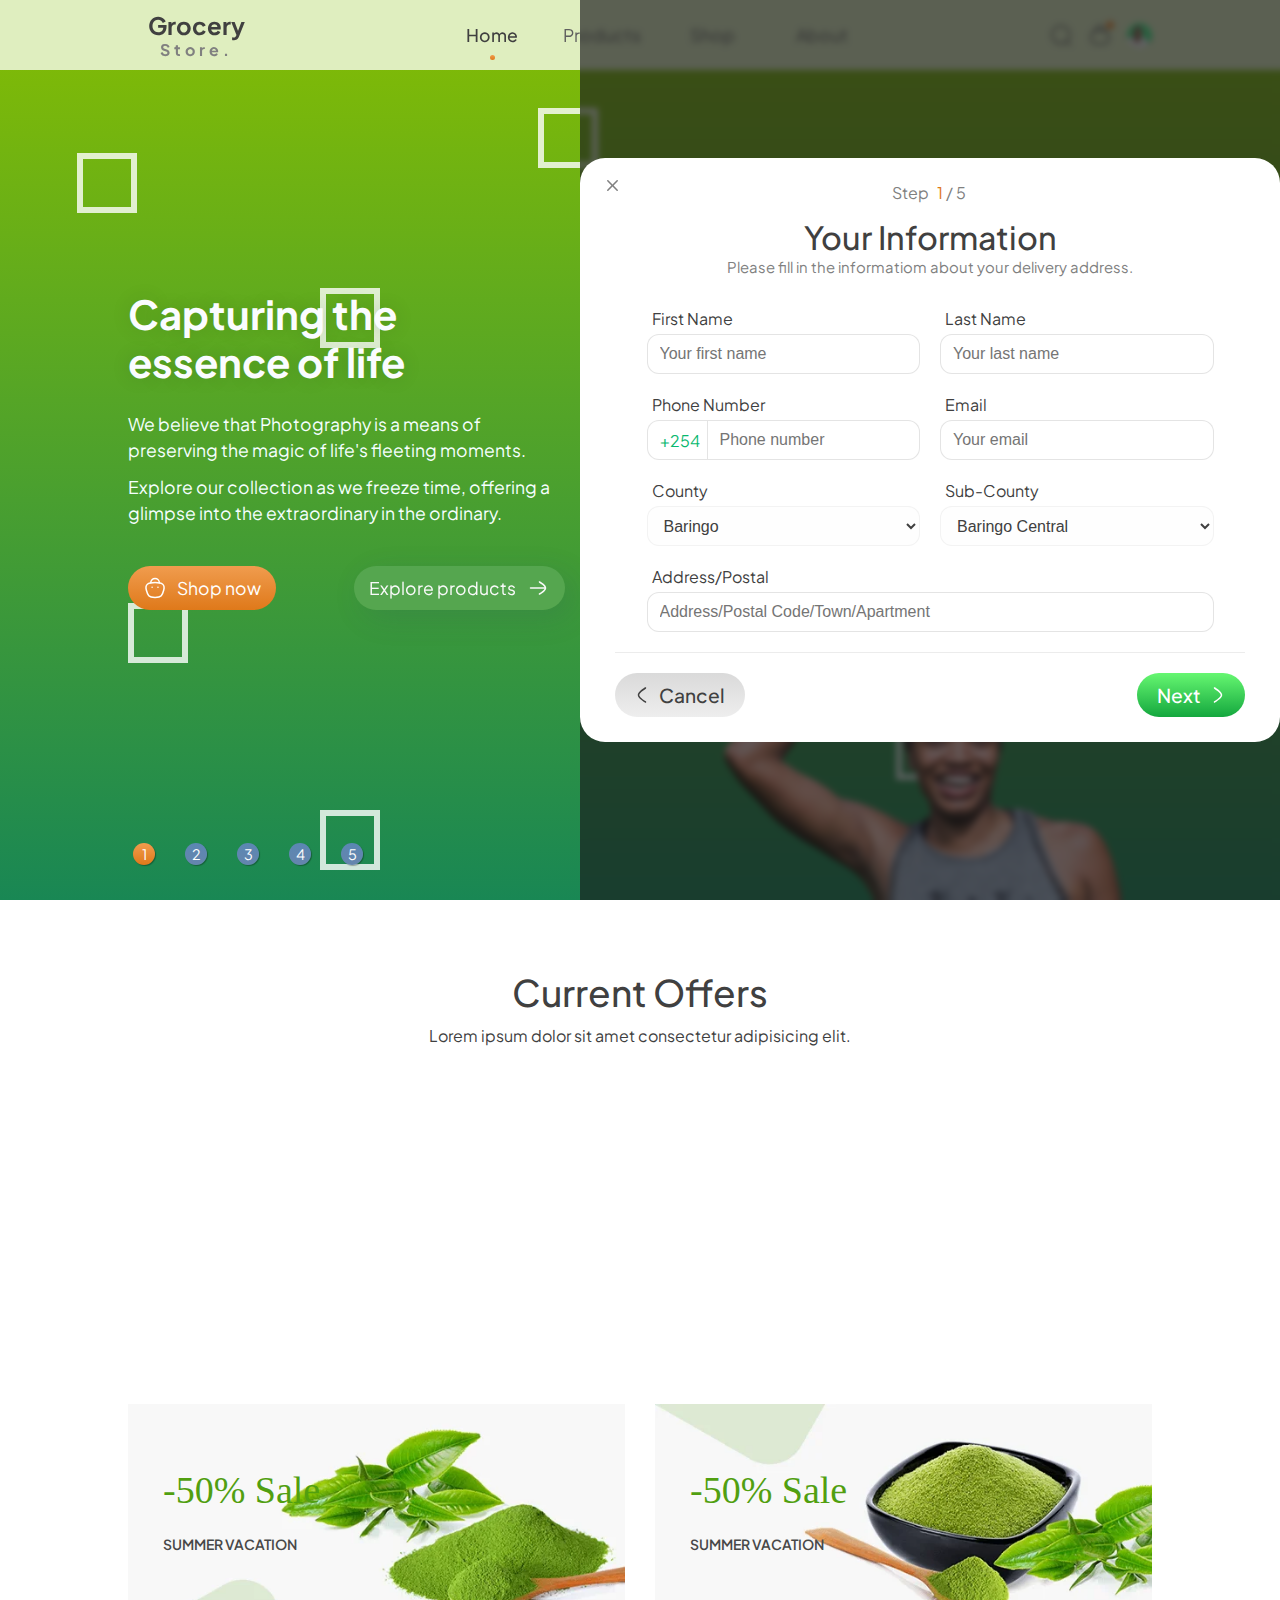
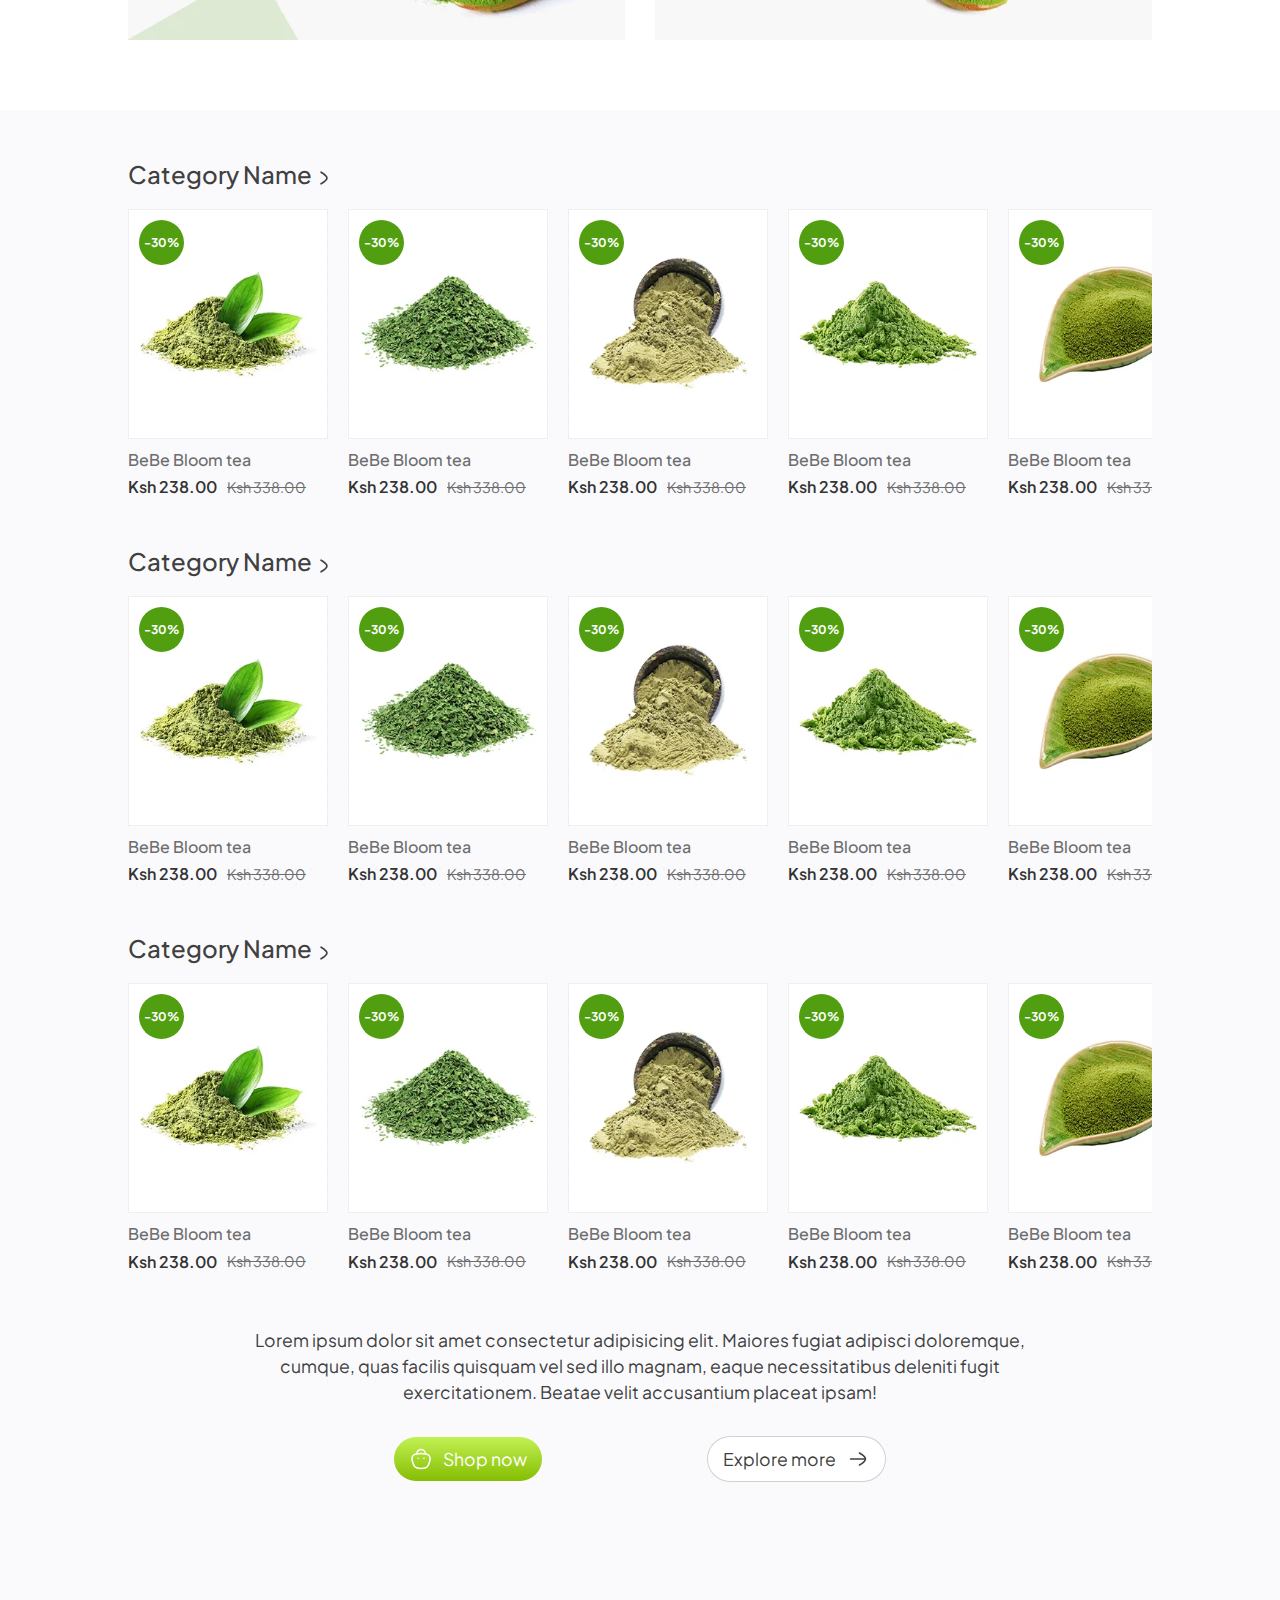
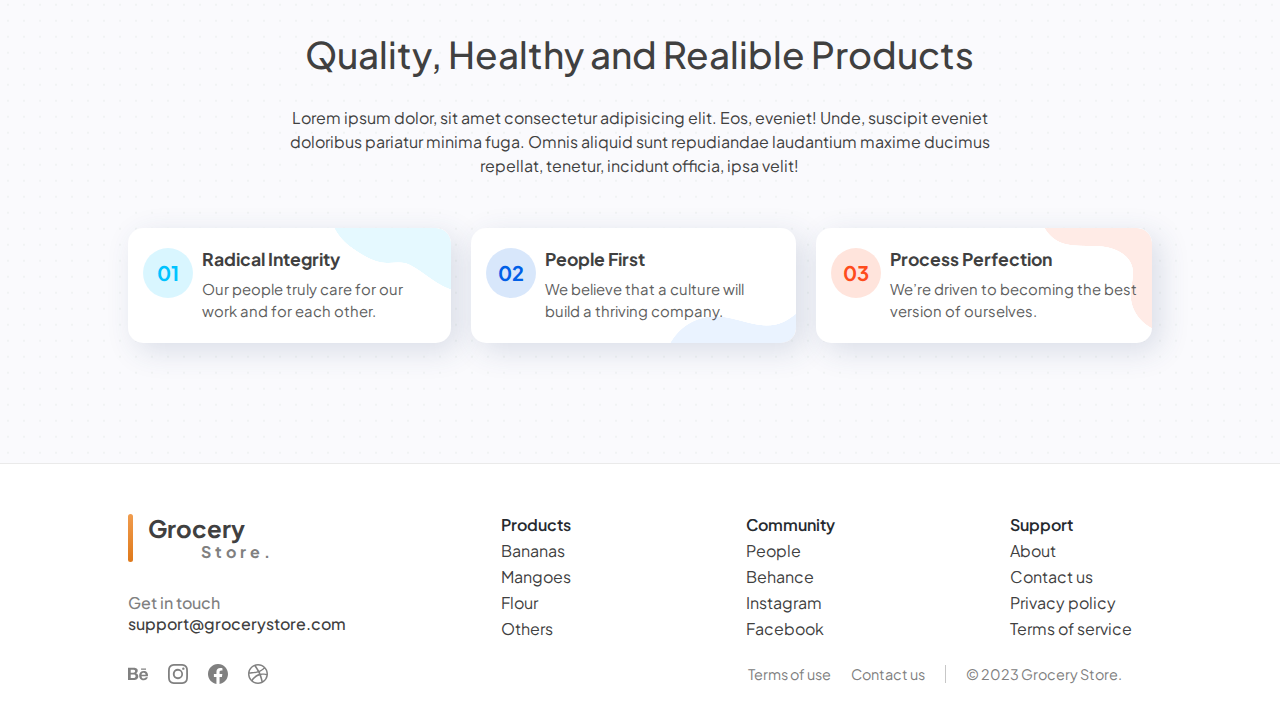
<file: index.html>
<!DOCTYPE html>
<html lang="en">

<head>
	<meta charset="UTF-8">
	<meta name="viewport" content="width=device-width, initial-scale=1.0">


	<link rel="stylesheet" href="css/icon/bulk-style.css">
	<link rel="stylesheet" href="css/icon/style.css">

	<link rel="stylesheet" href="css/style.css">
	<link rel="stylesheet" href="css/header.css">

	<link rel="stylesheet" href="css/res.css">

	<title>Storyteller Arts</title>

	<script type="module">
		//Custom Elements
		import ModalProduct from "./js/modal.product.js";
		import ModalCheckout from "./js/modal.checkout.js";
		import ProductItem from "./js/product.item.js";


		//Register Elements
		customElements.define("modal-product", ModalProduct);
		customElements.define("modal-checkout", ModalCheckout);
		customElements.define("product-item", ProductItem);

	</script>
</head>

<body>
	<modal-checkout></modal-checkout>
	<div id="modal-container"></div>
	<main class="main">
		<header class="header">
			<div class="logo">
				<span class="bar"></span>
				<h2 class="main">Grocery</h2>
				<span class="art">Store.</span>
			</div>
			<ul class="item-links">
				<li class="item-link active">
					<a href="" class="link">
						<span class="link-text">Home</span>
						<span class="bar"></span>
					</a>
				</li>
				<li class="item-link">
					<a href="" class="link">
						<span class="link-text">Products</span>
						<span class="bar"></span>
					</a>
				</li>
				<li class="item-link">
					<a href="products.html" class="link">
						<span class="link-text">Shop</span>
						<span class="bar"></span>
					</a>
				</li>
				<li class="item-link">
					<a href="" class="link">
						<span class="link-text">About</span>
						<span class="bar"></span>
					</a>
				</li>
			</ul>
			<div class="utility">
				<span class="item search" title="search">
					<svg width="24" height="24" viewBox="0 0 24 24" fill="none" xmlns="http://www.w3.org/2000/svg">
						<circle cx="11.7666" cy="11.7667" r="8.98856" stroke="currentColor" stroke-width="1.5"
							stroke-linecap="round" stroke-linejoin="round" />
						<path d="M18.0183 18.4853L21.5423 22.0001" stroke="currentColor" stroke-width="1.5" stroke-linecap="round"
							stroke-linejoin="round" />
					</svg>
				</span>
				<span class="item cart" title="cart">
					<svg width="24" height="24" viewBox="0 0 24 24" fill="none" xmlns="http://www.w3.org/2000/svg">
						<path
							d="M15.7497 9.47182V6.43982C15.7547 4.35182 14.0657 2.65482 11.9777 2.64982C9.88874 2.64582 8.19274 4.33482 8.18774 6.42282V9.47182"
							stroke="currentColor" stroke-width="1.5" stroke-linecap="round" stroke-linejoin="round" />
						<path fill-rule="evenodd" clip-rule="evenodd"
							d="M2.94995 14.2076C2.94995 8.91362 5.20495 7.14862 11.969 7.14862C18.733 7.14862 20.988 8.91362 20.988 14.2076C20.988 19.5006 18.733 21.2656 11.969 21.2656C5.20495 21.2656 2.94995 19.5006 2.94995 14.2076Z"
							stroke="currentColor" stroke-width="1.5" stroke-linecap="round" stroke-linejoin="round" />
					</svg>
					<span class="items"></span>
				</span>
				<span class="item profile">
					<span class="picture">
						<img src="img/explore/by/femar.jpg" alt="Profile">
					</span>
					<span class="options">
						<span class="arrow"></span>
						<a href="#" class="option">
							<svg width="24" height="24" viewBox="0 0 24 24" fill="none" xmlns="http://www.w3.org/2000/svg">
								<path fill-rule="evenodd" clip-rule="evenodd"
									d="M11.8445 21.6621C8.15273 21.6621 5 21.0876 5 18.7868C5 16.486 8.13273 14.3621 11.8445 14.3621C15.5364 14.3621 18.6891 16.4654 18.6891 18.7662C18.6891 21.066 15.5564 21.6621 11.8445 21.6621Z"
									stroke="currentColor" stroke-width="1.5" stroke-linecap="round" stroke-linejoin="round" />
								<path fill-rule="evenodd" clip-rule="evenodd"
									d="M11.8372 11.1738C14.26 11.1738 16.2236 9.21015 16.2236 6.78742C16.2236 4.36469 14.26 2.40015 11.8372 2.40015C9.41452 2.40015 7.44998 4.36469 7.44998 6.78742C7.4418 9.20196 9.3918 11.1656 11.8063 11.1738C11.8172 11.1738 11.8272 11.1738 11.8372 11.1738Z"
									stroke="currentColor" stroke-width="1.5" stroke-linecap="round" stroke-linejoin="round" />
							</svg>
							<span class="text">Profile</span>
						</a>
						<a href="#" class="option">
							<svg width="24" height="24" viewBox="0 0 24 24" fill="none" xmlns="http://www.w3.org/2000/svg">
								<path
									d="M16.3638 6.87003C16.3638 4.48403 14.4298 2.55003 12.0438 2.55003C9.65783 2.53903 7.71583 4.46503 7.70483 6.85103V6.87003"
									stroke="currentColor" stroke-width="1.5" stroke-linecap="round" stroke-linejoin="round" />
								<path d="M14.9727 11.3739H14.9267" stroke="currentColor" stroke-width="1.5" stroke-linecap="round"
									stroke-linejoin="round" />
								<path d="M9.14165 11.3739H9.09565" stroke="currentColor" stroke-width="1.5" stroke-linecap="round"
									stroke-linejoin="round" />
								<path fill-rule="evenodd" clip-rule="evenodd"
									d="M12.0342 21.4896C5.52619 21.4896 4.77719 19.4396 3.31619 14.0226C1.85019 8.58863 4.79119 6.55563 12.0342 6.55563C19.2772 6.55563 22.2182 8.58863 20.7522 14.0226C19.2912 19.4396 18.5422 21.4896 12.0342 21.4896Z"
									stroke="currentColor" stroke-width="1.5" stroke-linecap="round" stroke-linejoin="round" />
							</svg>
							<span class="text">Orders</span>
						</a>
						<a href="#" class="option">
							<svg width="24" height="24" viewBox="0 0 24 24" fill="none" xmlns="http://www.w3.org/2000/svg">
								<path fill-rule="evenodd" clip-rule="evenodd"
									d="M12 9.50012C13.3809 9.50012 14.5 10.6192 14.5 12.0001C14.5 13.381 13.3809 14.5001 12 14.5001C10.6191 14.5001 9.5 13.381 9.5 12.0001C9.5 10.6192 10.6191 9.50012 12 9.50012Z"
									stroke="currentColor" stroke-width="1.5" stroke-linecap="round" stroke-linejoin="round" />
								<path fill-rule="evenodd" clip-rule="evenodd"
									d="M20.168 7.25037V7.25037C19.4845 6.05812 17.9712 5.65016 16.7885 6.33865C15.7598 6.93625 14.4741 6.1885 14.4741 4.9923C14.4741 3.61632 13.3659 2.50012 11.9998 2.50012V2.50012C10.6337 2.50012 9.52546 3.61632 9.52546 4.9923C9.52546 6.1885 8.23977 6.93625 7.21199 6.33865C6.02829 5.65016 4.51507 6.05812 3.83153 7.25037C3.14896 8.44262 3.55399 9.96677 4.73769 10.6543C5.76546 11.2529 5.76546 12.7474 4.73769 13.346C3.55399 14.0345 3.14896 15.5586 3.83153 16.7499C4.51507 17.9421 6.02829 18.3501 7.21101 17.6626H7.21199C8.23977 17.064 9.52546 17.8117 9.52546 19.0079V19.0079C9.52546 20.3839 10.6337 21.5001 11.9998 21.5001V21.5001C13.3659 21.5001 14.4741 20.3839 14.4741 19.0079V19.0079C14.4741 17.8117 15.7598 17.064 16.7885 17.6626C17.9712 18.3501 19.4845 17.9421 20.168 16.7499C20.8515 15.5586 20.4455 14.0345 19.2628 13.346H19.2618C18.2341 12.7474 18.2341 11.2529 19.2628 10.6543C20.4455 9.96677 20.8515 8.44262 20.168 7.25037Z"
									stroke="currentColor" stroke-width="1.5" stroke-linecap="round" stroke-linejoin="round" />
							</svg>
							<span class="text">Settings</span>
						</a>
						<a href="#" class="option logout">
							<svg width="24" height="24" viewBox="0 0 24 24" fill="none" xmlns="http://www.w3.org/2000/svg">
								<path d="M21.791 12.1208H9.75" stroke="currentColor" stroke-width="1.5" stroke-linecap="round"
									stroke-linejoin="round" />
								<path d="M18.8643 9.20477L21.7923 12.1208L18.8643 15.0368" stroke="currentColor" stroke-width="1.5"
									stroke-linecap="round" stroke-linejoin="round" />
								<path
									d="M16.3599 7.63C16.0299 4.05 14.6899 2.75 9.35986 2.75C2.25886 2.75 2.25886 5.06 2.25886 12C2.25886 18.94 2.25886 21.25 9.35986 21.25C14.6899 21.25 16.0299 19.95 16.3599 16.37"
									stroke="currentColor" stroke-width="1.5" stroke-linecap="round" stroke-linejoin="round" />
							</svg>
							<span class="text">Logout</span>
						</a>
					</span>
				</span>
			</div>
		</header>
		<section class="landing">
			<div class="wrapper">
				<div class="box">
					<div></div>
					<div></div>
					<div></div>
					<div></div>
					<div></div>
					<div></div>
					<div></div>
					<div></div>
					<div></div>
					<div></div>
				</div>
			</div>
			<div class="content-one">
				<div class="text">
					<h2 class="title">Capturing the <br /> essence of life</h2>
					<p class="decription">
						We believe that Photography is a means of preserving the magic of life's fleeting moments.
					</p>
					<p class="decription">
						Explore our collection as we freeze time, offering a glimpse into the extraordinary in the ordinary.
					</p>
					<div class="actions">
						<a href="" class="action shop" id="shop-now">
							<svg width="24" height="24" viewBox="0 0 24 24" fill="none" xmlns="http://www.w3.org/2000/svg">
								<path
									d="M16.3638 6.87003C16.3638 4.48403 14.4298 2.55003 12.0438 2.55003C9.65783 2.53903 7.71583 4.46503 7.70483 6.85103V6.87003"
									stroke="currentColor" stroke-width="1.5" stroke-linecap="round" stroke-linejoin="round" />
								<path d="M14.9727 11.3739H14.9267" stroke="currentColor" stroke-width="1.5" stroke-linecap="round"
									stroke-linejoin="round" />
								<path d="M9.14165 11.3739H9.09565" stroke="currentColor" stroke-width="1.5" stroke-linecap="round"
									stroke-linejoin="round" />
								<path fill-rule="evenodd" clip-rule="evenodd"
									d="M12.0342 21.4896C5.52619 21.4896 4.77719 19.4396 3.31619 14.0226C1.85019 8.58863 4.79119 6.55563 12.0342 6.55563C19.2772 6.55563 22.2182 8.58863 20.7522 14.0226C19.2912 19.4396 18.5422 21.4896 12.0342 21.4896Z"
									stroke="currentColor" stroke-width="1.5" stroke-linecap="round" stroke-linejoin="round" />
							</svg>
							<span class="text">Shop now</span>
						</a>
						<a href="" class="action explore">
							<span class="text">Explore products</span>
							<svg width="24" height="24" viewBox="0 0 24 24" fill="none" xmlns="http://www.w3.org/2000/svg">
								<path
									d="M13.8055 5.31595C13.6935 5.25395 13.5715 5.22595 13.4515 5.22595C13.1835 5.22595 12.9265 5.36895 12.7905 5.61995C12.5945 5.98495 12.7295 6.43995 13.0945 6.63595C14.9757 7.65095 17.8054 9.64262 18.56 11.2502L4.5 11.2502C4.086 11.2502 3.75 11.5862 3.75 12.0002C3.75 12.4142 4.086 12.7502 4.5 12.7502L18.5584 12.7502C17.8014 14.3594 14.9743 16.3498 13.0945 17.365C12.7295 17.562 12.5945 18.016 12.7905 18.381C12.9875 18.745 13.4445 18.88 13.8055 18.685C14.4665 18.33 20.2505 15.1209 20.2505 11.998C20.2505 8.87895 14.4665 5.67095 13.8055 5.31595Z"
									fill="black" />
							</svg>
						</a>
					</div>
				</div>
				<div class="image">
					<div class="back-color"></div>
					<img src="img/landing/bananas.png" alt="Image" srcset="">
				</div>
			</div>
			<div class="content-one second">
				<div class="text">
					<h2 class="title">Discover the <br /> world in every click</h2>
					<p class="decription">
						Photography is our language, and every frame speaks universal truth.
					</p>
					<p class="decription">
						Come along on our journey as we unveil the world's hidden treasures, each click capturing a story waiting to
						be told.
					</p>
					<div class="actions">
						<a href="" class="action shop" id="shop-now">
							<svg width="24" height="24" viewBox="0 0 24 24" fill="none" xmlns="http://www.w3.org/2000/svg">
								<path
									d="M16.3638 6.87003C16.3638 4.48403 14.4298 2.55003 12.0438 2.55003C9.65783 2.53903 7.71583 4.46503 7.70483 6.85103V6.87003"
									stroke="currentColor" stroke-width="1.5" stroke-linecap="round" stroke-linejoin="round" />
								<path d="M14.9727 11.3739H14.9267" stroke="currentColor" stroke-width="1.5" stroke-linecap="round"
									stroke-linejoin="round" />
								<path d="M9.14165 11.3739H9.09565" stroke="currentColor" stroke-width="1.5" stroke-linecap="round"
									stroke-linejoin="round" />
								<path fill-rule="evenodd" clip-rule="evenodd"
									d="M12.0342 21.4896C5.52619 21.4896 4.77719 19.4396 3.31619 14.0226C1.85019 8.58863 4.79119 6.55563 12.0342 6.55563C19.2772 6.55563 22.2182 8.58863 20.7522 14.0226C19.2912 19.4396 18.5422 21.4896 12.0342 21.4896Z"
									stroke="currentColor" stroke-width="1.5" stroke-linecap="round" stroke-linejoin="round" />
							</svg>
							<span class="text">Shop now</span>
						</a>
						<a href="" class="action explore">
							<span class="text">Explore products</span>
							<svg width="24" height="24" viewBox="0 0 24 24" fill="none" xmlns="http://www.w3.org/2000/svg">
								<path
									d="M13.8055 5.31595C13.6935 5.25395 13.5715 5.22595 13.4515 5.22595C13.1835 5.22595 12.9265 5.36895 12.7905 5.61995C12.5945 5.98495 12.7295 6.43995 13.0945 6.63595C14.9757 7.65095 17.8054 9.64262 18.56 11.2502L4.5 11.2502C4.086 11.2502 3.75 11.5862 3.75 12.0002C3.75 12.4142 4.086 12.7502 4.5 12.7502L18.5584 12.7502C17.8014 14.3594 14.9743 16.3498 13.0945 17.365C12.7295 17.562 12.5945 18.016 12.7905 18.381C12.9875 18.745 13.4445 18.88 13.8055 18.685C14.4665 18.33 20.2505 15.1209 20.2505 11.998C20.2505 8.87895 14.4665 5.67095 13.8055 5.31595Z"
									fill="black" />
							</svg>
						</a>
					</div>
				</div>
				<div class="image">
					<div class="back-color"></div>
					<img src="img/home/top2.png" alt="Image" srcset="">
				</div>
			</div>
			<div class="content-one third">
				<div class="text">
					<h2 class="title">Unveiling wonders, <br /> one frame at a time</h2>
					<p class="decription">
						Our passion lies in the art of Photography, where every image tells a story waiting to be unveiled.
					</p>
					<p class="decription">
						Dive into our portfolio and immerse yourself into the world of captivating moments and breathtaking vistas.
					</p>
					<div class="actions">
						<a href="" class="action shop" id="shop-now">
							<svg width="24" height="24" viewBox="0 0 24 24" fill="none" xmlns="http://www.w3.org/2000/svg">
								<path
									d="M16.3638 6.87003C16.3638 4.48403 14.4298 2.55003 12.0438 2.55003C9.65783 2.53903 7.71583 4.46503 7.70483 6.85103V6.87003"
									stroke="currentColor" stroke-width="1.5" stroke-linecap="round" stroke-linejoin="round" />
								<path d="M14.9727 11.3739H14.9267" stroke="currentColor" stroke-width="1.5" stroke-linecap="round"
									stroke-linejoin="round" />
								<path d="M9.14165 11.3739H9.09565" stroke="currentColor" stroke-width="1.5" stroke-linecap="round"
									stroke-linejoin="round" />
								<path fill-rule="evenodd" clip-rule="evenodd"
									d="M12.0342 21.4896C5.52619 21.4896 4.77719 19.4396 3.31619 14.0226C1.85019 8.58863 4.79119 6.55563 12.0342 6.55563C19.2772 6.55563 22.2182 8.58863 20.7522 14.0226C19.2912 19.4396 18.5422 21.4896 12.0342 21.4896Z"
									stroke="currentColor" stroke-width="1.5" stroke-linecap="round" stroke-linejoin="round" />
							</svg>
							<span class="text">Shop now</span>
						</a>
						<a href="" class="action explore">
							<span class="text">Learn more</span>
							<svg width="24" height="24" viewBox="0 0 24 24" fill="none" xmlns="http://www.w3.org/2000/svg">
								<path
									d="M13.8055 5.31595C13.6935 5.25395 13.5715 5.22595 13.4515 5.22595C13.1835 5.22595 12.9265 5.36895 12.7905 5.61995C12.5945 5.98495 12.7295 6.43995 13.0945 6.63595C14.9757 7.65095 17.8054 9.64262 18.56 11.2502L4.5 11.2502C4.086 11.2502 3.75 11.5862 3.75 12.0002C3.75 12.4142 4.086 12.7502 4.5 12.7502L18.5584 12.7502C17.8014 14.3594 14.9743 16.3498 13.0945 17.365C12.7295 17.562 12.5945 18.016 12.7905 18.381C12.9875 18.745 13.4445 18.88 13.8055 18.685C14.4665 18.33 20.2505 15.1209 20.2505 11.998C20.2505 8.87895 14.4665 5.67095 13.8055 5.31595Z"
									fill="black" />
							</svg>
						</a>
					</div>
				</div>
				<div class="image">
					<div class="back-color"></div>
					<img src="img/home/top3.png" alt="Image" srcset="">
				</div>
			</div>
			<div class="content-one forth">
				<div class="text">
					<h2 class="title">Through the <br /> lens of beauty</h2>
					<p class="decription">
						Welcome to our visual odyssey, where we capture the beauty of the world through lenses.
					</p>
					<p class="decription">
						Join us on an exploration of diverse landscapes, vibrant cultures, and the timeless art of photography.
					</p>
					<div class="actions">
						<a href="" class="action shop" id="shop-now">
							<svg width="24" height="24" viewBox="0 0 24 24" fill="none" xmlns="http://www.w3.org/2000/svg">
								<path
									d="M16.3638 6.87003C16.3638 4.48403 14.4298 2.55003 12.0438 2.55003C9.65783 2.53903 7.71583 4.46503 7.70483 6.85103V6.87003"
									stroke="currentColor" stroke-width="1.5" stroke-linecap="round" stroke-linejoin="round" />
								<path d="M14.9727 11.3739H14.9267" stroke="currentColor" stroke-width="1.5" stroke-linecap="round"
									stroke-linejoin="round" />
								<path d="M9.14165 11.3739H9.09565" stroke="currentColor" stroke-width="1.5" stroke-linecap="round"
									stroke-linejoin="round" />
								<path fill-rule="evenodd" clip-rule="evenodd"
									d="M12.0342 21.4896C5.52619 21.4896 4.77719 19.4396 3.31619 14.0226C1.85019 8.58863 4.79119 6.55563 12.0342 6.55563C19.2772 6.55563 22.2182 8.58863 20.7522 14.0226C19.2912 19.4396 18.5422 21.4896 12.0342 21.4896Z"
									stroke="currentColor" stroke-width="1.5" stroke-linecap="round" stroke-linejoin="round" />
							</svg>
							<span class="text">Shop now</span>
						</a>
						<a href="" class="action explore">
							<span class="text">Explore products</span>
							<svg width="24" height="24" viewBox="0 0 24 24" fill="none" xmlns="http://www.w3.org/2000/svg">
								<path
									d="M13.8055 5.31595C13.6935 5.25395 13.5715 5.22595 13.4515 5.22595C13.1835 5.22595 12.9265 5.36895 12.7905 5.61995C12.5945 5.98495 12.7295 6.43995 13.0945 6.63595C14.9757 7.65095 17.8054 9.64262 18.56 11.2502L4.5 11.2502C4.086 11.2502 3.75 11.5862 3.75 12.0002C3.75 12.4142 4.086 12.7502 4.5 12.7502L18.5584 12.7502C17.8014 14.3594 14.9743 16.3498 13.0945 17.365C12.7295 17.562 12.5945 18.016 12.7905 18.381C12.9875 18.745 13.4445 18.88 13.8055 18.685C14.4665 18.33 20.2505 15.1209 20.2505 11.998C20.2505 8.87895 14.4665 5.67095 13.8055 5.31595Z"
									fill="black" />
							</svg>
						</a>
					</div>
				</div>
				<div class="image">
					<div class="back-color"></div>
					<img src="img/home/top4.png" alt="Image" srcset="">
				</div>
			</div>
			<div class="content-one fifth">
				<div class="text">
					<h2 class="title">Journey into moments,<br /> and infinite stories. </h2>
					<p class="decription">
						In the world of photography, every shutter click ia a journey into the unknown.
					</p>
					<p class="decription">
						Join us as we dive into realm of infinite stories, where each image a chapter in the book of life's wonders.
					</p>
					<div class="actions">
						<a href="" class="action shop" id="shop-now">
							<svg width="24" height="24" viewBox="0 0 24 24" fill="none" xmlns="http://www.w3.org/2000/svg">
								<path
									d="M16.3638 6.87003C16.3638 4.48403 14.4298 2.55003 12.0438 2.55003C9.65783 2.53903 7.71583 4.46503 7.70483 6.85103V6.87003"
									stroke="currentColor" stroke-width="1.5" stroke-linecap="round" stroke-linejoin="round" />
								<path d="M14.9727 11.3739H14.9267" stroke="currentColor" stroke-width="1.5" stroke-linecap="round"
									stroke-linejoin="round" />
								<path d="M9.14165 11.3739H9.09565" stroke="currentColor" stroke-width="1.5" stroke-linecap="round"
									stroke-linejoin="round" />
								<path fill-rule="evenodd" clip-rule="evenodd"
									d="M12.0342 21.4896C5.52619 21.4896 4.77719 19.4396 3.31619 14.0226C1.85019 8.58863 4.79119 6.55563 12.0342 6.55563C19.2772 6.55563 22.2182 8.58863 20.7522 14.0226C19.2912 19.4396 18.5422 21.4896 12.0342 21.4896Z"
									stroke="currentColor" stroke-width="1.5" stroke-linecap="round" stroke-linejoin="round" />
							</svg>
							<span class="text">Shop now</span>
						</a>
						<a href="" class="action explore">
							<span class="text">Explore products</span>
							<svg width="24" height="24" viewBox="0 0 24 24" fill="none" xmlns="http://www.w3.org/2000/svg">
								<path
									d="M13.8055 5.31595C13.6935 5.25395 13.5715 5.22595 13.4515 5.22595C13.1835 5.22595 12.9265 5.36895 12.7905 5.61995C12.5945 5.98495 12.7295 6.43995 13.0945 6.63595C14.9757 7.65095 17.8054 9.64262 18.56 11.2502L4.5 11.2502C4.086 11.2502 3.75 11.5862 3.75 12.0002C3.75 12.4142 4.086 12.7502 4.5 12.7502L18.5584 12.7502C17.8014 14.3594 14.9743 16.3498 13.0945 17.365C12.7295 17.562 12.5945 18.016 12.7905 18.381C12.9875 18.745 13.4445 18.88 13.8055 18.685C14.4665 18.33 20.2505 15.1209 20.2505 11.998C20.2505 8.87895 14.4665 5.67095 13.8055 5.31595Z"
									fill="black" />
							</svg>
						</a>
					</div>
				</div>
				<div class="image">
					<div class="back-color"></div>
					<img src="img/home/top6.png" alt="Image" srcset="">
				</div>
			</div>
			<div class="numbers">
				<span class="no active">
					<span class="pick">1</span>
				</span>
				<span class="no">
					<span class="pick">2</span>
				</span>
				<span class="no">
					<span class="pick">3</span>
				</span>
				<span class="no">
					<span class="pick">4</span>
				</span>
				<span class="no">
					<span class="pick">5</span>
				</span>
			</div>
		</section>
		<section class="banners">
			<div class="services-head">
				<h2 class="title">Current Offers</h2>
				<p class="description">Lorem ipsum dolor sit amet consectetur adipisicing elit.</p>
			</div>
			<div class="banners-container">
				<div class="single-banner left">
					<a href="#">
						<img src="img/product/banners/banner-1.webp" alt="Banner image">
					</a>
					<div class="banner-content">
						<h4>-50% Sale</h4>
						<h5>Summer Vacation</h5>
					</div>
				</div>
				<div class="single-banner left">
					<a href="#">
						<img src="img/product/banners/banner-2.webp" alt="Banner image">
					</a>
					<div class="banner-content">
						<h4>-50% Sale</h4>
						<h5>Summer Vacation</h5>
					</div>
				</div>
			</div>
		</section>
		<section class="featured">
			<div id="products-container">
				<div class="category">
					<div class="head">
						<h4 class="title">Category Name</h4>
						<svg width="24" height="24" viewBox="0 0 24 24" fill="none" xmlns="http://www.w3.org/2000/svg">
							<path d="M8.5 5.00012C8.5 5.00012 15.5 9.14412 15.5 12.0001C15.5 14.8551 8.5 19.0001 8.5 19.0001"
								stroke="currentColor" stroke-width="1.5" stroke-linecap="round" stroke-linejoin="round" />
						</svg>
					</div>

					<div id="left-nav" class="nav">
						<svg xmlns="http://www.w3.org/2000/svg" width="16" height="16" fill="currentColor" class="bi bi-chevron-left"
							viewBox="0 0 16 16">
							<path fill-rule="evenodd"
								d="M11.354 1.646a.5.5 0 0 1 0 .708L5.707 8l5.647 5.646a.5.5 0 0 1-.708.708l-6-6a.5.5 0 0 1 0-.708l6-6a.5.5 0 0 1 .708 0z" />
						</svg>
					</div>
					<div id="right-nav" class="nav">
						<svg xmlns="http://www.w3.org/2000/svg" width="16" height="16" fill="currentColor" class="bi bi-chevron-right"
							viewBox="0 0 16 16">
							<path fill-rule="evenodd"
								d="M4.646 1.646a.5.5 0 0 1 .708 0l6 6a.5.5 0 0 1 0 .708l-6 6a.5.5 0 0 1-.708-.708L10.293 8 4.646 2.354a.5.5 0 0 1 0-.708z" />
						</svg>
					</div>

					<div class="products">
						<product-item product-name="BeBe Bloom tea" current-price="238.00" current-price="238.00"
							previous-price="338.00" image="img/product/product-1.webp">
						</product-item>
						<product-item product-name="BeBe Bloom tea" current-price="238.00" current-price="238.00"
							previous-price="338.00" image="img/product/product-2.webp">
						</product-item>
						<product-item product-name="BeBe Bloom tea" current-price="238.00" current-price="238.00"
							previous-price="338.00" image="img/product/product-3.webp">
						</product-item>
						<product-item product-name="BeBe Bloom tea" current-price="238.00" current-price="238.00"
							previous-price="338.00" image="img/product/product-4.webp">
						</product-item>
						<product-item product-name="BeBe Bloom tea" current-price="238.00" current-price="238.00"
							previous-price="338.00" image="img/product/product-5.webp">
						</product-item>
						<product-item product-name="BeBe Bloom tea" current-price="238.00" current-price="238.00"
							previous-price="338.00" image="img/product/product-6.webp">
						</product-item>
						<product-item product-name="BeBe Bloom tea" current-price="238.00" current-price="238.00"
							previous-price="338.00" image="img/product/product-7.webp">
						</product-item>
						<product-item product-name="BeBe Bloom tea" current-price="238.00" current-price="238.00"
							previous-price="338.00" image="img/product/product-8.webp">
						</product-item>

					</div>
				</div>

				<div class="category">
					<div class="head">
						<h4 class="title">Category Name</h4>
						<svg width="24" height="24" viewBox="0 0 24 24" fill="none" xmlns="http://www.w3.org/2000/svg">
							<path d="M8.5 5.00012C8.5 5.00012 15.5 9.14412 15.5 12.0001C15.5 14.8551 8.5 19.0001 8.5 19.0001"
								stroke="currentColor" stroke-width="1.5" stroke-linecap="round" stroke-linejoin="round" />
						</svg>
					</div>
					<div id="left-nav" class="nav">
						<svg xmlns="http://www.w3.org/2000/svg" width="16" height="16" fill="currentColor" class="bi bi-chevron-left"
							viewBox="0 0 16 16">
							<path fill-rule="evenodd"
								d="M11.354 1.646a.5.5 0 0 1 0 .708L5.707 8l5.647 5.646a.5.5 0 0 1-.708.708l-6-6a.5.5 0 0 1 0-.708l6-6a.5.5 0 0 1 .708 0z" />
						</svg>
					</div>
					<div id="right-nav" class="nav">
						<svg xmlns="http://www.w3.org/2000/svg" width="16" height="16" fill="currentColor" class="bi bi-chevron-right"
							viewBox="0 0 16 16">
							<path fill-rule="evenodd"
								d="M4.646 1.646a.5.5 0 0 1 .708 0l6 6a.5.5 0 0 1 0 .708l-6 6a.5.5 0 0 1-.708-.708L10.293 8 4.646 2.354a.5.5 0 0 1 0-.708z" />
						</svg>
					</div>
					<div class="products">
					
						<product-item product-name="BeBe Bloom tea" current-price="238.00" current-price="238.00" previous-price="338.00"
							image="img/product/product-1.webp">
						</product-item>
						<product-item product-name="BeBe Bloom tea" current-price="238.00" current-price="238.00" previous-price="338.00"
							image="img/product/product-2.webp">
						</product-item>
						<product-item product-name="BeBe Bloom tea" current-price="238.00" current-price="238.00" previous-price="338.00"
							image="img/product/product-3.webp">
						</product-item>
						<product-item product-name="BeBe Bloom tea" current-price="238.00" current-price="238.00" previous-price="338.00"
							image="img/product/product-4.webp">
						</product-item>
						<product-item product-name="BeBe Bloom tea" current-price="238.00" current-price="238.00" previous-price="338.00"
							image="img/product/product-5.webp">
						</product-item>
						<product-item product-name="BeBe Bloom tea" current-price="238.00" current-price="238.00" previous-price="338.00"
							image="img/product/product-6.webp">
						</product-item>
						<product-item product-name="BeBe Bloom tea" current-price="238.00" current-price="238.00" previous-price="338.00"
							image="img/product/product-7.webp">
						</product-item>
						<product-item product-name="BeBe Bloom tea" current-price="238.00" current-price="238.00" previous-price="338.00"
							image="img/product/product-8.webp">
						</product-item>
					
					</div>
				</div>

				<div class="category">
					<div class="head">
						<h4 class="title">Category Name</h4>
						<svg width="24" height="24" viewBox="0 0 24 24" fill="none" xmlns="http://www.w3.org/2000/svg">
							<path d="M8.5 5.00012C8.5 5.00012 15.5 9.14412 15.5 12.0001C15.5 14.8551 8.5 19.0001 8.5 19.0001"
								stroke="currentColor" stroke-width="1.5" stroke-linecap="round" stroke-linejoin="round" />
						</svg>
					</div>
					<div id="left-nav" class="nav">
						<svg xmlns="http://www.w3.org/2000/svg" width="16" height="16" fill="currentColor" class="bi bi-chevron-left"
							viewBox="0 0 16 16">
							<path fill-rule="evenodd"
								d="M11.354 1.646a.5.5 0 0 1 0 .708L5.707 8l5.647 5.646a.5.5 0 0 1-.708.708l-6-6a.5.5 0 0 1 0-.708l6-6a.5.5 0 0 1 .708 0z" />
						</svg>
					</div>
					<div id="right-nav" class="nav">
						<svg xmlns="http://www.w3.org/2000/svg" width="16" height="16" fill="currentColor" class="bi bi-chevron-right"
							viewBox="0 0 16 16">
							<path fill-rule="evenodd"
								d="M4.646 1.646a.5.5 0 0 1 .708 0l6 6a.5.5 0 0 1 0 .708l-6 6a.5.5 0 0 1-.708-.708L10.293 8 4.646 2.354a.5.5 0 0 1 0-.708z" />
						</svg>
					</div>
					<div class="products">
					
						<product-item product-name="BeBe Bloom tea" current-price="238.00" current-price="238.00" previous-price="338.00"
							image="img/product/product-1.webp">
						</product-item>
						<product-item product-name="BeBe Bloom tea" current-price="238.00" current-price="238.00" previous-price="338.00"
							image="img/product/product-2.webp">
						</product-item>
						<product-item product-name="BeBe Bloom tea" current-price="238.00" current-price="238.00" previous-price="338.00"
							image="img/product/product-3.webp">
						</product-item>
						<product-item product-name="BeBe Bloom tea" current-price="238.00" current-price="238.00" previous-price="338.00"
							image="img/product/product-4.webp">
						</product-item>
						<product-item product-name="BeBe Bloom tea" current-price="238.00" current-price="238.00" previous-price="338.00"
							image="img/product/product-5.webp">
						</product-item>
						<product-item product-name="BeBe Bloom tea" current-price="238.00" current-price="238.00" previous-price="338.00"
							image="img/product/product-6.webp">
						</product-item>
						<product-item product-name="BeBe Bloom tea" current-price="238.00" current-price="238.00" previous-price="338.00"
							image="img/product/product-7.webp">
						</product-item>
						<product-item product-name="BeBe Bloom tea" current-price="238.00" current-price="238.00" previous-price="338.00"
							image="img/product/product-8.webp">
						</product-item>
					
					</div>
				</div>
			</div>

			<div class="reserve">
				<p class="description">
					Lorem ipsum dolor sit amet consectetur adipisicing elit. Maiores fugiat adipisci doloremque, cumque, quas
					facilis quisquam vel sed illo magnam, eaque necessitatibus deleniti fugit exercitationem. Beatae velit
					accusantium placeat ipsam!
				</p>
				<div class="actions">
					<a href="" class="action shop" id="shop-now">
						<svg width="24" height="24" viewBox="0 0 24 24" fill="none" xmlns="http://www.w3.org/2000/svg">
							<path
								d="M16.3638 6.87003C16.3638 4.48403 14.4298 2.55003 12.0438 2.55003C9.65783 2.53903 7.71583 4.46503 7.70483 6.85103V6.87003"
								stroke="currentColor" stroke-width="1.5" stroke-linecap="round" stroke-linejoin="round" />
							<path d="M14.9727 11.3739H14.9267" stroke="currentColor" stroke-width="1.5" stroke-linecap="round"
								stroke-linejoin="round" />
							<path d="M9.14165 11.3739H9.09565" stroke="currentColor" stroke-width="1.5" stroke-linecap="round"
								stroke-linejoin="round" />
							<path fill-rule="evenodd" clip-rule="evenodd"
								d="M12.0342 21.4896C5.52619 21.4896 4.77719 19.4396 3.31619 14.0226C1.85019 8.58863 4.79119 6.55563 12.0342 6.55563C19.2772 6.55563 22.2182 8.58863 20.7522 14.0226C19.2912 19.4396 18.5422 21.4896 12.0342 21.4896Z"
								stroke="currentColor" stroke-width="1.5" stroke-linecap="round" stroke-linejoin="round" />
						</svg>
						<span class="text">Shop now</span>
					</a>
					<a href="" class="action explore">
						<span class="text">Explore more</span>
						<svg width="24" height="24" viewBox="0 0 24 24" fill="none" xmlns="http://www.w3.org/2000/svg">
							<path
								d="M13.8055 5.31595C13.6935 5.25395 13.5715 5.22595 13.4515 5.22595C13.1835 5.22595 12.9265 5.36895 12.7905 5.61995C12.5945 5.98495 12.7295 6.43995 13.0945 6.63595C14.9757 7.65095 17.8054 9.64262 18.56 11.2502L4.5 11.2502C4.086 11.2502 3.75 11.5862 3.75 12.0002C3.75 12.4142 4.086 12.7502 4.5 12.7502L18.5584 12.7502C17.8014 14.3594 14.9743 16.3498 13.0945 17.365C12.7295 17.562 12.5945 18.016 12.7905 18.381C12.9875 18.745 13.4445 18.88 13.8055 18.685C14.4665 18.33 20.2505 15.1209 20.2505 11.998C20.2505 8.87895 14.4665 5.67095 13.8055 5.31595Z"
								fill="black" />
						</svg>
					</a>
				</div>
		</section>
		<section class="services last">
			<div class="services-head">
				<h2 class="title">Quality, Healthy and Realible Products</h2>
				<p class="description">Lorem ipsum dolor, sit amet consectetur adipisicing elit. Eos, eveniet! Unde, suscipit
					eveniet doloribus pariatur minima fuga. Omnis aliquid sunt repudiandae laudantium maxime ducimus repellat,
					tenetur, incidunt officia, ipsa velit!</p>
			</div>
			<div class="guaranteed">
				<div class="service box1">
					<div class="number-box">01</div>
					<div class="content-box">
						<h5>Radical Integrity</h5>
						<p>Our people truly care for our work and for each other.</p>
					</div>
				</div>
				<div class="service box2">
					<div class="number-box">02</div>
					<div class="content-box">
						<h5>People First</h5>
						<p>We believe that a culture will build a thriving company.</p>
					</div>
				</div>
				<div class="service box3">
					<div class="number-box">03</div>
					<div class="content-box">
						<h5>Process Perfection</h5>
						<p>We’re driven to becoming the best version of ourselves.</p>
					</div>
				</div>
			</div>
		</section>
	</main>
	<footer class="footer">
		<section class="content">
			<div class="logo-section">
				<div class="logo">
					<span class="bar"></span>
					<h2 class="main">Grocery</h2>
					<span class="art">Store.</span>
				</div>
				<div class="email">
					<span class="text">Get in touch</span>
					<a href="mailto:support@shopstore.com">support@grocerystore.com</a>
				</div>
			</div>
			<div class="footer-links">
				<h2 class="title">Products</h2>
				<ul class="links">
					<li class="link-item">
						<a href="">Bananas</a>
					</li>
					<li class="link-item">
						<a href="">Mangoes</a>
					</li>
					<li class="link-item">
						<a href="">Flour</a>
					</li>
					<li class="link-item">
						<a href="">Others</a>
					</li>
				</ul>
			</div>
			<div class="footer-links">
				<h2 class="title">Community</h2>
				<ul class="links">
					<li class="link-item">
						<a href="">People</a>
					</li>
					<li class="link-item">
						<a href="">Behance</a>
					</li>
					<li class="link-item">
						<a href="">Instagram</a>
					</li>
					<li class="link-item">
						<a href="">Facebook</a>
					</li>
				</ul>
			</div>
			<div class="footer-links">
				<h2 class="title">Support</h2>
				<ul class="links">
					<li class="link-item">
						<a href="">About</a>
					</li>
					<li class="link-item">
						<a href="">Contact us</a>
					</li>
					<li class="link-item">
						<a href="">Privacy policy</a>
					</li>
					<li class="link-item">
						<a href="">Terms of service</a>
					</li>
				</ul>
			</div>
		</section>
		<div class="links">
			<div class="social">
				<a href="http://">
					<svg xmlns="http://www.w3.org/2000/svg" width="16" height="16" fill="currentColor" class="bi bi-behance"
						viewBox="0 0 16 16">
						<path
							d="M4.654 3c.461 0 .887.035 1.278.14.39.07.711.216.996.391.286.176.497.426.641.747.14.32.216.711.216 1.137 0 .496-.106.922-.356 1.242-.215.32-.566.606-.997.817.606.176 1.067.496 1.348.922.281.426.461.957.461 1.563 0 .496-.105.922-.285 1.278a2.317 2.317 0 0 1-.782.887c-.32.215-.711.39-1.137.496a5.329 5.329 0 0 1-1.278.176L0 12.803V3h4.654zm-.285 3.978c.39 0 .71-.105.957-.285.246-.18.355-.497.355-.887 0-.216-.035-.426-.105-.567a.981.981 0 0 0-.32-.355 1.84 1.84 0 0 0-.461-.176c-.176-.035-.356-.035-.567-.035H2.17v2.31c0-.005 2.2-.005 2.2-.005zm.105 4.193c.215 0 .426-.035.606-.07.176-.035.356-.106.496-.216s.25-.215.356-.39c.07-.176.14-.391.14-.641 0-.496-.14-.852-.426-1.102-.285-.215-.676-.32-1.137-.32H2.17v2.734h2.305v.005zm6.858-.035c.286.285.711.426 1.278.426.39 0 .746-.106 1.032-.286.285-.215.46-.426.53-.64h1.74c-.286.851-.712 1.457-1.278 1.848-.566.355-1.243.566-2.06.566a4.135 4.135 0 0 1-1.527-.285 2.827 2.827 0 0 1-1.137-.782 2.851 2.851 0 0 1-.712-1.172c-.175-.461-.25-.957-.25-1.528 0-.531.07-1.032.25-1.493.18-.46.426-.852.747-1.207.32-.32.711-.606 1.137-.782a4.018 4.018 0 0 1 1.493-.285c.606 0 1.137.105 1.598.355.46.25.817.532 1.102.958.285.39.496.851.641 1.348.07.496.105.996.07 1.563h-5.15c0 .58.21 1.11.496 1.396zm2.24-3.732c-.25-.25-.642-.391-1.103-.391-.32 0-.566.07-.781.176-.215.105-.356.25-.496.39a.957.957 0 0 0-.25.497c-.036.175-.07.32-.07.46h3.196c-.07-.526-.25-.882-.497-1.132zm-3.127-3.728h3.978v.957h-3.978v-.957z" />
					</svg>
				</a>
				<a href="http://">
					<svg xmlns="http://www.w3.org/2000/svg" width="16" height="16" fill="currentColor" class="bi bi-instagram"
						viewBox="0 0 16 16">
						<path
							d="M8 0C5.829 0 5.556.01 4.703.048 3.85.088 3.269.222 2.76.42a3.917 3.917 0 0 0-1.417.923A3.927 3.927 0 0 0 .42 2.76C.222 3.268.087 3.85.048 4.7.01 5.555 0 5.827 0 8.001c0 2.172.01 2.444.048 3.297.04.852.174 1.433.372 1.942.205.526.478.972.923 1.417.444.445.89.719 1.416.923.51.198 1.09.333 1.942.372C5.555 15.99 5.827 16 8 16s2.444-.01 3.298-.048c.851-.04 1.434-.174 1.943-.372a3.916 3.916 0 0 0 1.416-.923c.445-.445.718-.891.923-1.417.197-.509.332-1.09.372-1.942C15.99 10.445 16 10.173 16 8s-.01-2.445-.048-3.299c-.04-.851-.175-1.433-.372-1.941a3.926 3.926 0 0 0-.923-1.417A3.911 3.911 0 0 0 13.24.42c-.51-.198-1.092-.333-1.943-.372C10.443.01 10.172 0 7.998 0h.003zm-.717 1.442h.718c2.136 0 2.389.007 3.232.046.78.035 1.204.166 1.486.275.373.145.64.319.92.599.28.28.453.546.598.92.11.281.24.705.275 1.485.039.843.047 1.096.047 3.231s-.008 2.389-.047 3.232c-.035.78-.166 1.203-.275 1.485a2.47 2.47 0 0 1-.599.919c-.28.28-.546.453-.92.598-.28.11-.704.24-1.485.276-.843.038-1.096.047-3.232.047s-2.39-.009-3.233-.047c-.78-.036-1.203-.166-1.485-.276a2.478 2.478 0 0 1-.92-.598 2.48 2.48 0 0 1-.6-.92c-.109-.281-.24-.705-.275-1.485-.038-.843-.046-1.096-.046-3.233 0-2.136.008-2.388.046-3.231.036-.78.166-1.204.276-1.486.145-.373.319-.64.599-.92.28-.28.546-.453.92-.598.282-.11.705-.24 1.485-.276.738-.034 1.024-.044 2.515-.045v.002zm4.988 1.328a.96.96 0 1 0 0 1.92.96.96 0 0 0 0-1.92zm-4.27 1.122a4.109 4.109 0 1 0 0 8.217 4.109 4.109 0 0 0 0-8.217zm0 1.441a2.667 2.667 0 1 1 0 5.334 2.667 2.667 0 0 1 0-5.334z" />
					</svg>
				</a>
				<a href="http://">
					<svg xmlns="http://www.w3.org/2000/svg" width="16" height="16" fill="currentColor" class="bi bi-facebook"
						viewBox="0 0 16 16">
						<path
							d="M16 8.049c0-4.446-3.582-8.05-8-8.05C3.58 0-.002 3.603-.002 8.05c0 4.017 2.926 7.347 6.75 7.951v-5.625h-2.03V8.05H6.75V6.275c0-2.017 1.195-3.131 3.022-3.131.876 0 1.791.157 1.791.157v1.98h-1.009c-.993 0-1.303.621-1.303 1.258v1.51h2.218l-.354 2.326H9.25V16c3.824-.604 6.75-3.934 6.75-7.951z" />
					</svg>
				</a>
				<a href="http://">
					<svg xmlns="http://www.w3.org/2000/svg" width="16" height="16" fill="currentColor" class="bi bi-dribbble"
						viewBox="0 0 16 16">
						<path fill-rule="evenodd"
							d="M8 0C3.584 0 0 3.584 0 8s3.584 8 8 8c4.408 0 8-3.584 8-8s-3.592-8-8-8zm5.284 3.688a6.802 6.802 0 0 1 1.545 4.251c-.226-.043-2.482-.503-4.755-.217-.052-.112-.096-.234-.148-.355-.139-.33-.295-.668-.451-.99 2.516-1.023 3.662-2.498 3.81-2.69zM8 1.18c1.735 0 3.323.65 4.53 1.718-.122.174-1.155 1.553-3.584 2.464-1.12-2.056-2.36-3.74-2.551-4A6.95 6.95 0 0 1 8 1.18zm-2.907.642A43.123 43.123 0 0 1 7.627 5.77c-3.193.85-6.013.833-6.317.833a6.865 6.865 0 0 1 3.783-4.78zM1.163 8.01V7.8c.295.01 3.61.053 7.02-.971.199.381.381.772.555 1.162l-.27.078c-3.522 1.137-5.396 4.243-5.553 4.504a6.817 6.817 0 0 1-1.752-4.564zM8 14.837a6.785 6.785 0 0 1-4.19-1.44c.12-.252 1.509-2.924 5.361-4.269.018-.009.026-.009.044-.017a28.246 28.246 0 0 1 1.457 5.18A6.722 6.722 0 0 1 8 14.837zm3.81-1.171c-.07-.417-.435-2.412-1.328-4.868 2.143-.338 4.017.217 4.251.295a6.774 6.774 0 0 1-2.924 4.573z" />
					</svg>
				</a>
			</div>
			<div class="right">
				<a href="http://">Terms of use</a>
				<a href="http://">Contact us</a>
				<span class="copy">&copy 2023 Grocery Store.</span>
			</div>
		</div>
	</footer>
	<script src="js/action.js"></script>
</body>

</html>
</file>
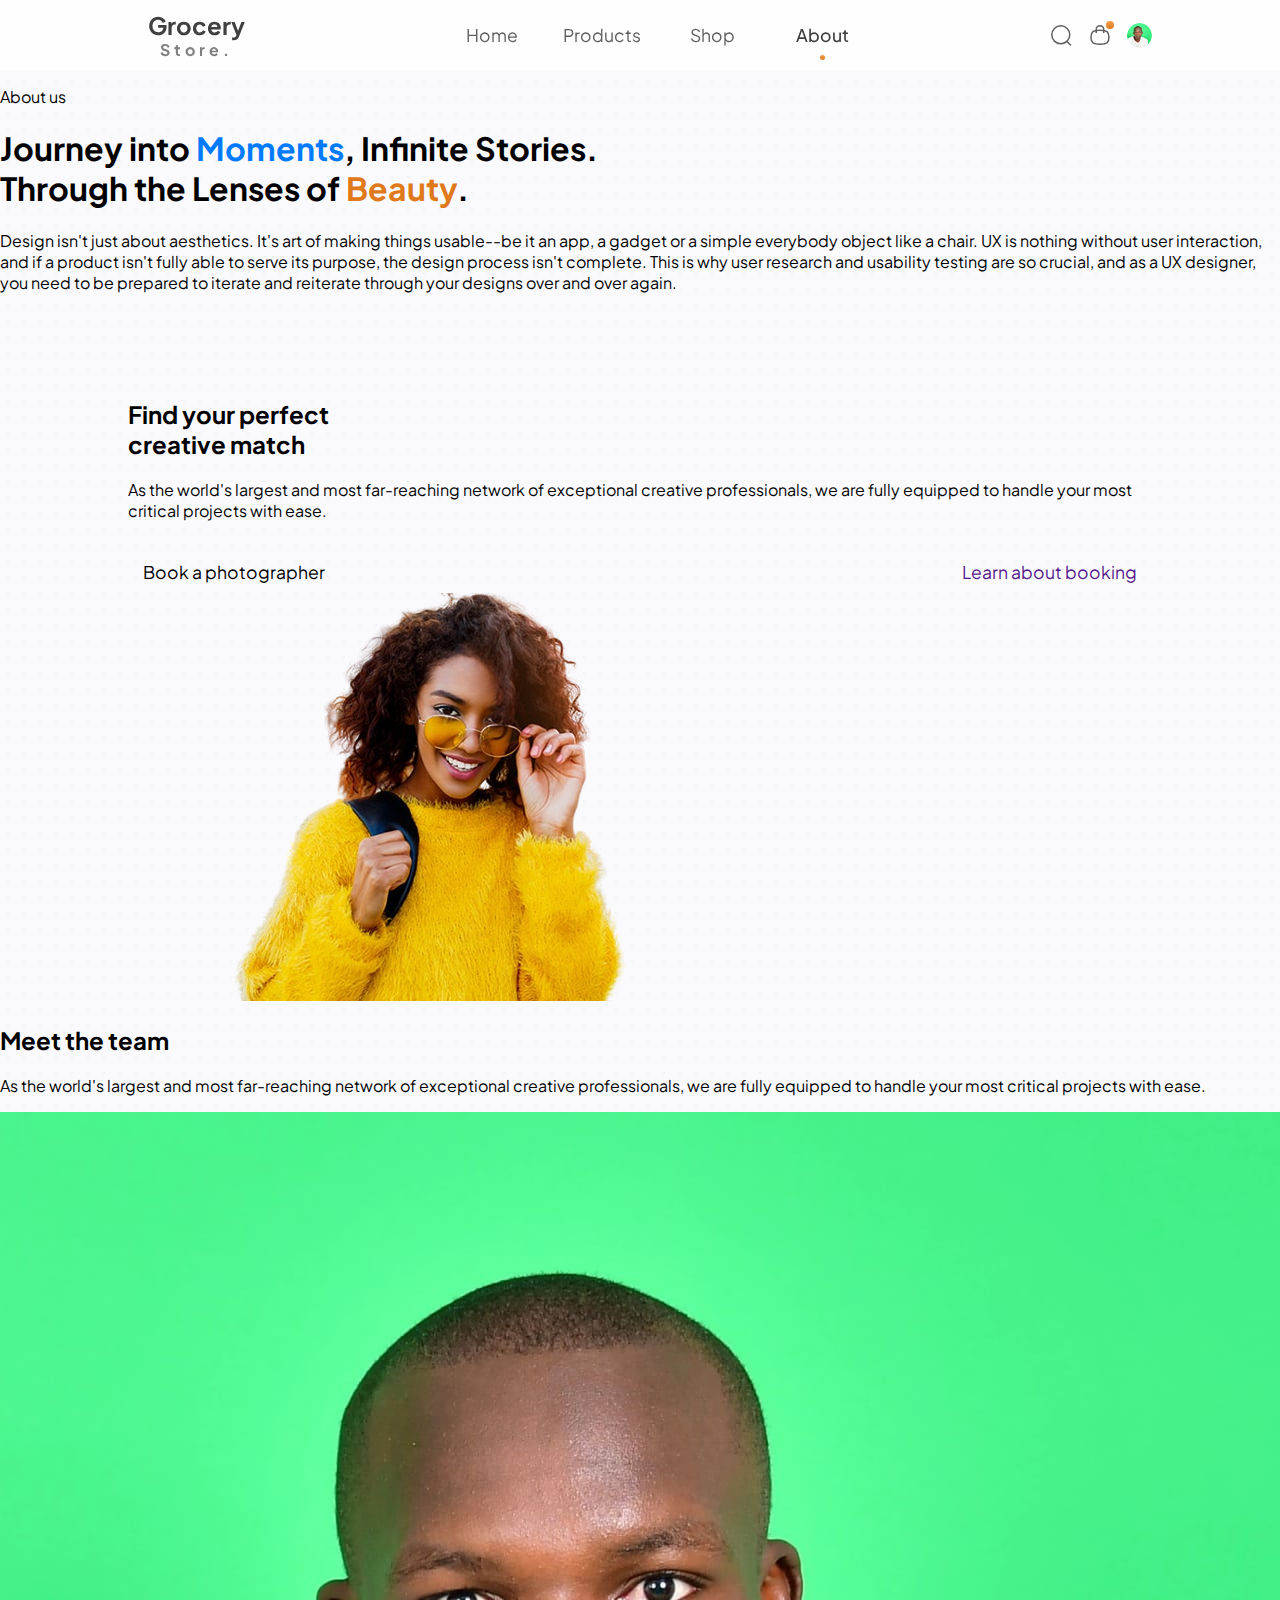
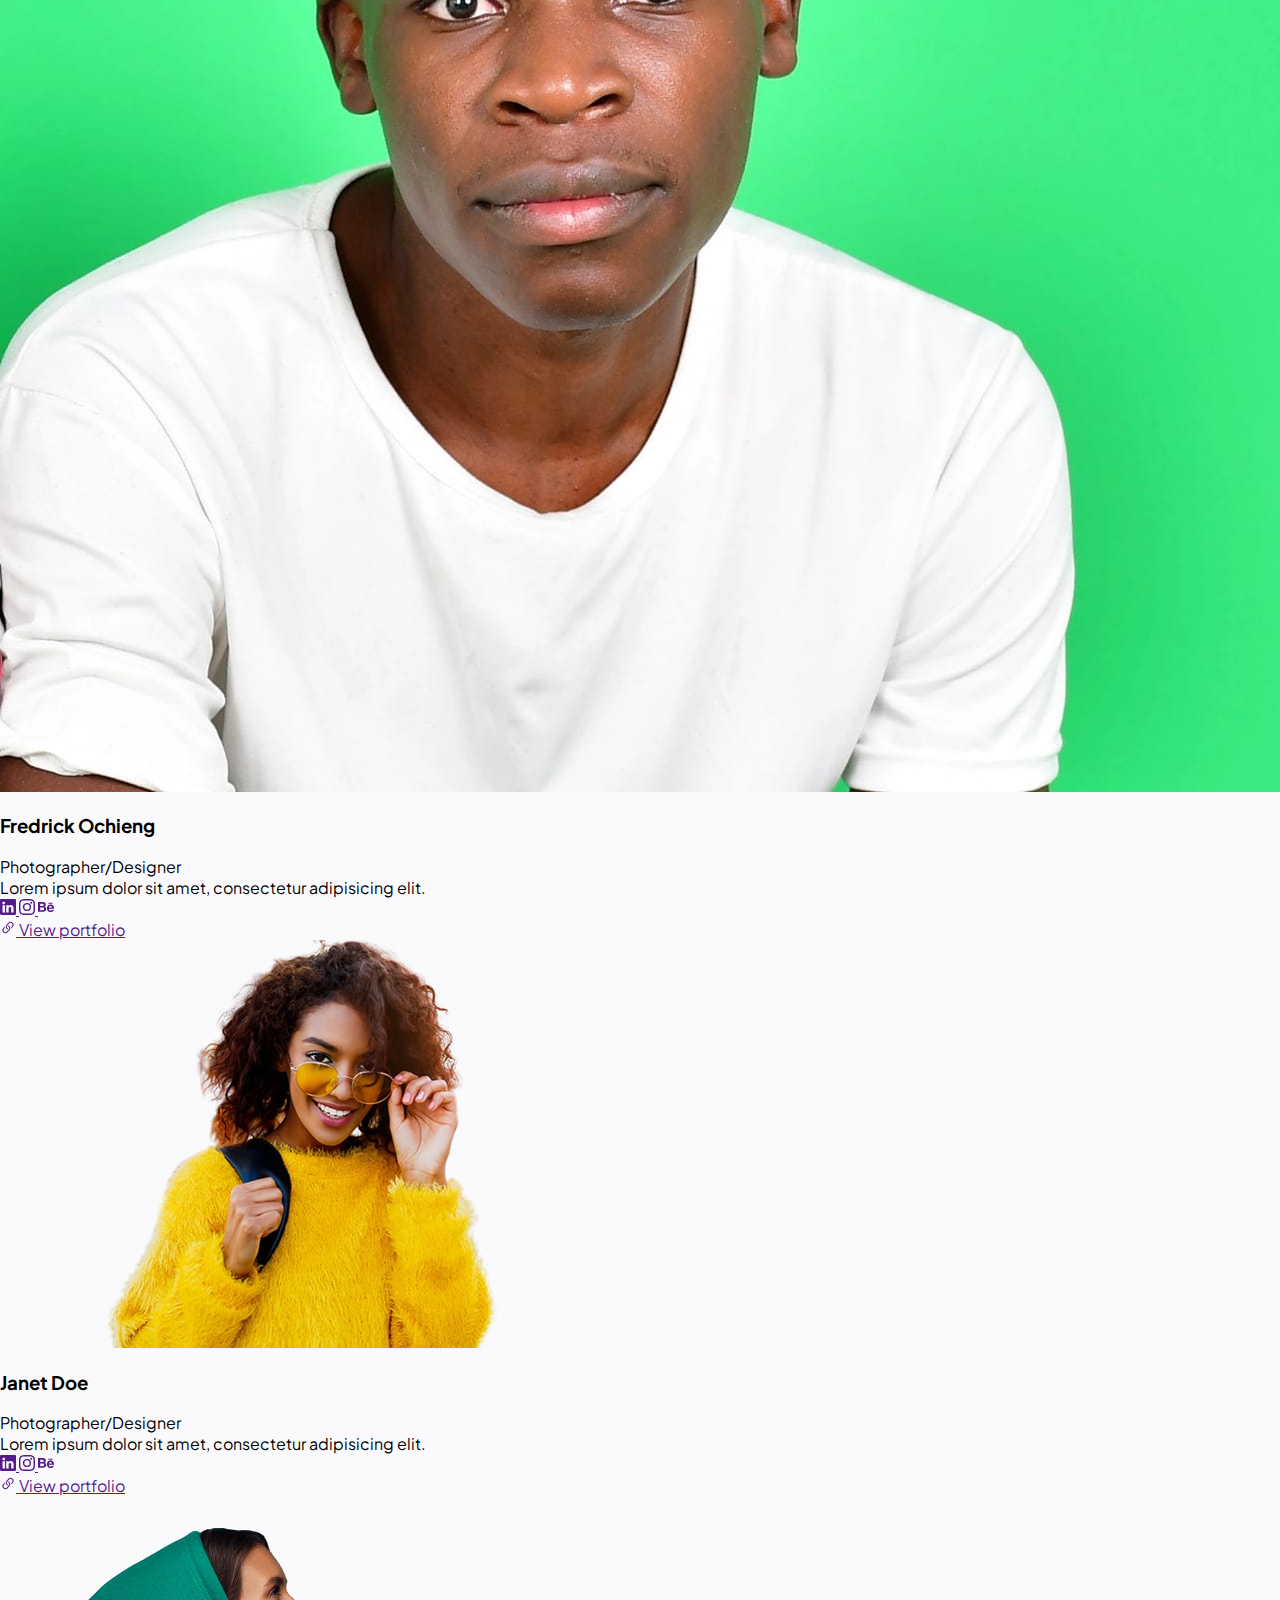
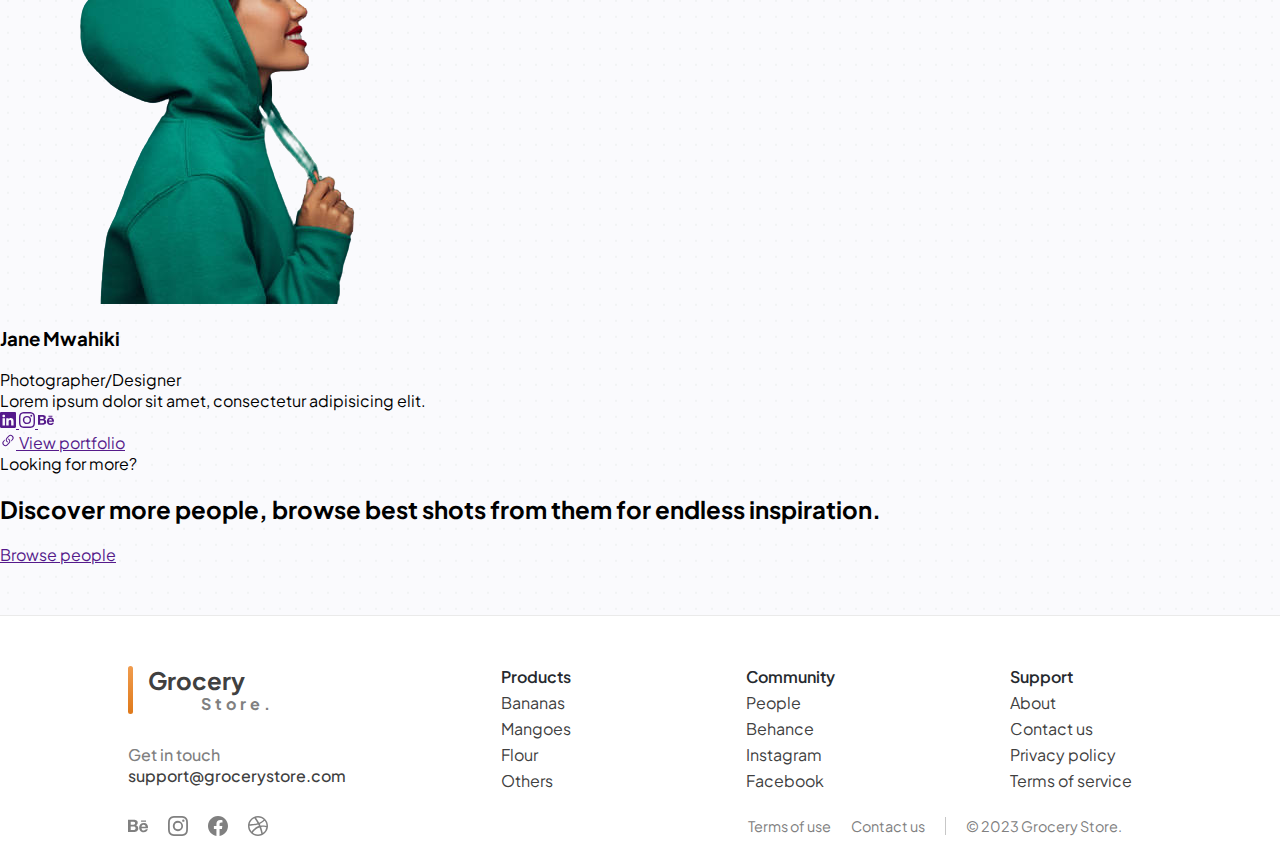
<file: about.html>
<!DOCTYPE html>
<html lang="en">

<head>
	<meta charset="UTF-8">
	<meta name="viewport" content="width=device-width, initial-scale=1.0">


	<link rel="stylesheet" href="css/icon/bulk-style.css">
	<link rel="stylesheet" href="css/icon/style.css">

	<link rel="stylesheet" href="css/style.css">  <link rel="stylesheet" href="css/header.css">

	<link rel="stylesheet" href="css/res.css">

	<title>Storyteller Arts</title>

	<script type="module">
    //Apps-Modals
    import ModalBook from "./js/modal.book.js";

    //Apps-modals
    customElements.define("modal-book", ModalBook);

  </script>

</head>

<body>
  <div id="modal-container"></div>
	<main class="main">
		<header class="header">
			<div class="logo">
				<span class="bar"></span>
				<h2 class="main">Grocery</h2>
				<span class="art">Store.</span>
			</div>
			<ul class="item-links">
				<li class="item-link">
					<a href="" class="link">
						<span class="link-text">Home</span>
						<span class="bar"></span>
					</a>
				</li>
				<li class="item-link">
					<a href="" class="link">
						<span class="link-text">Products</span>
						<span class="bar"></span>
					</a>
				</li>
				<li class="item-link">
					<a href="products.html" class="link">
						<span class="link-text">Shop</span>
						<span class="bar"></span>
					</a>
				</li>
				<li class="item-link active">
					<a href="" class="link">
						<span class="link-text">About</span>
						<span class="bar"></span>
					</a>
				</li>
			</ul>
			<div class="utility">
				<span class="item search" title="search">
					<svg width="24" height="24" viewBox="0 0 24 24" fill="none" xmlns="http://www.w3.org/2000/svg">
						<circle cx="11.7666" cy="11.7667" r="8.98856" stroke="currentColor" stroke-width="1.5" stroke-linecap="round"
							stroke-linejoin="round" />
						<path d="M18.0183 18.4853L21.5423 22.0001" stroke="currentColor" stroke-width="1.5" stroke-linecap="round"
							stroke-linejoin="round" />
					</svg>
				</span>
				<span class="item cart" title="cart">
					<svg width="24" height="24" viewBox="0 0 24 24" fill="none" xmlns="http://www.w3.org/2000/svg">
						<path
							d="M15.7497 9.47182V6.43982C15.7547 4.35182 14.0657 2.65482 11.9777 2.64982C9.88874 2.64582 8.19274 4.33482 8.18774 6.42282V9.47182"
							stroke="currentColor" stroke-width="1.5" stroke-linecap="round" stroke-linejoin="round" />
						<path fill-rule="evenodd" clip-rule="evenodd"
							d="M2.94995 14.2076C2.94995 8.91362 5.20495 7.14862 11.969 7.14862C18.733 7.14862 20.988 8.91362 20.988 14.2076C20.988 19.5006 18.733 21.2656 11.969 21.2656C5.20495 21.2656 2.94995 19.5006 2.94995 14.2076Z"
							stroke="currentColor" stroke-width="1.5" stroke-linecap="round" stroke-linejoin="round" />
					</svg>
					<span class="items"></span>
				</span>
				<span class="item profile">
					<span class="picture">
						<img src="img/explore/by/femar.jpg" alt="Profile">
					</span>
					<span class="options">
						<span class="arrow"></span>
						<a href="#" class="option">
							<svg width="24" height="24" viewBox="0 0 24 24" fill="none" xmlns="http://www.w3.org/2000/svg">
								<path fill-rule="evenodd" clip-rule="evenodd"
									d="M11.8445 21.6621C8.15273 21.6621 5 21.0876 5 18.7868C5 16.486 8.13273 14.3621 11.8445 14.3621C15.5364 14.3621 18.6891 16.4654 18.6891 18.7662C18.6891 21.066 15.5564 21.6621 11.8445 21.6621Z"
									stroke="currentColor" stroke-width="1.5" stroke-linecap="round" stroke-linejoin="round" />
								<path fill-rule="evenodd" clip-rule="evenodd"
									d="M11.8372 11.1738C14.26 11.1738 16.2236 9.21015 16.2236 6.78742C16.2236 4.36469 14.26 2.40015 11.8372 2.40015C9.41452 2.40015 7.44998 4.36469 7.44998 6.78742C7.4418 9.20196 9.3918 11.1656 11.8063 11.1738C11.8172 11.1738 11.8272 11.1738 11.8372 11.1738Z"
									stroke="currentColor" stroke-width="1.5" stroke-linecap="round" stroke-linejoin="round" />
							</svg>
							<span class="text">Profile</span>
						</a>
						<a href="#" class="option">
							<svg width="24" height="24" viewBox="0 0 24 24" fill="none" xmlns="http://www.w3.org/2000/svg">
								<path
									d="M16.3638 6.87003C16.3638 4.48403 14.4298 2.55003 12.0438 2.55003C9.65783 2.53903 7.71583 4.46503 7.70483 6.85103V6.87003"
									stroke="currentColor" stroke-width="1.5" stroke-linecap="round" stroke-linejoin="round" />
								<path d="M14.9727 11.3739H14.9267" stroke="currentColor" stroke-width="1.5" stroke-linecap="round"
									stroke-linejoin="round" />
								<path d="M9.14165 11.3739H9.09565" stroke="currentColor" stroke-width="1.5" stroke-linecap="round"
									stroke-linejoin="round" />
								<path fill-rule="evenodd" clip-rule="evenodd"
									d="M12.0342 21.4896C5.52619 21.4896 4.77719 19.4396 3.31619 14.0226C1.85019 8.58863 4.79119 6.55563 12.0342 6.55563C19.2772 6.55563 22.2182 8.58863 20.7522 14.0226C19.2912 19.4396 18.5422 21.4896 12.0342 21.4896Z"
									stroke="currentColor" stroke-width="1.5" stroke-linecap="round" stroke-linejoin="round" />
							</svg>
							<span class="text">Orders</span>
						</a>
						<a href="#" class="option">
							<svg width="24" height="24" viewBox="0 0 24 24" fill="none" xmlns="http://www.w3.org/2000/svg">
								<path fill-rule="evenodd" clip-rule="evenodd"
									d="M12 9.50012C13.3809 9.50012 14.5 10.6192 14.5 12.0001C14.5 13.381 13.3809 14.5001 12 14.5001C10.6191 14.5001 9.5 13.381 9.5 12.0001C9.5 10.6192 10.6191 9.50012 12 9.50012Z"
									stroke="currentColor" stroke-width="1.5" stroke-linecap="round" stroke-linejoin="round" />
								<path fill-rule="evenodd" clip-rule="evenodd"
									d="M20.168 7.25037V7.25037C19.4845 6.05812 17.9712 5.65016 16.7885 6.33865C15.7598 6.93625 14.4741 6.1885 14.4741 4.9923C14.4741 3.61632 13.3659 2.50012 11.9998 2.50012V2.50012C10.6337 2.50012 9.52546 3.61632 9.52546 4.9923C9.52546 6.1885 8.23977 6.93625 7.21199 6.33865C6.02829 5.65016 4.51507 6.05812 3.83153 7.25037C3.14896 8.44262 3.55399 9.96677 4.73769 10.6543C5.76546 11.2529 5.76546 12.7474 4.73769 13.346C3.55399 14.0345 3.14896 15.5586 3.83153 16.7499C4.51507 17.9421 6.02829 18.3501 7.21101 17.6626H7.21199C8.23977 17.064 9.52546 17.8117 9.52546 19.0079V19.0079C9.52546 20.3839 10.6337 21.5001 11.9998 21.5001V21.5001C13.3659 21.5001 14.4741 20.3839 14.4741 19.0079V19.0079C14.4741 17.8117 15.7598 17.064 16.7885 17.6626C17.9712 18.3501 19.4845 17.9421 20.168 16.7499C20.8515 15.5586 20.4455 14.0345 19.2628 13.346H19.2618C18.2341 12.7474 18.2341 11.2529 19.2628 10.6543C20.4455 9.96677 20.8515 8.44262 20.168 7.25037Z"
									stroke="currentColor" stroke-width="1.5" stroke-linecap="round" stroke-linejoin="round" />
							</svg>
							<span class="text">Settings</span>
						</a>
						<a href="#" class="option logout">
							<svg width="24" height="24" viewBox="0 0 24 24" fill="none" xmlns="http://www.w3.org/2000/svg">
								<path d="M21.791 12.1208H9.75" stroke="currentColor" stroke-width="1.5" stroke-linecap="round"
									stroke-linejoin="round" />
								<path d="M18.8643 9.20477L21.7923 12.1208L18.8643 15.0368" stroke="currentColor" stroke-width="1.5"
									stroke-linecap="round" stroke-linejoin="round" />
								<path
									d="M16.3599 7.63C16.0299 4.05 14.6899 2.75 9.35986 2.75C2.25886 2.75 2.25886 5.06 2.25886 12C2.25886 18.94 2.25886 21.25 9.35986 21.25C14.6899 21.25 16.0299 19.95 16.3599 16.37"
									stroke="currentColor" stroke-width="1.5" stroke-linecap="round" stroke-linejoin="round" />
							</svg>
							<span class="text">Logout</span>
						</a>
					</span>
				</span>
			</div>
		</header>
		
    <div class="about-top">
			<p class="head">About us</p>
      <h1 class="title">Journey into <span style="color:rgb(0, 122, 255);">Moments</span>, Infinite Stories. <br />Through the Lenses of <span style="color:rgb(223, 121, 26);">Beauty</span>.
        <br>
      </h1>
      <p class="text">Design isn't just about aesthetics. 
        It's art of making things usable--be it an app, a gadget or a simple everybody
        object like a chair.
        UX is nothing without user interaction,
        and if a product isn't fully able to serve its purpose, the design process isn't
        complete.
        This is why user research and usability testing are so crucial,
        and as a UX designer, you need to be prepared to iterate and reiterate through
        your designs over and over again.
      </p>
    </div>
		<section class="content explore">
			<div class="section booking">
				<div class="info-side">
					<h2 class="title">Find your perfect <br /> creative match</h2>
					<p class="words">As the world's largest and most far-reaching network of exceptional creative professionals,
						we are fully equipped to handle your most critical projects with ease.</p>
					<div class="actions">
						<div id="book-now" class="book action">Book a photographer</div>
						<a href="" class="learn action">Learn about booking</a>
					</div>
				</div>
				<div class="image-side">
					<img src="img/explore/banner-two.png" alt="Image" class="im">
				</div>
			</div>
      <div class="section people">
				<div class="people-head">
					<h2 class="title">Meet the team</h2>
					<p class="description">As the world's largest and most far-reaching network of exceptional creative professionals,
						we are fully equipped to handle your most critical projects with ease.</p>
				</div>
				<div class="people">
					<div class="person">
						<div class="top">
							<div class="image">
								<img src="img/explore/by/femar.jpg" alt="Image">
							</div>
							<div class="info">
								<div class="name">
									<h3 class="name">Fredrick Ochieng</h3>
									<span class="pro">Photographer/Designer</span>
								</div>
								<div class="about">
									Lorem ipsum dolor sit amet, consectetur adipisicing elit.
								</div>
							</div>
						</div>
						<div class="footer">
							<div class="social">
								<a href="" class="link">
									<svg xmlns="http://www.w3.org/2000/svg" width="16" height="16" fill="currentColor" class="bi bi-linkedin" viewBox="0 0 16 16">
										<path d="M0 1.146C0 .513.526 0 1.175 0h13.65C15.474 0 16 .513 16 1.146v13.708c0 .633-.526 1.146-1.175 1.146H1.175C.526 16 0 15.487 0 14.854V1.146zm4.943 12.248V6.169H2.542v7.225h2.401zm-1.2-8.212c.837 0 1.358-.554 1.358-1.248-.015-.709-.52-1.248-1.342-1.248-.822 0-1.359.54-1.359 1.248 0 .694.521 1.248 1.327 1.248h.016zm4.908 8.212V9.359c0-.216.016-.432.08-.586.173-.431.568-.878 1.232-.878.869 0 1.216.662 1.216 1.634v3.865h2.401V9.25c0-2.22-1.184-3.252-2.764-3.252-1.274 0-1.845.7-2.165 1.193v.025h-.016a5.54 5.54 0 0 1 .016-.025V6.169h-2.4c.03.678 0 7.225 0 7.225h2.4z"/>
									</svg>
								</a>
								<a href="" class="link">
									<svg xmlns="http://www.w3.org/2000/svg" width="16" height="16" fill="currentColor" class="bi bi-instagram" viewBox="0 0 16 16">
										<path d="M8 0C5.829 0 5.556.01 4.703.048 3.85.088 3.269.222 2.76.42a3.917 3.917 0 0 0-1.417.923A3.927 3.927 0 0 0 .42 2.76C.222 3.268.087 3.85.048 4.7.01 5.555 0 5.827 0 8.001c0 2.172.01 2.444.048 3.297.04.852.174 1.433.372 1.942.205.526.478.972.923 1.417.444.445.89.719 1.416.923.51.198 1.09.333 1.942.372C5.555 15.99 5.827 16 8 16s2.444-.01 3.298-.048c.851-.04 1.434-.174 1.943-.372a3.916 3.916 0 0 0 1.416-.923c.445-.445.718-.891.923-1.417.197-.509.332-1.09.372-1.942C15.99 10.445 16 10.173 16 8s-.01-2.445-.048-3.299c-.04-.851-.175-1.433-.372-1.941a3.926 3.926 0 0 0-.923-1.417A3.911 3.911 0 0 0 13.24.42c-.51-.198-1.092-.333-1.943-.372C10.443.01 10.172 0 7.998 0h.003zm-.717 1.442h.718c2.136 0 2.389.007 3.232.046.78.035 1.204.166 1.486.275.373.145.64.319.92.599.28.28.453.546.598.92.11.281.24.705.275 1.485.039.843.047 1.096.047 3.231s-.008 2.389-.047 3.232c-.035.78-.166 1.203-.275 1.485a2.47 2.47 0 0 1-.599.919c-.28.28-.546.453-.92.598-.28.11-.704.24-1.485.276-.843.038-1.096.047-3.232.047s-2.39-.009-3.233-.047c-.78-.036-1.203-.166-1.485-.276a2.478 2.478 0 0 1-.92-.598 2.48 2.48 0 0 1-.6-.92c-.109-.281-.24-.705-.275-1.485-.038-.843-.046-1.096-.046-3.233 0-2.136.008-2.388.046-3.231.036-.78.166-1.204.276-1.486.145-.373.319-.64.599-.92.28-.28.546-.453.92-.598.282-.11.705-.24 1.485-.276.738-.034 1.024-.044 2.515-.045v.002zm4.988 1.328a.96.96 0 1 0 0 1.92.96.96 0 0 0 0-1.92zm-4.27 1.122a4.109 4.109 0 1 0 0 8.217 4.109 4.109 0 0 0 0-8.217zm0 1.441a2.667 2.667 0 1 1 0 5.334 2.667 2.667 0 0 1 0-5.334z"/>
									</svg>
								</a>
								<a href="" class="link">
									<svg xmlns="http://www.w3.org/2000/svg" width="16" height="16" fill="currentColor" class="bi bi-behance" viewBox="0 0 16 16">
										<path d="M4.654 3c.461 0 .887.035 1.278.14.39.07.711.216.996.391.286.176.497.426.641.747.14.32.216.711.216 1.137 0 .496-.106.922-.356 1.242-.215.32-.566.606-.997.817.606.176 1.067.496 1.348.922.281.426.461.957.461 1.563 0 .496-.105.922-.285 1.278a2.317 2.317 0 0 1-.782.887c-.32.215-.711.39-1.137.496a5.329 5.329 0 0 1-1.278.176L0 12.803V3h4.654zm-.285 3.978c.39 0 .71-.105.957-.285.246-.18.355-.497.355-.887 0-.216-.035-.426-.105-.567a.981.981 0 0 0-.32-.355 1.84 1.84 0 0 0-.461-.176c-.176-.035-.356-.035-.567-.035H2.17v2.31c0-.005 2.2-.005 2.2-.005zm.105 4.193c.215 0 .426-.035.606-.07.176-.035.356-.106.496-.216s.25-.215.356-.39c.07-.176.14-.391.14-.641 0-.496-.14-.852-.426-1.102-.285-.215-.676-.32-1.137-.32H2.17v2.734h2.305v.005zm6.858-.035c.286.285.711.426 1.278.426.39 0 .746-.106 1.032-.286.285-.215.46-.426.53-.64h1.74c-.286.851-.712 1.457-1.278 1.848-.566.355-1.243.566-2.06.566a4.135 4.135 0 0 1-1.527-.285 2.827 2.827 0 0 1-1.137-.782 2.851 2.851 0 0 1-.712-1.172c-.175-.461-.25-.957-.25-1.528 0-.531.07-1.032.25-1.493.18-.46.426-.852.747-1.207.32-.32.711-.606 1.137-.782a4.018 4.018 0 0 1 1.493-.285c.606 0 1.137.105 1.598.355.46.25.817.532 1.102.958.285.39.496.851.641 1.348.07.496.105.996.07 1.563h-5.15c0 .58.21 1.11.496 1.396zm2.24-3.732c-.25-.25-.642-.391-1.103-.391-.32 0-.566.07-.781.176-.215.105-.356.25-.496.39a.957.957 0 0 0-.25.497c-.036.175-.07.32-.07.46h3.196c-.07-.526-.25-.882-.497-1.132zm-3.127-3.728h3.978v.957h-3.978v-.957z"/>
									</svg>
								</a>
							</div>
							<a href="" class="portfolio">
								<svg xmlns="http://www.w3.org/2000/svg" width="16" height="16" fill="currentColor" class="bi bi-link-45deg" viewBox="0 0 16 16">
									<path d="M4.715 6.542 3.343 7.914a3 3 0 1 0 4.243 4.243l1.828-1.829A3 3 0 0 0 8.586 5.5L8 6.086a1.002 1.002 0 0 0-.154.199 2 2 0 0 1 .861 3.337L6.88 11.45a2 2 0 1 1-2.83-2.83l.793-.792a4.018 4.018 0 0 1-.128-1.287z"/>
									<path d="M6.586 4.672A3 3 0 0 0 7.414 9.5l.775-.776a2 2 0 0 1-.896-3.346L9.12 3.55a2 2 0 1 1 2.83 2.83l-.793.792c.112.42.155.855.128 1.287l1.372-1.372a3 3 0 1 0-4.243-4.243L6.586 4.672z"/>
								</svg>
								<span class="text">View portfolio</span>
							</a>
						</div>
					</div>
					<div class="person">
						<div class="top">
							<div class="image">
								<img src="img/explore/banner-two.png" alt="Image">
							</div>
							<div class="info">
								<div class="name">
									<h3 class="name">Janet Doe</h3>
									<span class="pro">Photographer/Designer</span>
								</div>
								<div class="about">
									Lorem ipsum dolor sit amet, consectetur adipisicing elit.
								</div>
							</div>
						</div>
						<div class="footer">
							<div class="social">
								<a href="" class="link">
									<svg xmlns="http://www.w3.org/2000/svg" width="16" height="16" fill="currentColor" class="bi bi-linkedin" viewBox="0 0 16 16">
										<path d="M0 1.146C0 .513.526 0 1.175 0h13.65C15.474 0 16 .513 16 1.146v13.708c0 .633-.526 1.146-1.175 1.146H1.175C.526 16 0 15.487 0 14.854V1.146zm4.943 12.248V6.169H2.542v7.225h2.401zm-1.2-8.212c.837 0 1.358-.554 1.358-1.248-.015-.709-.52-1.248-1.342-1.248-.822 0-1.359.54-1.359 1.248 0 .694.521 1.248 1.327 1.248h.016zm4.908 8.212V9.359c0-.216.016-.432.08-.586.173-.431.568-.878 1.232-.878.869 0 1.216.662 1.216 1.634v3.865h2.401V9.25c0-2.22-1.184-3.252-2.764-3.252-1.274 0-1.845.7-2.165 1.193v.025h-.016a5.54 5.54 0 0 1 .016-.025V6.169h-2.4c.03.678 0 7.225 0 7.225h2.4z"/>
									</svg>
								</a>
								<a href="" class="link">
									<svg xmlns="http://www.w3.org/2000/svg" width="16" height="16" fill="currentColor" class="bi bi-instagram" viewBox="0 0 16 16">
										<path d="M8 0C5.829 0 5.556.01 4.703.048 3.85.088 3.269.222 2.76.42a3.917 3.917 0 0 0-1.417.923A3.927 3.927 0 0 0 .42 2.76C.222 3.268.087 3.85.048 4.7.01 5.555 0 5.827 0 8.001c0 2.172.01 2.444.048 3.297.04.852.174 1.433.372 1.942.205.526.478.972.923 1.417.444.445.89.719 1.416.923.51.198 1.09.333 1.942.372C5.555 15.99 5.827 16 8 16s2.444-.01 3.298-.048c.851-.04 1.434-.174 1.943-.372a3.916 3.916 0 0 0 1.416-.923c.445-.445.718-.891.923-1.417.197-.509.332-1.09.372-1.942C15.99 10.445 16 10.173 16 8s-.01-2.445-.048-3.299c-.04-.851-.175-1.433-.372-1.941a3.926 3.926 0 0 0-.923-1.417A3.911 3.911 0 0 0 13.24.42c-.51-.198-1.092-.333-1.943-.372C10.443.01 10.172 0 7.998 0h.003zm-.717 1.442h.718c2.136 0 2.389.007 3.232.046.78.035 1.204.166 1.486.275.373.145.64.319.92.599.28.28.453.546.598.92.11.281.24.705.275 1.485.039.843.047 1.096.047 3.231s-.008 2.389-.047 3.232c-.035.78-.166 1.203-.275 1.485a2.47 2.47 0 0 1-.599.919c-.28.28-.546.453-.92.598-.28.11-.704.24-1.485.276-.843.038-1.096.047-3.232.047s-2.39-.009-3.233-.047c-.78-.036-1.203-.166-1.485-.276a2.478 2.478 0 0 1-.92-.598 2.48 2.48 0 0 1-.6-.92c-.109-.281-.24-.705-.275-1.485-.038-.843-.046-1.096-.046-3.233 0-2.136.008-2.388.046-3.231.036-.78.166-1.204.276-1.486.145-.373.319-.64.599-.92.28-.28.546-.453.92-.598.282-.11.705-.24 1.485-.276.738-.034 1.024-.044 2.515-.045v.002zm4.988 1.328a.96.96 0 1 0 0 1.92.96.96 0 0 0 0-1.92zm-4.27 1.122a4.109 4.109 0 1 0 0 8.217 4.109 4.109 0 0 0 0-8.217zm0 1.441a2.667 2.667 0 1 1 0 5.334 2.667 2.667 0 0 1 0-5.334z"/>
									</svg>
								</a>
								<a href="" class="link">
									<svg xmlns="http://www.w3.org/2000/svg" width="16" height="16" fill="currentColor" class="bi bi-behance" viewBox="0 0 16 16">
										<path d="M4.654 3c.461 0 .887.035 1.278.14.39.07.711.216.996.391.286.176.497.426.641.747.14.32.216.711.216 1.137 0 .496-.106.922-.356 1.242-.215.32-.566.606-.997.817.606.176 1.067.496 1.348.922.281.426.461.957.461 1.563 0 .496-.105.922-.285 1.278a2.317 2.317 0 0 1-.782.887c-.32.215-.711.39-1.137.496a5.329 5.329 0 0 1-1.278.176L0 12.803V3h4.654zm-.285 3.978c.39 0 .71-.105.957-.285.246-.18.355-.497.355-.887 0-.216-.035-.426-.105-.567a.981.981 0 0 0-.32-.355 1.84 1.84 0 0 0-.461-.176c-.176-.035-.356-.035-.567-.035H2.17v2.31c0-.005 2.2-.005 2.2-.005zm.105 4.193c.215 0 .426-.035.606-.07.176-.035.356-.106.496-.216s.25-.215.356-.39c.07-.176.14-.391.14-.641 0-.496-.14-.852-.426-1.102-.285-.215-.676-.32-1.137-.32H2.17v2.734h2.305v.005zm6.858-.035c.286.285.711.426 1.278.426.39 0 .746-.106 1.032-.286.285-.215.46-.426.53-.64h1.74c-.286.851-.712 1.457-1.278 1.848-.566.355-1.243.566-2.06.566a4.135 4.135 0 0 1-1.527-.285 2.827 2.827 0 0 1-1.137-.782 2.851 2.851 0 0 1-.712-1.172c-.175-.461-.25-.957-.25-1.528 0-.531.07-1.032.25-1.493.18-.46.426-.852.747-1.207.32-.32.711-.606 1.137-.782a4.018 4.018 0 0 1 1.493-.285c.606 0 1.137.105 1.598.355.46.25.817.532 1.102.958.285.39.496.851.641 1.348.07.496.105.996.07 1.563h-5.15c0 .58.21 1.11.496 1.396zm2.24-3.732c-.25-.25-.642-.391-1.103-.391-.32 0-.566.07-.781.176-.215.105-.356.25-.496.39a.957.957 0 0 0-.25.497c-.036.175-.07.32-.07.46h3.196c-.07-.526-.25-.882-.497-1.132zm-3.127-3.728h3.978v.957h-3.978v-.957z"/>
									</svg>
								</a>
							</div>
							<a href="" class="portfolio">
								<svg xmlns="http://www.w3.org/2000/svg" width="16" height="16" fill="currentColor" class="bi bi-link-45deg" viewBox="0 0 16 16">
									<path d="M4.715 6.542 3.343 7.914a3 3 0 1 0 4.243 4.243l1.828-1.829A3 3 0 0 0 8.586 5.5L8 6.086a1.002 1.002 0 0 0-.154.199 2 2 0 0 1 .861 3.337L6.88 11.45a2 2 0 1 1-2.83-2.83l.793-.792a4.018 4.018 0 0 1-.128-1.287z"/>
									<path d="M6.586 4.672A3 3 0 0 0 7.414 9.5l.775-.776a2 2 0 0 1-.896-3.346L9.12 3.55a2 2 0 1 1 2.83 2.83l-.793.792c.112.42.155.855.128 1.287l1.372-1.372a3 3 0 1 0-4.243-4.243L6.586 4.672z"/>
								</svg>
								<span class="text">View portfolio</span>
							</a>
						</div>
					</div>
					<div class="person">
						<div class="top">
							<div class="image">
								<img src="img/explore/banner-left.png" alt="Image">
							</div>
							<div class="info">
								<div class="name">
									<h3 class="name">Jane Mwahiki</h3>
									<span class="pro">Photographer/Designer</span>
								</div>
								<div class="about">
									Lorem ipsum dolor sit amet, consectetur adipisicing elit.
								</div>
							</div>
						</div>
						<div class="footer">
							<div class="social">
								<a href="" class="link">
									<svg xmlns="http://www.w3.org/2000/svg" width="16" height="16" fill="currentColor" class="bi bi-linkedin" viewBox="0 0 16 16">
										<path d="M0 1.146C0 .513.526 0 1.175 0h13.65C15.474 0 16 .513 16 1.146v13.708c0 .633-.526 1.146-1.175 1.146H1.175C.526 16 0 15.487 0 14.854V1.146zm4.943 12.248V6.169H2.542v7.225h2.401zm-1.2-8.212c.837 0 1.358-.554 1.358-1.248-.015-.709-.52-1.248-1.342-1.248-.822 0-1.359.54-1.359 1.248 0 .694.521 1.248 1.327 1.248h.016zm4.908 8.212V9.359c0-.216.016-.432.08-.586.173-.431.568-.878 1.232-.878.869 0 1.216.662 1.216 1.634v3.865h2.401V9.25c0-2.22-1.184-3.252-2.764-3.252-1.274 0-1.845.7-2.165 1.193v.025h-.016a5.54 5.54 0 0 1 .016-.025V6.169h-2.4c.03.678 0 7.225 0 7.225h2.4z"/>
									</svg>
								</a>
								<a href="" class="link">
									<svg xmlns="http://www.w3.org/2000/svg" width="16" height="16" fill="currentColor" class="bi bi-instagram" viewBox="0 0 16 16">
										<path d="M8 0C5.829 0 5.556.01 4.703.048 3.85.088 3.269.222 2.76.42a3.917 3.917 0 0 0-1.417.923A3.927 3.927 0 0 0 .42 2.76C.222 3.268.087 3.85.048 4.7.01 5.555 0 5.827 0 8.001c0 2.172.01 2.444.048 3.297.04.852.174 1.433.372 1.942.205.526.478.972.923 1.417.444.445.89.719 1.416.923.51.198 1.09.333 1.942.372C5.555 15.99 5.827 16 8 16s2.444-.01 3.298-.048c.851-.04 1.434-.174 1.943-.372a3.916 3.916 0 0 0 1.416-.923c.445-.445.718-.891.923-1.417.197-.509.332-1.09.372-1.942C15.99 10.445 16 10.173 16 8s-.01-2.445-.048-3.299c-.04-.851-.175-1.433-.372-1.941a3.926 3.926 0 0 0-.923-1.417A3.911 3.911 0 0 0 13.24.42c-.51-.198-1.092-.333-1.943-.372C10.443.01 10.172 0 7.998 0h.003zm-.717 1.442h.718c2.136 0 2.389.007 3.232.046.78.035 1.204.166 1.486.275.373.145.64.319.92.599.28.28.453.546.598.92.11.281.24.705.275 1.485.039.843.047 1.096.047 3.231s-.008 2.389-.047 3.232c-.035.78-.166 1.203-.275 1.485a2.47 2.47 0 0 1-.599.919c-.28.28-.546.453-.92.598-.28.11-.704.24-1.485.276-.843.038-1.096.047-3.232.047s-2.39-.009-3.233-.047c-.78-.036-1.203-.166-1.485-.276a2.478 2.478 0 0 1-.92-.598 2.48 2.48 0 0 1-.6-.92c-.109-.281-.24-.705-.275-1.485-.038-.843-.046-1.096-.046-3.233 0-2.136.008-2.388.046-3.231.036-.78.166-1.204.276-1.486.145-.373.319-.64.599-.92.28-.28.546-.453.92-.598.282-.11.705-.24 1.485-.276.738-.034 1.024-.044 2.515-.045v.002zm4.988 1.328a.96.96 0 1 0 0 1.92.96.96 0 0 0 0-1.92zm-4.27 1.122a4.109 4.109 0 1 0 0 8.217 4.109 4.109 0 0 0 0-8.217zm0 1.441a2.667 2.667 0 1 1 0 5.334 2.667 2.667 0 0 1 0-5.334z"/>
									</svg>
								</a>
								<a href="" class="link">
									<svg xmlns="http://www.w3.org/2000/svg" width="16" height="16" fill="currentColor" class="bi bi-behance" viewBox="0 0 16 16">
										<path d="M4.654 3c.461 0 .887.035 1.278.14.39.07.711.216.996.391.286.176.497.426.641.747.14.32.216.711.216 1.137 0 .496-.106.922-.356 1.242-.215.32-.566.606-.997.817.606.176 1.067.496 1.348.922.281.426.461.957.461 1.563 0 .496-.105.922-.285 1.278a2.317 2.317 0 0 1-.782.887c-.32.215-.711.39-1.137.496a5.329 5.329 0 0 1-1.278.176L0 12.803V3h4.654zm-.285 3.978c.39 0 .71-.105.957-.285.246-.18.355-.497.355-.887 0-.216-.035-.426-.105-.567a.981.981 0 0 0-.32-.355 1.84 1.84 0 0 0-.461-.176c-.176-.035-.356-.035-.567-.035H2.17v2.31c0-.005 2.2-.005 2.2-.005zm.105 4.193c.215 0 .426-.035.606-.07.176-.035.356-.106.496-.216s.25-.215.356-.39c.07-.176.14-.391.14-.641 0-.496-.14-.852-.426-1.102-.285-.215-.676-.32-1.137-.32H2.17v2.734h2.305v.005zm6.858-.035c.286.285.711.426 1.278.426.39 0 .746-.106 1.032-.286.285-.215.46-.426.53-.64h1.74c-.286.851-.712 1.457-1.278 1.848-.566.355-1.243.566-2.06.566a4.135 4.135 0 0 1-1.527-.285 2.827 2.827 0 0 1-1.137-.782 2.851 2.851 0 0 1-.712-1.172c-.175-.461-.25-.957-.25-1.528 0-.531.07-1.032.25-1.493.18-.46.426-.852.747-1.207.32-.32.711-.606 1.137-.782a4.018 4.018 0 0 1 1.493-.285c.606 0 1.137.105 1.598.355.46.25.817.532 1.102.958.285.39.496.851.641 1.348.07.496.105.996.07 1.563h-5.15c0 .58.21 1.11.496 1.396zm2.24-3.732c-.25-.25-.642-.391-1.103-.391-.32 0-.566.07-.781.176-.215.105-.356.25-.496.39a.957.957 0 0 0-.25.497c-.036.175-.07.32-.07.46h3.196c-.07-.526-.25-.882-.497-1.132zm-3.127-3.728h3.978v.957h-3.978v-.957z"/>
									</svg>
								</a>
							</div>
							<a href="" class="portfolio">
								<svg xmlns="http://www.w3.org/2000/svg" width="16" height="16" fill="currentColor" class="bi bi-link-45deg" viewBox="0 0 16 16">
									<path d="M4.715 6.542 3.343 7.914a3 3 0 1 0 4.243 4.243l1.828-1.829A3 3 0 0 0 8.586 5.5L8 6.086a1.002 1.002 0 0 0-.154.199 2 2 0 0 1 .861 3.337L6.88 11.45a2 2 0 1 1-2.83-2.83l.793-.792a4.018 4.018 0 0 1-.128-1.287z"/>
									<path d="M6.586 4.672A3 3 0 0 0 7.414 9.5l.775-.776a2 2 0 0 1-.896-3.346L9.12 3.55a2 2 0 1 1 2.83 2.83l-.793.792c.112.42.155.855.128 1.287l1.372-1.372a3 3 0 1 0-4.243-4.243L6.586 4.672z"/>
								</svg>
								<span class="text">View portfolio</span>
							</a>
						</div>
					</div>
				</div>
				<div class="more">
					<span class="looking">Looking for more?</span>
					<h2 class="title">Discover more people, browse best shots from them for endless inspiration.</h2></h2>
					<a href="" class="browse">Browse people</a>
				</div>
			</div> 
		</section>
	</main>
	
	<footer class="footer">
		<section class="content">
			<div class="logo-section">
				<div class="logo">
					<span class="bar"></span>
					<h2 class="main">Grocery</h2>
					<span class="art">Store.</span>
				</div>
				<div class="email">
					<span class="text">Get in touch</span>
					<a href="mailto:support@shopstore.com">support@grocerystore.com</a>
				</div>
			</div>
			<div class="footer-links">
				<h2 class="title">Products</h2>
				<ul class="links">
					<li class="link-item">
						<a href="">Bananas</a>
					</li>
					<li class="link-item">
						<a href="">Mangoes</a>
					</li>
					<li class="link-item">
						<a href="">Flour</a>
					</li>
					<li class="link-item">
						<a href="">Others</a>
					</li>
				</ul>
			</div>
			<div class="footer-links">
				<h2 class="title">Community</h2>
				<ul class="links">
					<li class="link-item">
						<a href="">People</a>
					</li>
					<li class="link-item">
						<a href="">Behance</a>
					</li>
					<li class="link-item">
						<a href="">Instagram</a>
					</li>
					<li class="link-item">
						<a href="">Facebook</a>
					</li>
				</ul>
			</div>
			<div class="footer-links">
				<h2 class="title">Support</h2>
				<ul class="links">
					<li class="link-item">
						<a href="">About</a>
					</li>
					<li class="link-item">
						<a href="">Contact us</a>
					</li>
					<li class="link-item">
						<a href="">Privacy policy</a>
					</li>
					<li class="link-item">
						<a href="">Terms of service</a>
					</li>
				</ul>
			</div>
		</section>
		<div class="links">
			<div class="social">
				<a href="http://">
					<svg xmlns="http://www.w3.org/2000/svg" width="16" height="16" fill="currentColor" class="bi bi-behance"
						viewBox="0 0 16 16">
						<path
							d="M4.654 3c.461 0 .887.035 1.278.14.39.07.711.216.996.391.286.176.497.426.641.747.14.32.216.711.216 1.137 0 .496-.106.922-.356 1.242-.215.32-.566.606-.997.817.606.176 1.067.496 1.348.922.281.426.461.957.461 1.563 0 .496-.105.922-.285 1.278a2.317 2.317 0 0 1-.782.887c-.32.215-.711.39-1.137.496a5.329 5.329 0 0 1-1.278.176L0 12.803V3h4.654zm-.285 3.978c.39 0 .71-.105.957-.285.246-.18.355-.497.355-.887 0-.216-.035-.426-.105-.567a.981.981 0 0 0-.32-.355 1.84 1.84 0 0 0-.461-.176c-.176-.035-.356-.035-.567-.035H2.17v2.31c0-.005 2.2-.005 2.2-.005zm.105 4.193c.215 0 .426-.035.606-.07.176-.035.356-.106.496-.216s.25-.215.356-.39c.07-.176.14-.391.14-.641 0-.496-.14-.852-.426-1.102-.285-.215-.676-.32-1.137-.32H2.17v2.734h2.305v.005zm6.858-.035c.286.285.711.426 1.278.426.39 0 .746-.106 1.032-.286.285-.215.46-.426.53-.64h1.74c-.286.851-.712 1.457-1.278 1.848-.566.355-1.243.566-2.06.566a4.135 4.135 0 0 1-1.527-.285 2.827 2.827 0 0 1-1.137-.782 2.851 2.851 0 0 1-.712-1.172c-.175-.461-.25-.957-.25-1.528 0-.531.07-1.032.25-1.493.18-.46.426-.852.747-1.207.32-.32.711-.606 1.137-.782a4.018 4.018 0 0 1 1.493-.285c.606 0 1.137.105 1.598.355.46.25.817.532 1.102.958.285.39.496.851.641 1.348.07.496.105.996.07 1.563h-5.15c0 .58.21 1.11.496 1.396zm2.24-3.732c-.25-.25-.642-.391-1.103-.391-.32 0-.566.07-.781.176-.215.105-.356.25-.496.39a.957.957 0 0 0-.25.497c-.036.175-.07.32-.07.46h3.196c-.07-.526-.25-.882-.497-1.132zm-3.127-3.728h3.978v.957h-3.978v-.957z" />
					</svg>
				</a>
				<a href="http://">
					<svg xmlns="http://www.w3.org/2000/svg" width="16" height="16" fill="currentColor" class="bi bi-instagram"
						viewBox="0 0 16 16">
						<path
							d="M8 0C5.829 0 5.556.01 4.703.048 3.85.088 3.269.222 2.76.42a3.917 3.917 0 0 0-1.417.923A3.927 3.927 0 0 0 .42 2.76C.222 3.268.087 3.85.048 4.7.01 5.555 0 5.827 0 8.001c0 2.172.01 2.444.048 3.297.04.852.174 1.433.372 1.942.205.526.478.972.923 1.417.444.445.89.719 1.416.923.51.198 1.09.333 1.942.372C5.555 15.99 5.827 16 8 16s2.444-.01 3.298-.048c.851-.04 1.434-.174 1.943-.372a3.916 3.916 0 0 0 1.416-.923c.445-.445.718-.891.923-1.417.197-.509.332-1.09.372-1.942C15.99 10.445 16 10.173 16 8s-.01-2.445-.048-3.299c-.04-.851-.175-1.433-.372-1.941a3.926 3.926 0 0 0-.923-1.417A3.911 3.911 0 0 0 13.24.42c-.51-.198-1.092-.333-1.943-.372C10.443.01 10.172 0 7.998 0h.003zm-.717 1.442h.718c2.136 0 2.389.007 3.232.046.78.035 1.204.166 1.486.275.373.145.64.319.92.599.28.28.453.546.598.92.11.281.24.705.275 1.485.039.843.047 1.096.047 3.231s-.008 2.389-.047 3.232c-.035.78-.166 1.203-.275 1.485a2.47 2.47 0 0 1-.599.919c-.28.28-.546.453-.92.598-.28.11-.704.24-1.485.276-.843.038-1.096.047-3.232.047s-2.39-.009-3.233-.047c-.78-.036-1.203-.166-1.485-.276a2.478 2.478 0 0 1-.92-.598 2.48 2.48 0 0 1-.6-.92c-.109-.281-.24-.705-.275-1.485-.038-.843-.046-1.096-.046-3.233 0-2.136.008-2.388.046-3.231.036-.78.166-1.204.276-1.486.145-.373.319-.64.599-.92.28-.28.546-.453.92-.598.282-.11.705-.24 1.485-.276.738-.034 1.024-.044 2.515-.045v.002zm4.988 1.328a.96.96 0 1 0 0 1.92.96.96 0 0 0 0-1.92zm-4.27 1.122a4.109 4.109 0 1 0 0 8.217 4.109 4.109 0 0 0 0-8.217zm0 1.441a2.667 2.667 0 1 1 0 5.334 2.667 2.667 0 0 1 0-5.334z" />
					</svg>
				</a>
				<a href="http://">
					<svg xmlns="http://www.w3.org/2000/svg" width="16" height="16" fill="currentColor" class="bi bi-facebook"
						viewBox="0 0 16 16">
						<path
							d="M16 8.049c0-4.446-3.582-8.05-8-8.05C3.58 0-.002 3.603-.002 8.05c0 4.017 2.926 7.347 6.75 7.951v-5.625h-2.03V8.05H6.75V6.275c0-2.017 1.195-3.131 3.022-3.131.876 0 1.791.157 1.791.157v1.98h-1.009c-.993 0-1.303.621-1.303 1.258v1.51h2.218l-.354 2.326H9.25V16c3.824-.604 6.75-3.934 6.75-7.951z" />
					</svg>
				</a>
				<a href="http://">
					<svg xmlns="http://www.w3.org/2000/svg" width="16" height="16" fill="currentColor" class="bi bi-dribbble"
						viewBox="0 0 16 16">
						<path fill-rule="evenodd"
							d="M8 0C3.584 0 0 3.584 0 8s3.584 8 8 8c4.408 0 8-3.584 8-8s-3.592-8-8-8zm5.284 3.688a6.802 6.802 0 0 1 1.545 4.251c-.226-.043-2.482-.503-4.755-.217-.052-.112-.096-.234-.148-.355-.139-.33-.295-.668-.451-.99 2.516-1.023 3.662-2.498 3.81-2.69zM8 1.18c1.735 0 3.323.65 4.53 1.718-.122.174-1.155 1.553-3.584 2.464-1.12-2.056-2.36-3.74-2.551-4A6.95 6.95 0 0 1 8 1.18zm-2.907.642A43.123 43.123 0 0 1 7.627 5.77c-3.193.85-6.013.833-6.317.833a6.865 6.865 0 0 1 3.783-4.78zM1.163 8.01V7.8c.295.01 3.61.053 7.02-.971.199.381.381.772.555 1.162l-.27.078c-3.522 1.137-5.396 4.243-5.553 4.504a6.817 6.817 0 0 1-1.752-4.564zM8 14.837a6.785 6.785 0 0 1-4.19-1.44c.12-.252 1.509-2.924 5.361-4.269.018-.009.026-.009.044-.017a28.246 28.246 0 0 1 1.457 5.18A6.722 6.722 0 0 1 8 14.837zm3.81-1.171c-.07-.417-.435-2.412-1.328-4.868 2.143-.338 4.017.217 4.251.295a6.774 6.774 0 0 1-2.924 4.573z" />
					</svg>
				</a>
			</div>
			<div class="right">
				<a href="http://">Terms of use</a>
				<a href="http://">Contact us</a>
				<span class="copy">&copy 2023 Grocery Store.</span>
			</div>
		</div>
	</footer>
	<script src="js/action.js"></script>
</body>

</html>
</file>
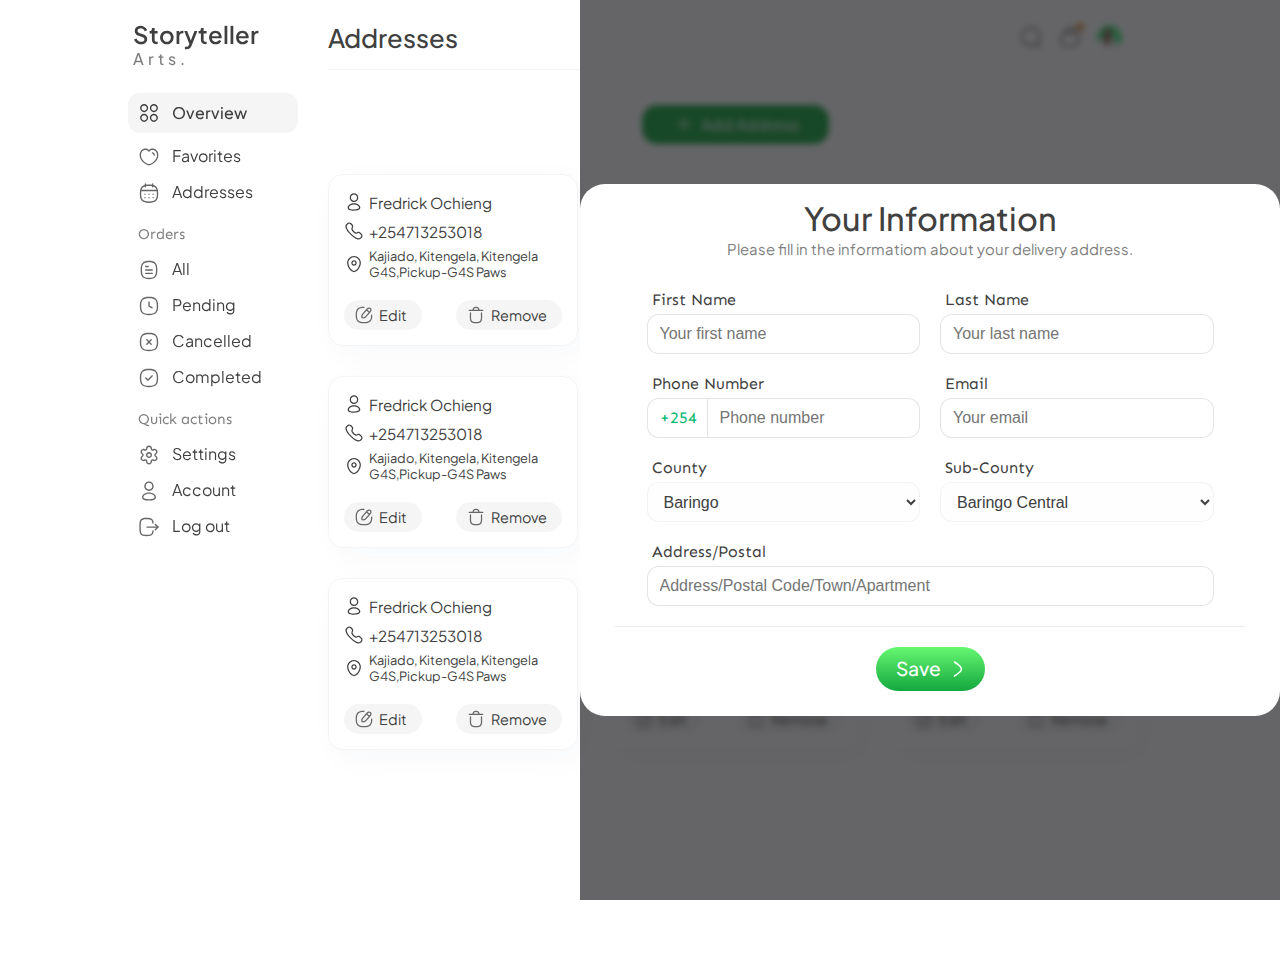
<file: dash.html>
<!doctype html>
<html lang="en">

<head>
  <meta charset="UTF-8" />
  <meta name="viewport" content="width=device-width, initial-scale=1.0" />

  <link rel="stylesheet" href="css/dash.css" />
  <link rel="stylesheet" href="css/header.css">

  <title>Storyteller Arts</title>

  <script type="module">
    //Apps-Modals
    import BookingContainer from "./js/component.booking.js";
    import PortfolioContainer from "./js/component.portfolio.js";
    import ScheduleContainer from "./js/component.schedule.js";
    import PeopleContainer from "./js/component.people.js";

    import ScheduleItem from "./js/schedule.item.js";
    import BookingItem from "./js/booking.item.js";

    import StatContainer from "./js/component.stats.js";
    import ScheduleModal from "./js/schedule.modal.js";

    customElements.define("stat-container", StatContainer);
    customElements.define("modal-schedule", ScheduleModal);

    customElements.define("booking-item", BookingItem);
    customElements.define("schedule-item", ScheduleItem);

    customElements.define("booking-container", BookingContainer);
    customElements.define("portfolio-container", PortfolioContainer);
    customElements.define("schedule-container", ScheduleContainer);
    customElements.define("people-container", PeopleContainer);
  </script>
</head>

<body>
  <modal-schedule url="some-url" edit="false" date="5/20/2023">
  </modal-schedule>
  <main class="main">
    <section class="sidebar">
      <div class="head">
        <div class="logo">
          <span class="bar"></span>
          <h2 class="main">Storyteller</h2>
          <span class="art">Arts.</span>
        </div>
        <div class="collapse">
          <span class="house">
            <span class="line short"></span>
            <span class="line long"></span>
            <span class="line short"></span>
          </span>
        </div>
      </div>

      <div class="menu first">
        <ul class="menu-items">
          <li class="item active" data-name="overview">
            <svg width="24" height="24" viewBox="0 0 24 24" fill="none" xmlns="http://www.w3.org/2000/svg">
              <path fill-rule="evenodd" clip-rule="evenodd" d="M17.3266 3.75012C15.7124 3.75012 14.4037 5.0593 14.4037 6.67392C14.4037 8.28855 15.7124 9.59772 17.3266 9.59772C18.941 9.59772 20.2504 8.28831 20.2504 6.67392C20.2504 5.05954 18.941 3.75012 17.3266 3.75012ZM12.9037 6.67392C12.9037 4.23135 14.8835 2.25012 17.3266 2.25012C19.7694 2.25012 21.7504 4.23111 21.7504 6.67392C21.7504 9.11674 19.7694 11.0977 17.3266 11.0977C14.8835 11.0977 12.9037 9.1165 12.9037 6.67392Z" fill="black" />
              <path fill-rule="evenodd" clip-rule="evenodd" d="M6.6729 3.75012C5.05953 3.75012 3.75 5.05942 3.75 6.67392C3.75 8.28843 5.05953 9.59772 6.6729 9.59772C8.28807 9.59772 9.5967 8.28843 9.5967 6.67392C9.5967 5.05942 8.28807 3.75012 6.6729 3.75012ZM2.25 6.67392C2.25 4.23123 4.23087 2.25012 6.6729 2.25012C9.11673 2.25012 11.0967 4.23123 11.0967 6.67392C11.0967 9.11662 9.11673 11.0977 6.6729 11.0977C4.23087 11.0977 2.25 9.11662 2.25 6.67392Z" fill="black" />
              <path fill-rule="evenodd" clip-rule="evenodd" d="M17.3266 14.3383C15.7124 14.3383 14.4037 15.6474 14.4037 17.2621C14.4037 18.8764 15.7122 20.185 17.3266 20.185C18.9412 20.185 20.2504 18.8762 20.2504 17.2621C20.2504 15.6477 18.941 14.3383 17.3266 14.3383ZM12.9037 17.2621C12.9037 14.8195 14.8835 12.8383 17.3266 12.8383C19.7694 12.8383 21.7504 14.8192 21.7504 17.2621C21.7504 19.7051 19.7692 21.685 17.3266 21.685C14.8838 21.685 12.9037 19.7049 12.9037 17.2621Z" fill="black" />
              <path fill-rule="evenodd" clip-rule="evenodd" d="M6.6729 14.3383C5.05953 14.3383 3.75 15.6476 3.75 17.2621C3.75 18.8763 5.05929 20.185 6.6729 20.185C8.28831 20.185 9.5967 18.8763 9.5967 17.2621C9.5967 15.6476 8.28807 14.3383 6.6729 14.3383ZM2.25 17.2621C2.25 14.8194 4.23087 12.8383 6.6729 12.8383C9.11673 12.8383 11.0967 14.8194 11.0967 17.2621C11.0967 19.705 9.11649 21.685 6.6729 21.685C4.23111 21.685 2.25 19.705 2.25 17.2621Z" fill="black" />
            </svg>
            <span class="text">Overview</span>
          </li>
          <li class="item other" data-name="people">
            <svg width="24" height="24" viewBox="0 0 24 24" fill="none" xmlns="http://www.w3.org/2000/svg">
              <path d="M17.6314 10.6995H17.6564C18.0584 10.6995 18.3914 10.3805 18.4054 9.97451C18.4644 8.22951 17.4234 6.94651 15.8154 6.78151C15.4114 6.74751 15.0354 7.03851 14.9924 7.45051C14.9504 7.86251 15.2504 8.23051 15.6624 8.27351C16.4734 8.35651 16.9384 8.97351 16.9064 9.92451C16.8924 10.3385 17.2174 10.6855 17.6314 10.6995Z" fill="currentColor" />
              <path fill-rule="evenodd" clip-rule="evenodd" d="M2.15932 12.639C3.95332 18.223 9.94632 21.236 12.0023 21.236C14.0733 21.236 20.0863 18.222 21.8423 12.638C22.9923 9.04603 21.7173 4.35803 17.6513 3.04803C15.9193 2.49303 13.5463 2.69703 11.9803 4.29003C10.5293 2.89603 8.37332 2.39303 6.34232 3.04903C2.28032 4.35603 1.00732 9.04503 2.15832 12.638L2.15932 12.639ZM12.0023 19.736C10.8173 19.736 5.23432 17.306 3.58732 12.181C2.65632 9.27303 3.62032 5.50103 6.80232 4.47603C8.19332 4.02703 10.2253 4.27903 11.3943 5.89303C11.5393 6.09203 11.7713 6.19203 12.0183 6.20203C12.2643 6.19703 12.4923 6.07103 12.6283 5.86603C13.6943 4.24803 15.7423 4.01203 17.1923 4.47603C20.3773 5.50203 21.3433 9.27403 20.4123 12.184C18.8013 17.307 13.1963 19.736 12.0023 19.736Z" fill="currentColor" />
            </svg>
            <span class="text">
              <span class="name">Favorites</span>
              <span class="no">3</span>
            </span>
          </li>
          <li class="item other" data-name="schedules">
            <svg width="24" height="24" viewBox="0 0 24 24" fill="none" xmlns="http://www.w3.org/2000/svg">
              <path fill-rule="evenodd" clip-rule="evenodd" d="M5.30894 6.06056C4.08225 7.28714 3.49976 9.33927 3.49976 12.7757C3.49976 16.2121 4.08225 18.2643 5.30894 19.4909C6.53564 20.7175 8.58779 21.2997 12.0238 21.2997C15.4602 21.2997 17.5126 20.7174 18.7395 19.4908C19.9663 18.2643 20.5488 16.2121 20.5488 12.7757C20.5488 9.33927 19.9663 7.28716 18.7395 6.06059C17.5126 4.83397 15.4602 4.25171 12.0238 4.25171C8.58779 4.25171 6.53564 4.83397 5.30894 6.06056ZM4.24832 4.99986C5.91987 3.32845 8.50472 2.75171 12.0238 2.75171C15.5433 2.75171 18.1284 3.32844 19.8 4.99983C21.4718 6.67126 22.0488 9.25615 22.0488 12.7757C22.0488 16.2953 21.4718 18.8802 19.8 20.5516C18.1284 22.223 15.5433 22.7997 12.0238 22.7997C8.50472 22.7997 5.91987 22.223 4.24832 20.5516C2.57676 18.8801 1.99976 16.2953 1.99976 12.7757C1.99976 9.25614 2.57676 6.67127 4.24832 4.99986Z" fill="black" />
              <path fill-rule="evenodd" clip-rule="evenodd" d="M2.27515 9.3241C2.27515 8.90988 2.61093 8.5741 3.02515 8.5741H21.0331C21.4474 8.5741 21.7831 8.90988 21.7831 9.3241C21.7831 9.73831 21.4474 10.0741 21.0331 10.0741H3.02515C2.61093 10.0741 2.27515 9.73831 2.27515 9.3241Z" fill="black" />
              <path fill-rule="evenodd" clip-rule="evenodd" d="M15.6785 13.2611C15.6785 12.8469 16.0143 12.5111 16.4285 12.5111H16.4375C16.8517 12.5111 17.1875 12.8469 17.1875 13.2611C17.1875 13.6753 16.8517 14.0111 16.4375 14.0111H16.4285C16.0143 14.0111 15.6785 13.6753 15.6785 13.2611Z" fill="black" />
              <path fill-rule="evenodd" clip-rule="evenodd" d="M11.2791 13.2611C11.2791 12.8469 11.6148 12.5111 12.0291 12.5111H12.0381C12.4523 12.5111 12.7881 12.8469 12.7881 13.2611C12.7881 13.6753 12.4523 14.0111 12.0381 14.0111H12.0291C11.6148 14.0111 11.2791 13.6753 11.2791 13.2611Z" fill="black" />
              <path fill-rule="evenodd" clip-rule="evenodd" d="M6.87134 13.2611C6.87134 12.8469 7.20712 12.5111 7.62134 12.5111H7.63034C8.04455 12.5111 8.38034 12.8469 8.38034 13.2611C8.38034 13.6753 8.04455 14.0111 7.63034 14.0111H7.62134C7.20712 14.0111 6.87134 13.6753 6.87134 13.2611Z" fill="black" />
              <path fill-rule="evenodd" clip-rule="evenodd" d="M15.6785 17.113C15.6785 16.6988 16.0143 16.363 16.4285 16.363H16.4375C16.8517 16.363 17.1875 16.6988 17.1875 17.113C17.1875 17.5273 16.8517 17.863 16.4375 17.863H16.4285C16.0143 17.863 15.6785 17.5273 15.6785 17.113Z" fill="black" />
              <path fill-rule="evenodd" clip-rule="evenodd" d="M11.2791 17.113C11.2791 16.6988 11.6148 16.363 12.0291 16.363H12.0381C12.4523 16.363 12.7881 16.6988 12.7881 17.113C12.7881 17.5273 12.4523 17.863 12.0381 17.863H12.0291C11.6148 17.863 11.2791 17.5273 11.2791 17.113Z" fill="black" />
              <path fill-rule="evenodd" clip-rule="evenodd" d="M6.87134 17.113C6.87134 16.6988 7.20712 16.363 7.62134 16.363H7.63034C8.04455 16.363 8.38034 16.6988 8.38034 17.113C8.38034 17.5273 8.04455 17.863 7.63034 17.863H7.62134C7.20712 17.863 6.87134 17.5273 6.87134 17.113Z" fill="black" />
              <path fill-rule="evenodd" clip-rule="evenodd" d="M16.033 1.30017C16.4472 1.30017 16.783 1.63596 16.783 2.05017V5.31217C16.783 5.72638 16.4472 6.06217 16.033 6.06217C15.6187 6.06217 15.283 5.72638 15.283 5.31217V2.05017C15.283 1.63596 15.6187 1.30017 16.033 1.30017Z" fill="black" />
              <path fill-rule="evenodd" clip-rule="evenodd" d="M8.02466 1.30017C8.43887 1.30017 8.77466 1.63596 8.77466 2.05017V5.31217C8.77466 5.72638 8.43887 6.06217 8.02466 6.06217C7.61044 6.06217 7.27466 5.72638 7.27466 5.31217V2.05017C7.27466 1.63596 7.61044 1.30017 8.02466 1.30017Z" fill="black" />
            </svg>
            <span class="text">Addresses</span>
          </li>
        </ul>
      </div>

      <div class="menu second">
        <span class="title">Orders</span>
        <ul class="menu-items">
          <li class="item other" data-name="bookings">
            <svg width="24" height="24" viewBox="0 0 24 24" fill="none" xmlns="http://www.w3.org/2000/svg">
              <path fill-rule="evenodd" clip-rule="evenodd" d="M7.62573 15.6965C7.62573 15.2823 7.96152 14.9465 8.37573 14.9465H15.5957C16.0099 14.9465 16.3457 15.2823 16.3457 15.6965C16.3457 16.1107 16.0099 16.4465 15.5957 16.4465H8.37573C7.96152 16.4465 7.62573 16.1107 7.62573 15.6965Z"
                fill="black" />
              <path fill-rule="evenodd" clip-rule="evenodd" d="M7.62573 11.9368C7.62573 11.5226 7.96152 11.1868 8.37573 11.1868H15.5957C16.0099 11.1868 16.3457 11.5226 16.3457 11.9368C16.3457 12.351 16.0099 12.6868 15.5957 12.6868H8.37573C7.96152 12.6868 7.62573 12.351 7.62573 11.9368Z"
                fill="black" />
              <path fill-rule="evenodd" clip-rule="evenodd" d="M7.62598 8.17749C7.62598 7.76328 7.96176 7.42749 8.37598 7.42749H11.131C11.5452 7.42749 11.881 7.76328 11.881 8.17749C11.881 8.5917 11.5452 8.92749 11.131 8.92749H8.37598C7.96176 8.92749 7.62598 8.5917 7.62598 8.17749Z"
                fill="black" />
              <path fill-rule="evenodd" clip-rule="evenodd" d="M4.89011 4.26997C6.42204 2.58117 8.79844 2.00024 12.001 2.00024C15.204 2.00024 17.5804 2.58116 19.1123 4.26999C20.624 5.93673 21.142 8.50197 21.142 12.0002C21.142 15.4985 20.624 18.0638 19.1123 19.7305C17.5804 21.4193 15.204 22.0002 12.001 22.0002C8.79844 22.0002 6.42204 21.4193 4.89011 19.7305C3.37819 18.0638 2.85999 15.4986 2.85999 12.0002C2.85999 8.50191 3.37819 5.93669 4.89011 4.26997ZM6.00111 5.27777C4.89078 6.5018 4.35999 8.56158 4.35999 12.0002C4.35999 15.4389 4.89078 17.4987 6.00111 18.7227C7.09143 19.9247 8.91053 20.5002 12.001 20.5002C15.092 20.5002 16.911 19.9247 18.0012 18.7227C19.1114 17.4987 19.642 15.439 19.642 12.0002C19.642 8.56151 19.1114 6.50175 18.0012 5.27775C16.911 4.07583 15.092 3.50024 12.001 3.50024C8.91053 3.50024 7.09143 4.07582 6.00111 5.27777Z"
                fill="black" />
            </svg>
            <span class="text">
              <span class="name">All</span>
              <span class="no">3.3k</span>
            </span>
          </li>
          <li class="item other" data-name="bookings">
            <svg width="24" height="24" viewBox="0 0 24 24" fill="none" xmlns="http://www.w3.org/2000/svg">
              <path fill-rule="evenodd" clip-rule="evenodd"
                d="M4.24342 4.24354C5.91119 2.57576 8.49002 2.00024 12.0001 2.00024C15.5102 2.00024 18.0891 2.57576 19.7568 4.24354C21.4246 5.91132 22.0001 8.49015 22.0001 12.0002C22.0001 15.5103 21.4246 18.0892 19.7568 19.7569C18.0891 21.4247 15.5102 22.0002 12.0001 22.0002C8.49002 22.0002 5.91119 21.4247 4.24342 19.7569C2.57564 18.0892 2.00012 15.5103 2.00012 12.0002C2.00012 8.49015 2.57564 5.91132 4.24342 4.24354ZM5.30408 5.3042C4.0811 6.52717 3.50012 8.57334 3.50012 12.0002C3.50012 15.4271 4.0811 17.4733 5.30408 18.6963C6.52705 19.9193 8.57322 20.5002 12.0001 20.5002C15.427 20.5002 17.4732 19.9193 18.6962 18.6963C19.9191 17.4733 20.5001 15.4271 20.5001 12.0002C20.5001 8.57334 19.9191 6.52717 18.6962 5.3042C17.4732 4.08123 15.427 3.50024 12.0001 3.50024C8.57322 3.50024 6.52705 4.08123 5.30408 5.3042Z"
                fill="currentColor" />
              <path fill-rule="evenodd" clip-rule="evenodd"
                d="M11.9993 6.88428C12.4135 6.88428 12.7493 7.22006 12.7493 7.63428V11.5694L15.7745 13.3742C16.1302 13.5864 16.2466 14.0468 16.0344 14.4025C15.8221 14.7582 15.3617 14.8746 15.006 14.6624L11.615 12.6394C11.3882 12.504 11.2493 12.2594 11.2493 11.9953V7.63428C11.2493 7.22006 11.5851 6.88428 11.9993 6.88428Z"
                fill="currentColor" />
            </svg>
            <span class="text">
              <span class="name">Pending</span>
              <span class="no">7</span>
            </span>
          </li>
          <li class="item other" data-name="bookings">
            <svg width="24" height="24" viewBox="0 0 24 24" fill="none" xmlns="http://www.w3.org/2000/svg">
              <path fill-rule="evenodd" clip-rule="evenodd"
                d="M14.9244 9.06464C15.2173 9.35753 15.2173 9.83241 14.9244 10.1253L10.1324 14.9173C9.83949 15.2102 9.36461 15.2102 9.07172 14.9173C8.77883 14.6244 8.77883 14.1495 9.07172 13.8566L13.8637 9.06464C14.1566 8.77175 14.6315 8.77175 14.9244 9.06464Z"
                fill="currentColor" />
              <path fill-rule="evenodd" clip-rule="evenodd"
                d="M9.06952 9.06293C9.36242 8.77004 9.83729 8.77004 10.1302 9.06293L14.9302 13.8629C15.2231 14.1558 15.2231 14.6307 14.9302 14.9236C14.6373 15.2165 14.1624 15.2165 13.8695 14.9236L9.06952 10.1236C8.77663 9.8307 8.77663 9.35582 9.06952 9.06293Z"
                fill="currentColor" />
              <path fill-rule="evenodd" clip-rule="evenodd"
                d="M4.24329 4.24354C5.91107 2.57576 8.4899 2.00024 12 2.00024C15.5101 2.00024 18.0889 2.57576 19.7567 4.24354C21.4245 5.91132 22 8.49015 22 12.0002C22 15.5103 21.4245 18.0892 19.7567 19.7569C18.0889 21.4247 15.5101 22.0002 12 22.0002C8.4899 22.0002 5.91107 21.4247 4.24329 19.7569C2.57552 18.0892 2 15.5103 2 12.0002C2 8.49015 2.57552 5.91132 4.24329 4.24354ZM5.30396 5.3042C4.08098 6.52717 3.5 8.57334 3.5 12.0002C3.5 15.4271 4.08098 17.4733 5.30396 18.6963C6.52693 19.9193 8.5731 20.5002 12 20.5002C15.4269 20.5002 17.4731 19.9193 18.696 18.6963C19.919 17.4733 20.5 15.4271 20.5 12.0002C20.5 8.57334 19.919 6.52717 18.696 5.3042C17.4731 4.08123 15.4269 3.50024 12 3.50024C8.5731 3.50024 6.52693 4.08123 5.30396 5.3042Z"
                fill="currentColor" />
            </svg>
            <span class="text">
              <span class="name">Cancelled</span>
              <span class="no">7</span>
            </span>
          </li>
          <li class="item other" data-name="bookings">
            <svg width="24" height="24" viewBox="0 0 24 24" fill="none" xmlns="http://www.w3.org/2000/svg">
              <path fill-rule="evenodd" clip-rule="evenodd" d="M16.0905 9.09687C16.3834 9.38976 16.3834 9.86463 16.0905 10.1575L11.3445 14.9035C11.0517 15.1964 10.5769 15.1964 10.284 14.9036L7.90997 12.5306C7.61701 12.2378 7.61691 11.7629 7.90974 11.47C8.20258 11.177 8.67745 11.1769 8.9704 11.4698L10.8141 13.3126L15.0299 9.09687C15.3227 8.80397 15.7976 8.80397 16.0905 9.09687Z"
                fill="black" />
              <path fill-rule="evenodd" clip-rule="evenodd" d="M4.24305 4.24354C5.91083 2.57576 8.48966 2.00024 11.9998 2.00024C15.5099 2.00024 18.0887 2.57576 19.7565 4.24354C21.4242 5.91132 21.9998 8.49015 21.9998 12.0002C21.9998 15.5103 21.4242 18.0892 19.7565 19.7569C18.0887 21.4247 15.5099 22.0002 11.9998 22.0002C8.48966 22.0002 5.91083 21.4247 4.24305 19.7569C2.57527 18.0892 1.99976 15.5103 1.99976 12.0002C1.99976 8.49015 2.57527 5.91132 4.24305 4.24354ZM5.30371 5.3042C4.08074 6.52717 3.49976 8.57334 3.49976 12.0002C3.49976 15.4271 4.08074 17.4733 5.30371 18.6963C6.52668 19.9193 8.57285 20.5002 11.9998 20.5002C15.4267 20.5002 17.4728 19.9193 18.6958 18.6963C19.9188 17.4733 20.4998 15.4271 20.4998 12.0002C20.4998 8.57334 19.9188 6.52717 18.6958 5.3042C17.4728 4.08123 15.4267 3.50024 11.9998 3.50024C8.57285 3.50024 6.52668 4.08123 5.30371 5.3042Z"
                fill="black" />
            </svg>
            <span class="text">
              <span class="name">Completed</span>
              <span class="no">23k</span>
            </span>
          </li>
        </ul>
      </div>

      <div class="menu second">
        <span class="title">Quick actions</span>
        <ul class="menu-items">
          <li class="item other" data-name="settings">
            <svg width="24" height="24" viewBox="0 0 24 24" fill="none" xmlns="http://www.w3.org/2000/svg">
              <path fill-rule="evenodd" clip-rule="evenodd"
                d="M8.75024 11.9999C8.75024 13.7919 10.2082 15.2499 12.0002 15.2499C13.7922 15.2499 15.2502 13.7919 15.2502 11.9999C15.2502 10.2079 13.7922 8.74988 12.0002 8.74988C10.2082 8.74988 8.75024 10.2079 8.75024 11.9999ZM10.2502 11.9999C10.2502 11.0349 11.0352 10.2499 12.0002 10.2499C12.9652 10.2499 13.7502 11.0349 13.7502 11.9999C13.7502 12.9649 12.9652 13.7499 12.0002 13.7499C11.0352 13.7499 10.2502 12.9649 10.2502 11.9999Z"
                fill="black" />
              <path fill-rule="evenodd" clip-rule="evenodd"
                d="M8.77475 19.0081C8.77475 20.7961 10.2217 22.2501 11.9997 22.2501C13.7777 22.2501 15.2247 20.7961 15.2247 19.0081C15.2247 18.5851 15.5047 18.3781 15.6257 18.3081C15.7447 18.2411 16.0557 18.1061 16.4117 18.3111C17.1567 18.7451 18.0248 18.8591 18.8568 18.6371C19.6908 18.4131 20.3878 17.8751 20.8188 17.1231C21.7058 15.5771 21.1758 13.5921 19.6388 12.6981C19.2798 12.4881 19.2407 12.1401 19.2407 12.0001C19.2407 11.8601 19.2798 11.5121 19.6397 11.3031C21.1758 10.4101 21.7048 8.42512 20.8188 6.87712C20.3868 6.12412 19.6898 5.58712 18.8557 5.36312C18.0238 5.14312 17.1567 5.25812 16.4127 5.69012C16.0567 5.89512 15.7427 5.75912 15.6257 5.69112C15.5047 5.62212 15.2247 5.41512 15.2247 4.99212C15.2247 3.20412 13.7777 1.75012 11.9997 1.75012C10.2217 1.75012 8.77475 3.20412 8.77475 4.99212C8.77475 5.41512 8.49475 5.62212 8.37375 5.69112C8.25575 5.76212 7.94275 5.89612 7.58875 5.69012C6.84375 5.25812 5.97675 5.14312 5.14375 5.36312C4.30975 5.58712 3.61275 6.12412 3.18075 6.87712C2.29475 8.42512 2.82375 10.4101 4.35975 11.3031C4.71975 11.5121 4.75775 11.8601 4.75775 12.0001C4.75775 12.1391 4.71975 12.4881 4.35975 12.6971C2.82375 13.5921 2.29475 15.5771 3.18075 17.1231C3.61175 17.8751 4.30875 18.4121 5.14275 18.6371C5.97375 18.8591 6.84275 18.7441 7.58975 18.3101C7.94275 18.1051 8.25575 18.2411 8.37375 18.3081C8.49375 18.3781 8.77475 18.5851 8.77475 19.0081ZM9.12075 17.0091C8.76475 16.8041 8.37375 16.7011 7.98275 16.7011C7.58775 16.7011 7.19375 16.8051 6.83475 17.0141C6.43675 17.2441 5.97375 17.3061 5.53175 17.1871C5.08675 17.0681 4.71275 16.7801 4.48275 16.3771C4.00375 15.5441 4.28775 14.4741 5.11475 13.9941C5.83075 13.5771 6.25775 12.8311 6.25775 12.0001C6.25775 11.1691 5.83075 10.4231 5.11375 10.0061C4.28875 9.52512 4.00475 8.45712 4.48175 7.62312C4.71275 7.22012 5.08675 6.93112 5.53175 6.81212C5.97575 6.69612 6.43775 6.75712 6.83575 6.98712C7.55075 7.40312 8.40575 7.40412 9.12175 6.99212C9.84375 6.57612 10.2747 5.82912 10.2747 4.99212C10.2747 4.03112 11.0487 3.25012 11.9997 3.25012C12.9507 3.25012 13.7247 4.03112 13.7247 4.99212C13.7247 5.82812 14.1547 6.57512 14.8767 6.99112C15.5937 7.40412 16.4487 7.40112 17.1657 6.98712C17.5627 6.75712 18.0237 6.69412 18.4677 6.81212C18.9137 6.93112 19.2868 7.22012 19.5177 7.62312C19.9948 8.45712 19.7118 9.52612 18.8848 10.0061C18.1688 10.4231 17.7417 11.1691 17.7417 12.0001C17.7417 12.8311 18.1688 13.5771 18.8848 13.9941C19.7118 14.4741 19.9958 15.5441 19.5177 16.3771C19.2868 16.7801 18.9137 17.0681 18.4677 17.1871C18.0247 17.3061 17.5627 17.2441 17.1657 17.0141C16.4507 16.5981 15.5947 16.5971 14.8777 17.0091C14.1557 17.4241 13.7247 18.1721 13.7247 19.0081C13.7247 19.9691 12.9507 20.7501 11.9997 20.7501C11.0487 20.7501 10.2747 19.9691 10.2747 19.0081C10.2747 18.1711 9.84375 17.4241 9.12075 17.0091Z"
                fill="black" />
            </svg>
            <span class="text">Settings</span>
          </li>
          <li class="item other" data-name="portfolio">
            <svg width="24" height="24" viewBox="0 0 24 24" fill="none" xmlns="http://www.w3.org/2000/svg">
              <path fill-rule="evenodd" clip-rule="evenodd"
                d="M11.9617 11.8921H11.9927C14.8247 11.8921 17.1287 9.58814 17.1287 6.75614C17.1287 3.92414 14.8247 1.61914 11.9927 1.61914C9.15975 1.61914 6.85575 3.92414 6.85575 6.75314C6.85075 8.12214 7.37975 9.41014 8.34375 10.3811C9.30675 11.3511 10.5917 11.8881 11.9617 11.8921ZM8.35575 6.75614C8.35575 4.75114 9.98775 3.11914 11.9927 3.11914C13.9977 3.11914 15.6287 4.75114 15.6287 6.75614C15.6287 8.76114 13.9977 10.3921 11.9927 10.3921H11.9647C10.9967 10.3901 10.0897 10.0101 9.40775 9.32314C8.72575 8.63714 8.35275 7.72614 8.35575 6.75614Z"
                fill="black" />
              <path fill-rule="evenodd" clip-rule="evenodd"
                d="M4.40552 18.7561C4.40552 22.3811 10.1215 22.3811 11.9995 22.3811C13.8775 22.3811 19.5945 22.3811 19.5945 18.7341C19.5945 15.9411 16.1165 13.5811 11.9995 13.5811C7.88352 13.5811 4.40552 15.9511 4.40552 18.7561ZM5.90552 18.7561C5.90552 17.0211 8.51152 15.0811 11.9995 15.0811C15.4885 15.0811 18.0945 17.0101 18.0945 18.7341C18.0945 20.1581 16.0435 20.8811 11.9995 20.8811C7.95652 20.8811 5.90552 20.1661 5.90552 18.7561Z"
                fill="black" />
            </svg>
            <span class="text">Account</span>
          </li>
          <li class="item other logout" data-name="logout">
            <svg width="24" height="24" viewBox="0 0 24 24" fill="none" xmlns="http://www.w3.org/2000/svg">
              <path fill-rule="evenodd" clip-rule="evenodd"
                d="M9 12.1208C9 11.7066 9.33579 11.3708 9.75 11.3708H21.791C22.2052 11.3708 22.541 11.7066 22.541 12.1208C22.541 12.5351 22.2052 12.8708 21.791 12.8708H9.75C9.33579 12.8708 9 12.5351 9 12.1208Z"
                fill="black" />
              <path fill-rule="evenodd" clip-rule="evenodd"
                d="M18.3328 8.67559C18.6251 8.3821 19.1 8.38112 19.3935 8.67342L22.3215 11.5894C22.4628 11.7302 22.5423 11.9214 22.5423 12.1208C22.5423 12.3203 22.4628 12.5115 22.3215 12.6523L19.3935 15.5683C19.1 15.8605 18.6251 15.8596 18.3328 15.5661C18.0405 15.2726 18.0415 14.7977 18.335 14.5054L20.7294 12.1208L18.335 9.73625C18.0415 9.44396 18.0405 8.96909 18.3328 8.67559Z"
                fill="black" />
              <path fill-rule="evenodd" clip-rule="evenodd"
                d="M14.2883 4.45009C15.065 5.02564 15.4533 5.96655 15.613 7.69884C15.651 8.11131 16.0162 8.41485 16.4287 8.37683C16.8411 8.33881 17.1447 7.97362 17.1066 7.56116C16.9363 5.71345 16.4896 4.21436 15.1813 3.24491C13.927 2.31546 12.0372 2 9.35981 2C5.80999 2 3.62744 2.55654 2.50738 4.37994C1.97354 5.249 1.73763 6.3253 1.62299 7.55739C1.50881 8.78465 1.50881 10.259 1.50881 11.9684V12.0316C1.50881 13.741 1.50881 15.2154 1.62299 16.4426C1.73763 17.6747 1.97354 18.751 2.50738 19.6201C3.62744 21.4435 5.80999 22 9.35981 22C12.0372 22 13.927 21.6845 15.1813 20.7551C16.4896 19.7856 16.9363 18.2866 17.1066 16.4388C17.1447 16.0264 16.8411 15.6612 16.4287 15.6232C16.0162 15.5851 15.651 15.8887 15.613 16.3012C15.4533 18.0334 15.065 18.9744 14.2883 19.5499C13.4576 20.1655 12.0124 20.5 9.35981 20.5C5.80864 20.5 4.44068 19.9015 3.7855 18.8349C3.43171 18.259 3.22381 17.4565 3.11654 16.3036C3.00953 15.1535 3.00881 13.7472 3.00881 12C3.00881 10.2528 3.00953 8.84654 3.11654 7.69636C3.22381 6.54345 3.43171 5.741 3.7855 5.16506C4.44068 4.09846 5.80864 3.5 9.35981 3.5C12.0124 3.5 13.4576 3.83454 14.2883 4.45009Z"
                fill="black" />
            </svg>
            <span class="text">Log out</span>
          </li>
        </ul>
      </div>

    </section>
    <section class="content">
      <div class="head">
        <div class="top-title">
          <h3 class="title">Addresses</h3>
        </div>
        <div class="utility">
          <span class="item search" title="search">
            <svg width="24" height="24" viewBox="0 0 24 24" fill="none" xmlns="http://www.w3.org/2000/svg">
              <circle cx="11.7666" cy="11.7667" r="8.98856" stroke="currentColor" stroke-width="1.5" stroke-linecap="round"
                stroke-linejoin="round" />
              <path d="M18.0183 18.4853L21.5423 22.0001" stroke="currentColor" stroke-width="1.5" stroke-linecap="round"
                stroke-linejoin="round" />
            </svg>
          </span>
          <span class="item cart" title="cart">
            <svg width="24" height="24" viewBox="0 0 24 24" fill="none" xmlns="http://www.w3.org/2000/svg">
              <path
                d="M15.7497 9.47182V6.43982C15.7547 4.35182 14.0657 2.65482 11.9777 2.64982C9.88874 2.64582 8.19274 4.33482 8.18774 6.42282V9.47182"
                stroke="currentColor" stroke-width="1.5" stroke-linecap="round" stroke-linejoin="round" />
              <path fill-rule="evenodd" clip-rule="evenodd"
                d="M2.94995 14.2076C2.94995 8.91362 5.20495 7.14862 11.969 7.14862C18.733 7.14862 20.988 8.91362 20.988 14.2076C20.988 19.5006 18.733 21.2656 11.969 21.2656C5.20495 21.2656 2.94995 19.5006 2.94995 14.2076Z"
                stroke="currentColor" stroke-width="1.5" stroke-linecap="round" stroke-linejoin="round" />
            </svg>
            <span class="items"></span>
          </span>
          <span class="item profile">
            <span class="picture">
              <img src="img/explore/by/femar.jpg" alt="Profile">
            </span>
            <span class="options">
              <span class="arrow"></span>
              <a href="#" class="option">
                <svg width="24" height="24" viewBox="0 0 24 24" fill="none" xmlns="http://www.w3.org/2000/svg">
                  <path fill-rule="evenodd" clip-rule="evenodd"
                    d="M11.8445 21.6621C8.15273 21.6621 5 21.0876 5 18.7868C5 16.486 8.13273 14.3621 11.8445 14.3621C15.5364 14.3621 18.6891 16.4654 18.6891 18.7662C18.6891 21.066 15.5564 21.6621 11.8445 21.6621Z"
                    stroke="currentColor" stroke-width="1.5" stroke-linecap="round" stroke-linejoin="round" />
                  <path fill-rule="evenodd" clip-rule="evenodd"
                    d="M11.8372 11.1738C14.26 11.1738 16.2236 9.21015 16.2236 6.78742C16.2236 4.36469 14.26 2.40015 11.8372 2.40015C9.41452 2.40015 7.44998 4.36469 7.44998 6.78742C7.4418 9.20196 9.3918 11.1656 11.8063 11.1738C11.8172 11.1738 11.8272 11.1738 11.8372 11.1738Z"
                    stroke="currentColor" stroke-width="1.5" stroke-linecap="round" stroke-linejoin="round" />
                </svg>
                <span class="text">Profile</span>
              </a>
              <a href="#" class="option">
                <svg width="24" height="24" viewBox="0 0 24 24" fill="none" xmlns="http://www.w3.org/2000/svg">
                  <path
                    d="M16.3638 6.87003C16.3638 4.48403 14.4298 2.55003 12.0438 2.55003C9.65783 2.53903 7.71583 4.46503 7.70483 6.85103V6.87003"
                    stroke="currentColor" stroke-width="1.5" stroke-linecap="round" stroke-linejoin="round" />
                  <path d="M14.9727 11.3739H14.9267" stroke="currentColor" stroke-width="1.5" stroke-linecap="round"
                    stroke-linejoin="round" />
                  <path d="M9.14165 11.3739H9.09565" stroke="currentColor" stroke-width="1.5" stroke-linecap="round"
                    stroke-linejoin="round" />
                  <path fill-rule="evenodd" clip-rule="evenodd"
                    d="M12.0342 21.4896C5.52619 21.4896 4.77719 19.4396 3.31619 14.0226C1.85019 8.58863 4.79119 6.55563 12.0342 6.55563C19.2772 6.55563 22.2182 8.58863 20.7522 14.0226C19.2912 19.4396 18.5422 21.4896 12.0342 21.4896Z"
                    stroke="currentColor" stroke-width="1.5" stroke-linecap="round" stroke-linejoin="round" />
                </svg>
                <span class="text">Orders</span>
              </a>
              <a href="#" class="option">
                <svg width="24" height="24" viewBox="0 0 24 24" fill="none" xmlns="http://www.w3.org/2000/svg">
                  <path fill-rule="evenodd" clip-rule="evenodd"
                    d="M12 9.50012C13.3809 9.50012 14.5 10.6192 14.5 12.0001C14.5 13.381 13.3809 14.5001 12 14.5001C10.6191 14.5001 9.5 13.381 9.5 12.0001C9.5 10.6192 10.6191 9.50012 12 9.50012Z"
                    stroke="currentColor" stroke-width="1.5" stroke-linecap="round" stroke-linejoin="round" />
                  <path fill-rule="evenodd" clip-rule="evenodd"
                    d="M20.168 7.25037V7.25037C19.4845 6.05812 17.9712 5.65016 16.7885 6.33865C15.7598 6.93625 14.4741 6.1885 14.4741 4.9923C14.4741 3.61632 13.3659 2.50012 11.9998 2.50012V2.50012C10.6337 2.50012 9.52546 3.61632 9.52546 4.9923C9.52546 6.1885 8.23977 6.93625 7.21199 6.33865C6.02829 5.65016 4.51507 6.05812 3.83153 7.25037C3.14896 8.44262 3.55399 9.96677 4.73769 10.6543C5.76546 11.2529 5.76546 12.7474 4.73769 13.346C3.55399 14.0345 3.14896 15.5586 3.83153 16.7499C4.51507 17.9421 6.02829 18.3501 7.21101 17.6626H7.21199C8.23977 17.064 9.52546 17.8117 9.52546 19.0079V19.0079C9.52546 20.3839 10.6337 21.5001 11.9998 21.5001V21.5001C13.3659 21.5001 14.4741 20.3839 14.4741 19.0079V19.0079C14.4741 17.8117 15.7598 17.064 16.7885 17.6626C17.9712 18.3501 19.4845 17.9421 20.168 16.7499C20.8515 15.5586 20.4455 14.0345 19.2628 13.346H19.2618C18.2341 12.7474 18.2341 11.2529 19.2628 10.6543C20.4455 9.96677 20.8515 8.44262 20.168 7.25037Z"
                    stroke="currentColor" stroke-width="1.5" stroke-linecap="round" stroke-linejoin="round" />
                </svg>
                <span class="text">Settings</span>
              </a>
              <a href="#" class="option logout">
                <svg width="24" height="24" viewBox="0 0 24 24" fill="none" xmlns="http://www.w3.org/2000/svg">
                  <path d="M21.791 12.1208H9.75" stroke="currentColor" stroke-width="1.5" stroke-linecap="round"
                    stroke-linejoin="round" />
                  <path d="M18.8643 9.20477L21.7923 12.1208L18.8643 15.0368" stroke="currentColor" stroke-width="1.5"
                    stroke-linecap="round" stroke-linejoin="round" />
                  <path
                    d="M16.3599 7.63C16.0299 4.05 14.6899 2.75 9.35986 2.75C2.25886 2.75 2.25886 5.06 2.25886 12C2.25886 18.94 2.25886 21.25 9.35986 21.25C14.6899 21.25 16.0299 19.95 16.3599 16.37"
                    stroke="currentColor" stroke-width="1.5" stroke-linecap="round" stroke-linejoin="round" />
                </svg>
                <span class="text">Logout</span>
              </a>
            </span>
          </span>
        </div>
      </div>
      <div class="content-container" id="content-container">
        <schedule-container url="some-link">
        </schedule-container>
      </div>
    </section>
  </main>
  <section id="modal"></section>
  <script src="js/tab.js" async></script>
</body>

</html>
</file>
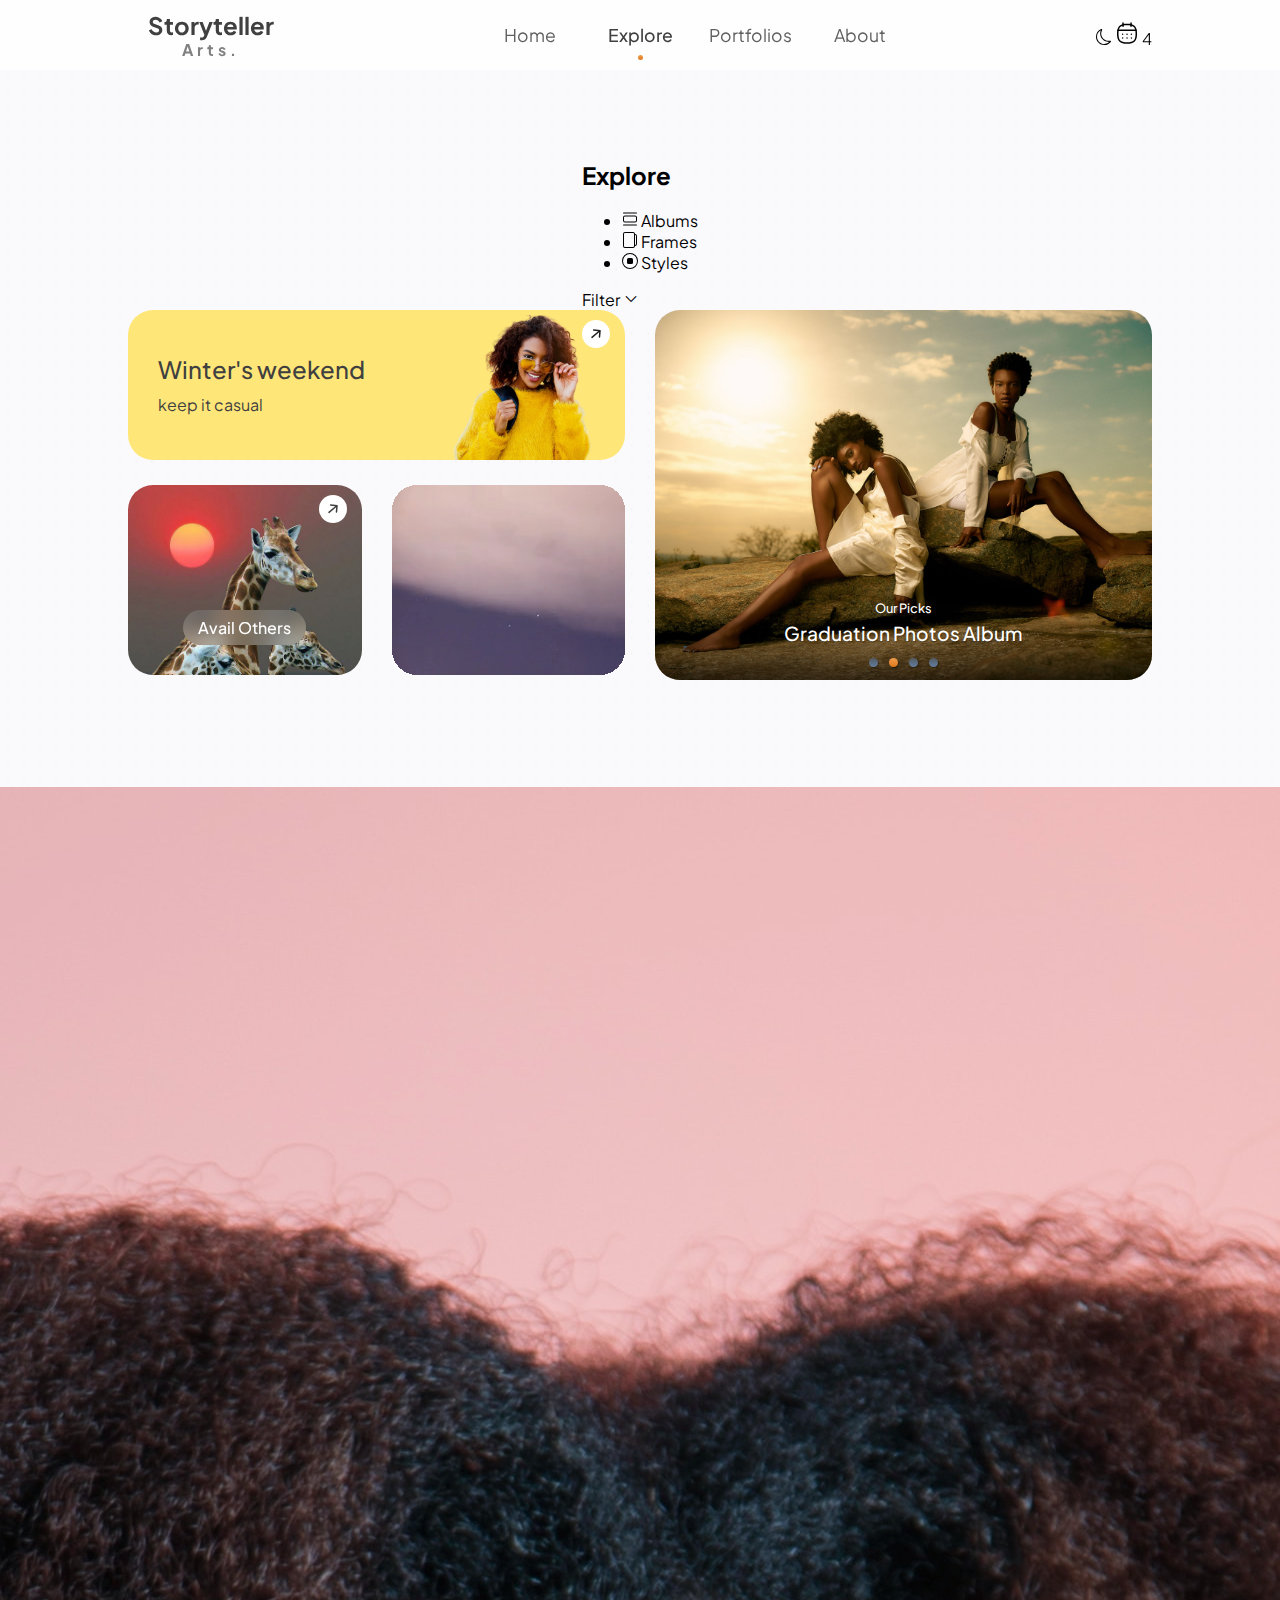
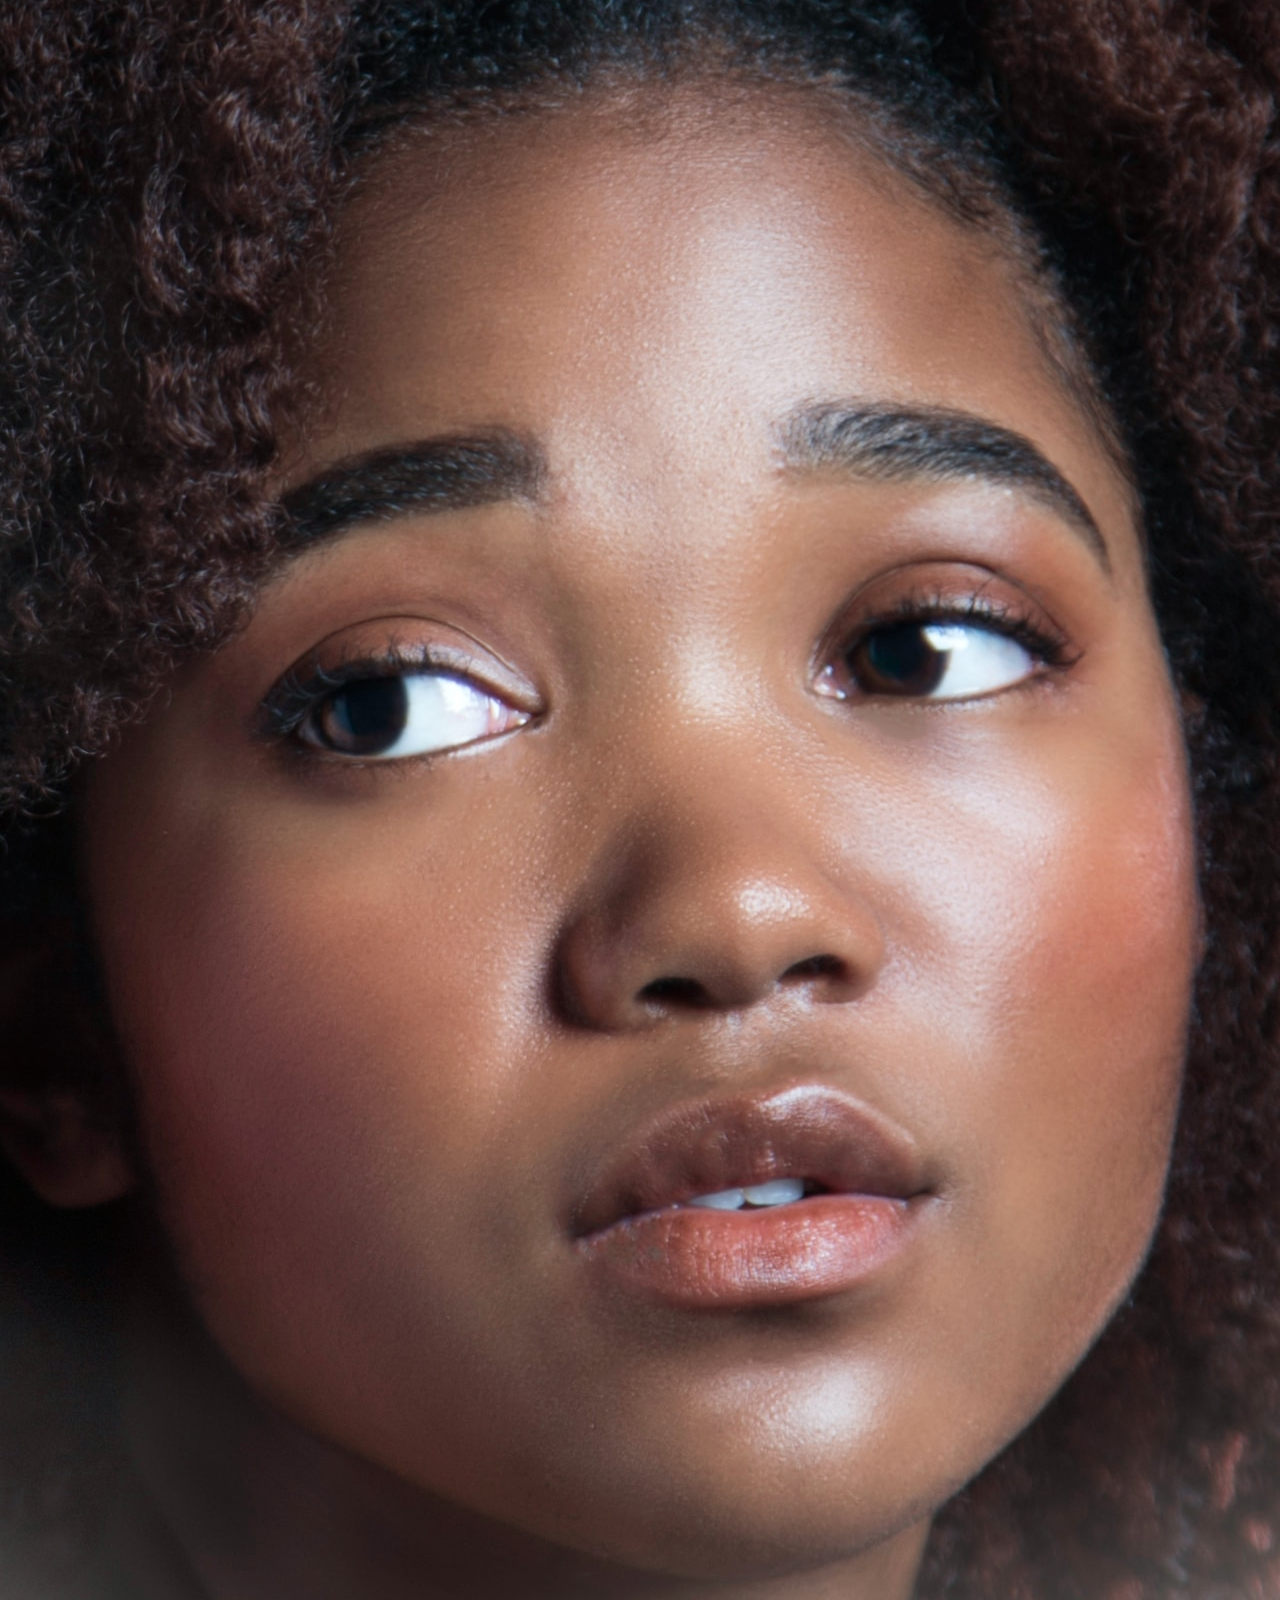
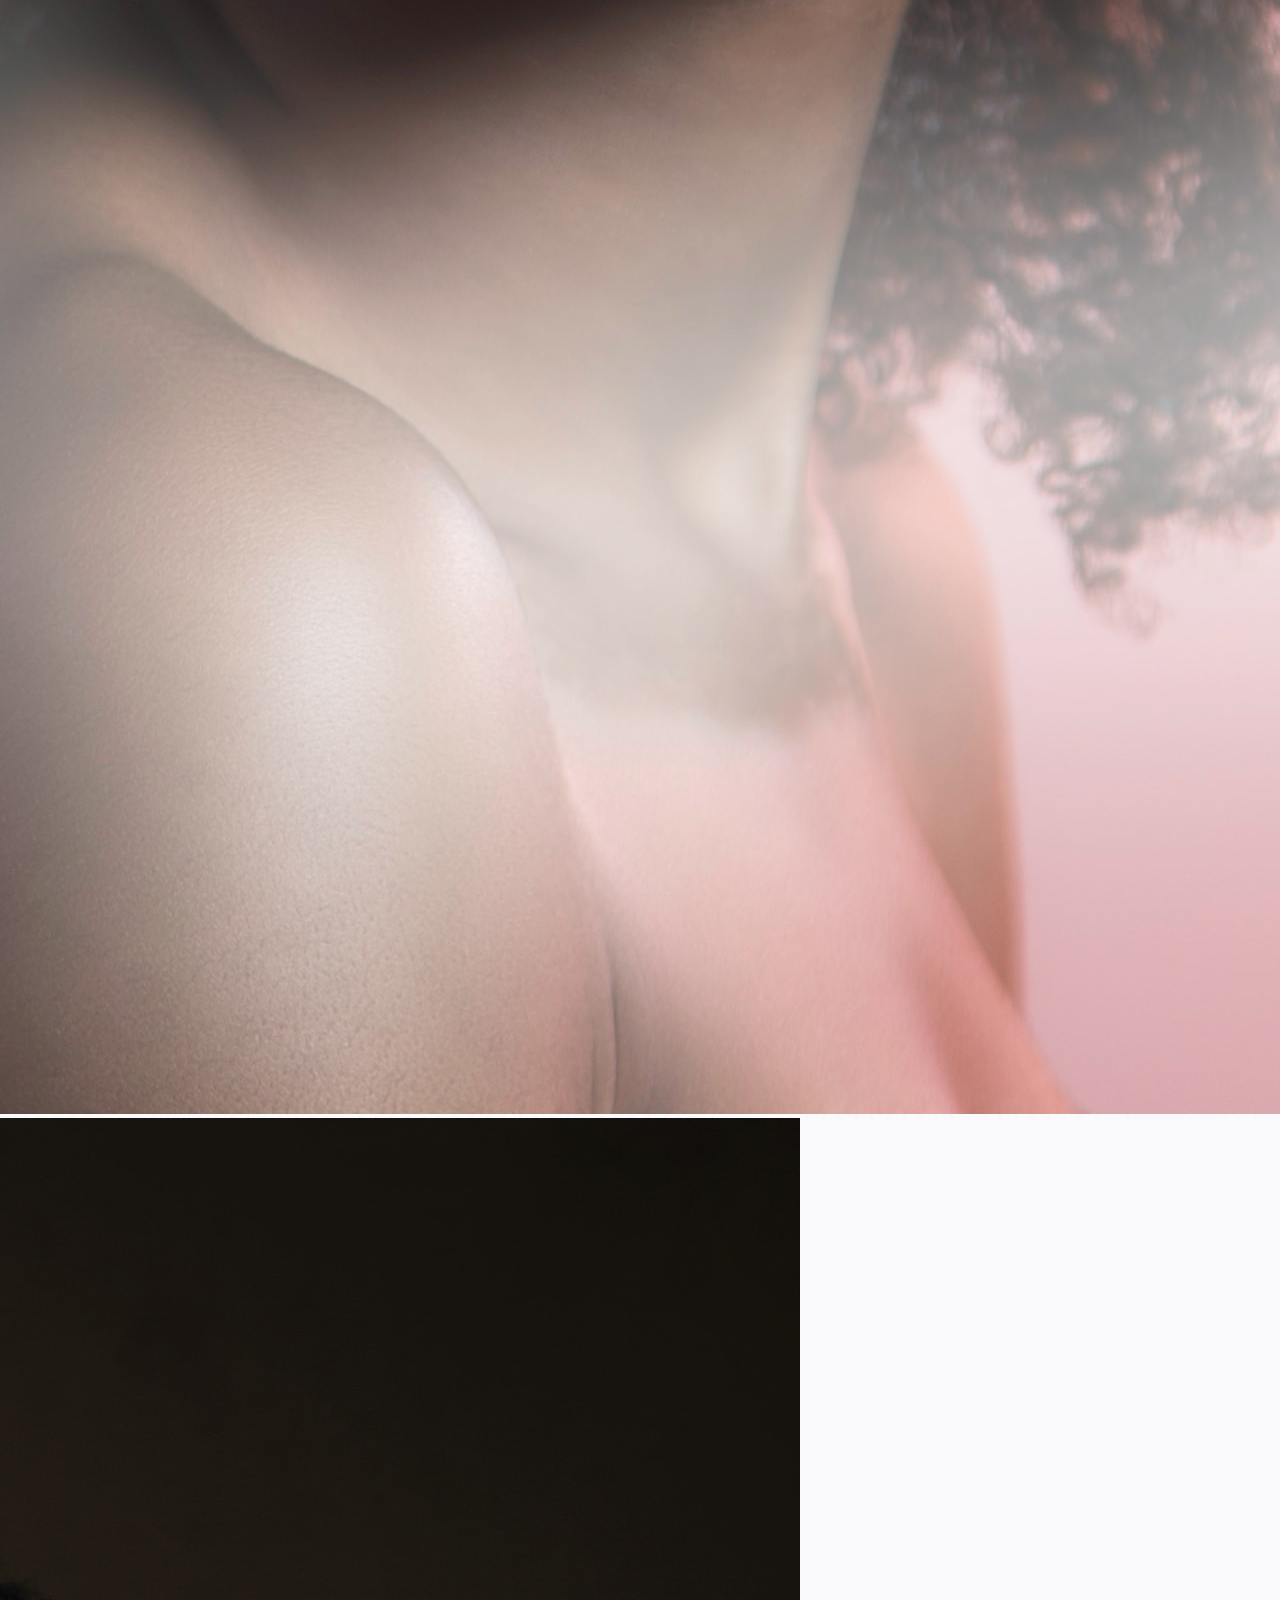
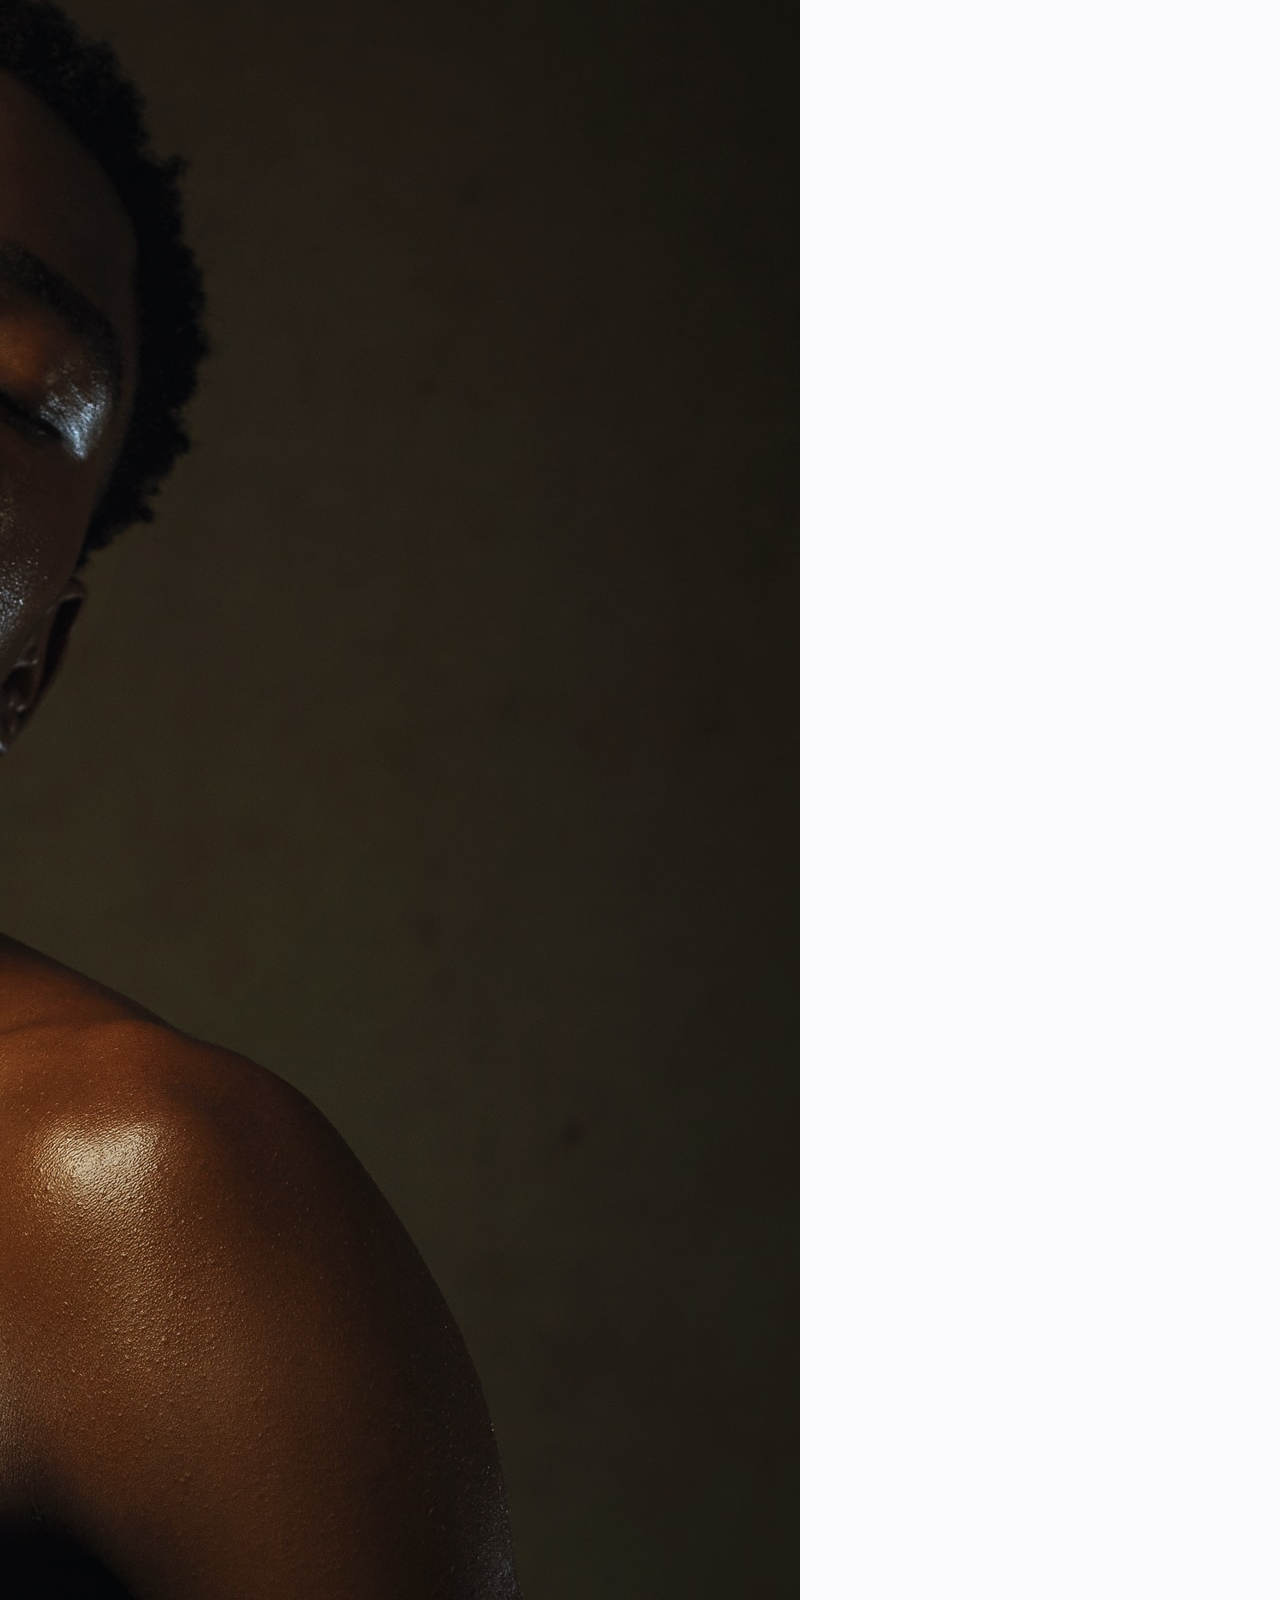
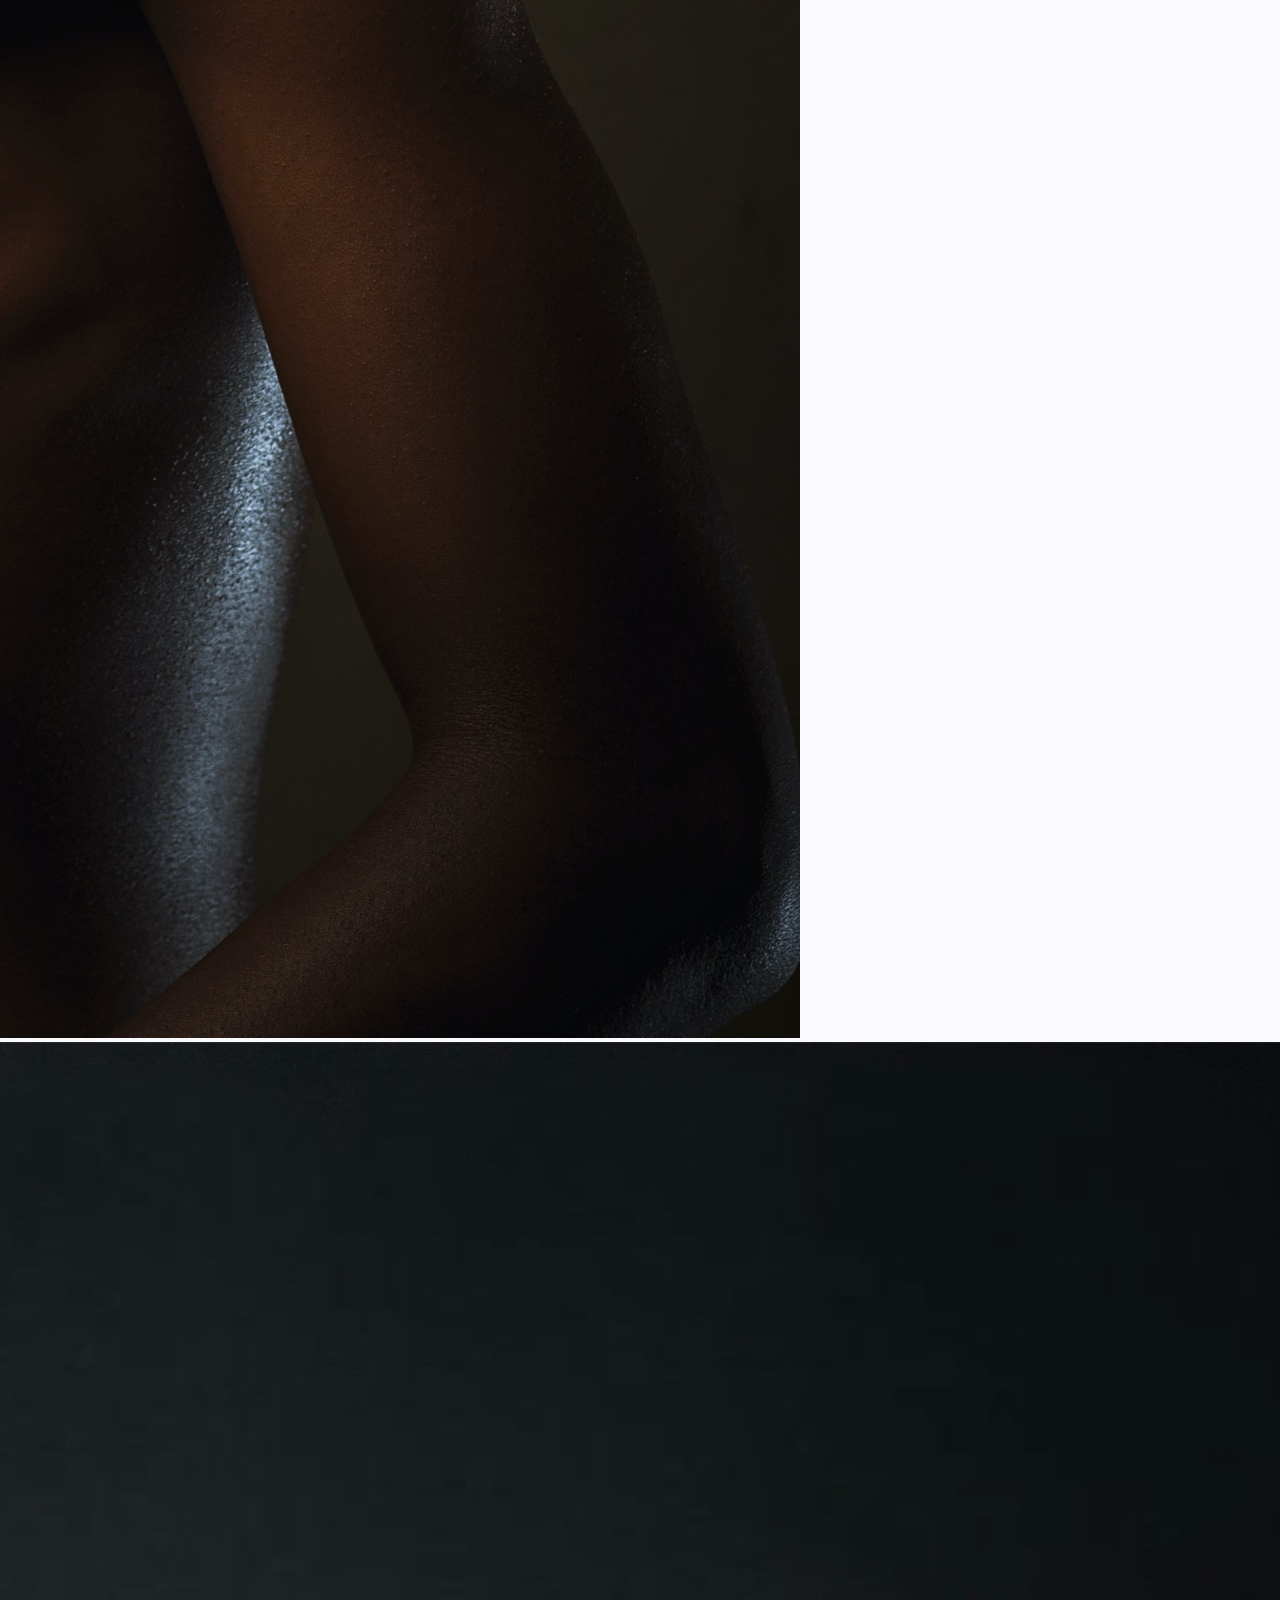
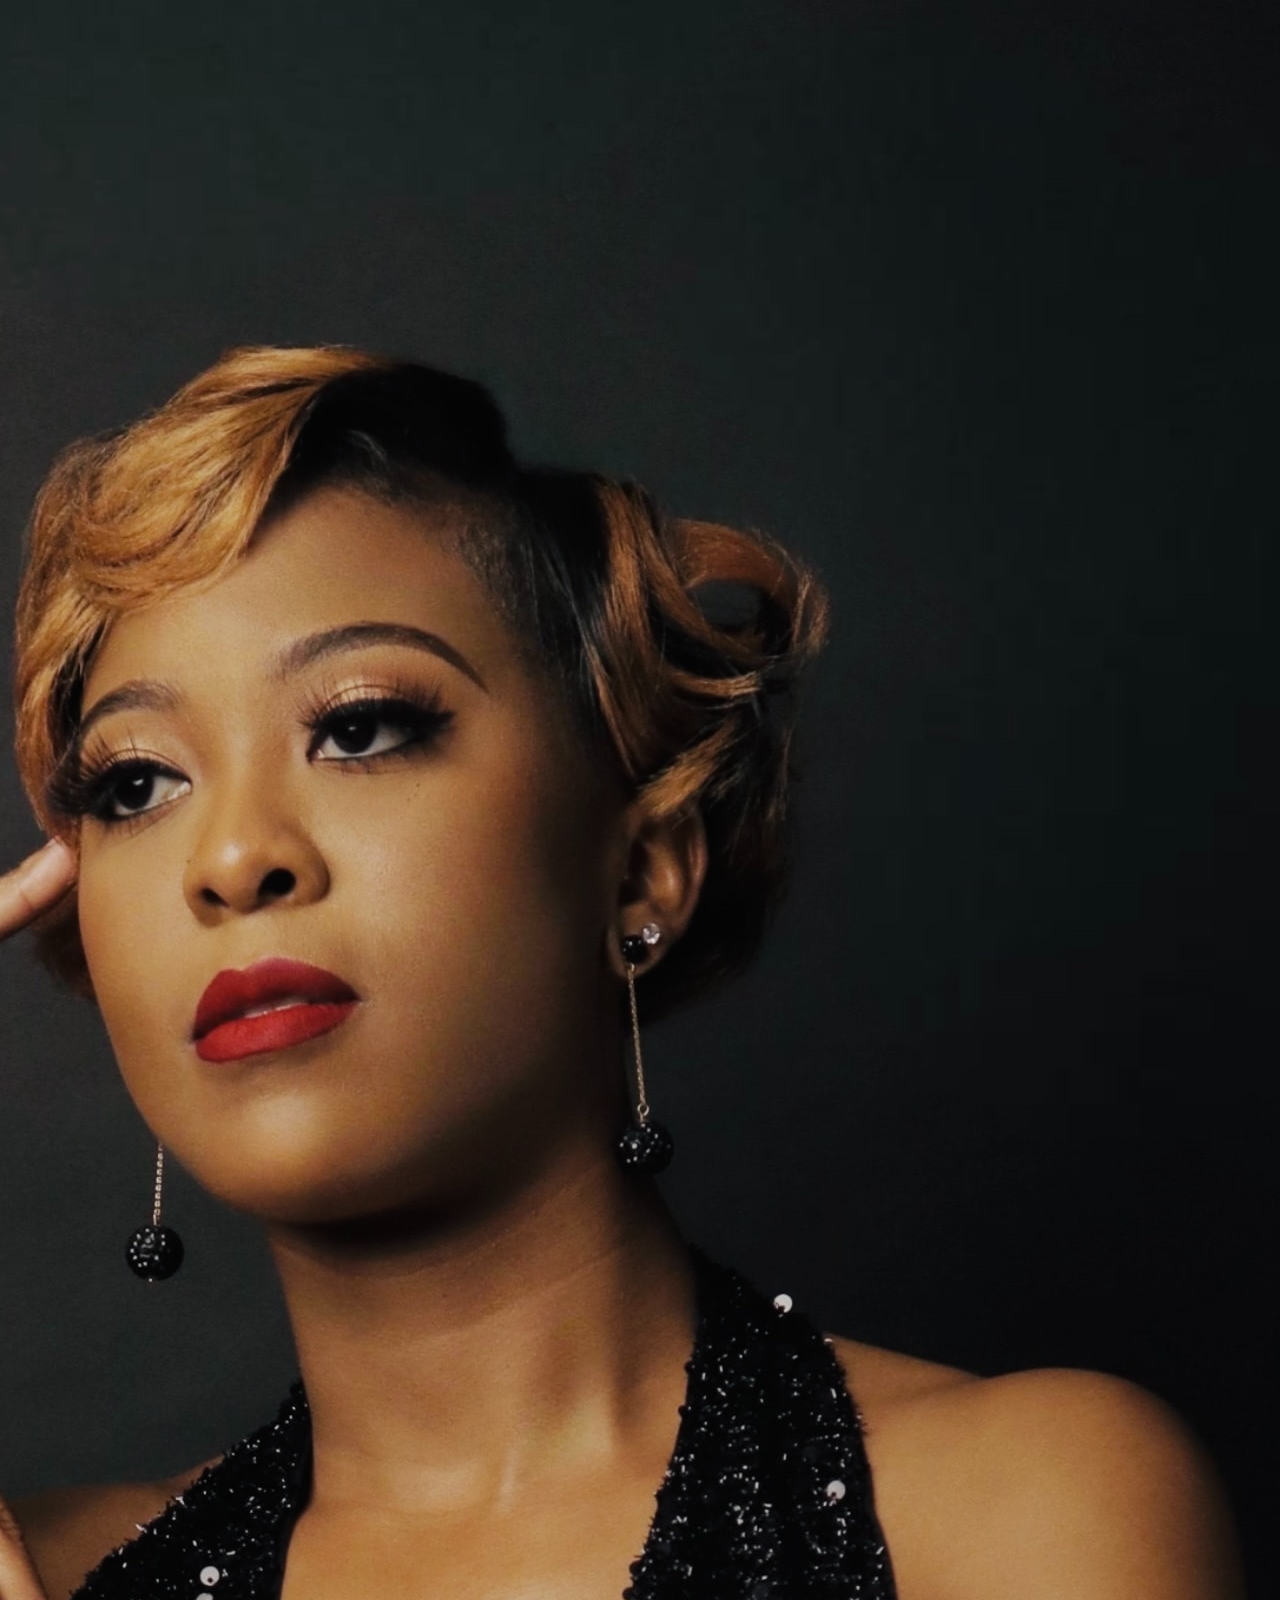
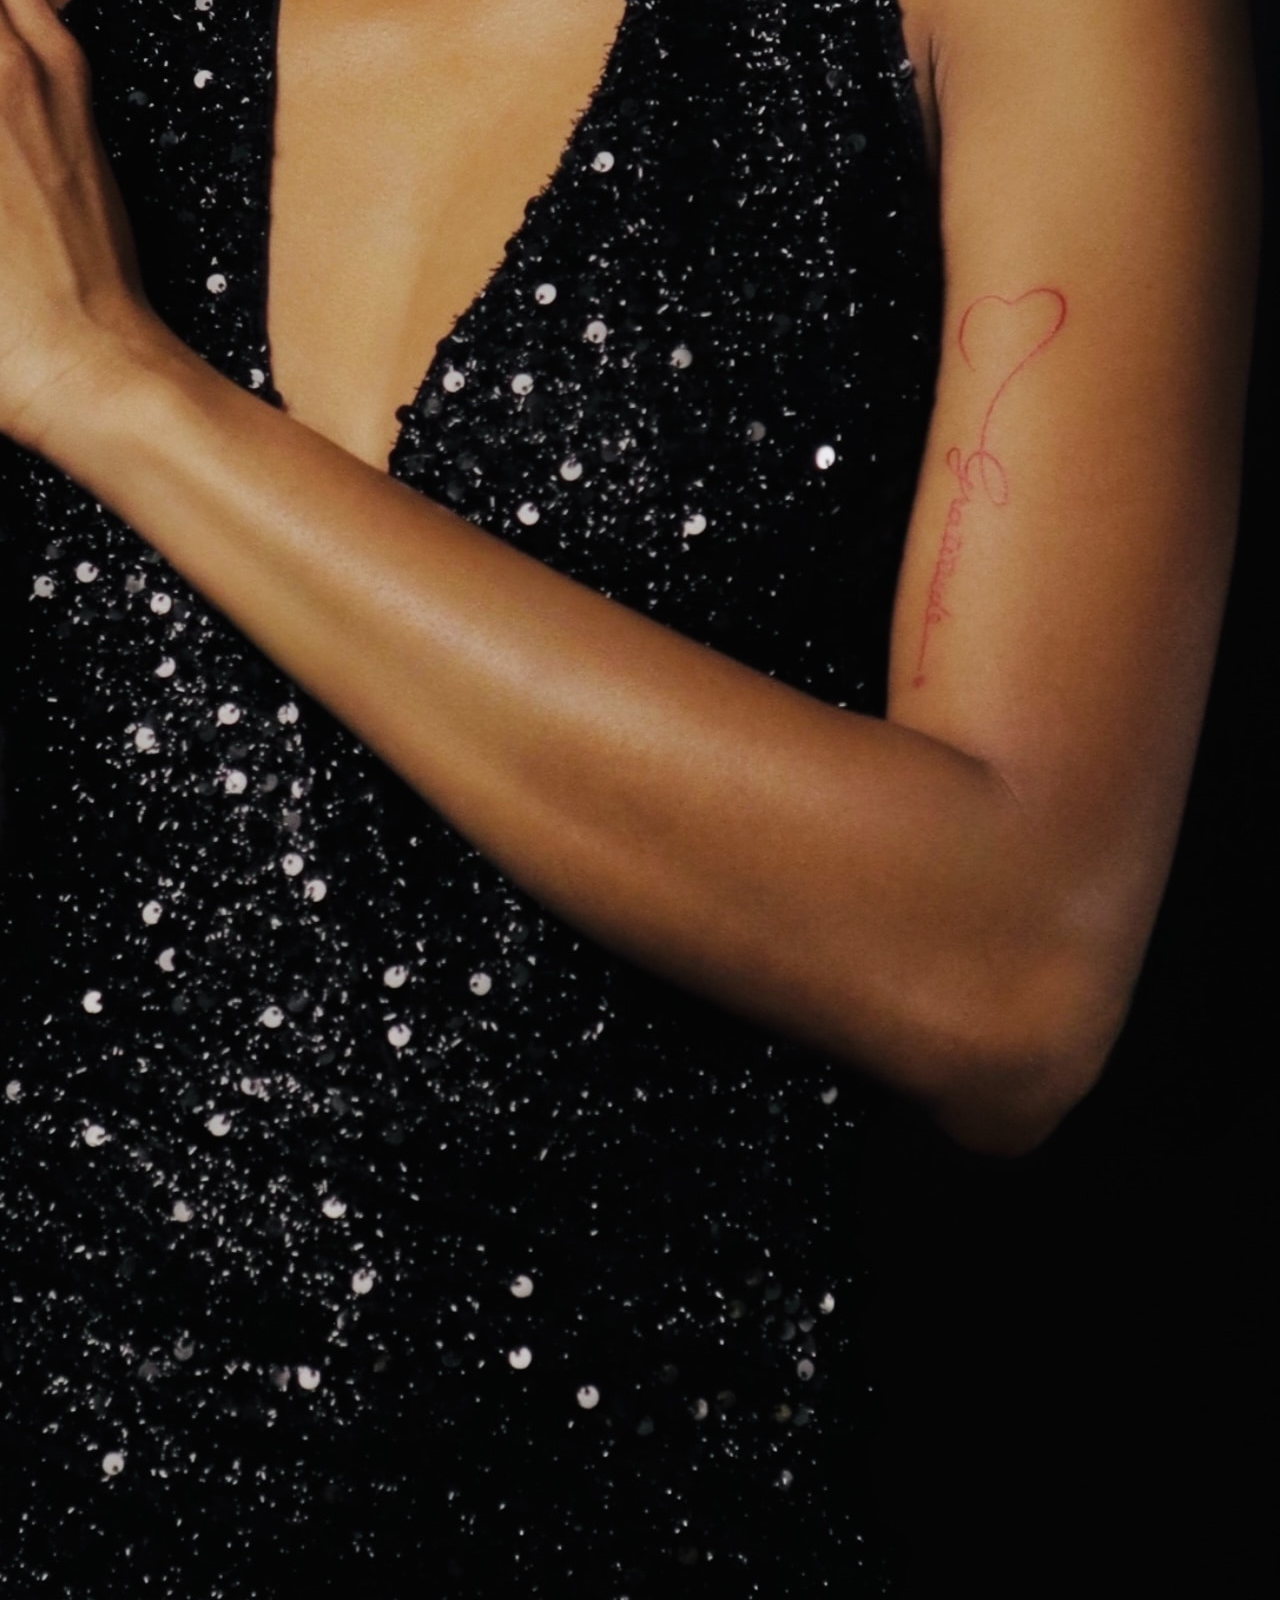
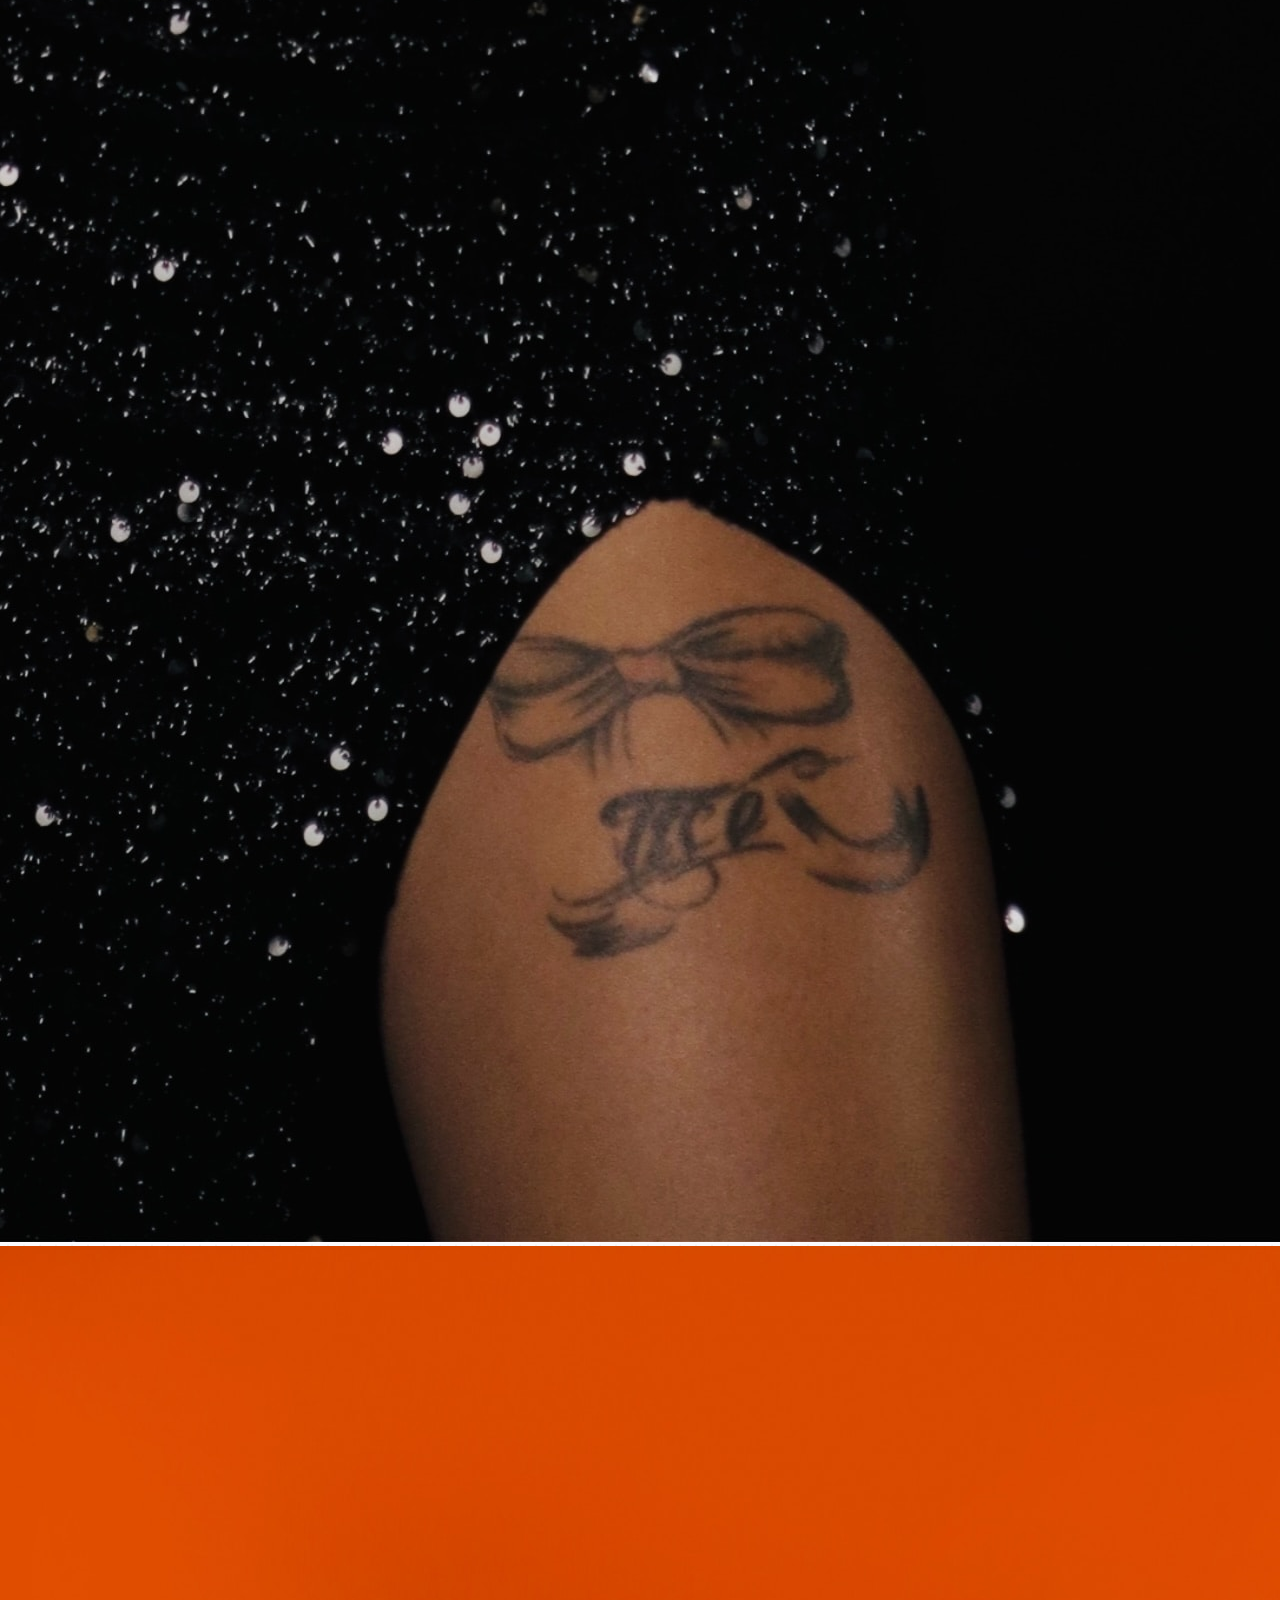
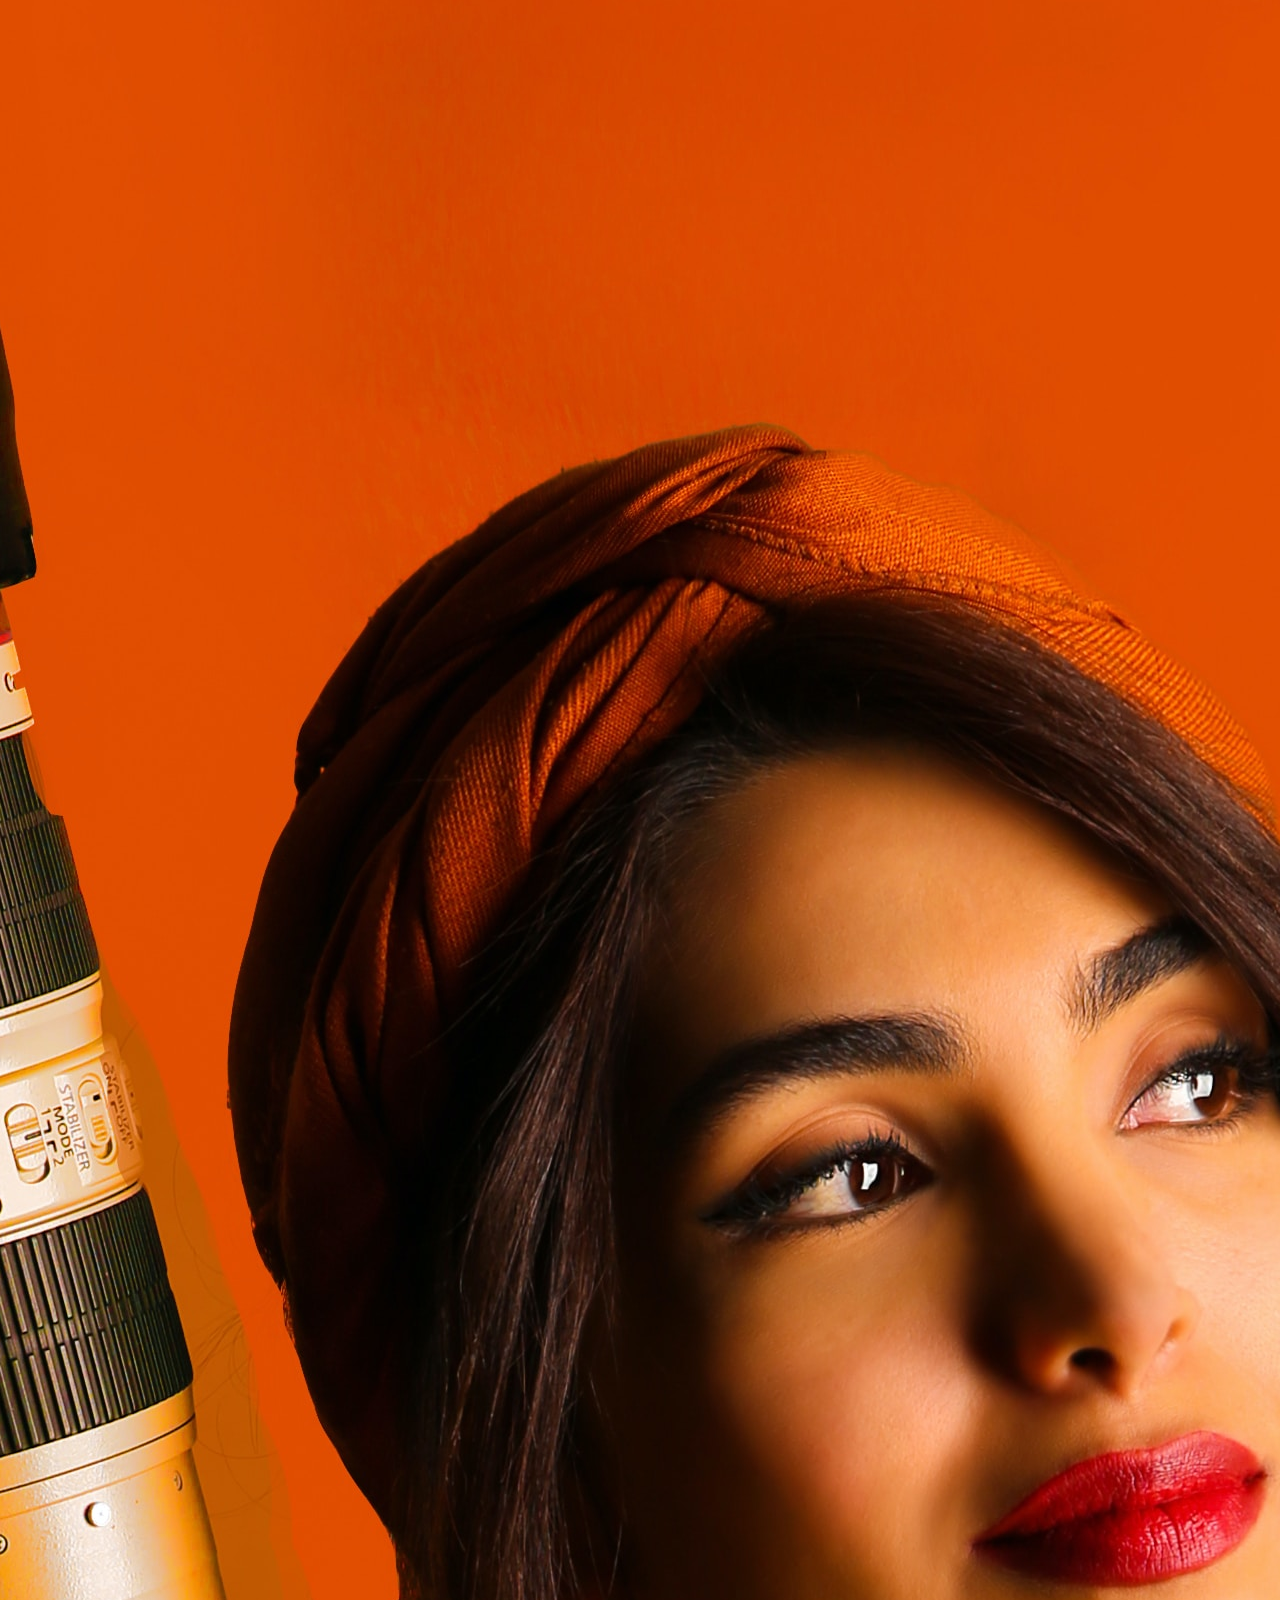
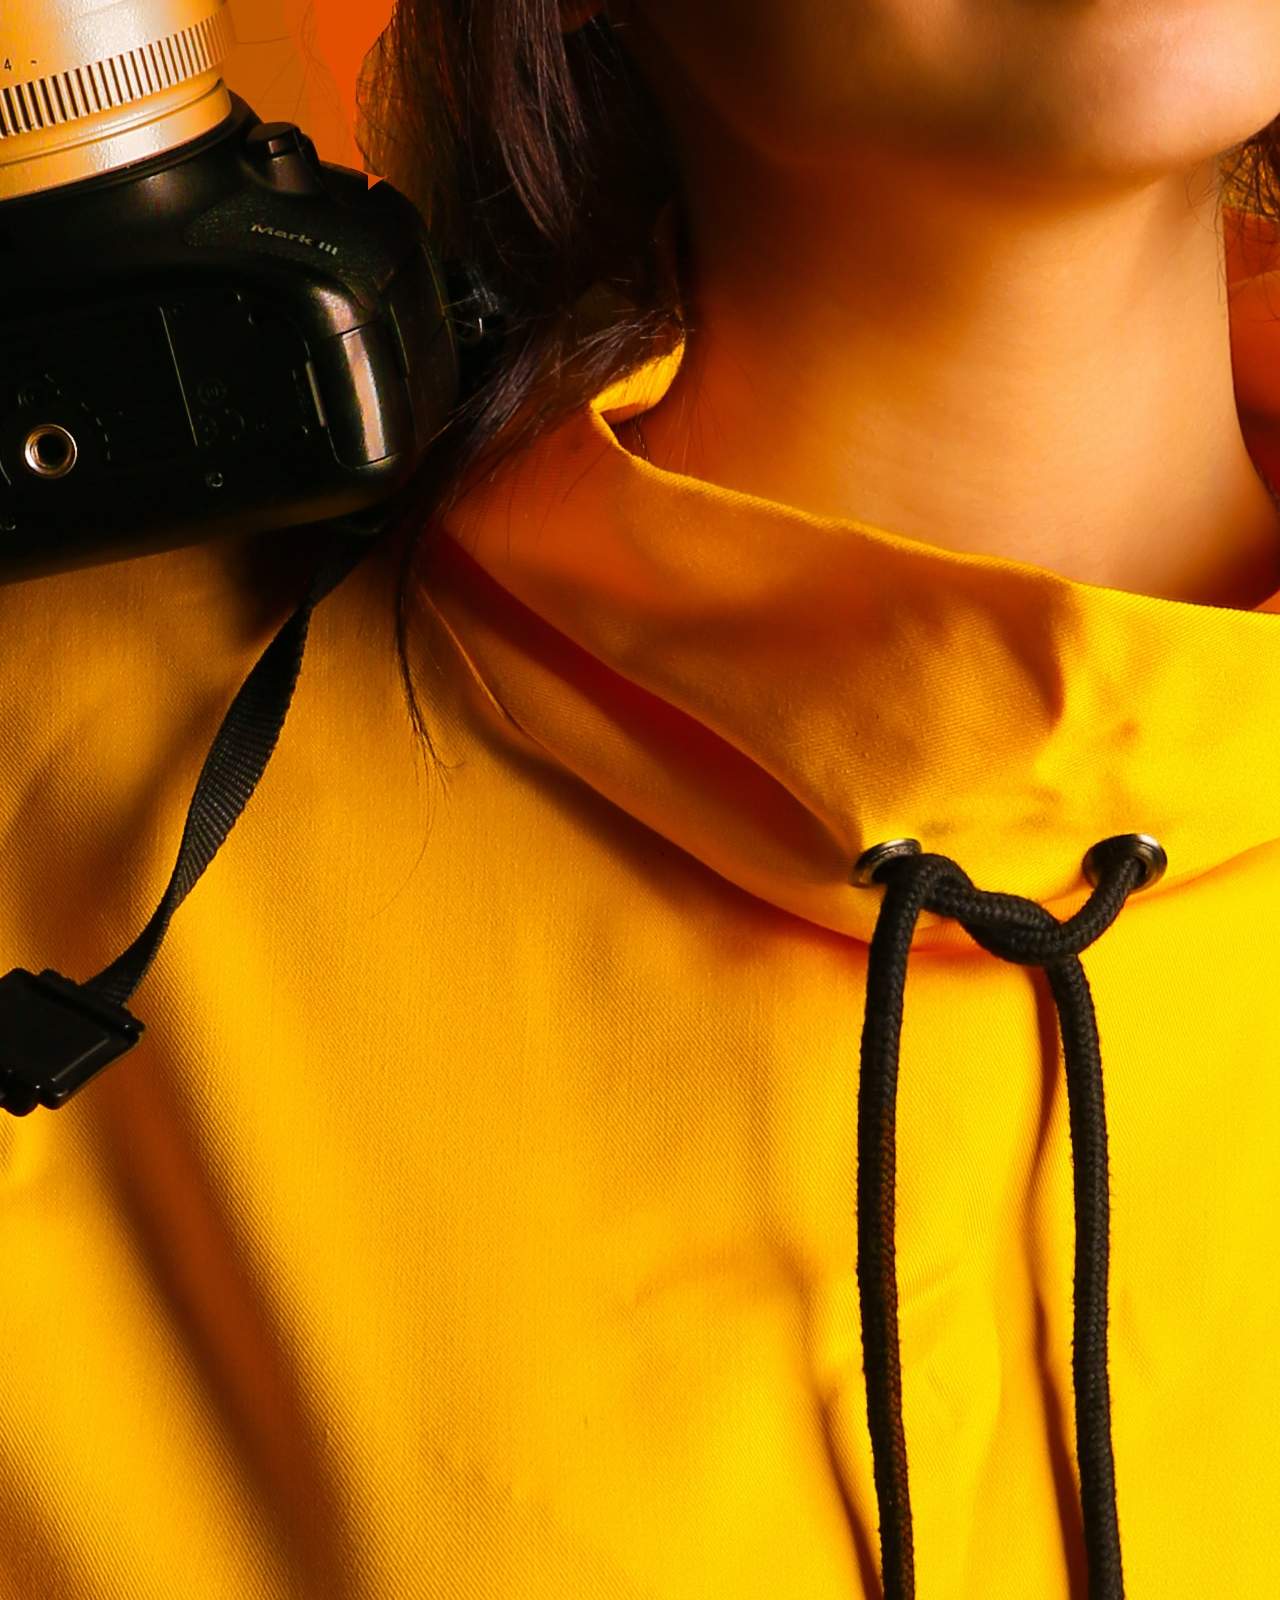
<file: explore.html>
<!DOCTYPE html>
<html lang="en">

<head>
	<meta charset="UTF-8">
	<meta name="viewport" content="width=device-width, initial-scale=1.0">


	<link rel="stylesheet" href="css/icon/bulk-style.css">
	<link rel="stylesheet" href="css/icon/style.css">

	<link rel="stylesheet" href="css/style.css">
	<link rel="stylesheet" href="css/res.css">

	<title>Storyteller Arts</title>
	<script type="module">
    //Apps-Modals
    import ModalBook from "./js/modal.book.js";

    //Apps-modals
    customElements.define("modal-book", ModalBook);

  </script>

</head>

<body>
	<div id="modal-container"></div>
	<main class="main">
		<header class="header">
			<div class="logo">
				<span class="bar"></span>
					<h2 class="main">Storyteller</h2>
					<span class="art">Arts.</span>
			</div>
			<ul class="item-links">
				<li class="item-link">
					<a href="" class="link">
						<span class="link-text">Home</span>
						<span class="bar"></span>
					</a>
				</li>
				<li class="item-link  active">
					<a href="" class="link">
						<span class="link-text">Explore</span>
						<span class="bar"></span>
					</a>
				</li>
				<li class="item-link">
					<a href="" class="link">
						<span class="link-text">Portfolios</span>
						<span class="bar"></span>
					</a>
				</li>
				<li class="item-link">
					<a href="" class="link">
						<span class="link-text">About</span>
						<span class="bar"></span>
					</a>
				</li>
			</ul>
			<div class="utility">
				<span class="theme">
					<svg xmlns="http://www.w3.org/2000/svg" width="16" height="16" fill="currentColor" class="bi bi-moon" viewBox="0 0 16 16">
						<path d="M6 .278a.768.768 0 0 1 .08.858 7.208 7.208 0 0 0-.878 3.46c0 4.021 3.278 7.277 7.318 7.277.527 0 1.04-.055 1.533-.16a.787.787 0 0 1 .81.316.733.733 0 0 1-.031.893A8.349 8.349 0 0 1 8.344 16C3.734 16 0 12.286 0 7.71 0 4.266 2.114 1.312 5.124.06A.752.752 0 0 1 6 .278zM4.858 1.311A7.269 7.269 0 0 0 1.025 7.71c0 4.02 3.279 7.276 7.319 7.276a7.316 7.316 0 0 0 5.205-2.162c-.337.042-.68.063-1.029.063-4.61 0-8.343-3.714-8.343-8.29 0-1.167.242-2.278.681-3.286z"/>
					</svg>
				</span>
				<span id="book-now" class="book">
					<svg width="24" height="24" viewBox="0 0 24 24" fill="none" xmlns="http://www.w3.org/2000/svg">
						<path fill-rule="evenodd" clip-rule="evenodd" d="M5.30894 6.06056C4.08225 7.28714 3.49976 9.33927 3.49976 12.7757C3.49976 16.2121 4.08225 18.2643 5.30894 19.4909C6.53564 20.7175 8.58779 21.2997 12.0238 21.2997C15.4602 21.2997 17.5126 20.7174 18.7395 19.4908C19.9663 18.2643 20.5488 16.2121 20.5488 12.7757C20.5488 9.33927 19.9663 7.28716 18.7395 6.06059C17.5126 4.83397 15.4602 4.25171 12.0238 4.25171C8.58779 4.25171 6.53564 4.83397 5.30894 6.06056ZM4.24832 4.99986C5.91987 3.32845 8.50472 2.75171 12.0238 2.75171C15.5433 2.75171 18.1284 3.32844 19.8 4.99983C21.4718 6.67126 22.0488 9.25615 22.0488 12.7757C22.0488 16.2953 21.4718 18.8802 19.8 20.5516C18.1284 22.223 15.5433 22.7997 12.0238 22.7997C8.50472 22.7997 5.91987 22.223 4.24832 20.5516C2.57676 18.8801 1.99976 16.2953 1.99976 12.7757C1.99976 9.25614 2.57676 6.67127 4.24832 4.99986Z" fill="black"/>
						<path fill-rule="evenodd" clip-rule="evenodd" d="M2.27515 9.3241C2.27515 8.90988 2.61093 8.5741 3.02515 8.5741H21.0331C21.4474 8.5741 21.7831 8.90988 21.7831 9.3241C21.7831 9.73831 21.4474 10.0741 21.0331 10.0741H3.02515C2.61093 10.0741 2.27515 9.73831 2.27515 9.3241Z" fill="black"/>
						<path fill-rule="evenodd" clip-rule="evenodd" d="M15.6785 13.2611C15.6785 12.8469 16.0143 12.5111 16.4285 12.5111H16.4375C16.8517 12.5111 17.1875 12.8469 17.1875 13.2611C17.1875 13.6753 16.8517 14.0111 16.4375 14.0111H16.4285C16.0143 14.0111 15.6785 13.6753 15.6785 13.2611Z" fill="black"/>
						<path fill-rule="evenodd" clip-rule="evenodd" d="M11.2791 13.2611C11.2791 12.8469 11.6148 12.5111 12.0291 12.5111H12.0381C12.4523 12.5111 12.7881 12.8469 12.7881 13.2611C12.7881 13.6753 12.4523 14.0111 12.0381 14.0111H12.0291C11.6148 14.0111 11.2791 13.6753 11.2791 13.2611Z" fill="black"/>
						<path fill-rule="evenodd" clip-rule="evenodd" d="M6.87134 13.2611C6.87134 12.8469 7.20712 12.5111 7.62134 12.5111H7.63034C8.04455 12.5111 8.38034 12.8469 8.38034 13.2611C8.38034 13.6753 8.04455 14.0111 7.63034 14.0111H7.62134C7.20712 14.0111 6.87134 13.6753 6.87134 13.2611Z" fill="black"/>
						<path fill-rule="evenodd" clip-rule="evenodd" d="M15.6785 17.113C15.6785 16.6988 16.0143 16.363 16.4285 16.363H16.4375C16.8517 16.363 17.1875 16.6988 17.1875 17.113C17.1875 17.5273 16.8517 17.863 16.4375 17.863H16.4285C16.0143 17.863 15.6785 17.5273 15.6785 17.113Z" fill="black"/>
						<path fill-rule="evenodd" clip-rule="evenodd" d="M11.2791 17.113C11.2791 16.6988 11.6148 16.363 12.0291 16.363H12.0381C12.4523 16.363 12.7881 16.6988 12.7881 17.113C12.7881 17.5273 12.4523 17.863 12.0381 17.863H12.0291C11.6148 17.863 11.2791 17.5273 11.2791 17.113Z" fill="black"/>
						<path fill-rule="evenodd" clip-rule="evenodd" d="M6.87134 17.113C6.87134 16.6988 7.20712 16.363 7.62134 16.363H7.63034C8.04455 16.363 8.38034 16.6988 8.38034 17.113C8.38034 17.5273 8.04455 17.863 7.63034 17.863H7.62134C7.20712 17.863 6.87134 17.5273 6.87134 17.113Z" fill="black"/>
						<path fill-rule="evenodd" clip-rule="evenodd" d="M16.033 1.30017C16.4472 1.30017 16.783 1.63596 16.783 2.05017V5.31217C16.783 5.72638 16.4472 6.06217 16.033 6.06217C15.6187 6.06217 15.283 5.72638 15.283 5.31217V2.05017C15.283 1.63596 15.6187 1.30017 16.033 1.30017Z" fill="black"/>
						<path fill-rule="evenodd" clip-rule="evenodd" d="M8.02466 1.30017C8.43887 1.30017 8.77466 1.63596 8.77466 2.05017V5.31217C8.77466 5.72638 8.43887 6.06217 8.02466 6.06217C7.61044 6.06217 7.27466 5.72638 7.27466 5.31217V2.05017C7.27466 1.63596 7.61044 1.30017 8.02466 1.30017Z" fill="black"/>
					</svg>
					<span class="items">4</span>
				</span>
			</div>
		</header>

		<section class="content explore">
			<div class="head">
				<h2 class="title">Explore</h2>
				<ul class="collections">
					<li class="collection active">
						<svg xmlns="http://www.w3.org/2000/svg" width="16" height="16" fill="currentColor" class="bi bi-view-list"
							viewBox="0 0 16 16">
							<path
								d="M3 4.5h10a2 2 0 0 1 2 2v3a2 2 0 0 1-2 2H3a2 2 0 0 1-2-2v-3a2 2 0 0 1 2-2zm0 1a1 1 0 0 0-1 1v3a1 1 0 0 0 1 1h10a1 1 0 0 0 1-1v-3a1 1 0 0 0-1-1H3zM1 2a.5.5 0 0 1 .5-.5h13a.5.5 0 0 1 0 1h-13A.5.5 0 0 1 1 2zm0 12a.5.5 0 0 1 .5-.5h13a.5.5 0 0 1 0 1h-13A.5.5 0 0 1 1 14z" />
						</svg>
						<span class="text">Albums</span>
						<span class="bar"></span>
					</li>
					<li class="collection">
						<svg xmlns="http://www.w3.org/2000/svg" width="16" height="16" fill="currentColor" class="bi bi-files-alt"
							viewBox="0 0 16 16">
							<path
								d="M11 0H3a2 2 0 0 0-2 2v12a2 2 0 0 0 2 2h8a2 2 0 0 0 2-2 2 2 0 0 0 2-2V4a2 2 0 0 0-2-2 2 2 0 0 0-2-2zm2 3a1 1 0 0 1 1 1v8a1 1 0 0 1-1 1V3zM2 2a1 1 0 0 1 1-1h8a1 1 0 0 1 1 1v12a1 1 0 0 1-1 1H3a1 1 0 0 1-1-1V2z" />
						</svg>
						<span class="text">Frames</span>
					</li>
					<li class="collection">
						<svg xmlns="http://www.w3.org/2000/svg" width="16" height="16" fill="currentColor" class="bi bi-stop-circle"
							viewBox="0 0 16 16">
							<path d="M8 15A7 7 0 1 1 8 1a7 7 0 0 1 0 14zm0 1A8 8 0 1 0 8 0a8 8 0 0 0 0 16z" />
							<path
								d="M5 6.5A1.5 1.5 0 0 1 6.5 5h3A1.5 1.5 0 0 1 11 6.5v3A1.5 1.5 0 0 1 9.5 11h-3A1.5 1.5 0 0 1 5 9.5v-3z" />
						</svg>
						<span class="text">Styles</span>
					</li>
				</ul>
				<div class="filter">
					<div class="choice">
						<span class="text">Filter</span>
						<i class="iconly-Arrow-Down-2 icli"></i>
					</div>
				</div>
			</div>
			<div class="categories">
				<div class="banner top">
					<div class="left-image">
						<img src="img/explore/banner-left.png" alt="Banner Photo" srcset="">
					</div>
					<div class="text">
						<h2 class="title">GET UPTO 50% OFF</h2>
						<a href="" class="get-discount">Get Discount</a>
					</div>
				</div>
				<div class="banner top-second">
					<a href="" class="icon">
						<svg xmlns="http://www.w3.org/2000/svg" width="16" height="16" fill="currentColor"
							class="bi bi-arrow-right-short" viewBox="0 0 16 16">
							<path fill-rule="evenodd"
								d="M4 8a.5.5 0 0 1 .5-.5h5.793L8.146 5.354a.5.5 0 1 1 .708-.708l3 3a.5.5 0 0 1 0 .708l-3 3a.5.5 0 0 1-.708-.708L10.293 8.5H4.5A.5.5 0 0 1 4 8z" />
						</svg>
					</a>
					<div class="text">
						<h2 class="title">Winter's weekend</h2>
						<span class="other">keep it casual</span>
					</div>
					<div class="image">
						<img src="img/explore/banner-two.png" alt="Image" srcset="">
					</div>
				</div>
				<div class="category long">
					<div class="slide">
						<img src="img/home/featured/featured4.jpg" alt="Image 1">
						<div class="footer">
							<div class="info">
								<span class="tip">Our Picks</span>
								<p class="name">Graduation Photos Album</p>
							</div>
						</div>
					</div>
					<div class="slide">
						<img src="img/explore/slides/slide2.jpg" alt="Image 1">
						<div class="footer">
							<div class="info">
								<span class="tip">Our Picks</span>
								<p class="name">Graduation Photos Album</p>
							</div>
						</div>
					</div>
					<div class="slide">
						<img src="img/explore/slides/slide3.jpg" alt="Image 2">
						<div class="footer">
							<div class="info">
								<span class="tip">Our Picks</span>
								<p class="name">Graduation Photos Album</p>
							</div>
						</div>
					</div>
					<div class="slide">
						<img src="img/explore/slides/slide4.jpg" alt="Image 3">
						<div class="footer">
							<div class="info">
								<span class="tip">Our Picks</span>
								<p class="name">Graduation Photos Album</p>
							</div>
						</div>
					</div>

					<div class="dots">
						<span class="dot active">
							<span class="pick"></span>
						</span>
						<span class="dot">
							<span class="pick"></span>
						</span>
						<span class="dot">
							<span class="pick"></span>
						</span>
						<span class="dot">
							<span class="pick"></span>
						</span>
					</div>

				</div>
				<div class="category small wild">
					<a href="" class="icon">
						<svg xmlns="http://www.w3.org/2000/svg" width="16" height="16" fill="currentColor"
							class="bi bi-arrow-right-short" viewBox="0 0 16 16">
							<path fill-rule="evenodd"
								d="M4 8a.5.5 0 0 1 .5-.5h5.793L8.146 5.354a.5.5 0 1 1 .708-.708l3 3a.5.5 0 0 1 0 .708l-3 3a.5.5 0 0 1-.708-.708L10.293 8.5H4.5A.5.5 0 0 1 4 8z" />
						</svg>
					</a>
					<div class="image">
						<img src="img/explore/wild1.jpg" alt="Wild Photo" srcset="">
					</div>
					<a href="" class="avail">Avail Others</a>
				</div>
				<div class="category small video">
					<video id="background-video" autoplay loop muted poster="https://assets.codepen.io/6093409/river.jpg">
						<source src="video/vid1.mp4" type="video/mp4">
					</video>
				</div>
				<div class="banner last">
					<div class="text">
						<h2 class="title">Bring Bold Fashion</h2>
						<span class="small">Layer on Layers</span>
					</div>
					<a href="" class="icon">
						<svg xmlns="http://www.w3.org/2000/svg" width="16" height="16" fill="currentColor"
							class="bi bi-arrow-right-short" viewBox="0 0 16 16">
							<path fill-rule="evenodd"
								d="M4 8a.5.5 0 0 1 .5-.5h5.793L8.146 5.354a.5.5 0 1 1 .708-.708l3 3a.5.5 0 0 1 0 .708l-3 3a.5.5 0 0 1-.708-.708L10.293 8.5H4.5A.5.5 0 0 1 4 8z" />
						</svg>
					</a>
					<div class="image">
						<img src="img/explore/banner-last.png" alt="Banner Photo" srcset="">
					</div>
				</div>
			</div>
			<div class="featured">
				<div class="featured-head">
					<h2 class="title">Featured.</h2>
					<p class="description">As Photographers we help brands or people with everything from Product, Advertising.</p>
				</div>
				<div class="photos">
					<div class="photo first">
						<img src="img/home/featured/feature1.jpg" alt="Photo One">
					</div>
					<div class="photo second">
						<img src="img/home/featured/featured2.jpg" alt="Photo Two">
					</div>
					<div class="photo third">
						<img src="img/home/featured/featured3.jpg" alt="Photo Three">
					</div>
					<div class="photo forth">
						<img src="img/home/featured/featured4.jpg" alt="Photo Four">
					</div>
				</div>
				<div class="reserve">
					<p class="description">
						Lorem ipsum dolor sit amet consectetur adipisicing elit. Maiores fugiat adipisci doloremque, cumque, quas facilis quisquam vel sed illo magnam, eaque necessitatibus deleniti fugit exercitationem. Beatae velit accusantium placeat ipsam!
					</p>
					<div class="actions">
						<div class="action book" id="book-now">
							<svg width="24" height="24" viewBox="0 0 24 24" fill="none" xmlns="http://www.w3.org/2000/svg">
								<path fill-rule="evenodd" clip-rule="evenodd" d="M5.30894 6.06056C4.08225 7.28714 3.49976 9.33927 3.49976 12.7757C3.49976 16.2121 4.08225 18.2643 5.30894 19.4909C6.53564 20.7175 8.58779 21.2997 12.0238 21.2997C15.4602 21.2997 17.5126 20.7174 18.7395 19.4908C19.9663 18.2643 20.5488 16.2121 20.5488 12.7757C20.5488 9.33927 19.9663 7.28716 18.7395 6.06059C17.5126 4.83397 15.4602 4.25171 12.0238 4.25171C8.58779 4.25171 6.53564 4.83397 5.30894 6.06056ZM4.24832 4.99986C5.91987 3.32845 8.50472 2.75171 12.0238 2.75171C15.5433 2.75171 18.1284 3.32844 19.8 4.99983C21.4718 6.67126 22.0488 9.25615 22.0488 12.7757C22.0488 16.2953 21.4718 18.8802 19.8 20.5516C18.1284 22.223 15.5433 22.7997 12.0238 22.7997C8.50472 22.7997 5.91987 22.223 4.24832 20.5516C2.57676 18.8801 1.99976 16.2953 1.99976 12.7757C1.99976 9.25614 2.57676 6.67127 4.24832 4.99986Z" fill="black"/>
								<path fill-rule="evenodd" clip-rule="evenodd" d="M2.27515 9.3241C2.27515 8.90988 2.61093 8.5741 3.02515 8.5741H21.0331C21.4474 8.5741 21.7831 8.90988 21.7831 9.3241C21.7831 9.73831 21.4474 10.0741 21.0331 10.0741H3.02515C2.61093 10.0741 2.27515 9.73831 2.27515 9.3241Z" fill="black"/>
								<path fill-rule="evenodd" clip-rule="evenodd" d="M15.6785 13.2611C15.6785 12.8469 16.0143 12.5111 16.4285 12.5111H16.4375C16.8517 12.5111 17.1875 12.8469 17.1875 13.2611C17.1875 13.6753 16.8517 14.0111 16.4375 14.0111H16.4285C16.0143 14.0111 15.6785 13.6753 15.6785 13.2611Z" fill="black"/>
								<path fill-rule="evenodd" clip-rule="evenodd" d="M11.2791 13.2611C11.2791 12.8469 11.6148 12.5111 12.0291 12.5111H12.0381C12.4523 12.5111 12.7881 12.8469 12.7881 13.2611C12.7881 13.6753 12.4523 14.0111 12.0381 14.0111H12.0291C11.6148 14.0111 11.2791 13.6753 11.2791 13.2611Z" fill="black"/>
								<path fill-rule="evenodd" clip-rule="evenodd" d="M6.87134 13.2611C6.87134 12.8469 7.20712 12.5111 7.62134 12.5111H7.63034C8.04455 12.5111 8.38034 12.8469 8.38034 13.2611C8.38034 13.6753 8.04455 14.0111 7.63034 14.0111H7.62134C7.20712 14.0111 6.87134 13.6753 6.87134 13.2611Z" fill="black"/>
								<path fill-rule="evenodd" clip-rule="evenodd" d="M15.6785 17.113C15.6785 16.6988 16.0143 16.363 16.4285 16.363H16.4375C16.8517 16.363 17.1875 16.6988 17.1875 17.113C17.1875 17.5273 16.8517 17.863 16.4375 17.863H16.4285C16.0143 17.863 15.6785 17.5273 15.6785 17.113Z" fill="black"/>
								<path fill-rule="evenodd" clip-rule="evenodd" d="M11.2791 17.113C11.2791 16.6988 11.6148 16.363 12.0291 16.363H12.0381C12.4523 16.363 12.7881 16.6988 12.7881 17.113C12.7881 17.5273 12.4523 17.863 12.0381 17.863H12.0291C11.6148 17.863 11.2791 17.5273 11.2791 17.113Z" fill="black"/>
								<path fill-rule="evenodd" clip-rule="evenodd" d="M6.87134 17.113C6.87134 16.6988 7.20712 16.363 7.62134 16.363H7.63034C8.04455 16.363 8.38034 16.6988 8.38034 17.113C8.38034 17.5273 8.04455 17.863 7.63034 17.863H7.62134C7.20712 17.863 6.87134 17.5273 6.87134 17.113Z" fill="black"/>
								<path fill-rule="evenodd" clip-rule="evenodd" d="M16.033 1.30017C16.4472 1.30017 16.783 1.63596 16.783 2.05017V5.31217C16.783 5.72638 16.4472 6.06217 16.033 6.06217C15.6187 6.06217 15.283 5.72638 15.283 5.31217V2.05017C15.283 1.63596 15.6187 1.30017 16.033 1.30017Z" fill="black"/>
								<path fill-rule="evenodd" clip-rule="evenodd" d="M8.02466 1.30017C8.43887 1.30017 8.77466 1.63596 8.77466 2.05017V5.31217C8.77466 5.72638 8.43887 6.06217 8.02466 6.06217C7.61044 6.06217 7.27466 5.72638 7.27466 5.31217V2.05017C7.27466 1.63596 7.61044 1.30017 8.02466 1.30017Z" fill="black"/>
							</svg>
							<span class="text">Schedule now</span>
						</div>
						<a href="" class="action explore">
							<span class="text">Explore shots</span>
							<svg width="24" height="24" viewBox="0 0 24 24" fill="none" xmlns="http://www.w3.org/2000/svg">
								<path d="M13.8055 5.31595C13.6935 5.25395 13.5715 5.22595 13.4515 5.22595C13.1835 5.22595 12.9265 5.36895 12.7905 5.61995C12.5945 5.98495 12.7295 6.43995 13.0945 6.63595C14.9757 7.65095 17.8054 9.64262 18.56 11.2502L4.5 11.2502C4.086 11.2502 3.75 11.5862 3.75 12.0002C3.75 12.4142 4.086 12.7502 4.5 12.7502L18.5584 12.7502C17.8014 14.3594 14.9743 16.3498 13.0945 17.365C12.7295 17.562 12.5945 18.016 12.7905 18.381C12.9875 18.745 13.4445 18.88 13.8055 18.685C14.4665 18.33 20.2505 15.1209 20.2505 11.998C20.2505 8.87895 14.4665 5.67095 13.8055 5.31595Z" fill="black"/>
							</svg>
						</a>
					</div>
				</div>
			</div>

			<div class="section curated">
				<div class="section-head">
					<h2 class="title">Storyteller Arts</h2>
					<span class="info">Storyteller's curated best shots</span>
				</div>
				<div class="content-items">
					<div class="shot">
						<img src="img/explore/banner-two.png" alt="Shot" class="image">
						<a href="" class="author">
							<img src="img/explore/by/femar.jpg" alt="author" class="author">
							<span class="name">
								<span class="by">by</span>
								<span class="text">Femar</span>
							</span>
						</a>
					</div>
					<div class="shot">
						<img src="img/explore/shots/shot.png" alt="Shot" class="image">
						<a href="" class="author">
							<img src="img/explore/by/femar.jpg" alt="author" class="author">
							<span class="name">
								<span class="by">by</span>
								<span class="text">Femar</span>
							</span>
						</a>
					</div>
					<div class="shot">
						<img src="img/explore/shots/shot3.jpg" alt="Shot" class="image">
						<a href="" class="author">
							<img src="img/explore/by/femar.jpg" alt="author" class="author">
							<span class="name">
								<span class="by">by</span>
								<span class="text">Femar</span>
							</span>
						</a>
					</div>
					<div class="shot">
						<img src="img/explore/banner-last.png" alt="Shot" class="image">
						<a href="" class="author">
							<img src="img/explore/by/femar.jpg" alt="author" class="author">
							<span class="name">
								<span class="by">by</span>
								<span class="text">Femar</span>
							</span>
						</a>
					</div>
					<div class="shot">
						<img src="img/explore/banner-left.png" alt="Shot" class="image">
						<a href="" class="author">
							<img src="img/explore/by/femar.jpg" alt="author" class="author">
							<span class="name">
								<span class="by">by</span>
								<span class="text">Femar</span>
							</span>
						</a>
					</div>
					<div class="shot">
						<img src="img/explore/wed.png" alt="Shot" class="image">
						<a href="" class="author">
							<img src="img/explore/by/femar.jpg" alt="author" class="author">
							<span class="name">
								<span class="by">by</span>
								<span class="text">Femar</span>
							</span>
						</a>
					</div>
					<div class="shot">
						<img src="img/explore/shots/shot4.jpg" alt="Shot" class="image">
						<a href="" class="author">
							<img src="img/explore/by/femar.jpg" alt="author" class="author">
							<span class="name">
								<span class="by">by</span>
								<span class="text">Femar</span>
							</span>
						</a>
					</div>
					<div class="shot">
						<img src="img/explore/shots/shot4.webp" alt="Shot" class="image">
						<a href="" class="author">
							<img src="img/explore/by/femar.jpg" alt="author" class="author">
							<span class="name">
								<span class="by">by</span>
								<span class="text">Femar</span>
							</span>
						</a>
					</div>
				</div>
			</div>
			<div class="section curated">
				<div class="section-head">
					<h2 class="title">Popular Shots</h2>
					<span class="info">Storyteller's curated best shots</span>
				</div>

				<div class="content-items">
					<div class="shot">
						<img src="img/explore/banner-two.png" alt="Shot" class="image">
						<a href="" class="author">
							<img src="img/explore/by/femar.jpg" alt="author" class="author">
							<span class="name">
								<span class="by">by</span>
								<span class="text">Femar</span>
							</span>
						</a>
					</div>
					<div class="shot">
						<img src="img/explore/shots/shot.png" alt="Shot" class="image">
						<a href="" class="author">
							<img src="img/explore/by/femar.jpg" alt="author" class="author">
							<span class="name">
								<span class="by">by</span>
								<span class="text">Femar</span>
							</span>
						</a>
					</div>
					<div class="shot">
						<img src="img/explore/shots/shot3.jpg" alt="Shot" class="image">
						<a href="" class="author">
							<img src="img/explore/by/femar.jpg" alt="author" class="author">
							<span class="name">
								<span class="by">by</span>
								<span class="text">Femar</span>
							</span>
						</a>
					</div>
					<div class="shot">
						<img src="img/explore/banner-last.png" alt="Shot" class="image">
						<a href="" class="author">
							<img src="img/explore/by/femar.jpg" alt="author" class="author">
							<span class="name">
								<span class="by">by</span>
								<span class="text">Femar</span>
							</span>
						</a>
					</div>
					<div class="shot">
						<img src="img/explore/banner-left.png" alt="Shot" class="image">
						<a href="" class="author">
							<img src="img/explore/by/femar.jpg" alt="author" class="author">
							<span class="name">
								<span class="by">by</span>
								<span class="text">Femar</span>
							</span>
						</a>
					</div>
					<div class="shot">
						<img src="img/explore/wed.png" alt="Shot" class="image">
						<a href="" class="author">
							<img src="img/explore/by/femar.jpg" alt="author" class="author">
							<span class="name">
								<span class="by">by</span>
								<span class="text">Femar</span>
							</span>
						</a>
					</div>
					<div class="shot">
						<img src="img/explore/shots/shot4.jpg" alt="Shot" class="image">
						<a href="" class="author">
							<img src="img/explore/by/femar.jpg" alt="author" class="author">
							<span class="name">
								<span class="by">by</span>
								<span class="text">Femar</span>
							</span>
						</a>
					</div>
					<div class="shot">
						<img src="img/explore/shots/shot4.webp" alt="Shot" class="image">
						<a href="" class="author">
							<img src="img/explore/by/femar.jpg" alt="author" class="author">
							<span class="name">
								<span class="by">by</span>
								<span class="text">Femar</span>
							</span>
						</a>
					</div>
				</div>
			</div>
		</section>
	</main>
	<footer class="footer">
		<section class="content">
			<div class="logo-section">
				<div class="logo">
					<span class="bar"></span>
					<h2 class="main">Storyteller</h2>
					<span class="art">Arts.</span>
				</div>
				<p class="slogan">Your Story, Our Lens</p>
				<div class="email">
					<span class="text">Get in touch</span>
					<a href="mailto:support@storyteller.com">support@storyteller.com</a>
				</div>
			</div>
			<div class="footer-links">
				<h2 class="title">Services</h2>
				<ul class="links">
					<li class="link-item">
						<a href="">Our rates</a>
					</li>
					<li class="link-item">
						<a href="">Booking</a>
					</li>
					<li class="link-item">
						<a href="">Photography</a>
					</li>
					<li class="link-item">
						<a href="">Explore</a>
					</li>
				</ul>
			</div>
			<div class="footer-links">
				<h2 class="title">Community</h2>
				<ul class="links">
					<li class="link-item">
						<a href="">People</a>
					</li>
					<li class="link-item">
						<a href="">Behance</a>
					</li>
					<li class="link-item">
						<a href="">Instagram</a>
					</li>
					<li class="link-item">
						<a href="">Facebook</a>
					</li>
				</ul>
			</div>
			<div class="footer-links">
				<h2 class="title">Support</h2>
				<ul class="links">
					<li class="link-item">
						<a href="">About</a>
					</li>
					<li class="link-item">
						<a href="">Contact us</a>
					</li>
					<li class="link-item">
						<a href="">Privacy policy</a>
					</li>
					<li class="link-item">
						<a href="">Terms of service</a>
					</li>
				</ul>
			</div>
		</section>
		<div class="links">
			<div class="social">
				<a href="http://">
					<svg xmlns="http://www.w3.org/2000/svg" width="16" height="16" fill="currentColor" class="bi bi-behance" viewBox="0 0 16 16">
						<path d="M4.654 3c.461 0 .887.035 1.278.14.39.07.711.216.996.391.286.176.497.426.641.747.14.32.216.711.216 1.137 0 .496-.106.922-.356 1.242-.215.32-.566.606-.997.817.606.176 1.067.496 1.348.922.281.426.461.957.461 1.563 0 .496-.105.922-.285 1.278a2.317 2.317 0 0 1-.782.887c-.32.215-.711.39-1.137.496a5.329 5.329 0 0 1-1.278.176L0 12.803V3h4.654zm-.285 3.978c.39 0 .71-.105.957-.285.246-.18.355-.497.355-.887 0-.216-.035-.426-.105-.567a.981.981 0 0 0-.32-.355 1.84 1.84 0 0 0-.461-.176c-.176-.035-.356-.035-.567-.035H2.17v2.31c0-.005 2.2-.005 2.2-.005zm.105 4.193c.215 0 .426-.035.606-.07.176-.035.356-.106.496-.216s.25-.215.356-.39c.07-.176.14-.391.14-.641 0-.496-.14-.852-.426-1.102-.285-.215-.676-.32-1.137-.32H2.17v2.734h2.305v.005zm6.858-.035c.286.285.711.426 1.278.426.39 0 .746-.106 1.032-.286.285-.215.46-.426.53-.64h1.74c-.286.851-.712 1.457-1.278 1.848-.566.355-1.243.566-2.06.566a4.135 4.135 0 0 1-1.527-.285 2.827 2.827 0 0 1-1.137-.782 2.851 2.851 0 0 1-.712-1.172c-.175-.461-.25-.957-.25-1.528 0-.531.07-1.032.25-1.493.18-.46.426-.852.747-1.207.32-.32.711-.606 1.137-.782a4.018 4.018 0 0 1 1.493-.285c.606 0 1.137.105 1.598.355.46.25.817.532 1.102.958.285.39.496.851.641 1.348.07.496.105.996.07 1.563h-5.15c0 .58.21 1.11.496 1.396zm2.24-3.732c-.25-.25-.642-.391-1.103-.391-.32 0-.566.07-.781.176-.215.105-.356.25-.496.39a.957.957 0 0 0-.25.497c-.036.175-.07.32-.07.46h3.196c-.07-.526-.25-.882-.497-1.132zm-3.127-3.728h3.978v.957h-3.978v-.957z"/>
					</svg>
				</a>
				<a href="http://">
					<svg xmlns="http://www.w3.org/2000/svg" width="16" height="16" fill="currentColor" class="bi bi-instagram" viewBox="0 0 16 16">
						<path d="M8 0C5.829 0 5.556.01 4.703.048 3.85.088 3.269.222 2.76.42a3.917 3.917 0 0 0-1.417.923A3.927 3.927 0 0 0 .42 2.76C.222 3.268.087 3.85.048 4.7.01 5.555 0 5.827 0 8.001c0 2.172.01 2.444.048 3.297.04.852.174 1.433.372 1.942.205.526.478.972.923 1.417.444.445.89.719 1.416.923.51.198 1.09.333 1.942.372C5.555 15.99 5.827 16 8 16s2.444-.01 3.298-.048c.851-.04 1.434-.174 1.943-.372a3.916 3.916 0 0 0 1.416-.923c.445-.445.718-.891.923-1.417.197-.509.332-1.09.372-1.942C15.99 10.445 16 10.173 16 8s-.01-2.445-.048-3.299c-.04-.851-.175-1.433-.372-1.941a3.926 3.926 0 0 0-.923-1.417A3.911 3.911 0 0 0 13.24.42c-.51-.198-1.092-.333-1.943-.372C10.443.01 10.172 0 7.998 0h.003zm-.717 1.442h.718c2.136 0 2.389.007 3.232.046.78.035 1.204.166 1.486.275.373.145.64.319.92.599.28.28.453.546.598.92.11.281.24.705.275 1.485.039.843.047 1.096.047 3.231s-.008 2.389-.047 3.232c-.035.78-.166 1.203-.275 1.485a2.47 2.47 0 0 1-.599.919c-.28.28-.546.453-.92.598-.28.11-.704.24-1.485.276-.843.038-1.096.047-3.232.047s-2.39-.009-3.233-.047c-.78-.036-1.203-.166-1.485-.276a2.478 2.478 0 0 1-.92-.598 2.48 2.48 0 0 1-.6-.92c-.109-.281-.24-.705-.275-1.485-.038-.843-.046-1.096-.046-3.233 0-2.136.008-2.388.046-3.231.036-.78.166-1.204.276-1.486.145-.373.319-.64.599-.92.28-.28.546-.453.92-.598.282-.11.705-.24 1.485-.276.738-.034 1.024-.044 2.515-.045v.002zm4.988 1.328a.96.96 0 1 0 0 1.92.96.96 0 0 0 0-1.92zm-4.27 1.122a4.109 4.109 0 1 0 0 8.217 4.109 4.109 0 0 0 0-8.217zm0 1.441a2.667 2.667 0 1 1 0 5.334 2.667 2.667 0 0 1 0-5.334z"/>
					</svg>
				</a>
				<a href="http://">
					<svg xmlns="http://www.w3.org/2000/svg" width="16" height="16" fill="currentColor" class="bi bi-facebook" viewBox="0 0 16 16">
						<path d="M16 8.049c0-4.446-3.582-8.05-8-8.05C3.58 0-.002 3.603-.002 8.05c0 4.017 2.926 7.347 6.75 7.951v-5.625h-2.03V8.05H6.75V6.275c0-2.017 1.195-3.131 3.022-3.131.876 0 1.791.157 1.791.157v1.98h-1.009c-.993 0-1.303.621-1.303 1.258v1.51h2.218l-.354 2.326H9.25V16c3.824-.604 6.75-3.934 6.75-7.951z"/>
					</svg>
				</a>
				<a href="http://">
					<svg xmlns="http://www.w3.org/2000/svg" width="16" height="16" fill="currentColor" class="bi bi-dribbble" viewBox="0 0 16 16">
						<path fill-rule="evenodd" d="M8 0C3.584 0 0 3.584 0 8s3.584 8 8 8c4.408 0 8-3.584 8-8s-3.592-8-8-8zm5.284 3.688a6.802 6.802 0 0 1 1.545 4.251c-.226-.043-2.482-.503-4.755-.217-.052-.112-.096-.234-.148-.355-.139-.33-.295-.668-.451-.99 2.516-1.023 3.662-2.498 3.81-2.69zM8 1.18c1.735 0 3.323.65 4.53 1.718-.122.174-1.155 1.553-3.584 2.464-1.12-2.056-2.36-3.74-2.551-4A6.95 6.95 0 0 1 8 1.18zm-2.907.642A43.123 43.123 0 0 1 7.627 5.77c-3.193.85-6.013.833-6.317.833a6.865 6.865 0 0 1 3.783-4.78zM1.163 8.01V7.8c.295.01 3.61.053 7.02-.971.199.381.381.772.555 1.162l-.27.078c-3.522 1.137-5.396 4.243-5.553 4.504a6.817 6.817 0 0 1-1.752-4.564zM8 14.837a6.785 6.785 0 0 1-4.19-1.44c.12-.252 1.509-2.924 5.361-4.269.018-.009.026-.009.044-.017a28.246 28.246 0 0 1 1.457 5.18A6.722 6.722 0 0 1 8 14.837zm3.81-1.171c-.07-.417-.435-2.412-1.328-4.868 2.143-.338 4.017.217 4.251.295a6.774 6.774 0 0 1-2.924 4.573z"/>
					</svg>
				</a>
			</div>
			<div class="right">
				<a href="http://">Terms of use</a>
				<a href="http://">Contact us</a>
				<span class="copy">&copy 2023 Storyteller Arts.</span>
			</div>
		</div>
	</footer>
	<script src="js/action.js"></script>
</body>

</html>
</file>
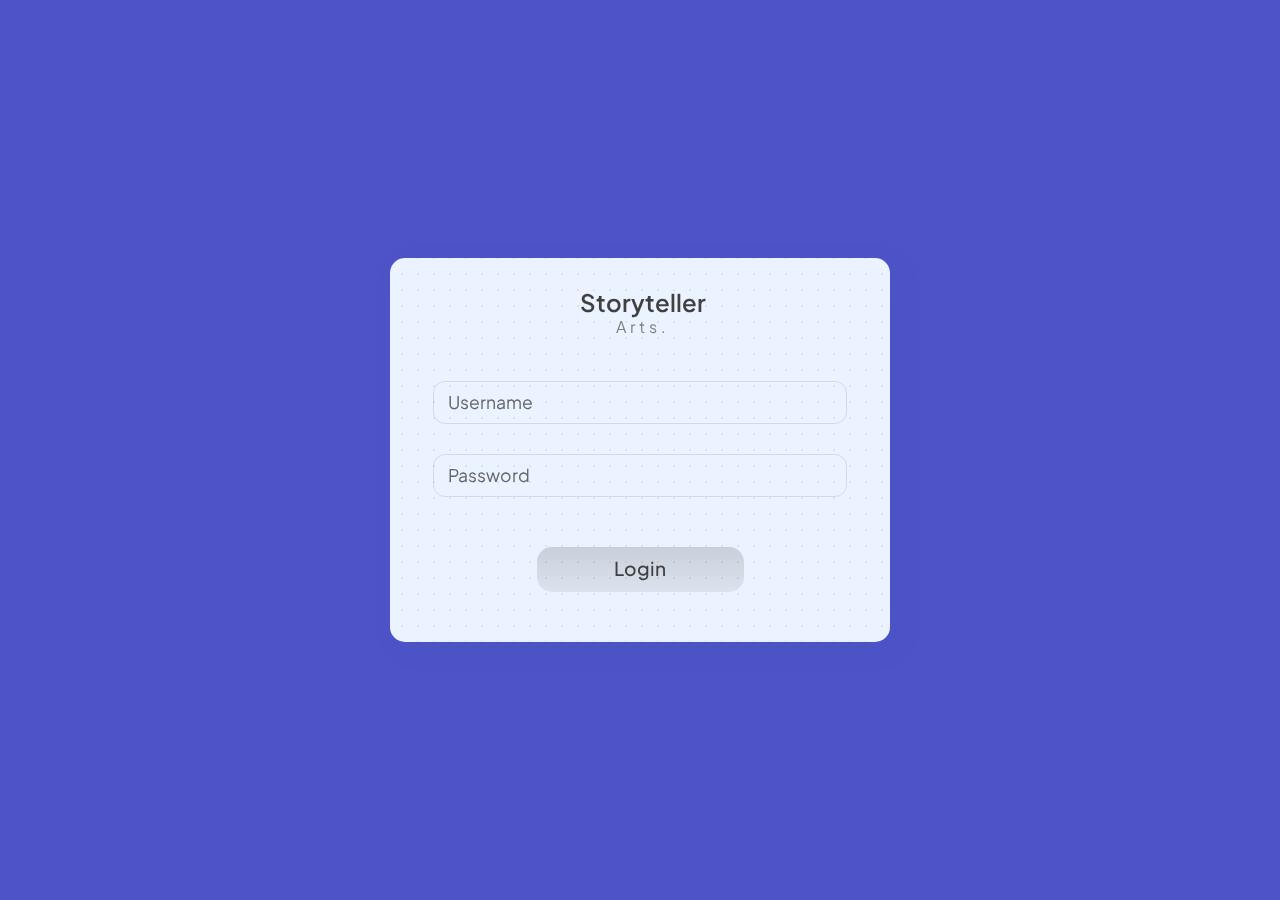
<file: login.html>
<!DOCTYPE html>
<html lang="en">
<head>
  <meta charset="UTF-8">
  <meta name="viewport" content="width=device-width, initial-scale=1.0">
  <title>Storyteller Arts</title>
  <link rel="stylesheet" href="css/logon.css">
</head>
<body>
  <div class="area" >
    <ul class="circles">
      <li></li><li></li><li></li>
      <li></li><li></li>
      <li></li><li></li>
      <li></li><li></li><li></li>
    </ul>
  </div >
  <section class="logon">
    <div class="head">
      <div class="logo">
        <span class="bar"></span>
        <h2 class="main">Storyteller</h2>
        <span class="art">Arts.</span>
      </div>
      <div class="collapse">
        <span class="house">
          <span class="line short"></span>
          <span class="line long"></span>
          <span class="line short"></span>
        </span>
      </div>
    </div>
    <form action="" method="post">
      <div class="field username">
        <input type="text" id="username" name="username" required>
        <label for="username">Username</label>
        <span class="error">Username is required</span>
      </div>
      <div class="field password">
        <input type="password" name="password" id="password" required>
        <label for="password">Password</label>
        <span class="error">Password is required</span>
      </div>
      <button type="submit">Login</button>
    </form>
  </section>
  <script>
    const inputElements = document.querySelectorAll('section.logon > form > .field > input');
  
    inputElements.forEach((input) => {
      input.addEventListener("focus", () => {
        input.parentElement.classList.add("focused");
      });
  
      input.addEventListener("blur", () => {
        if (!input.value) {
          input.parentElement.classList.remove("focused");
        }
      })
    })
  </script>
  
</body>
</html>
</file>
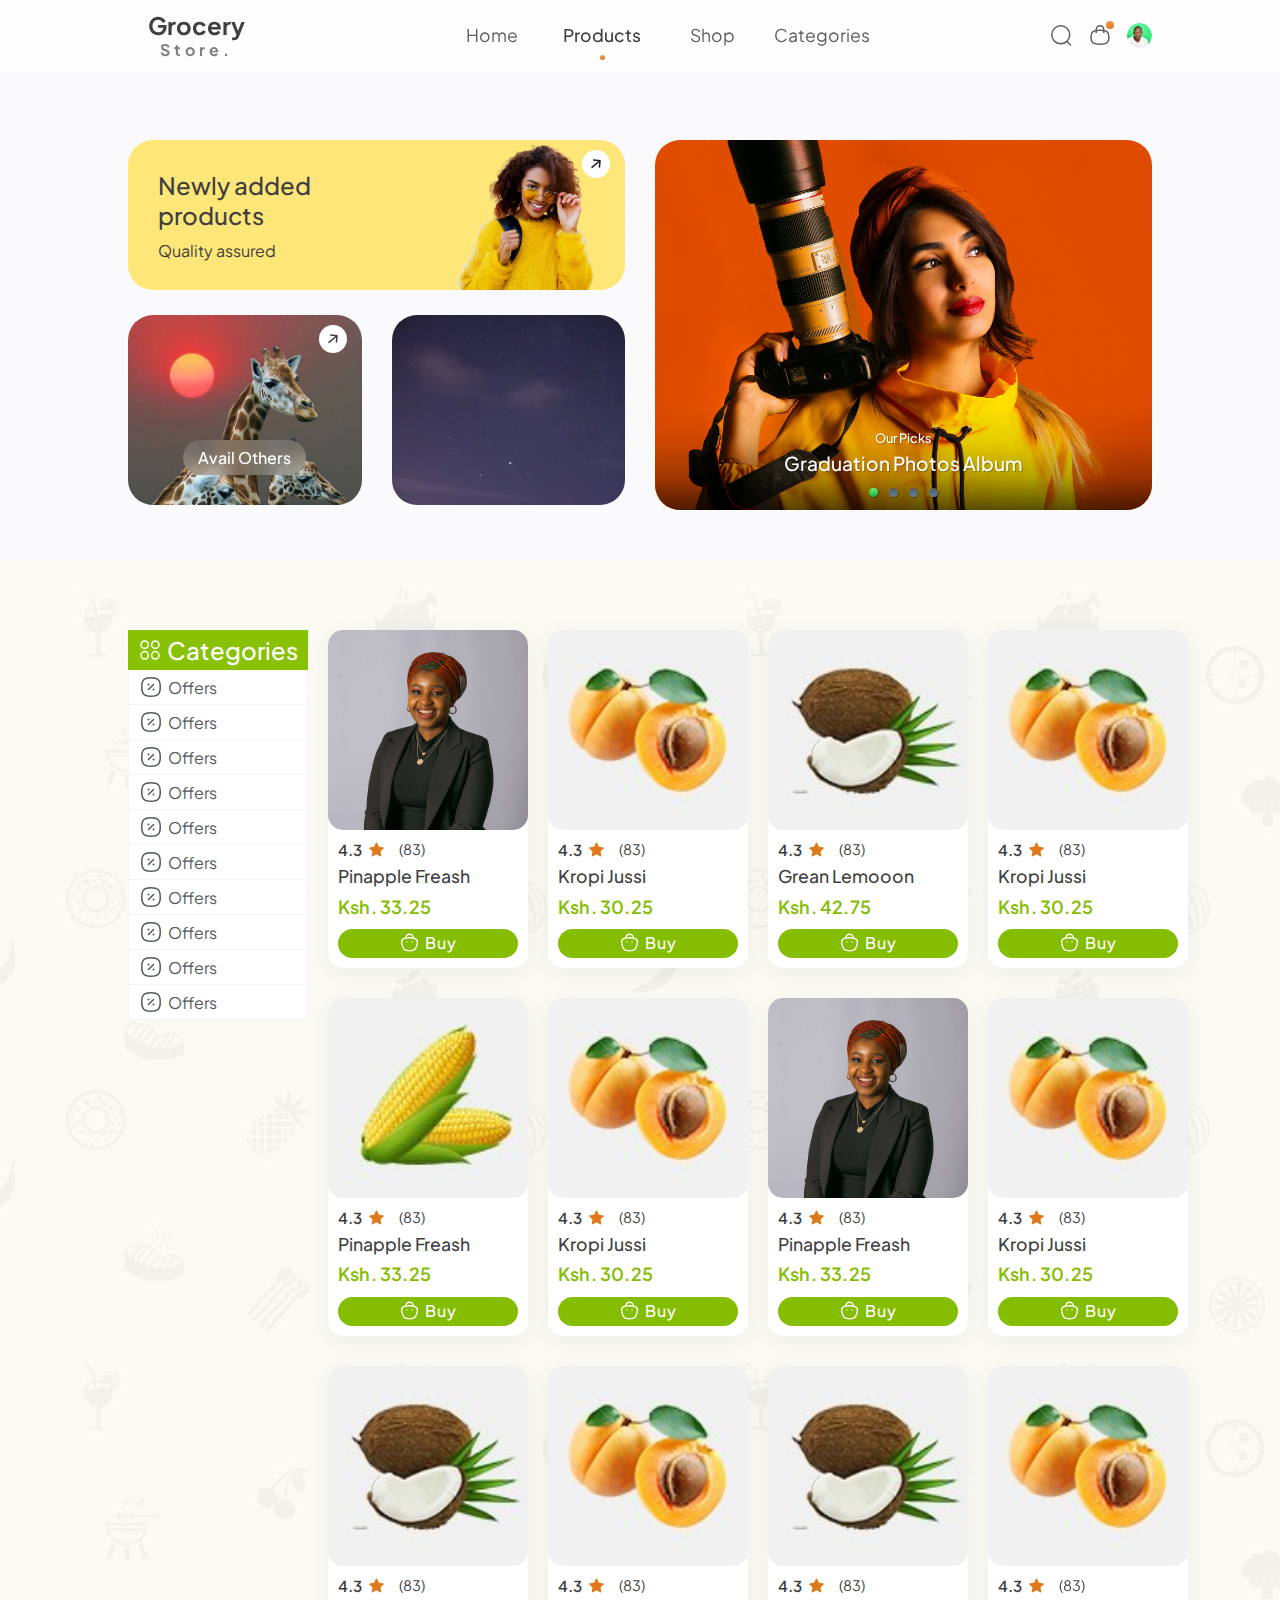
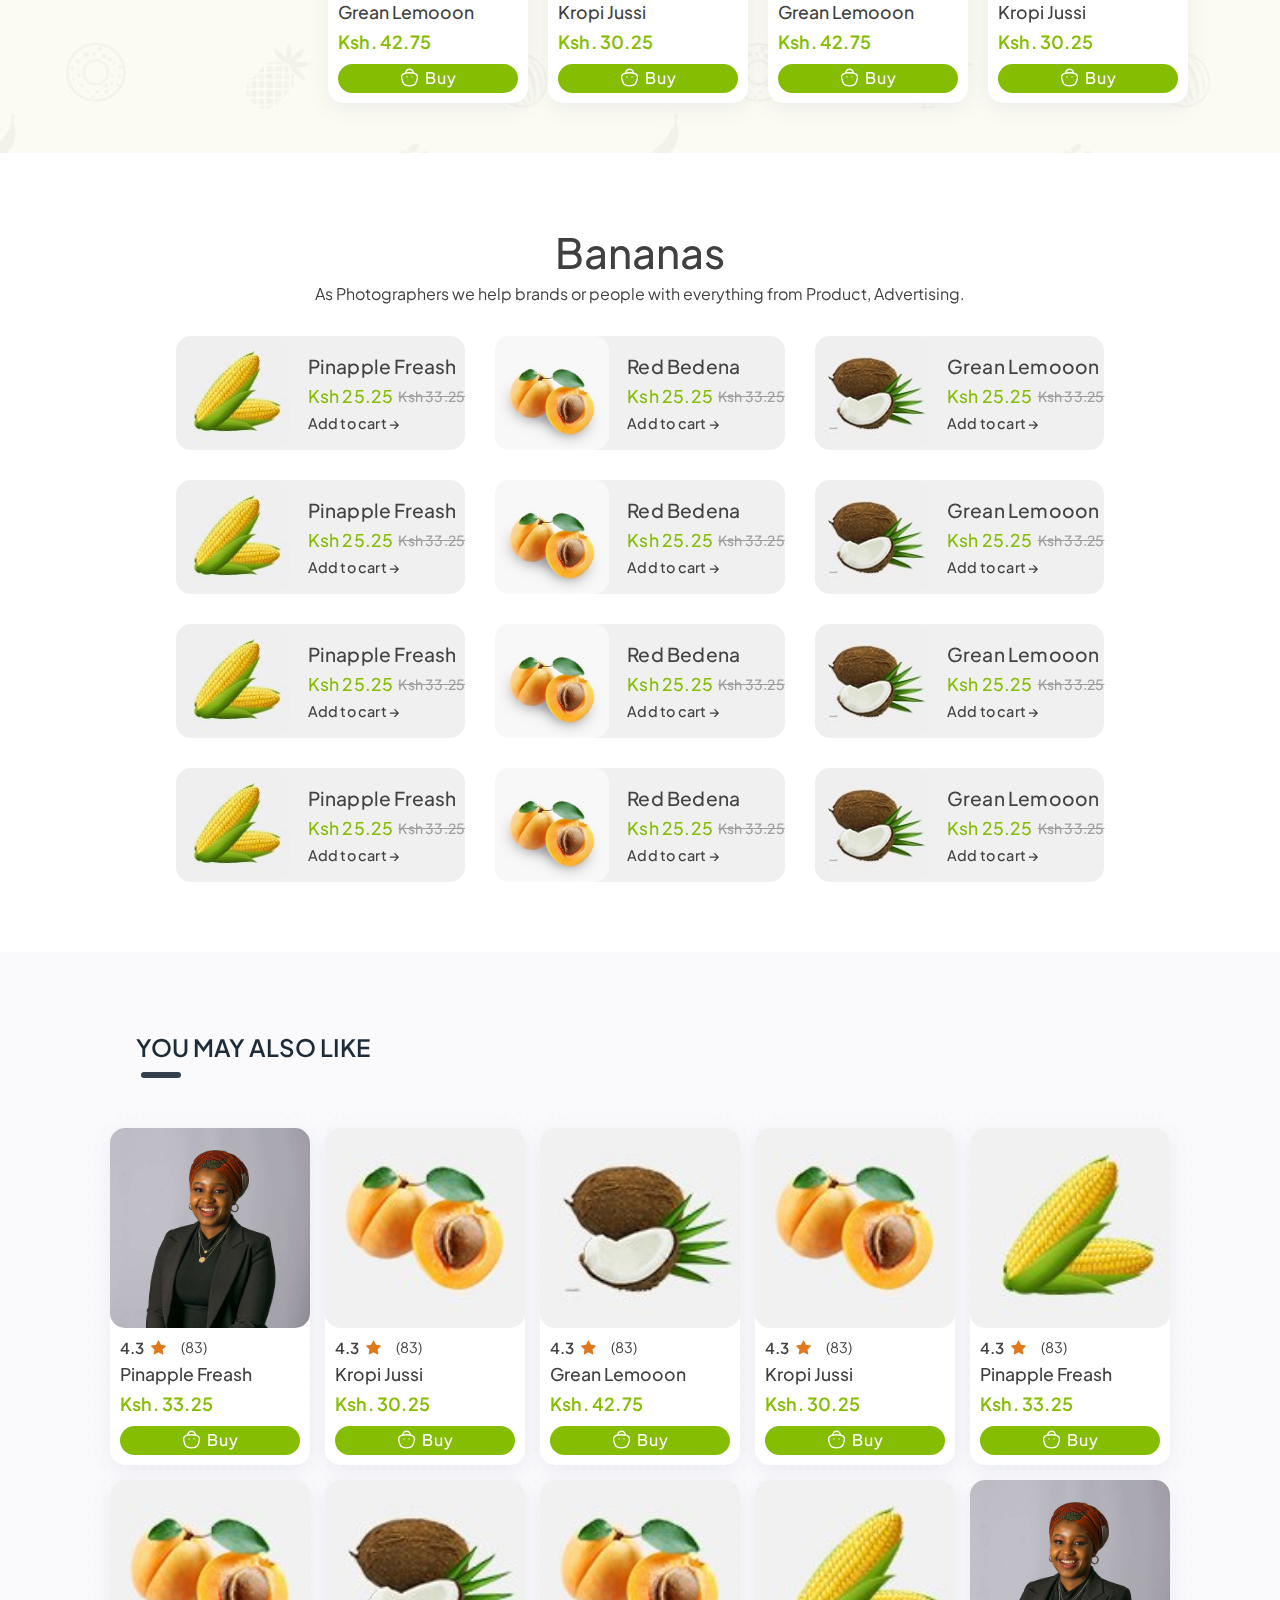
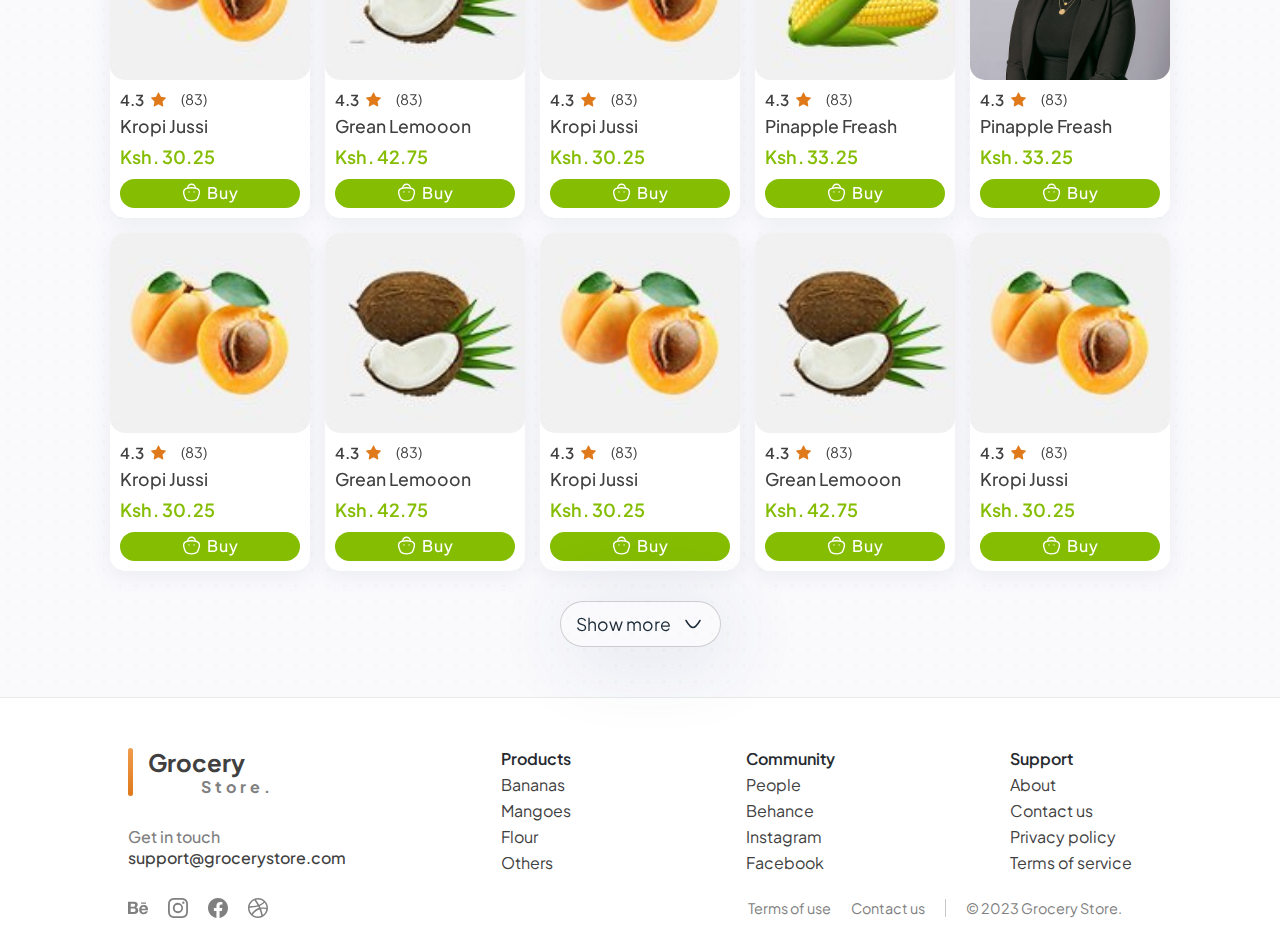
<file: products.html>
<!DOCTYPE html>
<html lang="en">

<head>
	<meta charset="UTF-8">
	<meta name="viewport" content="width=device-width, initial-scale=1.0">

	<link rel="stylesheet" href="css/global.css">

	<link rel="stylesheet" href="css/icon/bulk-style.css">
	<link rel="stylesheet" href="css/icon/style.css">

	<link rel="stylesheet" href="css/style.css">  <link rel="stylesheet" href="css/header.css">

	<!-- <link rel="stylesheet" href="css/res.css"> -->

	<title>Storyteller Arts</title>
	<script type="module">
    //Modals
    import ModalProduct from "./js/modal.product.js";

		//Products
		import ProductClassic from "./js/product.classic.js";
		import ProductContainer from "./js/product.container.js";

    //Register Modals
    customElements.define("modal-product", ModalProduct);

		//Register Products
		customElements.define("product-classic", ProductClassic);
		customElements.define("product-container", ProductContainer);

  </script>

</head>

<body>
	<!-- <modal-product></modal-product> -->
	<main class="main">
		<header class="header">
			<div class="logo">
				<span class="bar"></span>
					<h2 class="main">Grocery</h2>
					<span class="art">Store.</span>
			</div>
			<ul class="item-links">
				<li class="item-link">
					<a href="" class="link">
						<span class="link-text">Home</span>
						<span class="bar"></span>
					</a>
				</li>
				<li class="item-link  active">
					<a href="" class="link">
						<span class="link-text">Products</span>
						<span class="bar"></span>
					</a>
				</li>
				<li class="item-link">
					<a href="products.html" class="link">
						<span class="link-text">Shop</span>
						<span class="bar"></span>
					</a>
				</li>
				<li class="item-link">
					<a href="" class="link">
						<span class="link-text">Categories</span>
						<span class="bar"></span>
					</a>
				</li>
			</ul>
			<div class="utility">
				<span class="item search" title="search">
					<svg width="24" height="24" viewBox="0 0 24 24" fill="none" xmlns="http://www.w3.org/2000/svg"> <circle cx="11.7666" cy="11.7667" r="8.98856" stroke="currentColor" stroke-width="1.5" stroke-linecap="round" stroke-linejoin="round" />
						<path d="M18.0183 18.4853L21.5423 22.0001" stroke="currentColor" stroke-width="1.5" stroke-linecap="round" stroke-linejoin="round" />
					</svg>
				</span>
				<span class="item cart" title="cart">
					<svg width="24" height="24" viewBox="0 0 24 24" fill="none" xmlns="http://www.w3.org/2000/svg">
						<path d="M15.7497 9.47182V6.43982C15.7547 4.35182 14.0657 2.65482 11.9777 2.64982C9.88874 2.64582 8.19274 4.33482 8.18774 6.42282V9.47182" stroke="currentColor" stroke-width="1.5" stroke-linecap="round" stroke-linejoin="round" />
						<path fill-rule="evenodd" clip-rule="evenodd" d="M2.94995 14.2076C2.94995 8.91362 5.20495 7.14862 11.969 7.14862C18.733 7.14862 20.988 8.91362 20.988 14.2076C20.988 19.5006 18.733 21.2656 11.969 21.2656C5.20495 21.2656 2.94995 19.5006 2.94995 14.2076Z" stroke="currentColor" stroke-width="1.5" stroke-linecap="round" stroke-linejoin="round" />
					</svg>
					<span class="items"></span>
				</span>
				<span class="item profile">
					<span class="picture">
						<img src="img/explore/by/femar.jpg" alt="Profile">
					</span>
					<span class="options">
						<span class="arrow"></span>
						<a href="#" class="option">
							<svg width="24" height="24" viewBox="0 0 24 24" fill="none" xmlns="http://www.w3.org/2000/svg">
								<path fill-rule="evenodd" clip-rule="evenodd" d="M11.8445 21.6621C8.15273 21.6621 5 21.0876 5 18.7868C5 16.486 8.13273 14.3621 11.8445 14.3621C15.5364 14.3621 18.6891 16.4654 18.6891 18.7662C18.6891 21.066 15.5564 21.6621 11.8445 21.6621Z" stroke="currentColor" stroke-width="1.5" stroke-linecap="round" stroke-linejoin="round" />
								<path fill-rule="evenodd" clip-rule="evenodd" d="M11.8372 11.1738C14.26 11.1738 16.2236 9.21015 16.2236 6.78742C16.2236 4.36469 14.26 2.40015 11.8372 2.40015C9.41452 2.40015 7.44998 4.36469 7.44998 6.78742C7.4418 9.20196 9.3918 11.1656 11.8063 11.1738C11.8172 11.1738 11.8272 11.1738 11.8372 11.1738Z" stroke="currentColor" stroke-width="1.5" stroke-linecap="round" stroke-linejoin="round" />
							</svg>
							<span class="text">Profile</span>
						</a>
						<a href="#" class="option">
							<svg width="24" height="24" viewBox="0 0 24 24" fill="none" xmlns="http://www.w3.org/2000/svg">
								<path d="M16.3638 6.87003C16.3638 4.48403 14.4298 2.55003 12.0438 2.55003C9.65783 2.53903 7.71583 4.46503 7.70483 6.85103V6.87003" stroke="currentColor" stroke-width="1.5" stroke-linecap="round" stroke-linejoin="round" />
								<path d="M14.9727 11.3739H14.9267" stroke="currentColor" stroke-width="1.5" stroke-linecap="round" stroke-linejoin="round" />
								<path d="M9.14165 11.3739H9.09565" stroke="currentColor" stroke-width="1.5" stroke-linecap="round" stroke-linejoin="round" />
								<path fill-rule="evenodd" clip-rule="evenodd" d="M12.0342 21.4896C5.52619 21.4896 4.77719 19.4396 3.31619 14.0226C1.85019 8.58863 4.79119 6.55563 12.0342 6.55563C19.2772 6.55563 22.2182 8.58863 20.7522 14.0226C19.2912 19.4396 18.5422 21.4896 12.0342 21.4896Z" stroke="currentColor" stroke-width="1.5" stroke-linecap="round" stroke-linejoin="round" />
							</svg>
							<span class="text">Orders</span>
						</a>
						<a href="#" class="option">
							<svg width="24" height="24" viewBox="0 0 24 24" fill="none" xmlns="http://www.w3.org/2000/svg">
								<path fill-rule="evenodd" clip-rule="evenodd"
									d="M12 9.50012C13.3809 9.50012 14.5 10.6192 14.5 12.0001C14.5 13.381 13.3809 14.5001 12 14.5001C10.6191 14.5001 9.5 13.381 9.5 12.0001C9.5 10.6192 10.6191 9.50012 12 9.50012Z"
									stroke="currentColor" stroke-width="1.5" stroke-linecap="round" stroke-linejoin="round" />
								<path fill-rule="evenodd" clip-rule="evenodd"
									d="M20.168 7.25037V7.25037C19.4845 6.05812 17.9712 5.65016 16.7885 6.33865C15.7598 6.93625 14.4741 6.1885 14.4741 4.9923C14.4741 3.61632 13.3659 2.50012 11.9998 2.50012V2.50012C10.6337 2.50012 9.52546 3.61632 9.52546 4.9923C9.52546 6.1885 8.23977 6.93625 7.21199 6.33865C6.02829 5.65016 4.51507 6.05812 3.83153 7.25037C3.14896 8.44262 3.55399 9.96677 4.73769 10.6543C5.76546 11.2529 5.76546 12.7474 4.73769 13.346C3.55399 14.0345 3.14896 15.5586 3.83153 16.7499C4.51507 17.9421 6.02829 18.3501 7.21101 17.6626H7.21199C8.23977 17.064 9.52546 17.8117 9.52546 19.0079V19.0079C9.52546 20.3839 10.6337 21.5001 11.9998 21.5001V21.5001C13.3659 21.5001 14.4741 20.3839 14.4741 19.0079V19.0079C14.4741 17.8117 15.7598 17.064 16.7885 17.6626C17.9712 18.3501 19.4845 17.9421 20.168 16.7499C20.8515 15.5586 20.4455 14.0345 19.2628 13.346H19.2618C18.2341 12.7474 18.2341 11.2529 19.2628 10.6543C20.4455 9.96677 20.8515 8.44262 20.168 7.25037Z"
									stroke="currentColor" stroke-width="1.5" stroke-linecap="round" stroke-linejoin="round" />
							</svg>
							<span class="text">Settings</span>
						</a>
						<a href="#" class="option logout">
							<svg width="24" height="24" viewBox="0 0 24 24" fill="none" xmlns="http://www.w3.org/2000/svg">
								<path d="M21.791 12.1208H9.75" stroke="currentColor" stroke-width="1.5" stroke-linecap="round" stroke-linejoin="round" />
								<path d="M18.8643 9.20477L21.7923 12.1208L18.8643 15.0368" stroke="currentColor" stroke-width="1.5" stroke-linecap="round"
									stroke-linejoin="round" />
								<path
									d="M16.3599 7.63C16.0299 4.05 14.6899 2.75 9.35986 2.75C2.25886 2.75 2.25886 5.06 2.25886 12C2.25886 18.94 2.25886 21.25 9.35986 21.25C14.6899 21.25 16.0299 19.95 16.3599 16.37"
									stroke="currentColor" stroke-width="1.5" stroke-linecap="round" stroke-linejoin="round" />
							</svg>
							<span class="text">Logout</span>
						</a>
					</span>
				</span>
			</div>
		</header>

		<section class="content explore">
			<div class="categories">
				<div class="banner top-second">
					<a href="" class="icon">
						<svg xmlns="http://www.w3.org/2000/svg" width="16" height="16" fill="currentColor"
							class="bi bi-arrow-right-short" viewBox="0 0 16 16">
							<path fill-rule="evenodd"
								d="M4 8a.5.5 0 0 1 .5-.5h5.793L8.146 5.354a.5.5 0 1 1 .708-.708l3 3a.5.5 0 0 1 0 .708l-3 3a.5.5 0 0 1-.708-.708L10.293 8.5H4.5A.5.5 0 0 1 4 8z" />
						</svg>
					</a>
					<div class="text">
						<h2 class="title">Newly added products</h2>
						<span class="other">Quality assured</span>
					</div>
					<div class="image">
						<img src="img/explore/banner-two.png" alt="Image" srcset="">
					</div>
				</div>
				<div class="category long">
					<div class="slide">
						<img src="img/home/featured/featured4.jpg" alt="Image 1">
						<div class="footer">
							<div class="info">
								<span class="tip">Our Picks</span>
								<p class="name">Graduation Photos Album</p>
							</div>
						</div>
					</div>
					<div class="slide">
						<img src="img/explore/slides/slide2.jpg" alt="Image 1">
						<div class="footer">
							<div class="info">
								<span class="tip">Our Picks</span>
								<p class="name">Graduation Photos Album</p>
							</div>
						</div>
					</div>
					<div class="slide">
						<img src="img/explore/slides/slide3.jpg" alt="Image 2">
						<div class="footer">
							<div class="info">
								<span class="tip">Our Picks</span>
								<p class="name">Graduation Photos Album</p>
							</div>
						</div>
					</div>
					<div class="slide">
						<img src="img/explore/slides/slide4.jpg" alt="Image 3">
						<div class="footer">
							<div class="info">
								<span class="tip">Our Picks</span>
								<p class="name">Graduation Photos Album</p>
							</div>
						</div>
					</div>

					<div class="dots">
						<span class="dot active">
							<span class="pick"></span>
						</span>
						<span class="dot">
							<span class="pick"></span>
						</span>
						<span class="dot">
							<span class="pick"></span>
						</span>
						<span class="dot">
							<span class="pick"></span>
						</span>
					</div>

				</div>
				<div class="category small wild">
					<a href="" class="icon">
						<svg xmlns="http://www.w3.org/2000/svg" width="16" height="16" fill="currentColor"
							class="bi bi-arrow-right-short" viewBox="0 0 16 16">
							<path fill-rule="evenodd"
								d="M4 8a.5.5 0 0 1 .5-.5h5.793L8.146 5.354a.5.5 0 1 1 .708-.708l3 3a.5.5 0 0 1 0 .708l-3 3a.5.5 0 0 1-.708-.708L10.293 8.5H4.5A.5.5 0 0 1 4 8z" />
						</svg>
					</a>
					<div class="image">
						<img src="img/explore/wild1.jpg" alt="Wild Photo" srcset="">
					</div>
					<a href="" class="avail">Avail Others</a>
				</div>
				<div class="category small video">
					<video id="background-video" autoplay loop muted poster="https://assets.codepen.io/6093409/river.jpg">
						<source src="video/vid1.mp4" type="video/mp4">
					</video>
				</div>
			</div>
		</section>

		<section class="content tabbed">
			<div class="tab">
				<div class="selections">
					<div class="head">
						<svg width="24" height="24" viewBox="0 0 24 24" fill="none" xmlns="http://www.w3.org/2000/svg">
							<path fill-rule="evenodd" clip-rule="evenodd"
								d="M21.0004 6.67392C21.0004 8.70252 19.3552 10.3477 17.3266 10.3477C15.298 10.3477 13.6537 8.70252 13.6537 6.67392C13.6537 4.64532 15.298 3.00012 17.3266 3.00012C19.3552 3.00012 21.0004 4.64532 21.0004 6.67392Z"
								stroke="currentColor" stroke-width="1.5" stroke-linecap="round" stroke-linejoin="round" />
							<path fill-rule="evenodd" clip-rule="evenodd"
								d="M10.3467 6.67392C10.3467 8.70252 8.7024 10.3477 6.6729 10.3477C4.6452 10.3477 3 8.70252 3 6.67392C3 4.64532 4.6452 3.00012 6.6729 3.00012C8.7024 3.00012 10.3467 4.64532 10.3467 6.67392Z"
								stroke="currentColor" stroke-width="1.5" stroke-linecap="round" stroke-linejoin="round" />
							<path fill-rule="evenodd" clip-rule="evenodd"
								d="M21.0004 17.2621C21.0004 19.2907 19.3552 20.935 17.3266 20.935C15.298 20.935 13.6537 19.2907 13.6537 17.2621C13.6537 15.2335 15.298 13.5883 17.3266 13.5883C19.3552 13.5883 21.0004 15.2335 21.0004 17.2621Z"
								stroke="currentColor" stroke-width="1.5" stroke-linecap="round" stroke-linejoin="round" />
							<path fill-rule="evenodd" clip-rule="evenodd"
								d="M10.3467 17.2621C10.3467 19.2907 8.7024 20.935 6.6729 20.935C4.6452 20.935 3 19.2907 3 17.2621C3 15.2335 4.6452 13.5883 6.6729 13.5883C8.7024 13.5883 10.3467 15.2335 10.3467 17.2621Z"
								stroke="currentColor" stroke-width="1.5" stroke-linecap="round" stroke-linejoin="round" />
						</svg>
						<h2 class="text">Categories</h2>
					</div>
					<ul class="category-list">
						<li class="category">
							<a href="#" class="link">
								<svg width="24" height="24" viewBox="0 0 24 24" fill="none" xmlns="http://www.w3.org/2000/svg">
									<path fill-rule="evenodd" clip-rule="evenodd"
										d="M2.75024 12.0002C2.75024 5.06321 5.06324 2.75021 12.0002 2.75021C18.9372 2.75021 21.2502 5.06321 21.2502 12.0002C21.2502 18.9372 18.9372 21.2502 12.0002 21.2502C5.06324 21.2502 2.75024 18.9372 2.75024 12.0002Z"
										stroke="currentColor" stroke-width="1.5" stroke-linecap="round" stroke-linejoin="round" />
									<path d="M9.42993 14.57L14.5699 9.43002" stroke="currentColor" stroke-width="1.5" stroke-linecap="round"
										stroke-linejoin="round" />
									<path d="M14.4955 14.5001H14.5045" stroke="currentColor" stroke-width="2" stroke-linecap="round"
										stroke-linejoin="round" />
									<path d="M9.4955 9.50012H9.5045" stroke="currentColor" stroke-width="2" stroke-linecap="round"
										stroke-linejoin="round" />
								</svg>
								<span class="text">Offers</span>
							</a>
						</li>
						<li class="category">
							<a href="#" class="link">
								<svg width="24" height="24" viewBox="0 0 24 24" fill="none" xmlns="http://www.w3.org/2000/svg">
									<path fill-rule="evenodd" clip-rule="evenodd"
										d="M2.75024 12.0002C2.75024 5.06321 5.06324 2.75021 12.0002 2.75021C18.9372 2.75021 21.2502 5.06321 21.2502 12.0002C21.2502 18.9372 18.9372 21.2502 12.0002 21.2502C5.06324 21.2502 2.75024 18.9372 2.75024 12.0002Z"
										stroke="currentColor" stroke-width="1.5" stroke-linecap="round" stroke-linejoin="round" />
									<path d="M9.42993 14.57L14.5699 9.43002" stroke="currentColor" stroke-width="1.5" stroke-linecap="round"
										stroke-linejoin="round" />
									<path d="M14.4955 14.5001H14.5045" stroke="currentColor" stroke-width="2" stroke-linecap="round"
										stroke-linejoin="round" />
									<path d="M9.4955 9.50012H9.5045" stroke="currentColor" stroke-width="2" stroke-linecap="round"
										stroke-linejoin="round" />
								</svg>
								<span class="text">Offers</span>
							</a>
						</li>
						<li class="category">
							<a href="#" class="link">
								<svg width="24" height="24" viewBox="0 0 24 24" fill="none" xmlns="http://www.w3.org/2000/svg">
									<path fill-rule="evenodd" clip-rule="evenodd"
										d="M2.75024 12.0002C2.75024 5.06321 5.06324 2.75021 12.0002 2.75021C18.9372 2.75021 21.2502 5.06321 21.2502 12.0002C21.2502 18.9372 18.9372 21.2502 12.0002 21.2502C5.06324 21.2502 2.75024 18.9372 2.75024 12.0002Z"
										stroke="currentColor" stroke-width="1.5" stroke-linecap="round" stroke-linejoin="round" />
									<path d="M9.42993 14.57L14.5699 9.43002" stroke="currentColor" stroke-width="1.5" stroke-linecap="round"
										stroke-linejoin="round" />
									<path d="M14.4955 14.5001H14.5045" stroke="currentColor" stroke-width="2" stroke-linecap="round"
										stroke-linejoin="round" />
									<path d="M9.4955 9.50012H9.5045" stroke="currentColor" stroke-width="2" stroke-linecap="round"
										stroke-linejoin="round" />
								</svg>
								<span class="text">Offers</span>
							</a>
						</li>
						<li class="category">
							<a href="#" class="link">
								<svg width="24" height="24" viewBox="0 0 24 24" fill="none" xmlns="http://www.w3.org/2000/svg">
									<path fill-rule="evenodd" clip-rule="evenodd"
										d="M2.75024 12.0002C2.75024 5.06321 5.06324 2.75021 12.0002 2.75021C18.9372 2.75021 21.2502 5.06321 21.2502 12.0002C21.2502 18.9372 18.9372 21.2502 12.0002 21.2502C5.06324 21.2502 2.75024 18.9372 2.75024 12.0002Z"
										stroke="currentColor" stroke-width="1.5" stroke-linecap="round" stroke-linejoin="round" />
									<path d="M9.42993 14.57L14.5699 9.43002" stroke="currentColor" stroke-width="1.5" stroke-linecap="round"
										stroke-linejoin="round" />
									<path d="M14.4955 14.5001H14.5045" stroke="currentColor" stroke-width="2" stroke-linecap="round"
										stroke-linejoin="round" />
									<path d="M9.4955 9.50012H9.5045" stroke="currentColor" stroke-width="2" stroke-linecap="round"
										stroke-linejoin="round" />
								</svg>
								<span class="text">Offers</span>
							</a>
						</li>
						<li class="category">
							<a href="#" class="link">
								<svg width="24" height="24" viewBox="0 0 24 24" fill="none" xmlns="http://www.w3.org/2000/svg">
									<path fill-rule="evenodd" clip-rule="evenodd"
										d="M2.75024 12.0002C2.75024 5.06321 5.06324 2.75021 12.0002 2.75021C18.9372 2.75021 21.2502 5.06321 21.2502 12.0002C21.2502 18.9372 18.9372 21.2502 12.0002 21.2502C5.06324 21.2502 2.75024 18.9372 2.75024 12.0002Z"
										stroke="currentColor" stroke-width="1.5" stroke-linecap="round" stroke-linejoin="round" />
									<path d="M9.42993 14.57L14.5699 9.43002" stroke="currentColor" stroke-width="1.5" stroke-linecap="round"
										stroke-linejoin="round" />
									<path d="M14.4955 14.5001H14.5045" stroke="currentColor" stroke-width="2" stroke-linecap="round"
										stroke-linejoin="round" />
									<path d="M9.4955 9.50012H9.5045" stroke="currentColor" stroke-width="2" stroke-linecap="round"
										stroke-linejoin="round" />
								</svg>
								<span class="text">Offers</span>
							</a>
						</li>
						<li class="category">
							<a href="#" class="link">
								<svg width="24" height="24" viewBox="0 0 24 24" fill="none" xmlns="http://www.w3.org/2000/svg">
									<path fill-rule="evenodd" clip-rule="evenodd"
										d="M2.75024 12.0002C2.75024 5.06321 5.06324 2.75021 12.0002 2.75021C18.9372 2.75021 21.2502 5.06321 21.2502 12.0002C21.2502 18.9372 18.9372 21.2502 12.0002 21.2502C5.06324 21.2502 2.75024 18.9372 2.75024 12.0002Z"
										stroke="currentColor" stroke-width="1.5" stroke-linecap="round" stroke-linejoin="round" />
									<path d="M9.42993 14.57L14.5699 9.43002" stroke="currentColor" stroke-width="1.5" stroke-linecap="round"
										stroke-linejoin="round" />
									<path d="M14.4955 14.5001H14.5045" stroke="currentColor" stroke-width="2" stroke-linecap="round"
										stroke-linejoin="round" />
									<path d="M9.4955 9.50012H9.5045" stroke="currentColor" stroke-width="2" stroke-linecap="round"
										stroke-linejoin="round" />
								</svg>
								<span class="text">Offers</span>
							</a>
						</li>
						<li class="category">
							<a href="#" class="link">
								<svg width="24" height="24" viewBox="0 0 24 24" fill="none" xmlns="http://www.w3.org/2000/svg">
									<path fill-rule="evenodd" clip-rule="evenodd"
										d="M2.75024 12.0002C2.75024 5.06321 5.06324 2.75021 12.0002 2.75021C18.9372 2.75021 21.2502 5.06321 21.2502 12.0002C21.2502 18.9372 18.9372 21.2502 12.0002 21.2502C5.06324 21.2502 2.75024 18.9372 2.75024 12.0002Z"
										stroke="currentColor" stroke-width="1.5" stroke-linecap="round" stroke-linejoin="round" />
									<path d="M9.42993 14.57L14.5699 9.43002" stroke="currentColor" stroke-width="1.5" stroke-linecap="round"
										stroke-linejoin="round" />
									<path d="M14.4955 14.5001H14.5045" stroke="currentColor" stroke-width="2" stroke-linecap="round"
										stroke-linejoin="round" />
									<path d="M9.4955 9.50012H9.5045" stroke="currentColor" stroke-width="2" stroke-linecap="round"
										stroke-linejoin="round" />
								</svg>
								<span class="text">Offers</span>
							</a>
						</li>
						<li class="category">
							<a href="#" class="link">
								<svg width="24" height="24" viewBox="0 0 24 24" fill="none" xmlns="http://www.w3.org/2000/svg">
									<path fill-rule="evenodd" clip-rule="evenodd"
										d="M2.75024 12.0002C2.75024 5.06321 5.06324 2.75021 12.0002 2.75021C18.9372 2.75021 21.2502 5.06321 21.2502 12.0002C21.2502 18.9372 18.9372 21.2502 12.0002 21.2502C5.06324 21.2502 2.75024 18.9372 2.75024 12.0002Z"
										stroke="currentColor" stroke-width="1.5" stroke-linecap="round" stroke-linejoin="round" />
									<path d="M9.42993 14.57L14.5699 9.43002" stroke="currentColor" stroke-width="1.5" stroke-linecap="round"
										stroke-linejoin="round" />
									<path d="M14.4955 14.5001H14.5045" stroke="currentColor" stroke-width="2" stroke-linecap="round"
										stroke-linejoin="round" />
									<path d="M9.4955 9.50012H9.5045" stroke="currentColor" stroke-width="2" stroke-linecap="round"
										stroke-linejoin="round" />
								</svg>
								<span class="text">Offers</span>
							</a>
						</li>
						<li class="category">
							<a href="#" class="link">
								<svg width="24" height="24" viewBox="0 0 24 24" fill="none" xmlns="http://www.w3.org/2000/svg">
									<path fill-rule="evenodd" clip-rule="evenodd"
										d="M2.75024 12.0002C2.75024 5.06321 5.06324 2.75021 12.0002 2.75021C18.9372 2.75021 21.2502 5.06321 21.2502 12.0002C21.2502 18.9372 18.9372 21.2502 12.0002 21.2502C5.06324 21.2502 2.75024 18.9372 2.75024 12.0002Z"
										stroke="currentColor" stroke-width="1.5" stroke-linecap="round" stroke-linejoin="round" />
									<path d="M9.42993 14.57L14.5699 9.43002" stroke="currentColor" stroke-width="1.5" stroke-linecap="round"
										stroke-linejoin="round" />
									<path d="M14.4955 14.5001H14.5045" stroke="currentColor" stroke-width="2" stroke-linecap="round"
										stroke-linejoin="round" />
									<path d="M9.4955 9.50012H9.5045" stroke="currentColor" stroke-width="2" stroke-linecap="round"
										stroke-linejoin="round" />
								</svg>
								<span class="text">Offers</span>
							</a>
						</li>
						<li class="category">
							<a href="#" class="link">
								<svg width="24" height="24" viewBox="0 0 24 24" fill="none" xmlns="http://www.w3.org/2000/svg">
									<path fill-rule="evenodd" clip-rule="evenodd"
										d="M2.75024 12.0002C2.75024 5.06321 5.06324 2.75021 12.0002 2.75021C18.9372 2.75021 21.2502 5.06321 21.2502 12.0002C21.2502 18.9372 18.9372 21.2502 12.0002 21.2502C5.06324 21.2502 2.75024 18.9372 2.75024 12.0002Z"
										stroke="currentColor" stroke-width="1.5" stroke-linecap="round" stroke-linejoin="round" />
									<path d="M9.42993 14.57L14.5699 9.43002" stroke="currentColor" stroke-width="1.5" stroke-linecap="round"
										stroke-linejoin="round" />
									<path d="M14.4955 14.5001H14.5045" stroke="currentColor" stroke-width="2" stroke-linecap="round"
										stroke-linejoin="round" />
									<path d="M9.4955 9.50012H9.5045" stroke="currentColor" stroke-width="2" stroke-linecap="round"
										stroke-linejoin="round" />
								</svg>
								<span class="text">Offers</span>
							</a>
						</li>
					</ul>
				</div>
				<div class="products">
				
					<product-container product-image="img/explore/shots/shot4.jpg" name="Pinapple Freash" price="33.25">
					</product-container>
				
					<product-container product-image="img/product/furits/15.jpg" name="Kropi Jussi" price="30.25">
					</product-container>
				
					<product-container product-image="img/product/furits/17.jpg" name="Grean Lemooon" price="42.75">
					</product-container>
				
					<product-container product-image="img/product/furits/15.jpg" name="Kropi Jussi" price="30.25">
					</product-container>
				
					<product-container product-image="img/product/furits/14.jpg" name="Pinapple Freash" price="33.25">
					</product-container>
				
					<product-container product-image="img/product/furits/15.jpg" name="Kropi Jussi" price="30.25">
					</product-container>
				
					<product-container product-image="img/explore/shots/shot4.jpg" name="Pinapple Freash" price="33.25">
					</product-container>
				
					<product-container product-image="img/product/furits/15.jpg" name="Kropi Jussi" price="30.25">
					</product-container>
				
					<product-container product-image="img/product/furits/17.jpg" name="Grean Lemooon" price="42.75">
					</product-container>
				
					<product-container product-image="img/product/furits/15.jpg" name="Kropi Jussi" price="30.25">
					</product-container>
				
					<product-container product-image="img/product/furits/17.jpg" name="Grean Lemooon" price="42.75">
					</product-container>
				
					<product-container product-image="img/product/furits/15.jpg" name="Kropi Jussi" price="30.25">
					</product-container>
				
				</div>
			</div>
		</section>

		<section class="content filter">
			<div class="featured-head">
				<h2 class="title">Bananas</h2>
				<p class="description">As Photographers we help brands or people with everything from Product, Advertising.</p>
			</div>
			<div class="products">
				<product-classic product-image="img/product/furits/14.jpg" name="Pinapple Freash" price="25.25" old-price="33.25">
				</product-classic>
		
				<product-classic product-image="img/product/furits/8.jpg" name="Red Bedena" price="25.25" old-price="33.25">
				</product-classic>
		
				<product-classic product-image="img/product/furits/17.jpg" name="Grean Lemooon" price="25.25" old-price="33.25">
				</product-classic>
		
				<product-classic product-image="img/product/furits/14.jpg" name="Pinapple Freash" price="25.25" old-price="33.25">
				</product-classic>
		
				<product-classic product-image="img/product/furits/8.jpg" name="Red Bedena" price="25.25" old-price="33.25">
				</product-classic>
		
				<product-classic product-image="img/product/furits/17.jpg" name="Grean Lemooon" price="25.25" old-price="33.25">
				</product-classic>
		
				<product-classic product-image="img/product/furits/14.jpg" name="Pinapple Freash" price="25.25" old-price="33.25">
				</product-classic>
		
				<product-classic product-image="img/product/furits/8.jpg" name="Red Bedena" price="25.25" old-price="33.25">
				</product-classic>
		
				<product-classic product-image="img/product/furits/17.jpg" name="Grean Lemooon" price="25.25" old-price="33.25">
				</product-classic>
		
				<product-classic product-image="img/product/furits/14.jpg" name="Pinapple Freash" price="25.25" old-price="33.25">
				</product-classic>
		
				<product-classic product-image="img/product/furits/8.jpg" name="Red Bedena" price="25.25" old-price="33.25">
				</product-classic>
		
				<product-classic product-image="img/product/furits/17.jpg" name="Grean Lemooon" price="25.25" old-price="33.25">
				</product-classic>
			</div>
		</section>

		<section class="content infinite">
			<div class="title">
				<h2 class="title">You may also like</h2>
				<span class="line"></span>
			</div>
			<div class="products-two">

				<product-container product-image="img/explore/shots/shot4.jpg" name="Pinapple Freash" price="33.25">
				</product-container>

				<product-container product-image="img/product/furits/15.jpg" name="Kropi Jussi" price="30.25">
				</product-container>

				<product-container product-image="img/product/furits/17.jpg" name="Grean Lemooon" price="42.75">
				</product-container>

				<product-container product-image="img/product/furits/15.jpg" name="Kropi Jussi" price="30.25">
				</product-container>

				<product-container product-image="img/product/furits/14.jpg" name="Pinapple Freash" price="33.25">
				</product-container>
				
				<product-container product-image="img/product/furits/15.jpg" name="Kropi Jussi" price="30.25">
				</product-container>
				
				<product-container product-image="img/product/furits/17.jpg" name="Grean Lemooon" price="42.75">
				</product-container>
				
				<product-container product-image="img/product/furits/15.jpg" name="Kropi Jussi" price="30.25">
				</product-container>

				<product-container product-image="img/product/furits/14.jpg" name="Pinapple Freash" price="33.25">
				</product-container>

				<product-container product-image="img/explore/shots/shot4.jpg" name="Pinapple Freash" price="33.25">
				</product-container>
				
				<product-container product-image="img/product/furits/15.jpg" name="Kropi Jussi" price="30.25">
				</product-container>
				
				<product-container product-image="img/product/furits/17.jpg" name="Grean Lemooon" price="42.75">
				</product-container>
				
				<product-container product-image="img/product/furits/15.jpg" name="Kropi Jussi" price="30.25">
				</product-container>
				
				<product-container product-image="img/product/furits/17.jpg" name="Grean Lemooon" price="42.75">
				</product-container>
				
				<product-container product-image="img/product/furits/15.jpg" name="Kropi Jussi" price="30.25">
				</product-container>
				
			</div>

			<div class="actions">
				<a href="" class="action explore">
					<span class="text">Show more</span>
					<svg width="24" height="24" viewBox="0 0 24 24" fill="none" xmlns="http://www.w3.org/2000/svg">
						<path d="M19 8.50012C19 8.50012 14.856 15.5001 12 15.5001C9.145 15.5001 5 8.50012 5 8.50012" stroke="currentColor"
							stroke-width="1.5" stroke-linecap="round" stroke-linejoin="round" />
					</svg>
				</a>
			</div>
		</section>
	
	</main>

	<footer class="footer">
		<section class="content">
			<div class="logo-section">
				<div class="logo">
					<span class="bar"></span>
					<h2 class="main">Grocery</h2>
					<span class="art">Store.</span>
				</div>
				<div class="email">
					<span class="text">Get in touch</span>
					<a href="mailto:support@shopstore.com">support@grocerystore.com</a>
				</div>
			</div>
			<div class="footer-links">
				<h2 class="title">Products</h2>
				<ul class="links">
					<li class="link-item">
						<a href="">Bananas</a>
					</li>
					<li class="link-item">
						<a href="">Mangoes</a>
					</li>
					<li class="link-item">
						<a href="">Flour</a>
					</li>
					<li class="link-item">
						<a href="">Others</a>
					</li>
				</ul>
			</div>
			<div class="footer-links">
				<h2 class="title">Community</h2>
				<ul class="links">
					<li class="link-item">
						<a href="">People</a>
					</li>
					<li class="link-item">
						<a href="">Behance</a>
					</li>
					<li class="link-item">
						<a href="">Instagram</a>
					</li>
					<li class="link-item">
						<a href="">Facebook</a>
					</li>
				</ul>
			</div>
			<div class="footer-links">
				<h2 class="title">Support</h2>
				<ul class="links">
					<li class="link-item">
						<a href="">About</a>
					</li>
					<li class="link-item">
						<a href="">Contact us</a>
					</li>
					<li class="link-item">
						<a href="">Privacy policy</a>
					</li>
					<li class="link-item">
						<a href="">Terms of service</a>
					</li>
				</ul>
			</div>
		</section>
		<div class="links">
			<div class="social">
				<a href="http://">
					<svg xmlns="http://www.w3.org/2000/svg" width="16" height="16" fill="currentColor" class="bi bi-behance"
						viewBox="0 0 16 16">
						<path
							d="M4.654 3c.461 0 .887.035 1.278.14.39.07.711.216.996.391.286.176.497.426.641.747.14.32.216.711.216 1.137 0 .496-.106.922-.356 1.242-.215.32-.566.606-.997.817.606.176 1.067.496 1.348.922.281.426.461.957.461 1.563 0 .496-.105.922-.285 1.278a2.317 2.317 0 0 1-.782.887c-.32.215-.711.39-1.137.496a5.329 5.329 0 0 1-1.278.176L0 12.803V3h4.654zm-.285 3.978c.39 0 .71-.105.957-.285.246-.18.355-.497.355-.887 0-.216-.035-.426-.105-.567a.981.981 0 0 0-.32-.355 1.84 1.84 0 0 0-.461-.176c-.176-.035-.356-.035-.567-.035H2.17v2.31c0-.005 2.2-.005 2.2-.005zm.105 4.193c.215 0 .426-.035.606-.07.176-.035.356-.106.496-.216s.25-.215.356-.39c.07-.176.14-.391.14-.641 0-.496-.14-.852-.426-1.102-.285-.215-.676-.32-1.137-.32H2.17v2.734h2.305v.005zm6.858-.035c.286.285.711.426 1.278.426.39 0 .746-.106 1.032-.286.285-.215.46-.426.53-.64h1.74c-.286.851-.712 1.457-1.278 1.848-.566.355-1.243.566-2.06.566a4.135 4.135 0 0 1-1.527-.285 2.827 2.827 0 0 1-1.137-.782 2.851 2.851 0 0 1-.712-1.172c-.175-.461-.25-.957-.25-1.528 0-.531.07-1.032.25-1.493.18-.46.426-.852.747-1.207.32-.32.711-.606 1.137-.782a4.018 4.018 0 0 1 1.493-.285c.606 0 1.137.105 1.598.355.46.25.817.532 1.102.958.285.39.496.851.641 1.348.07.496.105.996.07 1.563h-5.15c0 .58.21 1.11.496 1.396zm2.24-3.732c-.25-.25-.642-.391-1.103-.391-.32 0-.566.07-.781.176-.215.105-.356.25-.496.39a.957.957 0 0 0-.25.497c-.036.175-.07.32-.07.46h3.196c-.07-.526-.25-.882-.497-1.132zm-3.127-3.728h3.978v.957h-3.978v-.957z" />
					</svg>
				</a>
				<a href="http://">
					<svg xmlns="http://www.w3.org/2000/svg" width="16" height="16" fill="currentColor" class="bi bi-instagram"
						viewBox="0 0 16 16">
						<path
							d="M8 0C5.829 0 5.556.01 4.703.048 3.85.088 3.269.222 2.76.42a3.917 3.917 0 0 0-1.417.923A3.927 3.927 0 0 0 .42 2.76C.222 3.268.087 3.85.048 4.7.01 5.555 0 5.827 0 8.001c0 2.172.01 2.444.048 3.297.04.852.174 1.433.372 1.942.205.526.478.972.923 1.417.444.445.89.719 1.416.923.51.198 1.09.333 1.942.372C5.555 15.99 5.827 16 8 16s2.444-.01 3.298-.048c.851-.04 1.434-.174 1.943-.372a3.916 3.916 0 0 0 1.416-.923c.445-.445.718-.891.923-1.417.197-.509.332-1.09.372-1.942C15.99 10.445 16 10.173 16 8s-.01-2.445-.048-3.299c-.04-.851-.175-1.433-.372-1.941a3.926 3.926 0 0 0-.923-1.417A3.911 3.911 0 0 0 13.24.42c-.51-.198-1.092-.333-1.943-.372C10.443.01 10.172 0 7.998 0h.003zm-.717 1.442h.718c2.136 0 2.389.007 3.232.046.78.035 1.204.166 1.486.275.373.145.64.319.92.599.28.28.453.546.598.92.11.281.24.705.275 1.485.039.843.047 1.096.047 3.231s-.008 2.389-.047 3.232c-.035.78-.166 1.203-.275 1.485a2.47 2.47 0 0 1-.599.919c-.28.28-.546.453-.92.598-.28.11-.704.24-1.485.276-.843.038-1.096.047-3.232.047s-2.39-.009-3.233-.047c-.78-.036-1.203-.166-1.485-.276a2.478 2.478 0 0 1-.92-.598 2.48 2.48 0 0 1-.6-.92c-.109-.281-.24-.705-.275-1.485-.038-.843-.046-1.096-.046-3.233 0-2.136.008-2.388.046-3.231.036-.78.166-1.204.276-1.486.145-.373.319-.64.599-.92.28-.28.546-.453.92-.598.282-.11.705-.24 1.485-.276.738-.034 1.024-.044 2.515-.045v.002zm4.988 1.328a.96.96 0 1 0 0 1.92.96.96 0 0 0 0-1.92zm-4.27 1.122a4.109 4.109 0 1 0 0 8.217 4.109 4.109 0 0 0 0-8.217zm0 1.441a2.667 2.667 0 1 1 0 5.334 2.667 2.667 0 0 1 0-5.334z" />
					</svg>
				</a>
				<a href="http://">
					<svg xmlns="http://www.w3.org/2000/svg" width="16" height="16" fill="currentColor" class="bi bi-facebook"
						viewBox="0 0 16 16">
						<path
							d="M16 8.049c0-4.446-3.582-8.05-8-8.05C3.58 0-.002 3.603-.002 8.05c0 4.017 2.926 7.347 6.75 7.951v-5.625h-2.03V8.05H6.75V6.275c0-2.017 1.195-3.131 3.022-3.131.876 0 1.791.157 1.791.157v1.98h-1.009c-.993 0-1.303.621-1.303 1.258v1.51h2.218l-.354 2.326H9.25V16c3.824-.604 6.75-3.934 6.75-7.951z" />
					</svg>
				</a>
				<a href="http://">
					<svg xmlns="http://www.w3.org/2000/svg" width="16" height="16" fill="currentColor" class="bi bi-dribbble"
						viewBox="0 0 16 16">
						<path fill-rule="evenodd"
							d="M8 0C3.584 0 0 3.584 0 8s3.584 8 8 8c4.408 0 8-3.584 8-8s-3.592-8-8-8zm5.284 3.688a6.802 6.802 0 0 1 1.545 4.251c-.226-.043-2.482-.503-4.755-.217-.052-.112-.096-.234-.148-.355-.139-.33-.295-.668-.451-.99 2.516-1.023 3.662-2.498 3.81-2.69zM8 1.18c1.735 0 3.323.65 4.53 1.718-.122.174-1.155 1.553-3.584 2.464-1.12-2.056-2.36-3.74-2.551-4A6.95 6.95 0 0 1 8 1.18zm-2.907.642A43.123 43.123 0 0 1 7.627 5.77c-3.193.85-6.013.833-6.317.833a6.865 6.865 0 0 1 3.783-4.78zM1.163 8.01V7.8c.295.01 3.61.053 7.02-.971.199.381.381.772.555 1.162l-.27.078c-3.522 1.137-5.396 4.243-5.553 4.504a6.817 6.817 0 0 1-1.752-4.564zM8 14.837a6.785 6.785 0 0 1-4.19-1.44c.12-.252 1.509-2.924 5.361-4.269.018-.009.026-.009.044-.017a28.246 28.246 0 0 1 1.457 5.18A6.722 6.722 0 0 1 8 14.837zm3.81-1.171c-.07-.417-.435-2.412-1.328-4.868 2.143-.338 4.017.217 4.251.295a6.774 6.774 0 0 1-2.924 4.573z" />
					</svg>
				</a>
			</div>
			<div class="right">
				<a href="http://">Terms of use</a>
				<a href="http://">Contact us</a>
				<span class="copy">&copy 2023 Grocery Store.</span>
			</div>
		</div>
	</footer>
	<script src="js/action.js"></script>
</body>

</html>
</file>
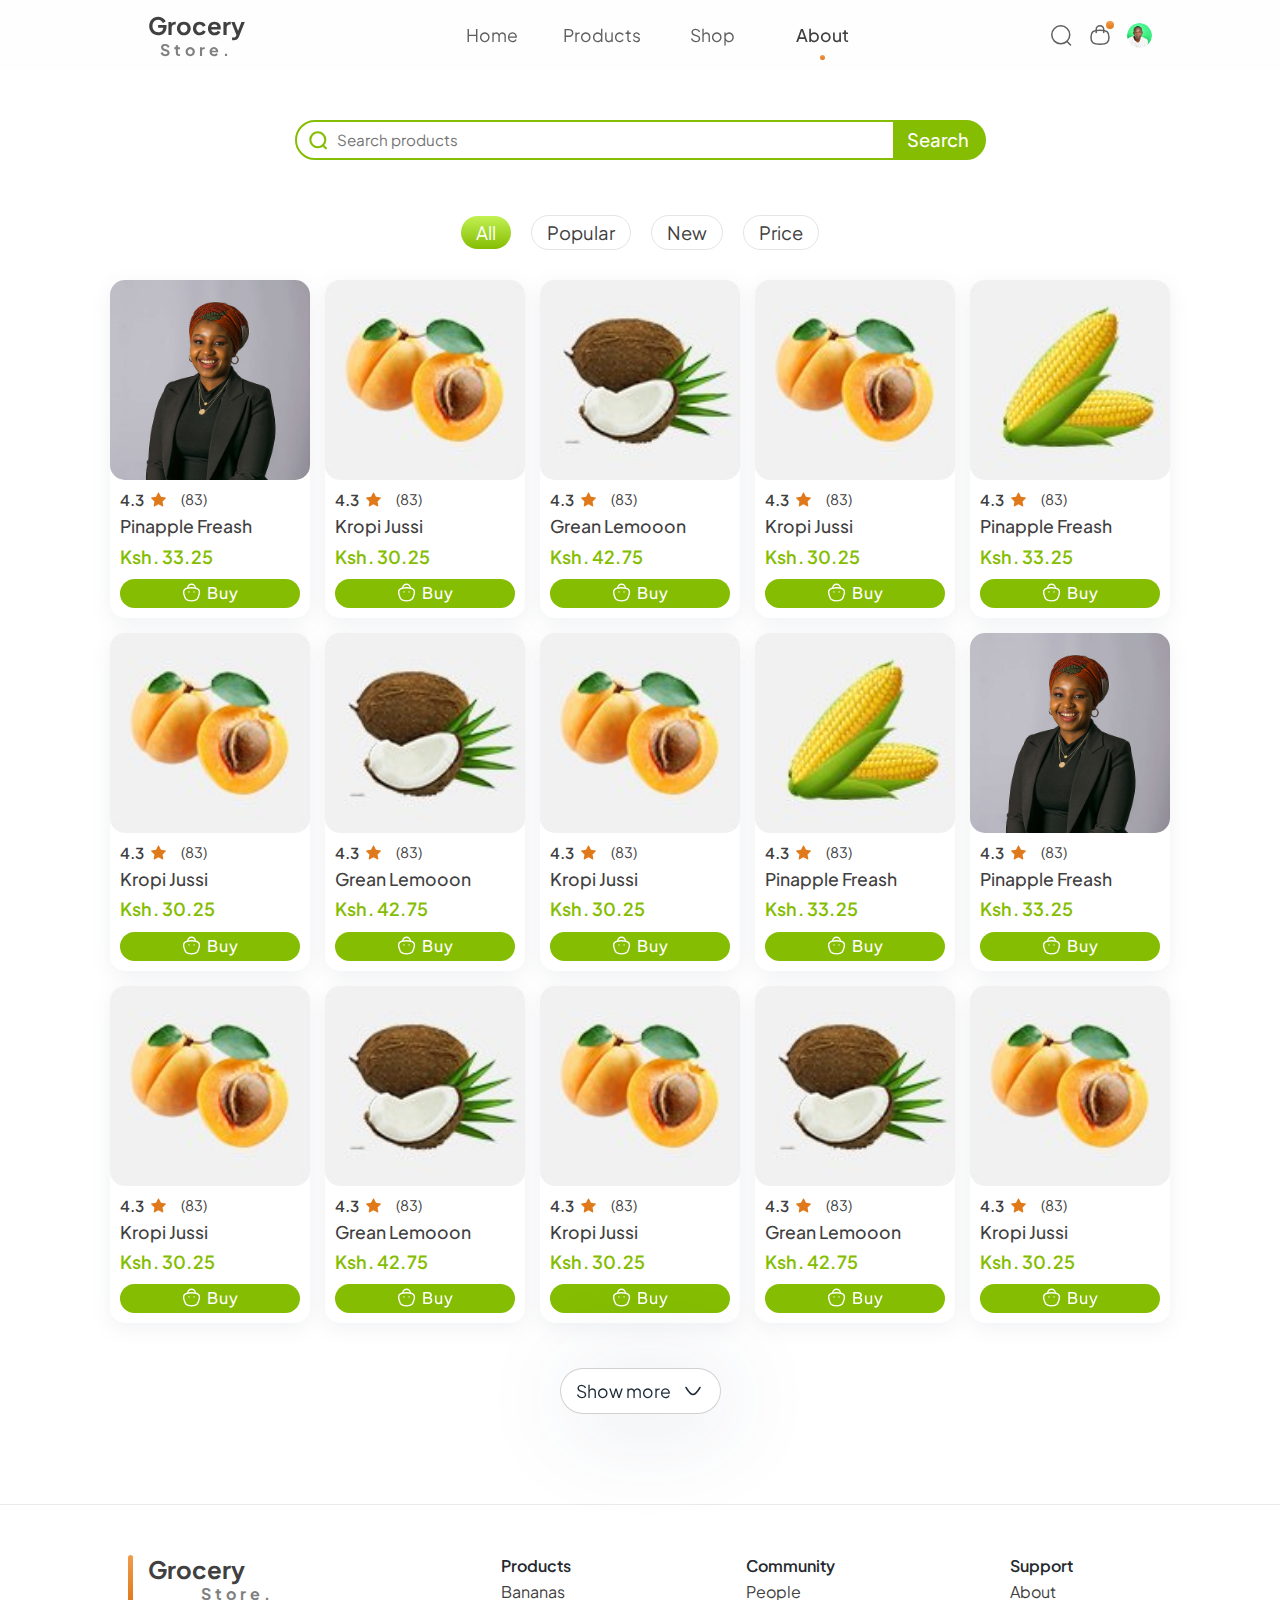
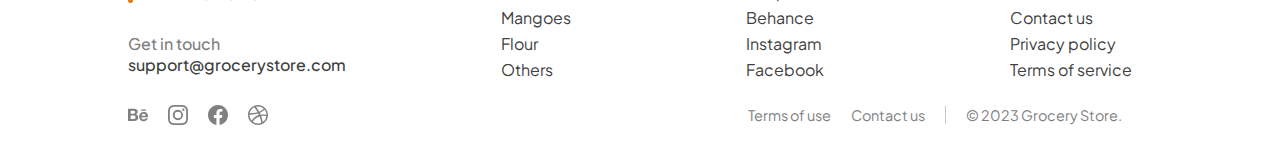
<file: search.html>
<!DOCTYPE html>
<html lang="en">

<head>
  <meta charset="UTF-8">
  <meta name="viewport" content="width=device-width, initial-scale=1.0">

  <link rel="stylesheet" href="css/global.css">
  <link rel="stylesheet" href="css/style.css">  <link rel="stylesheet" href="css/header.css">

  <link rel="stylesheet" href="css/utils.css">

  <title>Storyteller Arts</title>

  <script type="module">
    //Modals
    import ModalProduct from "./js/modal.product.js";

    //Products
    import ProductClassic from "./js/product.classic.js";
    import ProductContainer from "./js/product.container.js";

    //Register Modals
    customElements.define("modal-product", ModalProduct);

    //Register Products
    customElements.define("product-classic", ProductClassic);
    customElements.define("product-container", ProductContainer);

  </script>

</head>

<body>
  <div id="modal-container"></div>
  <main class="main">
    <header class="header">
      <div class="logo">
        <span class="bar"></span>
        <h2 class="main">Grocery</h2>
        <span class="art">Store.</span>
      </div>
      <ul class="item-links">
        <li class="item-link">
          <a href="" class="link">
            <span class="link-text">Home</span>
            <span class="bar"></span>
          </a>
        </li>
        <li class="item-link">
          <a href="" class="link">
            <span class="link-text">Products</span>
            <span class="bar"></span>
          </a>
        </li>
        <li class="item-link">
          <a href="products.html" class="link">
            <span class="link-text">Shop</span>
            <span class="bar"></span>
          </a>
        </li>
        <li class="item-link active">
          <a href="" class="link">
            <span class="link-text">About</span>
            <span class="bar"></span>
          </a>
        </li>
      </ul>
      <div class="utility">
        <span class="item search" title="search">
          <svg width="24" height="24" viewBox="0 0 24 24" fill="none" xmlns="http://www.w3.org/2000/svg">
            <circle cx="11.7666" cy="11.7667" r="8.98856" stroke="currentColor" stroke-width="1.5"
              stroke-linecap="round" stroke-linejoin="round" />
            <path d="M18.0183 18.4853L21.5423 22.0001" stroke="currentColor" stroke-width="1.5" stroke-linecap="round"
              stroke-linejoin="round" />
          </svg>
        </span>
        <span class="item cart" title="cart">
          <svg width="24" height="24" viewBox="0 0 24 24" fill="none" xmlns="http://www.w3.org/2000/svg">
            <path
              d="M15.7497 9.47182V6.43982C15.7547 4.35182 14.0657 2.65482 11.9777 2.64982C9.88874 2.64582 8.19274 4.33482 8.18774 6.42282V9.47182"
              stroke="currentColor" stroke-width="1.5" stroke-linecap="round" stroke-linejoin="round" />
            <path fill-rule="evenodd" clip-rule="evenodd"
              d="M2.94995 14.2076C2.94995 8.91362 5.20495 7.14862 11.969 7.14862C18.733 7.14862 20.988 8.91362 20.988 14.2076C20.988 19.5006 18.733 21.2656 11.969 21.2656C5.20495 21.2656 2.94995 19.5006 2.94995 14.2076Z"
              stroke="currentColor" stroke-width="1.5" stroke-linecap="round" stroke-linejoin="round" />
          </svg>
          <span class="items"></span>
        </span>
        <span class="item profile">
          <span class="picture">
            <img src="img/explore/by/femar.jpg" alt="Profile">
          </span>
          <span class="options">
            <span class="arrow"></span>
            <a href="#" class="option">
              <svg width="24" height="24" viewBox="0 0 24 24" fill="none" xmlns="http://www.w3.org/2000/svg">
                <path fill-rule="evenodd" clip-rule="evenodd"
                  d="M11.8445 21.6621C8.15273 21.6621 5 21.0876 5 18.7868C5 16.486 8.13273 14.3621 11.8445 14.3621C15.5364 14.3621 18.6891 16.4654 18.6891 18.7662C18.6891 21.066 15.5564 21.6621 11.8445 21.6621Z"
                  stroke="currentColor" stroke-width="1.5" stroke-linecap="round" stroke-linejoin="round" />
                <path fill-rule="evenodd" clip-rule="evenodd"
                  d="M11.8372 11.1738C14.26 11.1738 16.2236 9.21015 16.2236 6.78742C16.2236 4.36469 14.26 2.40015 11.8372 2.40015C9.41452 2.40015 7.44998 4.36469 7.44998 6.78742C7.4418 9.20196 9.3918 11.1656 11.8063 11.1738C11.8172 11.1738 11.8272 11.1738 11.8372 11.1738Z"
                  stroke="currentColor" stroke-width="1.5" stroke-linecap="round" stroke-linejoin="round" />
              </svg>
              <span class="text">Profile</span>
            </a>
            <a href="#" class="option">
              <svg width="24" height="24" viewBox="0 0 24 24" fill="none" xmlns="http://www.w3.org/2000/svg">
                <path
                  d="M16.3638 6.87003C16.3638 4.48403 14.4298 2.55003 12.0438 2.55003C9.65783 2.53903 7.71583 4.46503 7.70483 6.85103V6.87003"
                  stroke="currentColor" stroke-width="1.5" stroke-linecap="round" stroke-linejoin="round" />
                <path d="M14.9727 11.3739H14.9267" stroke="currentColor" stroke-width="1.5" stroke-linecap="round"
                  stroke-linejoin="round" />
                <path d="M9.14165 11.3739H9.09565" stroke="currentColor" stroke-width="1.5" stroke-linecap="round"
                  stroke-linejoin="round" />
                <path fill-rule="evenodd" clip-rule="evenodd"
                  d="M12.0342 21.4896C5.52619 21.4896 4.77719 19.4396 3.31619 14.0226C1.85019 8.58863 4.79119 6.55563 12.0342 6.55563C19.2772 6.55563 22.2182 8.58863 20.7522 14.0226C19.2912 19.4396 18.5422 21.4896 12.0342 21.4896Z"
                  stroke="currentColor" stroke-width="1.5" stroke-linecap="round" stroke-linejoin="round" />
              </svg>
              <span class="text">Orders</span>
            </a>
            <a href="#" class="option">
              <svg width="24" height="24" viewBox="0 0 24 24" fill="none" xmlns="http://www.w3.org/2000/svg">
                <path fill-rule="evenodd" clip-rule="evenodd"
                  d="M12 9.50012C13.3809 9.50012 14.5 10.6192 14.5 12.0001C14.5 13.381 13.3809 14.5001 12 14.5001C10.6191 14.5001 9.5 13.381 9.5 12.0001C9.5 10.6192 10.6191 9.50012 12 9.50012Z"
                  stroke="currentColor" stroke-width="1.5" stroke-linecap="round" stroke-linejoin="round" />
                <path fill-rule="evenodd" clip-rule="evenodd"
                  d="M20.168 7.25037V7.25037C19.4845 6.05812 17.9712 5.65016 16.7885 6.33865C15.7598 6.93625 14.4741 6.1885 14.4741 4.9923C14.4741 3.61632 13.3659 2.50012 11.9998 2.50012V2.50012C10.6337 2.50012 9.52546 3.61632 9.52546 4.9923C9.52546 6.1885 8.23977 6.93625 7.21199 6.33865C6.02829 5.65016 4.51507 6.05812 3.83153 7.25037C3.14896 8.44262 3.55399 9.96677 4.73769 10.6543C5.76546 11.2529 5.76546 12.7474 4.73769 13.346C3.55399 14.0345 3.14896 15.5586 3.83153 16.7499C4.51507 17.9421 6.02829 18.3501 7.21101 17.6626H7.21199C8.23977 17.064 9.52546 17.8117 9.52546 19.0079V19.0079C9.52546 20.3839 10.6337 21.5001 11.9998 21.5001V21.5001C13.3659 21.5001 14.4741 20.3839 14.4741 19.0079V19.0079C14.4741 17.8117 15.7598 17.064 16.7885 17.6626C17.9712 18.3501 19.4845 17.9421 20.168 16.7499C20.8515 15.5586 20.4455 14.0345 19.2628 13.346H19.2618C18.2341 12.7474 18.2341 11.2529 19.2628 10.6543C20.4455 9.96677 20.8515 8.44262 20.168 7.25037Z"
                  stroke="currentColor" stroke-width="1.5" stroke-linecap="round" stroke-linejoin="round" />
              </svg>
              <span class="text">Settings</span>
            </a>
            <a href="#" class="option logout">
              <svg width="24" height="24" viewBox="0 0 24 24" fill="none" xmlns="http://www.w3.org/2000/svg">
                <path d="M21.791 12.1208H9.75" stroke="currentColor" stroke-width="1.5" stroke-linecap="round"
                  stroke-linejoin="round" />
                <path d="M18.8643 9.20477L21.7923 12.1208L18.8643 15.0368" stroke="currentColor" stroke-width="1.5"
                  stroke-linecap="round" stroke-linejoin="round" />
                <path
                  d="M16.3599 7.63C16.0299 4.05 14.6899 2.75 9.35986 2.75C2.25886 2.75 2.25886 5.06 2.25886 12C2.25886 18.94 2.25886 21.25 9.35986 21.25C14.6899 21.25 16.0299 19.95 16.3599 16.37"
                  stroke="currentColor" stroke-width="1.5" stroke-linecap="round" stroke-linejoin="round" />
              </svg>
              <span class="text">Logout</span>
            </a>
          </span>
        </span>
      </div>
    </header>

    <section class="search">
      <form action="#" method="get" class="search-form">
        <div class="search-items">
          <input type="search" name="search" id="search" placeholder="Search products">
          <svg width="24" height="24" viewBox="0 0 24 24" fill="none" xmlns="http://www.w3.org/2000/svg">
            <circle cx="11.7666" cy="11.7667" r="8.98856" stroke="currentColor" stroke-width="1.5"
              stroke-linecap="round" stroke-linejoin="round" />
            <path d="M18.0183 18.4853L21.5423 22.0001" stroke="currentColor" stroke-width="1.5" stroke-linecap="round"
              stroke-linejoin="round" />
          </svg>
          <button type="submit" name="submit" id="submit">Search</button>
        </div>
      </form>
      <div class="search-results">
        <div class="head">
          <a href="#" class="category active">All</a>
          <a href="#" class="category">Popular</a>
          <a href="#" class="category">New</a>
          <a href="#" class="category">Price</a>
        </div>

        <div class="products-two">

          <product-container product-image="img/explore/shots/shot4.jpg" name="Pinapple Freash" price="33.25">
          </product-container>

          <product-container product-image="img/product/furits/15.jpg" name="Kropi Jussi" price="30.25">
          </product-container>

          <product-container product-image="img/product/furits/17.jpg" name="Grean Lemooon" price="42.75">
          </product-container>

          <product-container product-image="img/product/furits/15.jpg" name="Kropi Jussi" price="30.25">
          </product-container>

          <product-container product-image="img/product/furits/14.jpg" name="Pinapple Freash" price="33.25">
          </product-container>

          <product-container product-image="img/product/furits/15.jpg" name="Kropi Jussi" price="30.25">
          </product-container>

          <product-container product-image="img/product/furits/17.jpg" name="Grean Lemooon" price="42.75">
          </product-container>

          <product-container product-image="img/product/furits/15.jpg" name="Kropi Jussi" price="30.25">
          </product-container>

          <product-container product-image="img/product/furits/14.jpg" name="Pinapple Freash" price="33.25">
          </product-container>

          <product-container product-image="img/explore/shots/shot4.jpg" name="Pinapple Freash" price="33.25">
          </product-container>

          <product-container product-image="img/product/furits/15.jpg" name="Kropi Jussi" price="30.25">
          </product-container>

          <product-container product-image="img/product/furits/17.jpg" name="Grean Lemooon" price="42.75">
          </product-container>

          <product-container product-image="img/product/furits/15.jpg" name="Kropi Jussi" price="30.25">
          </product-container>

          <product-container product-image="img/product/furits/17.jpg" name="Grean Lemooon" price="42.75">
          </product-container>

          <product-container product-image="img/product/furits/15.jpg" name="Kropi Jussi" price="30.25">
          </product-container>

        </div>

        <div class="actions">
          <a href="" class="action explore">
            <span class="text">Show more</span>
            <svg width="24" height="24" viewBox="0 0 24 24" fill="none" xmlns="http://www.w3.org/2000/svg">
              <path d="M19 8.50012C19 8.50012 14.856 15.5001 12 15.5001C9.145 15.5001 5 8.50012 5 8.50012"
                stroke="currentColor" stroke-width="1.5" stroke-linecap="round" stroke-linejoin="round" />
            </svg>
          </a>
        </div>
      </div>
    </section>
  </main>


  <footer class="footer">
    <section class="content">
      <div class="logo-section">
        <div class="logo">
          <span class="bar"></span>
          <h2 class="main">Grocery</h2>
          <span class="art">Store.</span>
        </div>
        <div class="email">
          <span class="text">Get in touch</span>
          <a href="mailto:support@shopstore.com">support@grocerystore.com</a>
        </div>
      </div>
      <div class="footer-links">
        <h2 class="title">Products</h2>
        <ul class="links">
          <li class="link-item">
            <a href="">Bananas</a>
          </li>
          <li class="link-item">
            <a href="">Mangoes</a>
          </li>
          <li class="link-item">
            <a href="">Flour</a>
          </li>
          <li class="link-item">
            <a href="">Others</a>
          </li>
        </ul>
      </div>
      <div class="footer-links">
        <h2 class="title">Community</h2>
        <ul class="links">
          <li class="link-item">
            <a href="">People</a>
          </li>
          <li class="link-item">
            <a href="">Behance</a>
          </li>
          <li class="link-item">
            <a href="">Instagram</a>
          </li>
          <li class="link-item">
            <a href="">Facebook</a>
          </li>
        </ul>
      </div>
      <div class="footer-links">
        <h2 class="title">Support</h2>
        <ul class="links">
          <li class="link-item">
            <a href="">About</a>
          </li>
          <li class="link-item">
            <a href="">Contact us</a>
          </li>
          <li class="link-item">
            <a href="">Privacy policy</a>
          </li>
          <li class="link-item">
            <a href="">Terms of service</a>
          </li>
        </ul>
      </div>
    </section>
    <div class="links">
      <div class="social">
        <a href="http://">
          <svg xmlns="http://www.w3.org/2000/svg" width="16" height="16" fill="currentColor" class="bi bi-behance"
            viewBox="0 0 16 16">
            <path
              d="M4.654 3c.461 0 .887.035 1.278.14.39.07.711.216.996.391.286.176.497.426.641.747.14.32.216.711.216 1.137 0 .496-.106.922-.356 1.242-.215.32-.566.606-.997.817.606.176 1.067.496 1.348.922.281.426.461.957.461 1.563 0 .496-.105.922-.285 1.278a2.317 2.317 0 0 1-.782.887c-.32.215-.711.39-1.137.496a5.329 5.329 0 0 1-1.278.176L0 12.803V3h4.654zm-.285 3.978c.39 0 .71-.105.957-.285.246-.18.355-.497.355-.887 0-.216-.035-.426-.105-.567a.981.981 0 0 0-.32-.355 1.84 1.84 0 0 0-.461-.176c-.176-.035-.356-.035-.567-.035H2.17v2.31c0-.005 2.2-.005 2.2-.005zm.105 4.193c.215 0 .426-.035.606-.07.176-.035.356-.106.496-.216s.25-.215.356-.39c.07-.176.14-.391.14-.641 0-.496-.14-.852-.426-1.102-.285-.215-.676-.32-1.137-.32H2.17v2.734h2.305v.005zm6.858-.035c.286.285.711.426 1.278.426.39 0 .746-.106 1.032-.286.285-.215.46-.426.53-.64h1.74c-.286.851-.712 1.457-1.278 1.848-.566.355-1.243.566-2.06.566a4.135 4.135 0 0 1-1.527-.285 2.827 2.827 0 0 1-1.137-.782 2.851 2.851 0 0 1-.712-1.172c-.175-.461-.25-.957-.25-1.528 0-.531.07-1.032.25-1.493.18-.46.426-.852.747-1.207.32-.32.711-.606 1.137-.782a4.018 4.018 0 0 1 1.493-.285c.606 0 1.137.105 1.598.355.46.25.817.532 1.102.958.285.39.496.851.641 1.348.07.496.105.996.07 1.563h-5.15c0 .58.21 1.11.496 1.396zm2.24-3.732c-.25-.25-.642-.391-1.103-.391-.32 0-.566.07-.781.176-.215.105-.356.25-.496.39a.957.957 0 0 0-.25.497c-.036.175-.07.32-.07.46h3.196c-.07-.526-.25-.882-.497-1.132zm-3.127-3.728h3.978v.957h-3.978v-.957z" />
          </svg>
        </a>
        <a href="http://">
          <svg xmlns="http://www.w3.org/2000/svg" width="16" height="16" fill="currentColor" class="bi bi-instagram"
            viewBox="0 0 16 16">
            <path
              d="M8 0C5.829 0 5.556.01 4.703.048 3.85.088 3.269.222 2.76.42a3.917 3.917 0 0 0-1.417.923A3.927 3.927 0 0 0 .42 2.76C.222 3.268.087 3.85.048 4.7.01 5.555 0 5.827 0 8.001c0 2.172.01 2.444.048 3.297.04.852.174 1.433.372 1.942.205.526.478.972.923 1.417.444.445.89.719 1.416.923.51.198 1.09.333 1.942.372C5.555 15.99 5.827 16 8 16s2.444-.01 3.298-.048c.851-.04 1.434-.174 1.943-.372a3.916 3.916 0 0 0 1.416-.923c.445-.445.718-.891.923-1.417.197-.509.332-1.09.372-1.942C15.99 10.445 16 10.173 16 8s-.01-2.445-.048-3.299c-.04-.851-.175-1.433-.372-1.941a3.926 3.926 0 0 0-.923-1.417A3.911 3.911 0 0 0 13.24.42c-.51-.198-1.092-.333-1.943-.372C10.443.01 10.172 0 7.998 0h.003zm-.717 1.442h.718c2.136 0 2.389.007 3.232.046.78.035 1.204.166 1.486.275.373.145.64.319.92.599.28.28.453.546.598.92.11.281.24.705.275 1.485.039.843.047 1.096.047 3.231s-.008 2.389-.047 3.232c-.035.78-.166 1.203-.275 1.485a2.47 2.47 0 0 1-.599.919c-.28.28-.546.453-.92.598-.28.11-.704.24-1.485.276-.843.038-1.096.047-3.232.047s-2.39-.009-3.233-.047c-.78-.036-1.203-.166-1.485-.276a2.478 2.478 0 0 1-.92-.598 2.48 2.48 0 0 1-.6-.92c-.109-.281-.24-.705-.275-1.485-.038-.843-.046-1.096-.046-3.233 0-2.136.008-2.388.046-3.231.036-.78.166-1.204.276-1.486.145-.373.319-.64.599-.92.28-.28.546-.453.92-.598.282-.11.705-.24 1.485-.276.738-.034 1.024-.044 2.515-.045v.002zm4.988 1.328a.96.96 0 1 0 0 1.92.96.96 0 0 0 0-1.92zm-4.27 1.122a4.109 4.109 0 1 0 0 8.217 4.109 4.109 0 0 0 0-8.217zm0 1.441a2.667 2.667 0 1 1 0 5.334 2.667 2.667 0 0 1 0-5.334z" />
          </svg>
        </a>
        <a href="http://">
          <svg xmlns="http://www.w3.org/2000/svg" width="16" height="16" fill="currentColor" class="bi bi-facebook"
            viewBox="0 0 16 16">
            <path
              d="M16 8.049c0-4.446-3.582-8.05-8-8.05C3.58 0-.002 3.603-.002 8.05c0 4.017 2.926 7.347 6.75 7.951v-5.625h-2.03V8.05H6.75V6.275c0-2.017 1.195-3.131 3.022-3.131.876 0 1.791.157 1.791.157v1.98h-1.009c-.993 0-1.303.621-1.303 1.258v1.51h2.218l-.354 2.326H9.25V16c3.824-.604 6.75-3.934 6.75-7.951z" />
          </svg>
        </a>
        <a href="http://">
          <svg xmlns="http://www.w3.org/2000/svg" width="16" height="16" fill="currentColor" class="bi bi-dribbble"
            viewBox="0 0 16 16">
            <path fill-rule="evenodd"
              d="M8 0C3.584 0 0 3.584 0 8s3.584 8 8 8c4.408 0 8-3.584 8-8s-3.592-8-8-8zm5.284 3.688a6.802 6.802 0 0 1 1.545 4.251c-.226-.043-2.482-.503-4.755-.217-.052-.112-.096-.234-.148-.355-.139-.33-.295-.668-.451-.99 2.516-1.023 3.662-2.498 3.81-2.69zM8 1.18c1.735 0 3.323.65 4.53 1.718-.122.174-1.155 1.553-3.584 2.464-1.12-2.056-2.36-3.74-2.551-4A6.95 6.95 0 0 1 8 1.18zm-2.907.642A43.123 43.123 0 0 1 7.627 5.77c-3.193.85-6.013.833-6.317.833a6.865 6.865 0 0 1 3.783-4.78zM1.163 8.01V7.8c.295.01 3.61.053 7.02-.971.199.381.381.772.555 1.162l-.27.078c-3.522 1.137-5.396 4.243-5.553 4.504a6.817 6.817 0 0 1-1.752-4.564zM8 14.837a6.785 6.785 0 0 1-4.19-1.44c.12-.252 1.509-2.924 5.361-4.269.018-.009.026-.009.044-.017a28.246 28.246 0 0 1 1.457 5.18A6.722 6.722 0 0 1 8 14.837zm3.81-1.171c-.07-.417-.435-2.412-1.328-4.868 2.143-.338 4.017.217 4.251.295a6.774 6.774 0 0 1-2.924 4.573z" />
          </svg>
        </a>
      </div>
      <div class="right">
        <a href="http://">Terms of use</a>
        <a href="http://">Contact us</a>
        <span class="copy">&copy 2023 Grocery Store.</span>
      </div>
    </div>
  </footer>
  <script src="js/action.js"></script>
</body>

</html>
</file>
<file: css/icon/bulk-style.css>
[class^="iconlyBulk-"], [class*=" iconlyBulk-"] {
    /* use !important to prevent issues with browser extensions that change fonts */
    font-family: 'iconly' !important;
    speak: never;
    font-style: normal;
    font-weight: normal;
    font-variant: normal;
    text-transform: none;
    line-height: 1;
    font-weight: 900;
    /* Better Font Rendering =========== */
    -webkit-font-smoothing: antialiased;
    -moz-osx-font-smoothing: grayscale;
}

.iconlyBulk-Arrow-Down .path1:before {
    content: "\e900";

    opacity: 0.4;
}
.iconlyBulk-Arrow-Down .path2:before {
    content: "\e901";
    margin-left: -1em;

}
.iconlyBulk-User2 .path1:before {
    content: "\e902";

}
.iconlyBulk-User2 .path2:before {
    content: "\e903";
    margin-left: -1em;

    opacity: 0.4;
}
.iconlyBulk-User2 .path3:before {
    content: "\e904";
    margin-left: -1em;

    opacity: 0.4;
}
.iconlyBulk-User2 .path4:before {
    content: "\e905";
    margin-left: -1em;

}
.iconlyBulk-User3 .path1:before {
    content: "\e906";

}
.iconlyBulk-User3 .path2:before {
    content: "\e907";
    margin-left: -1em;

    opacity: 0.4;
}
.iconlyBulk-User3 .path3:before {
    content: "\e908";
    margin-left: -1em;

    opacity: 0.4;
}
.iconlyBulk-User3 .path4:before {
    content: "\e909";
    margin-left: -1em;

}
.iconlyBulk-User3 .path5:before {
    content: "\e90a";
    margin-left: -1em;

    opacity: 0.4;
}
.iconlyBulk-User3 .path6:before {
    content: "\e90b";
    margin-left: -1em;

}
.iconlyBulk-Activity .path1:before {
    content: "\e90c";

}
.iconlyBulk-Activity .path2:before {
    content: "\e90d";
    margin-left: -1em;

    opacity: 0.4;
}
.iconlyBulk-Add-User .path1:before {
    content: "\e90e";

}
.iconlyBulk-Add-User .path2:before {
    content: "\e90f";
    margin-left: -1em;

}
.iconlyBulk-Add-User .path3:before {
    content: "\e910";
    margin-left: -1em;

    opacity: 0.4;
}
.iconlyBulk-Arrow-Down-2 .path1:before {
    content: "\e911";

}
.iconlyBulk-Arrow-Down-2 .path2:before {
    content: "\e912";
    margin-left: -1em;

    opacity: 0.4;
}
.iconlyBulk-Arrow-Down-3 .path1:before {
    content: "\e913";

    opacity: 0.4;
}
.iconlyBulk-Arrow-Down-3 .path2:before {
    content: "\e914";
    margin-left: -1em;

}
.iconlyBulk-Arrow-Down-Circle .path1:before {
    content: "\e915";

    opacity: 0.4;
}
.iconlyBulk-Arrow-Down-Circle .path2:before {
    content: "\e916";
    margin-left: -1em;

}
.iconlyBulk-Arrow-Down-Square .path1:before {
    content: "\e917";

    opacity: 0.4;
}
.iconlyBulk-Arrow-Down-Square .path2:before {
    content: "\e918";
    margin-left: -1em;

}
.iconlyBulk-Arrow-Left-2 .path1:before {
    content: "\e919";

}
.iconlyBulk-Arrow-Left-2 .path2:before {
    content: "\e91a";
    margin-left: -1em;

    opacity: 0.4;
}
.iconlyBulk-Arrow-Left-3 .path1:before {
    content: "\e91b";

    opacity: 0.4;
}
.iconlyBulk-Arrow-Left-3 .path2:before {
    content: "\e91c";
    margin-left: -1em;

}
.iconlyBulk-Arrow-Left-Circle .path1:before {
    content: "\e91d";

    opacity: 0.4;
}
.iconlyBulk-Arrow-Left-Circle .path2:before {
    content: "\e91e";
    margin-left: -1em;

}
.iconlyBulk-Arrow-Left-Square .path1:before {
    content: "\e91f";

    opacity: 0.4;
}
.iconlyBulk-Arrow-Left-Square .path2:before {
    content: "\e920";
    margin-left: -1em;

}
.iconlyBulk-Arrow-Left .path1:before {
    content: "\e921";

    opacity: 0.4;
}
.iconlyBulk-Arrow-Left .path2:before {
    content: "\e922";
    margin-left: -1em;

}
.iconlyBulk-Arrow-Right-2 .path1:before {
    content: "\e923";

}
.iconlyBulk-Arrow-Right-2 .path2:before {
    content: "\e924";
    margin-left: -1em;

    opacity: 0.4;
}
.iconlyBulk-Arrow-Right-3 .path1:before {
    content: "\e925";

    opacity: 0.4;
}
.iconlyBulk-Arrow-Right-3 .path2:before {
    content: "\e926";
    margin-left: -1em;

}
.iconlyBulk-Arrow-Right-Circle .path1:before {
    content: "\e927";

    opacity: 0.4;
}
.iconlyBulk-Arrow-Right-Circle .path2:before {
    content: "\e928";
    margin-left: -1em;

}
.iconlyBulk-Arrow-Right-Square .path1:before {
    content: "\e929";

    opacity: 0.4;
}
.iconlyBulk-Arrow-Right-Square .path2:before {
    content: "\e92a";
    margin-left: -1em;

}
.iconlyBulk-Arrow-Right .path1:before {
    content: "\e92b";

    opacity: 0.4;
}
.iconlyBulk-Arrow-Right .path2:before {
    content: "\e92c";
    margin-left: -1em;

}
.iconlyBulk-Arrow-Up-2 .path1:before {
    content: "\e92d";

}
.iconlyBulk-Arrow-Up-2 .path2:before {
    content: "\e92e";
    margin-left: -1em;

    opacity: 0.4;
}
.iconlyBulk-Arrow-Up-3 .path1:before {
    content: "\e92f";

    opacity: 0.4;
}
.iconlyBulk-Arrow-Up-3 .path2:before {
    content: "\e930";
    margin-left: -1em;

}
.iconlyBulk-Arrow-Up-Circle .path1:before {
    content: "\e931";

    opacity: 0.4;
}
.iconlyBulk-Arrow-Up-Circle .path2:before {
    content: "\e932";
    margin-left: -1em;

}
.iconlyBulk-Arrow-Up-Square .path1:before {
    content: "\e933";

    opacity: 0.4;
}
.iconlyBulk-Arrow-Up-Square .path2:before {
    content: "\e934";
    margin-left: -1em;

}
.iconlyBulk-Arrow-Up .path1:before {
    content: "\e935";

    opacity: 0.4;
}
.iconlyBulk-Arrow-Up .path2:before {
    content: "\e936";
    margin-left: -1em;

}
.iconlyBulk-Bag-2 .path1:before {
    content: "\e937";

    opacity: 0.4;
}
.iconlyBulk-Bag-2 .path2:before {
    content: "\e938";
    margin-left: -1em;

}
.iconlyBulk-Bag .path1:before {
    content: "\e939";

}
.iconlyBulk-Bag .path2:before {
    content: "\e93a";
    margin-left: -1em;

    opacity: 0.4;
}
.iconlyBulk-Bookmark .path1:before {
    content: "\e93b";

    opacity: 0.4;
}
.iconlyBulk-Bookmark .path2:before {
    content: "\e93c";
    margin-left: -1em;

}
.iconlyBulk-Buy .path1:before {
    content: "\e93d";

    opacity: 0.4;
}
.iconlyBulk-Buy .path2:before {
    content: "\e93e";
    margin-left: -1em;

}
.iconlyBulk-Calendar .path1:before {
    content: "\e93f";

}
.iconlyBulk-Calendar .path2:before {
    content: "\e940";
    margin-left: -1em;

    opacity: 0.4;
}
.iconlyBulk-Calendar .path3:before {
    content: "\e941";
    margin-left: -1em;

}
.iconlyBulk-Calendar .path4:before {
    content: "\e942";
    margin-left: -1em;

}
.iconlyBulk-Call-Missed .path1:before {
    content: "\e943";

}
.iconlyBulk-Call-Missed .path2:before {
    content: "\e944";
    margin-left: -1em;

    opacity: 0.4;
}
.iconlyBulk-Call-Silent .path1:before {
    content: "\e945";

}
.iconlyBulk-Call-Silent .path2:before {
    content: "\e946";
    margin-left: -1em;

}
.iconlyBulk-Call-Silent .path3:before {
    content: "\e947";
    margin-left: -1em;

    opacity: 0.4;
}
.iconlyBulk-Call:before {
    content: "\e948";
}
.iconlyBulk-Calling .path1:before {
    content: "\e949";

    opacity: 0.4;
}
.iconlyBulk-Calling .path2:before {
    content: "\e94a";
    margin-left: -1em;

    opacity: 0.4;
}
.iconlyBulk-Calling .path3:before {
    content: "\e94b";
    margin-left: -1em;

}
.iconlyBulk-Camera .path1:before {
    content: "\e94c";

}
.iconlyBulk-Camera .path2:before {
    content: "\e94d";
    margin-left: -1em;

    opacity: 0.4;
}
.iconlyBulk-Category .path1:before {
    content: "\e94e";

    opacity: 0.4;
}
.iconlyBulk-Category .path2:before {
    content: "\e94f";
    margin-left: -1em;

}
.iconlyBulk-Chart .path1:before {
    content: "\e950";

    opacity: 0.4;
}
.iconlyBulk-Chart .path2:before {
    content: "\e951";
    margin-left: -1em;

}
.iconlyBulk-Chart .path3:before {
    content: "\e952";
    margin-left: -1em;

}
.iconlyBulk-Chart .path4:before {
    content: "\e953";
    margin-left: -1em;

}
.iconlyBulk-Chat .path1:before {
    content: "\e954";

    opacity: 0.4;
}
.iconlyBulk-Chat .path2:before {
    content: "\e955";
    margin-left: -1em;

}
.iconlyBulk-Close-Square .path1:before {
    content: "\e956";

    opacity: 0.4;
}
.iconlyBulk-Close-Square .path2:before {
    content: "\e957";
    margin-left: -1em;

}
.iconlyBulk-Danger .path1:before {
    content: "\e958";

    opacity: 0.4;
}
.iconlyBulk-Danger .path2:before {
    content: "\e959";
    margin-left: -1em;

}
.iconlyBulk-Delete .path1:before {
    content: "\e95a";

    opacity: 0.4;
}
.iconlyBulk-Delete .path2:before {
    content: "\e95b";
    margin-left: -1em;

}
.iconlyBulk-Discount .path1:before {
    content: "\e95c";

    opacity: 0.4;
}
.iconlyBulk-Discount .path2:before {
    content: "\e95d";
    margin-left: -1em;

}
.iconlyBulk-Discovery .path1:before {
    content: "\e95e";

    opacity: 0.4;
}
.iconlyBulk-Discovery .path2:before {
    content: "\e95f";
    margin-left: -1em;

}
.iconlyBulk-Document .path1:before {
    content: "\e960";

    opacity: 0.4;
}
.iconlyBulk-Document .path2:before {
    content: "\e961";
    margin-left: -1em;

}
.iconlyBulk-Download .path1:before {
    content: "\e962";

    opacity: 0.4;
}
.iconlyBulk-Download .path2:before {
    content: "\e963";
    margin-left: -1em;

}
.iconlyBulk-Edit-Square .path1:before {
    content: "\e964";

    opacity: 0.4;
}
.iconlyBulk-Edit-Square .path2:before {
    content: "\e965";
    margin-left: -1em;

}
.iconlyBulk-Edit .path1:before {
    content: "\e966";

    opacity: 0.4;
}
.iconlyBulk-Edit .path2:before {
    content: "\e967";
    margin-left: -1em;

}
.iconlyBulk-Edit .path3:before {
    content: "\e968";
    margin-left: -1em;

    opacity: 0.4;
}
.iconlyBulk-Filter-2 .path1:before {
    content: "\e969";

}
.iconlyBulk-Filter-2 .path2:before {
    content: "\e96a";
    margin-left: -1em;

    opacity: 0.4;
}
.iconlyBulk-Filter .path1:before {
    content: "\e96b";

    opacity: 0.4;
}
.iconlyBulk-Filter .path2:before {
    content: "\e96c";
    margin-left: -1em;

    opacity: 0.4;
}
.iconlyBulk-Filter .path3:before {
    content: "\e96d";
    margin-left: -1em;

}
.iconlyBulk-Filter .path4:before {
    content: "\e96e";
    margin-left: -1em;

}
.iconlyBulk-Folder .path1:before {
    content: "\e96f";

    opacity: 0.4;
}
.iconlyBulk-Folder .path2:before {
    content: "\e970";
    margin-left: -1em;

}
.iconlyBulk-Game .path1:before {
    content: "\e971";

    opacity: 0.4;
}
.iconlyBulk-Game .path2:before {
    content: "\e972";
    margin-left: -1em;

}
.iconlyBulk-Graph .path1:before {
    content: "\e973";

}
.iconlyBulk-Graph .path2:before {
    content: "\e974";
    margin-left: -1em;

    opacity: 0.4;
}
.iconlyBulk-Heart .path1:before {
    content: "\e975";

    opacity: 0.4;
}
.iconlyBulk-Heart .path2:before {
    content: "\e976";
    margin-left: -1em;

}
.iconlyBulk-Heart .path3:before {
    content: "\e977";
    margin-left: -1em;

}
.iconlyBulk-Hide .path1:before {
    content: "\e978";

    opacity: 0.4;
}
.iconlyBulk-Hide .path2:before {
    content: "\e979";
    margin-left: -1em;

}
.iconlyBulk-Home:before {
    content: "\e97a";
}
.iconlyBulk-Image-2 .path1:before {
    content: "\e97b";

}
.iconlyBulk-Image-2 .path2:before {
    content: "\e97c";
    margin-left: -1em;

    opacity: 0.4;
}
.iconlyBulk-Image-2 .path3:before {
    content: "\e97d";
    margin-left: -1em;

}
.iconlyBulk-Image .path1:before {
    content: "\e97e";

    opacity: 0.4;
}
.iconlyBulk-Image .path2:before {
    content: "\e97f";
    margin-left: -1em;

}
.iconlyBulk-Info-Circle .path1:before {
    content: "\e980";

    opacity: 0.4;
}
.iconlyBulk-Info-Circle .path2:before {
    content: "\e981";
    margin-left: -1em;

}
.iconlyBulk-Info-Square .path1:before {
    content: "\e982";

    opacity: 0.4;
}
.iconlyBulk-Info-Square .path2:before {
    content: "\e983";
    margin-left: -1em;

}
.iconlyBulk-Location .path1:before {
    content: "\e984";

}
.iconlyBulk-Location .path2:before {
    content: "\e985";
    margin-left: -1em;

    opacity: 0.4;
}
.iconlyBulk-Lock .path1:before {
    content: "\e986";

}
.iconlyBulk-Lock .path2:before {
    content: "\e987";
    margin-left: -1em;

    opacity: 0.4;
}
.iconlyBulk-Login .path1:before {
    content: "\e988";

    opacity: 0.4;
}
.iconlyBulk-Login .path2:before {
    content: "\e989";
    margin-left: -1em;

}
.iconlyBulk-Logout .path1:before {
    content: "\e98a";

    opacity: 0.4;
}
.iconlyBulk-Logout .path2:before {
    content: "\e98b";
    margin-left: -1em;

}
.iconlyBulk-Message .path1:before {
    content: "\e98c";

    opacity: 0.4;
}
.iconlyBulk-Message .path2:before {
    content: "\e98d";
    margin-left: -1em;

}
.iconlyBulk-More-Circle .path1:before {
    content: "\e98e";

    opacity: 0.4;
}
.iconlyBulk-More-Circle .path2:before {
    content: "\e98f";
    margin-left: -1em;

}
.iconlyBulk-More-Square .path1:before {
    content: "\e990";

    opacity: 0.4;
}
.iconlyBulk-More-Square .path2:before {
    content: "\e991";
    margin-left: -1em;

}
.iconlyBulk-Notification .path1:before {
    content: "\e992";

}
.iconlyBulk-Notification .path2:before {
    content: "\e993";
    margin-left: -1em;

    opacity: 0.4;
}
.iconlyBulk-Paper-Download .path1:before {
    content: "\e994";

    opacity: 0.4;
}
.iconlyBulk-Paper-Download .path2:before {
    content: "\e995";
    margin-left: -1em;

    opacity: 0.4;
}
.iconlyBulk-Paper-Download .path3:before {
    content: "\e996";
    margin-left: -1em;

}
.iconlyBulk-Paper-Fail .path1:before {
    content: "\e997";

    opacity: 0.4;
}
.iconlyBulk-Paper-Fail .path2:before {
    content: "\e998";
    margin-left: -1em;

    opacity: 0.4;
}
.iconlyBulk-Paper-Fail .path3:before {
    content: "\e999";
    margin-left: -1em;

}
.iconlyBulk-Paper-Negative .path1:before {
    content: "\e99a";

    opacity: 0.4;
}
.iconlyBulk-Paper-Negative .path2:before {
    content: "\e99b";
    margin-left: -1em;

    opacity: 0.4;
}
.iconlyBulk-Paper-Negative .path3:before {
    content: "\e99c";
    margin-left: -1em;

}
.iconlyBulk-Paper-Plus .path1:before {
    content: "\e99d";

    opacity: 0.4;
}
.iconlyBulk-Paper-Plus .path2:before {
    content: "\e99e";
    margin-left: -1em;

    opacity: 0.4;
}
.iconlyBulk-Paper-Plus .path3:before {
    content: "\e99f";
    margin-left: -1em;

}
.iconlyBulk-Paper-Upload .path1:before {
    content: "\e9a0";

    opacity: 0.4;
}
.iconlyBulk-Paper-Upload .path2:before {
    content: "\e9a1";
    margin-left: -1em;

    opacity: 0.4;
}
.iconlyBulk-Paper-Upload .path3:before {
    content: "\e9a2";
    margin-left: -1em;

}
.iconlyBulk-Paper .path1:before {
    content: "\e9a3";

    opacity: 0.4;
}
.iconlyBulk-Paper .path2:before {
    content: "\e9a4";
    margin-left: -1em;

    opacity: 0.4;
}
.iconlyBulk-Paper .path3:before {
    content: "\e9a5";
    margin-left: -1em;

}
.iconlyBulk-Password .path1:before {
    content: "\e9a6";

    opacity: 0.4;
}
.iconlyBulk-Password .path2:before {
    content: "\e9a7";
    margin-left: -1em;

}
.iconlyBulk-Play .path1:before {
    content: "\e9a8";

    opacity: 0.4;
}
.iconlyBulk-Play .path2:before {
    content: "\e9a9";
    margin-left: -1em;

}
.iconlyBulk-Plus .path1:before {
    content: "\e9aa";

    opacity: 0.4;
}
.iconlyBulk-Plus .path2:before {
    content: "\e9ab";
    margin-left: -1em;

}
.iconlyBulk-Profile .path1:before {
    content: "\e9ac";

}
.iconlyBulk-Profile .path2:before {
    content: "\e9ad";
    margin-left: -1em;

    opacity: 0.4;
}
.iconlyBulk-Scan .path1:before {
    content: "\e9ae";

    opacity: 0.4;
}
.iconlyBulk-Scan .path2:before {
    content: "\e9af";
    margin-left: -1em;

}
.iconlyBulk-Search .path1:before {
    content: "\e9b0";

}
.iconlyBulk-Search .path2:before {
    content: "\e9b1";
    margin-left: -1em;

    opacity: 0.4;
}
.iconlyBulk-Send .path1:before {
    content: "\e9b2";

}
.iconlyBulk-Send .path2:before {
    content: "\e9b3";
    margin-left: -1em;

    opacity: 0.4;
}
.iconlyBulk-Setting .path1:before {
    content: "\e9b4";

}
.iconlyBulk-Setting .path2:before {
    content: "\e9b5";
    margin-left: -1em;

    opacity: 0.4;
}
.iconlyBulk-Shield-Done .path1:before {
    content: "\e9b6";

    opacity: 0.4;
}
.iconlyBulk-Shield-Done .path2:before {
    content: "\e9b7";
    margin-left: -1em;

}
.iconlyBulk-Shield-Fail .path1:before {
    content: "\e9b8";

    opacity: 0.4;
}
.iconlyBulk-Shield-Fail .path2:before {
    content: "\e9b9";
    margin-left: -1em;

}
.iconlyBulk-Show .path1:before {
    content: "\e9ba";

    opacity: 0.4;
}
.iconlyBulk-Show .path2:before {
    content: "\e9bb";
    margin-left: -1em;

}
.iconlyBulk-Star .path1:before {
    content: "\e9bc";

    opacity: 0.4;
}
.iconlyBulk-Star .path2:before {
    content: "\e9bd";
    margin-left: -1em;

}
.iconlyBulk-Swap .path1:before {
    content: "\e9be";

    opacity: 0.4;
}
.iconlyBulk-Swap .path2:before {
    content: "\e9bf";
    margin-left: -1em;

}
.iconlyBulk-Swap .path3:before {
    content: "\e9c0";
    margin-left: -1em;

    opacity: 0.4;
}
.iconlyBulk-Swap .path4:before {
    content: "\e9c1";
    margin-left: -1em;

}
.iconlyBulk-Tick-Square .path1:before {
    content: "\e9c2";

    opacity: 0.4;
}
.iconlyBulk-Tick-Square .path2:before {
    content: "\e9c3";
    margin-left: -1em;

}
.iconlyBulk-Ticket-Star .path1:before {
    content: "\e9c4";

    opacity: 0.4;
}
.iconlyBulk-Ticket-Star .path2:before {
    content: "\e9c5";
    margin-left: -1em;

}
.iconlyBulk-Ticket .path1:before {
    content: "\e9c6";

    opacity: 0.4;
}
.iconlyBulk-Ticket .path2:before {
    content: "\e9c7";
    margin-left: -1em;

}
.iconlyBulk-Time-Circle .path1:before {
    content: "\e9c8";

    opacity: 0.4;
}
.iconlyBulk-Time-Circle .path2:before {
    content: "\e9c9";
    margin-left: -1em;

}
.iconlyBulk-Time-Square .path1:before {
    content: "\e9ca";

    opacity: 0.4;
}
.iconlyBulk-Time-Square .path2:before {
    content: "\e9cb";
    margin-left: -1em;

}
.iconlyBulk-Unlock .path1:before {
    content: "\e9cc";

    opacity: 0.4;
}
.iconlyBulk-Unlock .path2:before {
    content: "\e9cd";
    margin-left: -1em;

}
.iconlyBulk-Upload .path1:before {
    content: "\e9ce";

    opacity: 0.4;
}
.iconlyBulk-Upload .path2:before {
    content: "\e9cf";
    margin-left: -1em;

}
.iconlyBulk-Video .path1:before {
    content: "\e9d0";

    opacity: 0.4;
}
.iconlyBulk-Video .path2:before {
    content: "\e9d1";
    margin-left: -1em;

}
.iconlyBulk-Voice-2 .path1:before {
    content: "\e9d2";

}
.iconlyBulk-Voice-2 .path2:before {
    content: "\e9d3";
    margin-left: -1em;

    opacity: 0.4;
}
.iconlyBulk-Voice .path1:before {
    content: "\e9d4";

    opacity: 0.4;
}
.iconlyBulk-Voice .path2:before {
    content: "\e9d5";
    margin-left: -1em;

}
.iconlyBulk-Volume-Down .path1:before {
    content: "\e9d6";

}
.iconlyBulk-Volume-Down .path2:before {
    content: "\e9d7";
    margin-left: -1em;

    opacity: 0.4;
}
.iconlyBulk-Volume-Off .path1:before {
    content: "\e9d8";

    opacity: 0.4;
}
.iconlyBulk-Volume-Off .path2:before {
    content: "\e9d9";
    margin-left: -1em;

}
.iconlyBulk-Volume-Up .path1:before {
    content: "\e9da";

}
.iconlyBulk-Volume-Up .path2:before {
    content: "\e9db";
    margin-left: -1em;

    opacity: 0.4;
}
.iconlyBulk-Volume-Up .path3:before {
    content: "\e9dc";
    margin-left: -1em;

    opacity: 0.4;
}
.iconlyBulk-Wallet .path1:before {
    content: "\e9dd";

}
.iconlyBulk-Wallet .path2:before {
    content: "\e9de";
    margin-left: -1em;

    opacity: 0.4;
}
.iconlyBulk-Wallet .path3:before {
    content: "\e9df";
    margin-left: -1em;

}
.iconlyBulk-Work .path1:before {
    content: "\e9e0";

    opacity: 0.4;
}
.iconlyBulk-Work .path2:before {
    content: "\e9e1";
    margin-left: -1em;

}
.iconlyBulk-Work .path3:before {
    content: "\e9e2";
    margin-left: -1em;

}
</file>
<file: css/icon/style.css>
/**
*
*	Name:			iconly font icon
*	Version:	    1.0
*	Created on:		Dec 29, 2020
*	License:		GNU General Public License
--------------------------------------------------------------------------------------
*	
**/


@import url('bulk-style.css');

@font-face {
	font-family: iconly;
	font-style: normal;
	font-weight: 200;
	src: url('../fonts/Iconly-light.eot');
	src: url('../fonts/Iconly-light.eot?#iefix') format('embedded-opentype'),  /* IE6-8 */
		 url('../fonts/Iconly-light.woff') format('woff'),  /* FF3.6+, IE9, Chrome6+, Saf5.1+*/
		 url('../fonts/Iconly-light.ttf') format('truetype'),
         url('../fonts/Iconly-light.svg#Iconly-light') format('svg');;
}


@font-face {
	font-family: iconly;
	font-style: normal;
	font-weight: normal;
	src: url('../fonts/Iconly-Broken.eot');
	src: url('../fonts/Iconly-Broken.eot?#iefix') format('embedded-opentype'),  /* IE6-8 */
		 url('../fonts/Iconly-Broken.woff') format('woff'),  /* FF3.6+, IE9, Chrome6+, Saf5.1+*/
		 url('../fonts/Iconly-Broken.ttf') format('truetype'),
         url('../fonts/Iconly-Broken.svg#Iconly-Broken') format('svg');;
}

@font-face {
	font-family: iconly;
	font-style: normal;
	font-weight: 700;
	src: url('../fonts/Iconly-Bold.eot');
	src: url('../fonts/Iconly-Bold.eot?#iefix') format('embedded-opentype'),  /* IE6-8 */
		 url('../fonts/Iconly-Bold.woff') format('woff'),  /* FF3.6+, IE9, Chrome6+, Saf5.1+*/
		 url('../fonts/Iconly-Bold.ttf') format('truetype'),
         url('../fonts/Iconly-Bold.svg#Iconly-Bold') format('svg');;
}

@font-face {
	font-family: iconly;
	font-style: normal;
	font-weight: 900;
	src: url('../fonts/Iconly-bulk.eot');
	src: url('../fonts/Iconly-bulk.eot?#iefix') format('embedded-opentype'),  /* IE6-8 */
		 url('../fonts/Iconly-bulk.woff') format('woff'),  /* FF3.6+, IE9, Chrome6+, Saf5.1+*/
		 url('../fonts/Iconly-bulk.ttf') format('truetype'),
         url('../fonts/Iconly-bulk.svg#Iconly-bulk') format('svg');;
}

[class^="iconly-"], [class*="iconly-"] {
  /* use !important to prevent issues with browser extensions that change fonts */
  font-family: 'iconly' !important;
  speak: never;
  font-style: normal;
  font-variant: normal;
  text-transform: none;
  font-weight: normal;
  line-height: 1;
/*   Better Font Rendering =========== */
  -webkit-font-smoothing: antialiased;
  -moz-osx-font-smoothing: grayscale;
}

.icli{
  font-weight: 200;
}
.icbr{
  font-weight: normal;
}
.icbo{
  font-weight: 700;
}
.icbu{
  font-weight: 900;
}

.iconly-Activity:before {
  content: "\e900";
}
.iconly-Add-User:before {
  content: "\e901";
}
.iconly-Arrow-Down:before {
  content: "\e902";
}
.iconly-Arrow-Down-2:before {
  content: "\e903";
}
.iconly-Arrow-Down-3:before {
  content: "\e904";
}
.iconly-Arrow-Down-Circle:before {
  content: "\e905";
}
.iconly-Arrow-Down-Square:before {
  content: "\e906";
}
.iconly-Arrow-Left:before {
  content: "\e907";
}
.iconly-Arrow-Left-2:before {
  content: "\e908";
}
.iconly-Arrow-Left-3:before {
  content: "\e909";
}
.iconly-Arrow-Left-Circle:before {
  content: "\e90a";
}
.iconly-Arrow-Left-Square:before {
  content: "\e90b";
}
.iconly-Arrow-Right:before {
  content: "\e90c";
}
.iconly-Arrow-Right-2:before {
  content: "\e90d";
}
.iconly-Arrow-Right-3:before {
  content: "\e90e";
}
.iconly-Arrow-Right-Circle:before {
  content: "\e90f";
}
.iconly-Arrow-Right-Square:before {
  content: "\e910";
}
.iconly-Arrow-Up:before {
  content: "\e911";
}
.iconly-Arrow-Up-2:before {
  content: "\e912";
}
.iconly-Arrow-Up-3:before {
  content: "\e913";
}
.iconly-Arrow-Up-Circle:before {
  content: "\e914";
}
.iconly-Arrow-Up-Square:before {
  content: "\e915";
}
.iconly-Bag:before {
  content: "\e916";
}
.iconly-Bag-2:before {
  content: "\e917";
}
.iconly-Bookmark:before {
  content: "\e918";
}
.iconly-Buy:before {
  content: "\e919";
}
.iconly-Calendar:before {
  content: "\e91a";
}
.iconly-Call:before {
  content: "\e91b";
}
.iconly-Call-Missed:before {
  content: "\e91c";
}
.iconly-Call-Silent:before {
  content: "\e91d";
}
.iconly-Calling:before {
  content: "\e91e";
}
.iconly-Camera:before {
  content: "\e91f";
}
.iconly-Category:before {
  content: "\e920";
}
.iconly-Chart:before {
  content: "\e921";
}
.iconly-Chat:before {
  content: "\e922";
}
.iconly-Close-Square:before {
  content: "\e923";
}
.iconly-Danger:before {
  content: "\e924";
}
.iconly-Delete:before {
  content: "\e925";
}
.iconly-Discount:before {
  content: "\e926";
}
.iconly-Discovery:before {
  content: "\e927";
}
.iconly-Document:before {
  content: "\e928";
}
.iconly-Download:before {
  content: "\e929";
}
.iconly-Edit:before {
  content: "\e92a";
}
.iconly-Edit-Square:before {
  content: "\e92b";
}
.iconly-Filter:before {
  content: "\e92c";
}
.iconly-Filter-2:before {
  content: "\e92d";
}
.iconly-Folder:before {
  content: "\e92e";
}
.iconly-Game:before {
  content: "\e92f";
}
.iconly-Graph:before {
  content: "\e930";
}
.iconly-Heart:before {
  content: "\e931";
}
.iconly-Hide:before {
  content: "\e932";
}
.iconly-Home:before {
  content: "\e933";
}
.iconly-Image:before {
  content: "\e934";
}
.iconly-Image-2:before {
  content: "\e935";
}
.iconly-Info-Circle:before {
  content: "\e936";
}
.iconly-Info-Square:before {
  content: "\e937";
}
.iconly-Location:before {
  content: "\e938";
}
.iconly-Lock:before {
  content: "\e939";
}
.iconly-Login:before {
  content: "\e93a";
}
.iconly-Logout:before {
  content: "\e93b";
}
.iconly-Message:before {
  content: "\e93c";
}
.iconly-More-Circle:before {
  content: "\e93d";
}
.iconly-More-Square:before {
  content: "\e93e";
}
.iconly-Notification:before {
  content: "\e93f";
}
.iconly-Paper:before {
  content: "\e940";
}
.iconly-Paper-Download:before {
  content: "\e941";
}
.iconly-Paper-Fail:before {
  content: "\e942";
}
.iconly-Paper-Negative:before {
  content: "\e943";
}
.iconly-Paper-Plus:before {
  content: "\e944";
}
.iconly-Paper-Upload:before {
  content: "\e945";
}
.iconly-Password:before {
  content: "\e946";
}
.iconly-Play:before {
  content: "\e947";
}
.iconly-Plus:before {
  content: "\e948";
}
.iconly-Profile:before {
  content: "\e949";
}
.iconly-Scan:before {
  content: "\e94a";
}
.iconly-Search:before {
  content: "\e94b";
}
.iconly-Send:before {
  content: "\e94c";
}
.iconly-Setting:before {
  content: "\e94d";
}
.iconly-Shield-Done:before {
  content: "\e94e";
}
.iconly-Shield-Fail:before {
  content: "\e94f";
}
.iconly-Show:before {
  content: "\e950";
}
.iconly-Star:before {
  content: "\e951";
}
.iconly-Swap:before {
  content: "\e952";
}
.iconly-Tick-Square:before {
  content: "\e953";
}
.iconly-Ticket:before {
  content: "\e954";
}
.iconly-Ticket-Star:before {
  content: "\e955";
}
.iconly-Time-Circle:before {
  content: "\e956";
}
.iconly-Time-Square:before {
  content: "\e957";
}
.iconly-Unlock:before {
  content: "\e958";
}
.iconly-Upload:before {
  content: "\e959";
}
.iconly-User2:before {
  content: "\e95a";
}
.iconly-User3:before {
  content: "\e95b";
}
.iconly-Video:before {
  content: "\e95c";
}
.iconly-Voice:before {
  content: "\e95d";
}
.iconly-Voice-2:before {
  content: "\e95e";
}
.iconly-Volume-Down:before {
  content: "\e95f";
}
.iconly-Volume-Off:before {
  content: "\e960";
}
.iconly-Volume-Up:before {
  content: "\e961";
}
.iconly-Wallet:before {
  content: "\e962";
}
.iconly-Work:before {
  content: "\e963";
}
</file>
<file: css/style.css>
@import url("https://fonts.googleapis.com/css2?family=Plus+Jakarta+Sans:ital,wght@0,200;0,300;0,400;0,500;0,600;0,700;0,800;1,200;1,300;1,400;1,500;1,600;1,700;1,800&display=swap");
@import url("https://fonts.googleapis.com/css2?family=Plus+Jakarta+Sans:ital,wght@0,200;0,300;0,400;0,500;0,600;0,700;0,800;1,200;1,300;1,400;1,500;1,600;1,700;1,800&family=Sen:wght@400;500;600;700;800&display=swap");

@font-face {
	font-family: "Inconsolata Custom";
	src: url("/fonts/Inconsolata\ Regular.woff") format("woff2");
	font-weight: 400;
	font-style: normal;
	font-display: swap;
}

@font-face {
	font-family: "Inter Custom";
	src: url("/fonts/Inter\ Semi\ Bold.woff") format("woff2");
	font-weight: 600;
	font-style: normal;
	font-display: swap;
}

@font-face {
	font-family: "Inter Custom";
	src: url("/fonts/Inter\ Medium.woff") format("woff2");
	font-weight: 500;
	font-style: normal;
	font-display: swap;
}

@font-face {
	font-family: "Inter Custom";
	src: url("/fonts/Inter\ Regular.woff") format("woff2");
	font-weight: 400;
	font-style: normal;
	font-display: swap;
}

@font-face {
	font-family: "Inter Custom";
	src: url("/fonts/Inter\ Bold.woff") format("woff2");
	font-weight: 700;
	font-style: normal;
	font-display: swap;
}

:root {
	--font-alt: "Plus Jakarta Sans", sans-serif;
	--font-main: "Sen", sans-serif;
}

* {
	box-sizing: border-box;
	font-family: "Plus Jakarta Sans", sans-serif;
	/* transition: all 100ms linear; */
}

html {
	display: flex;
	flex-flow: column;
	align-items: center;
	justify-content: center;
	margin: 0;
	font-family: var(--font-main);
	width: 100%;
	font-size: 16px;
	background-position: 100%;
	background-size: cover;
	background-size: 1rem 1rem;
	background-color: #f3f4f9;
	background-image: radial-gradient(circle,
			rgb(222, 226, 230) 1px,
			rgba(0, 0, 0, 0) 1px);
}

body {
	margin: 0;
	width: 100%;
	min-height: 100%;
	display: flex;
	flex-flow: column;
	align-items: center;
	justify-content: center;
	/* background-color: transparent; */
	background-color: #ffffff93;
}

body>main.main {
	/* border: 2px solid #404040; */
	width: 100%;
	display: flex;
	flex-flow: column;
	gap: 0;
	z-index: 3;
}

body>main.main>header.header {
	padding: 0 10% 0 10%;
	display: flex;
	align-items: center;
	justify-content: space-between;
	gap: 20px;
	min-height: 70px;
	height: 70px;
	position: sticky;
	top: 0;
	backdrop-filter: blur(3px);
	background-color: #ffffffbe;
	-webkit-backdrop-filter: blur(84px);
	backdrop-filter: blur(84px);
	z-index: 10;
}

.logo {
	/* border: 2px solid rgb(175, 84, 84); */
	max-height: max-content;
	position: relative;
	padding: 0 20px;
	display: flex;
	flex-flow: column;
}

.logo span.bar {
	display: none;
	position: absolute;
	top: calc(50% - 10px);
	/* bottom: 0; */
	right: 0;
	width: 5px;
	height: 20px;
	background: rgb(223, 121, 26);
	background: linear-gradient(0deg,
			rgb(223, 121, 26) 0%,
			rgb(240, 156, 78) 100%);
	background-color: rgb(247, 145, 162);
	border-radius: 15px;
}

.logo h2 {
	margin: 0;
	padding: 0;
	line-height: 1.2;
	color: #404040;
	font-family: var(--font-alt);
}

.logo span.art {
	margin: 0;
	width: 100%;
	color: #808080;
	line-height: 1.2;
	font-family: var(--font-alt);
	letter-spacing: 4px;
	font-weight: 700;
	text-align: center;
}

ul.item-links {
	/* border: 1px solid black; */
	height: 100%;
	margin: 0;
	padding: 0;
	list-style-type: none;
	display: flex;
	align-items: center;
	justify-content: center;
	gap: 30px;
}

ul.item-links>li.item-link {
	/* border: 1px solid rgb(218, 99, 99); */
	margin: 0;
	padding: 0;
	height: 100%;
	width: 80px;
	display: flex;
	align-items: center;
	justify-content: center;
	color: #5f5f5f;
	font-size: 1.1rem;
	font-weight: 400;
}

ul.item-links>li.item-link:hover {
	font-weight: 500;
}

ul.item-links>li.item-link>a.link {
	/* border: 1px solid rgb(99, 218, 129); */
	text-decoration: none;
	height: 100%;
	width: 100%;
	/* text-transform: uppercase; */
	color: inherit;
	display: flex;
	flex-flow: row;
	align-items: center;
	justify-content: center;
}

ul.item-links>li.item-link {
	position: relative;
}

ul.item-links>li.item-link.active {
	color: #404040;
	font-weight: 500;
	/* color:  rgb(223, 121, 26); */
	/* background-clip: text; */
}

ul.item-links>li.item-link.active>a>span.bar {
	display: inline-block;
}

ul.item-links>li.item-link>a>span.bar {
	position: absolute;
	width: 5px;
	height: 5px;
	bottom: 10px;
	left: calc(50% - 2px);
	display: none;
	border-radius: 20px;
	background: #ad5389;
	background: linear-gradient(0deg,
			rgba(20, 167, 62, 1) 0%,
			rgba(102, 247, 113, 1) 100%);
	background-color: rgb(247, 145, 162);
}

ul.item-links>li.item-link.active>a>span.bar {
	background: rgb(223, 121, 26);
	background: linear-gradient(0deg,
			rgb(223, 121, 26) 0%,
			rgb(240, 156, 78) 100%);
	background-color: rgb(247, 145, 162);
}

ul.item-links>li.item-link:hover>a>span.bar {
	display: inline-block;
}



/* HOME */
body>main.main>section.landing {
	/* border: 5px solid rgb(199, 21, 199); */
	position: relative;
	height: 100vh;
	width: 100%;
	min-width: 100%;
	margin: -70px 0 0 0;
	display: flex;
	flex-flow: row;
	justify-content: space-between;
	gap: 0;
	overflow: hidden;
}

.wrapper {
	position: absolute;
	z-index: 0;
	width: 100%;
	height: 100%;
	overflow: hidden;
	background: #85bd02;
	background: -webkit-linear-gradient(to top,	#198754, #85bd02);
	background: linear-gradient(to top,	#198754, #85bd02);
}

.box div {
	position: absolute;
	width: 60px;
	height: 60px;
	background-color: transparent;
	border: 6px solid rgba(255, 255, 255, 0.8);
}

.box div:nth-child(1) {
	top: 12%;
	left: 42%;
	animation: animate 10s linear infinite;
}

.box div:nth-child(2) {
	top: 70%;
	left: 50%;
	animation: animate 7s linear infinite;
}

.box div:nth-child(3) {
	top: 17%;
	left: 6%;
	animation: animate 9s linear infinite;
}

.box div:nth-child(4) {
	top: 20%;
	left: 60%;
	animation: animate 10s linear infinite;
}

.box div:nth-child(5) {
	top: 67%;
	left: 10%;
	animation: animate 6s linear infinite;
}

.box div:nth-child(6) {
	top: 80%;
	left: 70%;
	animation: animate 12s linear infinite;
}

.box div:nth-child(7) {
	top: 60%;
	left: 80%;
	animation: animate 15s linear infinite;
}

.box div:nth-child(8) {
	top: 32%;
	left: 25%;
	animation: animate 16s linear infinite;
}

.box div:nth-child(9) {
	top: 90%;
	left: 25%;
	animation: animate 9s linear infinite;
}

.box div:nth-child(10) {
	top: 20%;
	left: 80%;
	animation: animate 5s linear infinite;
}

@keyframes animate {
	0% {
		transform: scale(0) translateY(-90px) rotate(360deg);
		opacity: 1;
	}

	100% {
		transform: scale(1.3) translateY(-90px) rotate(-180deg);
		border-radius: 50%;
		opacity: 0;
	}
}

body>main.main>section.landing>.numbers {
	/* border: 5px solid rgb(199, 21, 199); */
	position: absolute;
	bottom: 30px;
	left: 10%;
	display: flex;
	align-items: center;
	justify-content: center;
	gap: 20px;
}

body>main.main>section.landing>.numbers>span.no {
	/* border: 1px solid #b1ca22; */
	/* background-color: #ffffff; */
	width: 32px;
	height: 32px;
	text-align: center;
	display: flex;
	align-items: center;
	justify-content: center;
	border-radius: 50px;
}

body>main.main>section.landing>.numbers>span.no>span.pick {
	display: inline-block;
	box-shadow: 1px 1px 1px rgba(0, 0, 0, 0.3);
	border: none;
	color: #ffffff;
	font-family: var(--font-alt);
	font-size: 0.9rem;
	text-align: center;
	display: flex;
	align-items: center;
	justify-content: center;
	width: 22px;
	height: 22px;
	border-radius: 50px;
	-webkit-border-radius: 50px;
	-moz-border-radius: 50px;
}

body>main.main>section.landing>.numbers>span.no>span.pick {
	background-image: linear-gradient(#5b87b3, #6585ad);
}

body>main.main>section.landing>.numbers>span.no.active>span.pick {
	background: rgb(223, 121, 26);
	background: linear-gradient(0deg,
			rgb(223, 121, 26) 0%,
			rgb(240, 156, 78) 100%);
	background-color: rgb(247, 145, 162);
}

body>main.main>section.landing>.numbers>span.no.active:nth-of-type(3)>span.pick {
	background-image: linear-gradient(#53595f, #627ea0);
}

body>main.main>section.landing>.numbers>span.no.active:nth-of-type(2)>span.pick {
	background: rgb(223, 121, 26);
	background: linear-gradient(0deg,
			rgb(226, 71, 50) 0%,
			rgb(245, 113, 109) 100%);
	background-color: rgb(192, 108, 122);
}

body>main.main>section.landing>.numbers>span.no.active:nth-of-type(4)>span.pick {
	background: #ad5389;
	background: linear-gradient(0deg,
			rgba(20, 167, 62, 1) 0%,
			rgba(102, 247, 113, 1) 100%);
	background-color: rgb(247, 145, 162);
}

body>main.main>section.landing>.numbers>span.no.active:nth-of-type(5)>span.pick {
	background: linear-gradient(0deg,
			rgb(193, 236, 241) 0%,
			rgb(255, 255, 255) 100%);
	color: rgb(68, 77, 107);
}

body>main.main>section.landing>.content-one {
	/* border: 1px solid rgb(55, 201, 11); */
	padding: 0 10% 0 10%;
	z-index: 1;
	width: 100%;
	min-width: 100%;
	display: flex;
	align-items: center;
	justify-content: space-between;
	gap: 20px;
	flex: 0 0 100%;
	animation: switch 10s linear infinite;
	-webkit-animation: switch 10s linear infinite;
	transition: transform 1s ease-in-out;
}

body>main.main>section.landing>.content-one>.text {
	/* border: 1px solid rgb(241, 3, 95); */
	width: 50%;
	display: flex;
	flex-flow: column;
	/* align-items: center; */
	justify-content: center;
	gap: 10px;
}

body>main.main>section.landing>.content-one>.text h2.title {
	margin: 0 0 15px 0;
	/* background: linear-gradient(112.1deg, rgb(32, 38, 57) 11.4%, rgb(63, 76, 119) 70.2%); */
	font-family: var(--font-alt);
	line-height: 1.2;
	font-size: 2.5rem;
	font-weight: 700;
	color: #fafcff;
	text-shadow: 0 0 20px rgba(0, 0, 0, 0.137);
	/* color: transparent;
	background-clip: text;
	-webkit-background-clip: text;
	-moz-background-clip: text; */
}

body>main.main>section.landing>.content-one>.text p {
	margin: 0;
	font-family: var(--font-alt);
	font-size: 1.1rem;
	font-weight: 400;
	line-height: 1.5;
	color: #f5ffff;
	/* text-align: center; */
}

body>main.main>section.landing>.content-one>.text .actions {
	margin: 30px 0 0 0;
	display: flex;
	flex-flow: row;
	align-items: center;
	justify-content: space-between;
	gap: 0;
}

body>main.main>section.landing>.content-one>.text .actions>.action {
	/* border: 1px solid rgb(156, 156, 156); */
	padding: 10px 15px;
	text-decoration: none;
	font-family: var(--font-alt);
	font-size: 1.1rem;
	display: flex;
	flex-flow: row;
	flex-wrap: nowrap;
	align-items: center;
	justify-content: center;
	gap: 10px;
	border-radius: 50px;
	cursor: pointer;
	transition: all 0.3s linear;
}

body>main.main>section.landing>.content-one>.text .actions>.explore {
	/* border: 1px solid #8080805d; */
	background-color: #ffffff1f;
	backdrop-filter: blur(84px);
	-webkit-backdrop-filter: blur(84px);
	box-shadow: 8px 8px 30px 0px rgba(42, 67, 113, 0.158);
	color: #fafafa;
}

body>main.main>section.landing>.content-one>.text .actions>.explore svg path {
	fill: #fafafa;
}

body>main.main>section.landing>.content-one>.text .actions>.action svg {
	transition: all 0.3s linear;
}

body>main.main>section.landing>.content-one>.text .actions>.action:hover {
	padding: 10px 20px;
	gap: 15px;
}

body>main.main>section.landing>.content-one>.text .actions>.action.shop{
	background: rgb(223, 121, 26);
	background: linear-gradient(0deg,
			rgb(223, 121, 26) 0%,
			rgb(240, 156, 78) 100%);
	background-color: rgb(247, 145, 162);
	color: #ffffff;
}

body>main.main>section.landing>.content-one.second>.text .actions>.action.shop{
	background: rgb(223, 121, 26);
	background: linear-gradient(0deg,
			rgb(226, 71, 50) 0%,
			rgb(245, 113, 109) 100%);
	background-color: rgb(192, 108, 122);
}

body>main.main>section.landing>.content-one.third>.text .actions>.action.shop{
	background: linear-gradient(#53595f, #627ea0);
}

body>main.main>section.landing>.content-one.forth>.text .actions>.action.shop{
	background: #ad5389;
	background: linear-gradient(0deg,
			rgba(20, 167, 62, 1) 0%,
			rgba(102, 247, 113, 1) 100%);
	background-color: rgb(247, 145, 162);
}

body>main.main>section.landing>.content-one.fifth>.text .actions>.action.shop{
	background: linear-gradient(0deg,
			rgb(193, 236, 241) 0%,
			rgb(255, 255, 255) 100%);
	color: rgb(68, 77, 107);
}

body>main.main>section.landing>.content-one>.text .actions>.action.shopsvg path {
	fill: #ffffff;
}

body>main.main>section.landing>.content-one.fifth>.text .actions>.book svg path {
	fill: rgb(68, 77, 107);
}

body>main.main>section.landing>.content-one>.image {
	/* border: 1px solid rgb(0, 0, 0); */
	width: 65%;
	height: 100%;
	display: flex;
	flex-flow: row;
	align-items: center;
	justify-content: center;
	gap: 10px;
	position: relative;
}

body>main.main>section.landing>.content-one>.image>.back-color {
	background: rgb(250, 199, 32);
	/* margin: 50px 0 0 0; */
	position: relative;
	width: 400px;
	height: 400px;
	border-radius: 100%;
}

body>main.main>section.landing>.content-one.second>.image>.back-color {
	background: rgb(223, 121, 26);
	background: linear-gradient(0deg,
			rgb(226, 71, 50) 0%,
			rgb(245, 113, 109) 100%);
	background-color: rgb(192, 108, 122);
}

body>main.main>section.landing>.content-one.third>.image>.back-color {
	background: linear-gradient(#53595f, #627ea0);
}

body>main.main>section.landing>.content-one.forth>.image>.back-color {
	background: #ad5389;
	background: linear-gradient(0deg,
			rgba(20, 167, 62, 1) 0%,
			rgba(102, 247, 113, 1) 100%);
	background-color: rgb(247, 145, 162);
}

body>main.main>section.landing>.content-one.fifth>.image>.back-color {
	background: #ad5389;
	background: linear-gradient(0deg,
			rgb(193, 236, 241) 0%,
			rgb(255, 255, 255) 100%);
	/* background-color: rgb(247, 145, 162); */
}

body>main.main>section.landing>.content-one>.image>img {
	position: absolute;
	bottom: 0;
	/* width: 600px; */
}

body>main.main>section.banners {
	/* border: 1px solid blue; */
	background-color: #ffffff;
	margin: 0;
	display: flex;
	flex-flow: column;
	justify-content: space-between;
	align-items: center;
	gap: 30px;
	min-height: 90vh;
	padding: 70px 10% 70px 10%;
}

.services-head {
	/* border: 1px solid blue; */
	width: 500px;
	margin: 0;
	display: flex;
	flex-flow: column;
	justify-content: center;
	align-items: center;
	gap: 10px;
}


body>main.main>section.banners > .banners-container{
	/* border: 1px solid blue; */
	width: 100%;
	display: flex;
	align-items: center;
	justify-content: space-between;
	gap: 30px;
}

body>main.main>section.banners>.banners-container .single-banner {
	/* border: 1px solid rgb(255, 51, 0); */
	width: calc(50% - 15px);
	overflow: hidden;
	position: relative;
}

body>main.main>section.banners>.banners-container .single-banner a {
	display: block;
}

body>main.main>section.banners>.banners-container .single-banner img {
	transition: all 1.5s ease 0s;
	width: 100%;
	vertical-align: middle;
}

body>main.main>section.banners>.banners-container .single-banner:hover img {
	transform: scale(1.15);
}

body>main.main>section.banners>.banners-container .single-banner .banner-content {
	left: 35px;
	position: absolute;
	right: 0;
	text-align: left;
	top: 50%;
	transform: translateY(-50%);
}

body>main.main>section.banners>.banners-container .single-banner .banner-content>h4 {
	color: #fff;
	font-family: 'Lora', serif;
	font-size: 38px;
	color: #519f10;
	font-weight: 500;
	margin: 0 0 10px;
	text-transform: capitalize;
}

body>main.main>section.banners>.banners-container .single-banner .banner-content h5 {
	color: #484848;
	/* font-family: "Montserrat", sans-serif; */
	font-size: 14px;
	font-weight: 600;
	text-transform: uppercase;
}


.services-head>h2.title {
	margin: 0;
	font-family: var(--font-alt);
	line-height: 1.2;
	text-align: center;
	font-size: 2.3rem;
	font-weight: 500;
	color: #404040;
}

.services-head>p {
	margin: 0;
	font-family: var(--font-alt);
	font-size: 1rem;
	font-weight: 400;
	line-height: 1.5;
	color: #404040;
	text-align: center;
}

body>main.main>section.services.last {
	background-color: transparent;
	margin: 0 0 70px 0;
	padding: 50px 10% 50px 10%;
	gap: 30px;
	display: flex;
	flex-flow: column;
	align-items: center;
	justify-content: center;
}

body>main.main>section.services.last>.services-head {
	/* border: 1px solid blue; */
	width: 70%;
	gap: 30px;
}

.guaranteed {
	margin: 20px 0 0 0;
	width: 100%;
	display: flex;
	flex-flow: row;
	justify-content: space-between;
	align-items: center;
	gap: 20px;
}

.guaranteed>.service {
	/* border: 1px solid blue; */
	overflow: hidden;
	position: relative;
	padding: 20px 15px;
	background: #fff;
	background-position-x: 0%;
	background-position-y: 0%;
	background-repeat: repeat;
	background-image: none;
	box-shadow: 8px 8px 30px 0px rgba(42, 67, 113, 0.158);
	border-radius: 15px;
	transition: all 0.3s linear;
}

.guaranteed>.service:hover {
	margin: -15px 0 0 0;
}

.guaranteed>.service.box1 {
	background-image: url(/img/back/bg-service1-1.png);
	background-position: top right;
	background-repeat: no-repeat;
}

.guaranteed>.service.box2 {
	background-image: url(/img/back/bg-service2-1.png);
	background-position: bottom right;
	background-repeat: no-repeat;
}

.guaranteed>.service.box3 {
	background-image: url(/img/back/bg-service3-1.png);
	background-position: top right;
	background-repeat: no-repeat;
}

.guaranteed>.service .content-box {
	padding-left: 59px;
}

.guaranteed>.service .content-box h5 {
	font-weight: 700;
	/* font-family: var(--font-alt); */
	color: #404040;
	font-size: 1.1rem;
	margin: 0 0 8px 0;
}

.guaranteed>.service .content-box p {
	margin: 0;
	color: #606060;
	font-family: var(--font-alt);
	font-size: 0.93rem;
	line-height: 1.5;
	font-weight: 400;
}

.guaranteed>.service .number-box {
	float: left;
	width: 50px;
	height: 50px;
	line-height: 50px;
	text-align: center;
	font-weight: bold;
	font-size: 20px;
	border-radius: 50%;
}

.guaranteed>.service.box1 .number-box {
	color: #00c3ff;
	background: rgba(0, 195, 255, 0.15);
}

.guaranteed>.service.box2 .number-box {
	color: #0160e7;
	background-color: rgba(1, 96, 231, 0.152);
}

.guaranteed>.service.box3 .number-box {
	color: #fe4c1c;
	background-color: rgba(254, 76, 28, 0.154);
}

.reserve {
	/* border: 1px solid rgb(156, 156, 156); */
	margin: 25px 0 0 0;
	display: flex;
	flex-flow: column;
	align-items: center;
	text-align: center;
	width: 50%;
}

.reserve>h2.title {
	color: #404040;
	font-family: var(--font-alt);
	margin: 15px 0 10px 0;
	text-align: center;
	font-size: 1.9rem;
	font-weight: 500;
}

.reserve>p {
	color: #747474;
	font-family: var(--font-alt);
	margin: 0 0 20px 0;
	text-align: center;
	line-height: 1.5;
	font-size: 1rem;
}

.reserve>.shop {
	/* border: 1px solid rgb(156, 156, 156); */
	padding: 10px 15px;
	text-decoration: none;
	font-family: var(--font-alt);
	font-size: 1.1rem;
	display: flex;
	flex-flow: row;
	flex-wrap: nowrap;
	align-items: center;
	justify-content: center;
	gap: 10px;
	border-radius: 50px;
	cursor: pointer;
	transition: all 0.3s linear;
}

.reserve>.shop svg {
	transition: all 0.3s linear;
}

.reserve>.shop:hover {
	padding: 10px 25px;
	gap: 15px;
}

.reserve>.shop {
	background: #85bd02;
	background: linear-gradient(0deg, #85bd02 0%, #c2f153 100%);
	background-color: rgb(247, 145, 162);
	color: #ffffff;
}


body>main.main>section.featured {
	/* border: 1px solid blue; */
	margin: 0;
	display: flex;
	flex-flow: column;
	justify-content: space-between;
	align-items: center;
	gap: 30px;
	width: 100%;
	max-width: 100%;
	padding: 50px 10% 70px 10%;
}

body>main.main>section.featured>.featured-head {
	/* border: 1px solid blue; */
	width: 100%;
	margin: 0;
	display: flex;
	flex-flow: column;
	justify-content: center;
	align-items: center;
	gap: 10px;
}

body>main.main>section.featured>.featured-head>h2.title {
	margin: 0;
	font-family: var(--font-alt);
	line-height: 1.2;
	font-size: 2.6rem;
	font-weight: 500;
	color: #404040;
	/* letter-spacing: 4px; */
}

body>main.main>section.featured>.featured-head>p {
	margin: 0;
	font-family: var(--font-alt);
	font-size: 1rem;
	font-weight: 400;
	line-height: 1.5;
	color: #404040;
	text-align: center;
}

section.featured div#products-container {
	/* border: 1px solid blue; */
	width: 100%;
	min-width: 100%;
	max-width: 100%;
	margin: 0;
	display: flex;
	flex-flow: column;
	gap: 50px;
}

section.featured div#products-container .category {
	/* border: 1px solid rgb(255, 174, 0); */
	position: relative;
	width: 100%;
	min-width: 100%;
	max-width: 100%;
	margin: 0;
	display: flex;
	flex-flow: column;
	align-items: center;
	justify-content: center;
	gap: 20px;
}

section.featured div#products-container .category .head {
	/* border: 1px solid blue; */
	width: 100%;
	margin: 0;
	display: flex;
	/* justify-content: center; */
	align-items: center;
	gap: 2px;
}

section.featured div#products-container .head>h4.title {
	margin: 0;
	font-family: var(--font-alt);
	line-height: 1.2;
	font-size: 1.5rem;
	font-weight: 500;
	color: #404040;
	/* letter-spacing: 4px; */
}


section.featured div#products-container .head svg {
	margin: 8px 0 0 0;
	font-family: var(--font-alt);
	line-height: 1.2;
	width: 20px;
	height: 20px;
	color: #404040;
	/* letter-spacing: 4px; */
}

section.featured div#products-container .head svg path {
	stroke-width: 2.0;
}

section.featured div#products-container div.products {
	/* border: 1px solid blue; */
	width: 100%;
	max-width: 100%;
	margin: 0;
	display: flex;
	align-items: center;
	justify-content: start;
	gap: 20px;
	overflow-x: scroll;
	-ms-overflow-style: none;
	scrollbar-width: none;
}

section.featured div#products-container div.products::-webkit-scrollbar {
	display: none !important;
	visibility: hidden;
}

section.featured div#products-container .category .nav {
	/* border: 1px solid #80808017; */
	position: absolute;
	z-index: 3;
	left: 8px;
	width: 30px;
	height: 30px;
	display: none;
	flex-wrap: nowrap;
	align-items: center;
	justify-content: center;
	color: #ffffff;
	cursor: pointer;
	border-radius: 50px;
	box-shadow: 8px 8px 100px 0px rgba(42, 67, 113, 0.158);
	background: linear-gradient(#53595f, #627ea0);
	/* background: #85bd02;
  background: linear-gradient(0deg,#85bd02 0%,#c2f153 100%);
  background-color: rgb(247, 145, 162); */
}

section.featured div#products-container .category:hover > .nav {
	display: flex;
}

section.featured div#products-container .category .nav#right-nav {
	/* border: 1px solid #80808017; */
	position: absolute;
	left: unset;
	right: 8px;
}

section.featured div#products-container .category .nav > svg {
	/* rotate: -90deg; */
	width: 22px;
	height: 22px;
	stroke-width: 1.8;
}






body>main.main>section.featured>.reserve {
	/* border: 1px solid rgb(156, 156, 156); */
	margin: 25px 0 0 0;
	display: flex;
	flex-flow: column;
	align-items: center;
	text-align: center;
	width: 80%;
}

body>main.main>section.featured>.reserve>p {
	margin: 0;
	font-family: var(--font-alt);
	font-size: 1.1rem;
	font-weight: 400;
	line-height: 1.5;
	color: #404040;
	text-align: center;
}

body>main.main>section.featured>.reserve .actions {
	margin: 30px 0;
	width: 60%;
	display: flex;
	flex-flow: row;
	align-items: center;
	justify-content: space-between;
	gap: 0;
}

body>main.main>section.featured>.reserve .actions>.action {
	/* border: 1px solid rgb(156, 156, 156); */
	padding: 10px 15px;
	text-decoration: none;
	font-family: var(--font-alt);
	font-size: 1.1rem;
	display: flex;
	flex-flow: row;
	flex-wrap: nowrap;
	align-items: center;
	justify-content: center;
	gap: 10px;
	border-radius: 50px;
	cursor: pointer;
	transition: all 0.3s linear;
}

body>main.main>section.featured>.reserve .actions>.action.explore {
	border: 1px solid #8080805d;
	background-color: #ffffff;
	color: #404040;
}

body>main.main>section.featured>.reserve .actions>.action.explore svg path {
	fill: #404040;
}

body>main.main>section.featured>.reserve .actions>.action svg {
	transition: all 0.3s linear;
}

body>main.main>section.featured>.reserve .actions>.action:hover {
	padding: 10px 20px;
	gap: 15px;
}

body>main.main>section.featured>.reserve .actions>.action.shop{
	background: #85bd02;
  background: linear-gradient(0deg,#85bd02 0%,#c2f153 100%);
  background-color: rgb(247, 145, 162);
	color: #ffffff;
}

/* body>main.main>section.featured>.reserve .actions>.action.shop svg path {
	fill: #ffffff;
} */





/* EXPLORE */
body>main.main>section.content {
	padding: 70px 10% 50px 10%;
	margin: 0;
	display: flex;
	flex-flow: column;
	align-items: center;
	align-items: center;
	gap: 0;
	/* height: 80vh; */
}

body>main.main>section.content>div.categories {
	/* border: 1px solid #404040; */
	width: 100%;
	display: grid;
	grid-template-columns: 1fr 1fr 1fr 1fr;
	column-gap: 30px;
	row-gap: 20px;
}

body>main.main>section.content>div.categories>div {
	/* box-shadow: -0.2em 0.5em 0.5em rgba(221, 221, 221, 0.288); */
	border-radius: 25px;
	-webkit-border-radius: 25px;
	-moz-border-radius: 25px;
	-ms-border-radius: 25px;
	-o-border-radius: 25px;
}

body>main.main>section.content>div.categories>div.banner.top {
	/* border: 1px solid #404040; */
	height: 120px;
	grid-column: 1/3;
	grid-row: 1/2;
	background: linear-gradient(90deg, #e3ffe7 0%, #d9e7ff 100%);
	display: none;
	align-items: center;
	justify-content: center;
	position: relative;
}

body>main.main>section.content>div.categories>div.banner.top>div.text {
	/* border: 1px solid #404040; */
	display: flex;
	flex-wrap: nowrap;
	flex-flow: column;
	align-items: center;
	gap: 5px;
}

body>main.main>section.content>div.categories>div.banner.top>div.text>h2 {
	margin: 0;
	font-family: "visby_medium", sans-serif;
	font-size: 1.5rem;
	/* font-family: var(--font-alt); */
	color: #404040;
}

body>main.main>section.content>div.categories>div.banner.top>div.text>a {
	display: inline-block;
	background-color: #ffffffd5;
	padding: 7px 15px;
	text-decoration: none;
	color: #0004ff;
	backdrop-filter: blur(10px);
	-webkit-backdrop-filter: blur(10px);
	border-radius: 50px;
	-webkit-border-radius: 50px;
	-moz-border-radius: 50px;
	-ms-border-radius: 50px;
	-o-border-radius: 50px;
}

body>main.main>section.content>div.categories>div.banner.top>div.left-image {
	/* border: 1px solid #404040; */
	position: absolute;
	left: 0;
	width: 250px;
	height: 100%;
	overflow: hidden;
	border-radius: 25px;
	-webkit-border-radius: 25px;
	-moz-border-radius: 25px;
	-ms-border-radius: 25px;
	-o-border-radius: 25px;
}

body>main.main>section.content>div.categories>div.banner.top>div.left-image>img {
	width: 100%;
	height: auto;
	object-fit: cover;
}

body>main.main>section.content>div.categories>div.banner.top-second {
	/* border: 1px solid #404040; */
	min-height: 150px;
	max-height: 150px;
	grid-column: 1/3;
	grid-row: 1/3;
	background: rgb(255, 230, 120);
	padding: 0;
	position: relative;
	display: flex;
	align-items: end;
	height: 100%;
	justify-content: space-between;
}

body>main.main>section.content>div.categories>div.banner.top-second>a.icon {
	display: inline-block;
	text-decoration: none;
	color: #202020;
	position: absolute;
	right: 15px;
	top: 10px;
	background-color: #ffffff;
	height: 28px;
	width: 28px;
	display: flex;
	align-items: center;
	justify-content: center;
	border-radius: 50px;
	-webkit-border-radius: 50px;
	-moz-border-radius: 50px;
}

body>main.main>section.content>div.categories>div.banner.top-second>a.icon svg {
	rotate: -40deg;
	width: 24px;
	height: 24px;
}

body>main.main>section.content>div.categories>div.banner.top-second>div.text {
	/* border: 1px solid #404040; */
	height: 100%;
	display: flex;
	flex-flow: column;
	justify-content: center;
	padding: 20px 20px 20px 30px;
	gap: 10px;
	color: #404040;
}

body>main.main>section.content>div.categories>div.banner.top-second>div.text h2 {
	margin: 0;
	padding: 0;
	font-family: var(--font-alt);
	font-weight: 500;
	font-size: 1.5rem;
	color: inherit;
}

body>main.main>section.content>div.categories>div.banner.top-second>div.image {
	/* border: 1px solid #404040; */
	padding: 5px 0 0 0;
	margin: 0 1px 0 0;
	width: 200px;
	height: 100%;
}

body>main.main>section.content>div.categories>div.banner.top-second>div.image>img {
	width: 100%;
	height: 100%;
	object-fit: cover;
}

body>main.main>section.content>div.categories>div.category.small {
	border: 1px solid #404040;
	height: 190px;
	grid-row: 3/5;
}

body>main.main>section.content>div.categories>div.category.long {
	/* border: 1px solid #404040; */
	max-height: 370px;
	height: 370px;
	grid-column: 3/5;
	grid-row: 1/5;
	background-color: #ffffff;
	padding: 0;
	position: relative;
	display: flex;
	align-items: center;
	/* justify-content: stretch; */
	overflow: hidden;
}

body>main.main>section.content>div.categories>div.category.long>.dots {
	/* border: 1px solid #404040; */
	position: absolute;
	bottom: 10px;
	left: calc(50% - 50px);
	display: flex;
	width: 100px;
	flex-flow: row;
	flex-wrap: nowrap;
	align-items: center;
	justify-content: center;
	gap: 5px;
	z-index: 4;
}

body>main.main>section.content>div.categories>div.category.long>.dots>span.dot {
	display: flex;
	flex-flow: row;
	flex-wrap: nowrap;
	align-items: center;
	justify-content: center;
	height: 15px;
	width: 15px;
	cursor: pointer;
	/* padding: 2px; */
	border-radius: 50px;
	-webkit-border-radius: 50px;
	-moz-border-radius: 50px;
	-ms-border-radius: 50px;
	-o-border-radius: 50px;
}

body>main.main>section.content>div.categories>div.category.long>.dots>span.dot>span.pick {
	display: inline-block;
	box-shadow: 1px 1px 1px rgba(0, 0, 0, 0.3);
	border: none;
	width: 9px;
	height: 9px;
	border-radius: 50px;
	-webkit-border-radius: 50px;
	-moz-border-radius: 50px;
}

body>main.main>section.content>div.categories>div.category.long>.dots>span.dot>span.pick {
	background-image: linear-gradient(#53595f, #627ea0);
}

body>main.main>section.content>div.categories>div.category.long>.dots>span.dot.active>span.pick {
	background: #ad5389;
	background: linear-gradient(0deg,
			rgba(20, 167, 62, 1) 0%,
			rgba(102, 247, 113, 1) 100%);
	background-color: rgb(247, 145, 162);
}

body>main.main>section.content>div.categories>div.category.long>.dots>span.dot.active:nth-of-type(even)>span.pick {
	background: rgb(223, 121, 26);
	background: linear-gradient(0deg,
			rgb(223, 121, 26) 0%,
			rgb(240, 156, 78) 100%);
	background-color: rgb(247, 145, 162);
}

body>main.main>section.content>div.categories>div.category.long>.slide {
	width: 100%;
	height: 100%;
	max-height: 100%;
	flex: 0 0 100%;
	position: relative;
	animation: slide 10s linear infinite;
	/* transition: left 0s 0.75s; */
	-webkit-animation: slide 10s linear infinite;
	transition: transform 1s ease-in-out;
}

body>main.main>section.content>div.categories>div.category.long>.slide img {
	width: 100%;
	height: 100%;
	object-fit: cover;
}

body>main.main>section.content>div.categories>div.category.long>.slide>.footer {
	/* border: 1px solid #202020; */
	position: absolute;
	bottom: 0;
	left: 0;
	right: 0;
	padding: 20px 15px 35px 15px;
	display: flex;
	flex-flow: row;
	flex-wrap: nowrap;
	align-items: center;
	justify-content: space-between;
	z-index: 2;
	background: linear-gradient(180deg,
			#00000002,
			#00000018,
			#00000048,
			#000000a6);
}

body>main.main>section.content>div.categories>div.category.long>.slide>.footer>.info {
	width: 100%;
	display: flex;
	flex-flow: column;
	align-items: center;
	justify-content: center;
	gap: 5px;
	text-shadow: 1px 1px 1px rgba(0, 0, 0, 0.3);
}

body>main.main>section.content>div.categories>div.category.long>.slide>.footer>.info>p {
	margin: 0;
	padding: 0;
	font-weight: 500;
	font-family: var(--font-alt);
	font-size: 1.2rem;
	color: #ffffff;
}

body>main.main>section.content>div.categories>div.category.long>.slide>.footer>.info>span {
	margin: 0;
	color: rgb(255, 255, 255);
	font-weight: 500;
	font-size: 0.8rem;
}

body>main.main>section.content>div.categories>div.banner.last {
	background-color: #eaf4fc;
	height: 120px;
	grid-column: 3/5;
	grid-row: 5/7;
	position: relative;
	display: none;
	align-items: center;
}

body>main.main>section.content>div.categories>div.banner.last>div.text {
	padding: 0 0 0 20px;
	display: flex;
	flex-flow: column;
	gap: 0px;
}

body>main.main>section.content>div.categories>div.banner.last>div.text>h2 {
	margin: 0;
	padding: 0;
	font-family: "visby_medium", sans-serif;
	font-size: 1.5rem;
	color: #404040;
}

body>main.main>section.content>div.categories>div.banner.last>div.text>span {
	color: #808080;
	font-size: 0.9rem;
}

body>main.main>section.content>div.categories>div.banner.last>a.icon {
	display: inline-block;
	text-decoration: none;
	color: #202020;
	/* color: #ffffff; */
	position: absolute;
	right: 15px;
	top: 10px;
	background-color: #ffffff;
	height: 28px;
	width: 28px;
	display: flex;
	align-items: center;
	justify-content: center;
	border-radius: 50px;
}

body>main.main>section.content>div.categories>div.banner.last>a.icon svg {
	rotate: -40deg;
	width: 24px;
	height: 24px;
}

body>main.main>section.content>div.categories>div.banner.last>div.image {
	position: absolute;
	right: 10px;
	width: 250px;
	height: 100%;
	overflow: hidden;
}

body>main.main>section.content>div.categories>div.banner.last>div.image>img {
	width: 100%;
	height: auto;
	object-fit: cover;
}

body>main.main>section.content>div.categories>div.small.wild {
	border: none;
	background-color: #f8f9f5;
	display: flex;
	align-items: end;
	justify-content: center;
	position: relative;
	padding: 0 0 30px 0;
}

body>main.main>section.content>div.categories>div.small.wild>a.icon {
	display: inline-block;
	z-index: 2;
	text-decoration: none;
	color: #404040;
	position: absolute;
	right: 15px;
	top: 10px;
	background-color: #ffffff;
	height: 28px;
	width: 28px;
	display: flex;
	align-items: center;
	justify-content: center;
	border-radius: 50px;
	-webkit-border-radius: 50px;
	-moz-border-radius: 50px;
}

body>main.main>section.content>div.categories>div.small.wild>a.icon svg {
	rotate: -40deg;
	width: 24px;
	height: 24px;
}

body>main.main>section.content>div.categories>div.small.wild>a.avail {
	display: inline-block;
	background-color: #ffffff2f;
	font-weight: 500;
	padding: 7px 15px;
	text-decoration: none;
	color: #ffffff;
	backdrop-filter: blur(10px);
	-webkit-backdrop-filter: blur(10px);
	border-radius: 50px;
	-webkit-border-radius: 50px;
	-moz-border-radius: 50px;
	-ms-border-radius: 50px;
	-o-border-radius: 50px;
}

body>main.main>section.content>div.categories>div.small.wild>div.image {
	position: absolute;
	right: 0;
	left: 0;
	top: 0;
	bottom: 0;
	width: 100%;
	height: 100%;
	overflow: hidden;
	border-radius: 25px;
	-webkit-border-radius: 25px;
	-moz-border-radius: 25px;
	-ms-border-radius: 25px;
	-o-border-radius: 25px;
}

body>main.main>section.content>div.categories>div.small.wild>div.image>img {
	width: 100%;
	height: auto;
	object-fit: cover;
}

body>main.main>section.content>div.categories>div.small.video {
	border: none;
	position: relative;
	padding: 0;
	overflow: hidden;
}

body>main.main>section.content>div.categories>div.small.video>#background-video {
	position: absolute;
	top: 0;
	bottom: 0;
	left: 0;
	right: 0;
	object-fit: cover;
}

body>main.main>section.content>.featured-head {
	/* border: 1px solid blue; */
	width: 100%;
	margin: 0 0 10px 0;
	display: flex;
	flex-flow: column;
	justify-content: center;
	align-items: center;
	gap: 0;
}

body>main.main>section.content>.featured-head>h2.title {
	margin: 0;
	font-family: var(--font-alt);
	line-height: 1.4;
	font-size: 2.6rem;
	font-weight: 500;
	color: #404040;
	/* letter-spacing: 4px; */
}

body>main.main>section.content>.featured-head>p {
	margin: 0;
	font-family: var(--font-alt);
	font-size: 1rem;
	font-weight: 400;
	line-height: 1.5;
	color: #404040;
	text-align: center;
}


/* TiTLE */

section.content>.title {
	/* background-color: #ffffff; */
	min-width: 100%;
	display: flex;
	flex-flow: column;
	margin: 0 0 20px 15px;
}


section.content>.title h2.title {
	margin: 10px 0;
	text-transform: uppercase;
	color: var(--color-two);
	font-weight: 600;
}

section.content>.title span.line {
	display: inline-block;
	height: 6px;
	width: 40px;
	opacity: .9;
	border-radius: 5px;
	margin: 0 0 0 5px;
	background-color: var(--color-two);
}


/* Tabbed Section */

section.content.tabbed {
	/* border: 1px solid #303030; */
	background-color: #ffffff;
	background-image: url('/img/slider/16.jpg');
	background-position: 100%;
	background-size: cover;
}

section.content>.tab {
	/* border: 1px solid #303030; */
	/* background-color: #ffffff; */
	width: 100%;
	display: flex;
	align-items: start;
	gap: 20px;
}

section.content>.tab>.products {
	/* border: 1px solid #303030;  */
	width: calc(100% -200px);
	min-width: calc(100% -200px);
	display: grid;
	grid-template-columns: 1fr 1fr 1fr 1fr;
	align-items: center;
	justify-content: space-between;
	column-gap: 20px;
	row-gap: 30px;

}

section.content>.tab>.selections {
	/* border: 1px solid #1f3dc2; */
	background-color: #ffffff;
	display: flex;
	flex-flow: column;
	align-items: start;
	width: 200px;
	border-radius: 0;
}

section.content>.tab .selections .head {
	/* border: 1px solid #dd0f0f; */
	/* background-color: #d9e7ff; */
	background-color: #89c205;
	width: 100%;
	color: #ffffff;
	display: flex;
	align-items: center;
	gap: 5px;
	padding: 5px 10px;
}

section.content>.tab .selections .head h2 {
	margin: 0;
	font-weight: 500;
}

section.content>.tab .selections ul.category-list {
	margin: 0;
	padding: 0;
	list-style-type: none;
	display: flex;
	flex-flow: column;
	gap: 0;
	width: 100%;
}

.selections ul.category-list li {
	border: 1px solid #80808017;
	border-top: none;
	padding: 0;
	display: flex;
	align-items: center;
	gap: 5px;
	color: #53595f;
	transition: all 300ms ease;
}

.selections ul.category-list li:hover {
	color: var(--main-color);
}

.selections ul.category-list li a.link {
	/* border: 2px solid red; */
	padding: 5px 10px;
	width: 100%;
	display: flex;
	align-items: center;
	gap: 5px;
	text-decoration: none;
	color: inherit;
}


section.content.filter {
	/* border: 1px solid #303030; */
	background-color: #ffffff;
	/* background-image: url('/img/slider/16.jpg');
	background-position: 100%;
	background-size: cover; */
}







section.content.filter>.products {
	/* border: 1px solid #303030; */
	padding: 20px 0;
	max-width: 100%;
	display: grid;
	grid-template-columns: 1fr 1fr 1fr;
	column-gap: 30px;
	row-gap: 30px;
}












/* Products Part Two */

.products-two {
	/* border: 1px solid black; */
	margin: 30px 0 0 0;
	max-width: 100%;
	display: grid;
	grid-template-columns: 1fr 1fr 1fr 1fr 1fr;
	align-items: center;
	justify-content: center;
	gap: 15px;
}


section.content .actions {
	margin: 30px 0 0 0;
	display: flex;
	flex-flow: row;
	align-items: center;
	justify-content: space-between;
	gap: 0;
}

section.content .actions>.action {
	/* border: 1px solid rgb(156, 156, 156); */
	padding: 10px 15px;
	text-decoration: none;
	font-family: var(--font-alt);
	font-size: 1.1rem;
	display: flex;
	flex-flow: row;
	flex-wrap: nowrap;
	align-items: center;
	justify-content: center;
	gap: 10px;
	border-radius: 50px;
	cursor: pointer;
	transition: all 0.3s linear;
}

section.content .actions>.explore {
	border: 1px solid #8080805d;
	background-color: #ffffff1f;
	backdrop-filter: blur(84px);
	-webkit-backdrop-filter: blur(84px);
	box-shadow: 8px 8px 80px 0px rgba(42, 67, 113, 0.158);
	color: var(--color-two);
}


section.content .action>.explore svg path {
	fill: #fafafa;
}


section.content .actions>.action svg {
	transition: all 0.3s linear;
}

section.content .text .actions>.action:hover {
	padding: 10px 20px;
	gap: 15px;
}










/* FOOTER */

footer.footer {
	border-top: 1px solid #8080802a;
	background-color: #ffffff;
	margin: 0;
	padding: 50px 10% 30px 10%;
	width: 100%;
	display: flex;
	flex-flow: column;
	/* align-items: center; */
	justify-content: center;
}

footer.footer>section.content {
	display: flex;
	align-items: stretch;
	justify-content: space-between;
	gap: 50px;
	flex-wrap: nowrap;
}

footer.footer>section.content>.logo-section {
	/* border: 2px solid rgb(175, 84, 84); */
	display: flex;
	flex-flow: column;
	gap: 0;
}

footer.footer>section.content>.logo-section>.logo {
	/* border: 2px solid rgb(175, 84, 84); */
	max-height: max-content;
	position: relative;
	padding: 0 20px;
}

footer.footer>section.content>.logo-section>.logo span.bar {
	display: inline-block;
	position: absolute;
	top: 0;
	bottom: 0;
	left: 0;
	width: 5px;
	height: 100%;
	background: rgb(223, 121, 26);
	background: linear-gradient(0deg,
			rgb(223, 121, 26) 0%,
			rgb(240, 156, 78) 100%);
	background-color: rgb(247, 145, 162);
	border-radius: 15px;
}

footer.footer>section.content>.logo-section>.logo h2 {
	margin: 0;
	padding: 0;
	line-height: 1.2;
	color: #404040;
	font-family: var(--font-alt);
}

footer.footer>section.content>.logo-section>.logo span.art {
	margin: 0;
	color: #808080;
	line-height: 1.2;
	font-family: var(--font-alt);
	letter-spacing: 4px;
	font-weight: 700;
}

footer.footer>section.content>.logo-section>p {
	/* border: 2px solid rgb(175, 84, 84); */
	display: none;
	margin: 0 0 30px 0;
	font-size: 1.5rem;
	font-family: var(--font-alt);
	font-weight: 500;
	color: #25292e;
}

footer.footer>section.content>.logo-section>.email {
	margin: 30px 0 30px 0;
	display: flex;
	flex-flow: column;
	/* align-items: center; */
	/* justify-content: space-between; */
	flex-wrap: nowrap;
}

footer.footer>section.content>.logo-section>.email>span.text {
	font-size: 1rem;
	font-family: var(--font-alt);
	font-weight: 500;
	color: #808080;
}

footer.footer>section.content>.logo-section>.email>a {
	text-decoration: none;
	font-size: 1rem;
	font-family: var(--font-alt);
	font-weight: 500;
	color: #404040;
}

footer.footer>section.content>.logo-section>.email>a:hover {
	/* color: #374bff; */
	text-decoration: underline;
}

footer.footer>section.content>.footer-links {
	/* border: 2px solid rgb(175, 84, 84); */
	display: flex;
	flex-flow: column;
	gap: 5px;
	color: #25292e;
	padding: 0 20px;
}

footer.footer>section.content>.footer-links>h2 {
	margin: 0;
	font-family: var(--font-alt);
	font-weight: 600;
	font-size: 1rem;
}

footer.footer>section.content>.footer-links>ul {
	margin: 0;
	padding: 0;
	list-style-type: none;
	display: flex;
	flex-flow: column;
	gap: 5px;
}

footer.footer>section.content>.footer-links>ul>li {
	color: #404040;
}

footer.footer>section.content>.footer-links>ul>li>a {
	text-decoration: none;
	color: #404040;
	/* font-family: var(--font-alt); */
}

footer.footer>section.content>.footer-links>ul>li>a:hover {
	color: rgb(0, 122, 255);
	text-decoration: underline;
}

footer.footer>.links {
	/* border: 2px solid black; */
	padding: 0 30px 0 0;
	display: flex;
	flex-flow: row;
	align-items: center;
	justify-content: space-between;
}

footer.footer>.links>.social {
	display: flex;
	align-items: center;
	gap: 20px;
	justify-content: center;
}

footer.footer>.links>.social>a {
	display: flex;
	align-items: center;
	justify-content: center;
	text-decoration: none;
	color: #808080;
}

footer.footer>.links>.social>a svg {
	width: 20px;
	height: 20px;
}

footer.footer>.links>.right {
	display: flex;
	align-items: center;
	justify-content: center;
	gap: 20px;
}

footer.footer>.links>.right>a {
	text-decoration: none;
	color: #808080;
	font-size: 0.9rem;
}

footer.footer>.links>.right>a:hover {
	/* color: #374bff; */
	text-decoration: underline;
}

footer.footer>.links>.right>span {
	text-decoration: none;
	border-left: 1px solid #80808070;
	padding: 0 0 0 20px;
	color: #808080;
	font-size: 0.9rem;
}
</file>
<file: css/header.css>
div.utility {
  /* border: 1px solid #404040; */
  display: flex;
  align-items: center;
  justify-content: center;
  gap: 10px;
  padding: 0;
}

div.utility>span {
  /* border: 1px solid #404040; */
  color: #5f5f5f;
  display: flex;
  align-items: center;
  justify-content: center;
  cursor: pointer;
}

div.utility>span:hover {
  color: rgb(223, 121, 26);
}

div.utility>span>svg {
  width: 24px;
  height: 24px;
}

div.utility>span.theme {
  margin-top: 5px;
  /* display: none; */
}

div.utility>span.cart {
  position: relative;
  padding: 5px;
  transition: all 300ms;
}

div.utility>span.book>svg path {
  fill: #ffffff;
}

div.utility>span.cart>span.items {
  display: inline-block;
  position: absolute;
  color: white;
  height: 8px;
  width: 8px;
  border-radius: 50px;
  top: 3px;
  right: 3px;
  /* font-size: 0.8rem; */
  display: flex;
  align-items: center;
  justify-content: center;
  background: rgb(223, 121, 26);
  background: linear-gradient(0deg,
      rgb(223, 121, 26) 0%,
      rgb(240, 156, 78) 100%);
  background-color: rgb(247, 145, 162);
}

div.utility>span.profile {
  /* border: 1px solid #80808017; */
  display: flex;
  align-items: center;
  justify-content: center;
  flex-flow: column;
  position: relative;
}

div.utility>span.profile>.picture {
  width: 25px;
  height: 25px;
  overflow: hidden;
  display: flex;
  align-items: center;
  justify-content: center;
  border-radius: 50px;
}

div.utility>span.profile>.picture>img {
  width: 100%;
  height: 100%;
  overflow: hidden;
  display: flex;
  align-items: center;
  justify-content: center;
  object-fit: cover;
  border-radius: 50px;
}

div.utility>span.profile>.options {
  border: 1px solid #80808017;
  background-color: #ffffff;
  position: absolute;
  top: 35px;
  width: max-content;
  right: -12px;
  display: none;
  flex-flow: column;
  align-items: start;
  justify-content: center;
  gap: 5px;
  padding: 5px 5px 10px 2px;
  border-radius: 10px;
}

div.utility>span.profile>.options>span.arrow {
  display: inline-block;
  background-color: #ffffff;
  width: 10px;
  height: 10px;
  position: absolute;
  top: -5px;
  right: 18px;
  z-index: 2;
  rotate: 45deg;
  border: 1px solid #80808017;
  border-bottom: none;
  border-right: none;
}

div.utility>span.profile>.options>a.option {
  color: #53595f;
  text-decoration: none;
  display: flex;
  font-size: 0.95rem;
  font-weight: 500;
  align-items: center;
  justify-content: center;
  gap: 12px;
  padding: 2px 8px 2px 8px;
}

div.utility>span.profile>.options>a.option:hover {
  color: #404040;
}

div.utility>span.profile>.options>a.option.logout:hover {
  color: #e96f6f;
}
</file>
<file: css/res.css>
/*

Name: aduki, Inc
Version: 0.1.0
Author: Fredrick Femar Ochieng'
Email: isfescii@gmail.com


*/


@media screen and (max-width: 1200px) {
  body > main.main > header.header {
    /* border: 2px solid rgb(160, 100, 11); */
    padding: 0 5% 0 5%;
  }

  body > main.main > section.landing > .content-one {
    /* border: 1px solid rgb(55, 201, 11); */
    padding: 0 5% 0 5%;
  }

  body > main.main > section.landing > .numbers {
    /* border: 5px solid rgb(199, 21, 199); */
    left: 5%;
    bottom: 20px;
  }

  body > main.main > section.landing > .content-one > .text {
    /* border: 5px solid rgb(199, 21, 199); */
    padding: 0 0 20px 0;
  }

  body > main.main > section.landing > .content-one > .image {
    /* border: 1px solid rgb(0, 0, 0); */
    width: 50%;
  }

  body > main.main > section.services {
    /* border: 1px solid blue; */
    padding: 50px 5% 70px 5%;
  }

  body > main.main > section.featured {
    /* border: 1px solid blue; */
    padding: 50px 5% 70px 5%;
  }

  body > main.main > section.services.last {
    /* border: 5px solid blue;  */
    padding: 50px 5% 70px 5%;
  }

  /* 
    EXPLORE
  */

  body > main.main > section.content {
    /* border: 5px solid blue; */
    padding: 50px 5% 70px 5%;
  }

  body > main.main > section.content > div.featured {
    /* border: 1px solid blue; */
    padding: 70px 5% 50px 5%;
  }

  .about-top {
    /* border: 1px solid #808080; */
    padding: 50px 5% 40px 5%;
  }


  footer.footer {
    padding: 50px 5% 30px 5%;
  }
  
  
}


@media screen and (max-width: 1050px) {
  body > main.main > section.content {
    /* border: 5px solid blue; */
    padding: 50px 20px 70px 20px;
  }
}

@media screen and (max-width: 1000px) {
  body > main.main > header.header {
    padding: 0 20px;
  }
  body > main.main > section.landing > .content-one {
    padding: 0 20px;
  }
  body > main.main > section.landing > .numbers {
    left: 20px;
    bottom: 20px;
  }
  body > main.main > section.services {
    /* border: 3px solid rgb(0, 255, 170); */
    padding: 50px 20px 70px 20px;
  }
  body > main.main > section.featured {
    /* border: 3px solid blue; */
    padding: 50px 20px 70px 20px;
  }
  body > main.main > section.services.last {
    /* border: 5px solid blue;  */
    padding: 50px 20px 70px 20px;
  }
  body > main.main > section.services.last > .services-head {
    /* border: 1px solid blue; */
    width: 90%;
  }

  body > main.main > section.content {
    /* border: 5px solid blue; */
    padding: 50px 20px 70px 20px;
  }

  body > main.main > section.content > div.featured {
    /* border: 1px solid blue; */
    padding: 50px 20px 50px 20px;
  }
  
  body > main.main > section.content > div.section.curated > div.content-items {
    /* border: 1px solid #404040; */
    gap: 25px;
  }

  .about-top {
    /* border: 1px solid #808080; */
    padding: 50px 20px 40px 20px;
  }



  footer.footer {
    padding: 50px 20px 30px 20px;
  }
}

@media screen and (max-width: 950px) {


}

@media screen and (max-width: 870px) {

}

@media screen and (max-width: 800px) {

}

@media screen and (max-width: 700px) {

}

@media screen and (max-width: 600px) {
  
}

@media screen and (max-width: 550px) {

}

@media screen and (max-width: 500px) {
  
}
</file>
<file: css/dash.css>
@import url('https://fonts.googleapis.com/css2?family=Plus+Jakarta+Sans:ital,wght@0,200;0,300;0,400;0,500;0,600;0,700;0,800;1,200;1,300;1,400;1,500;1,600;1,700;1,800&display=swap');
@import url('https://fonts.googleapis.com/css2?family=Plus+Jakarta+Sans:ital,wght@0,200;0,300;0,400;0,500;0,600;0,700;0,800;1,200;1,300;1,400;1,500;1,600;1,700;1,800&family=Sen:wght@400;500;600;700;800&display=swap');


:root {
  --font-alt: 'Plus Jakarta Sans', sans-serif;
  --font-main: 'Sen', sans-serif;
}

* {
  font-family: var(--font-main);
    box-sizing: border-box;
}

html {
  margin: 0;
  width: 100%;
  font-size: 16px;
  background-position: 100%;
  background-size: cover;
  background-size: 1rem 1rem;
  background-color: #ffffff;
}

body {
  margin: 0;
  width: 100%;
  min-height: 100vh;
  height: 100%;
  display: flex;
  flex-flow: column;
  align-items: center;
  justify-content: start;
  /* background-color: transparent; */
  background-color: #ffffffb7;
}

body > main.main {
  /* border: 1px solid #404040; */
  width: 80%;
  display: flex;
  flex-flow: row;
  gap: 0;
}


body > main.main > section.sidebar {
  padding: 20px 0 0 0;
  min-width: 170px;
  max-width: 170px;
  width: 170px;
  min-height: 100vh;
  height: 100%;
  width: max-content;
  display: flex;
  flex-flow: column;
  gap: 0;
  position: sticky;
  top: 0;
}

body > main.main > section.sidebar > .head {
  /* border: 1px solid #404040; */
  margin: 0 0 25px 5px;
  display: flex; 
  align-items: center;
  justify-content: start;
  gap: 0;
}

body > main.main > section.sidebar > .head > .collapse {
  display: flex;
  align-items: center;
  justify-content: center;
}

body > main.main > section.sidebar > .head > .collapse > span.house {
  display: flex;
  flex-flow: column;
  align-items: center;
  justify-content: center;
  gap: 3px;
}


body > main.main > section.sidebar > .head > .collapse > span.house > span.line {
  display: none;
  line-height: 1;
  min-height: 2px;
  width: 15px;
  border-radius: 5px;
  background-color: #808080;
}

body > main.main > section.sidebar > .head > .collapse > span.house > span.line.long {
  width: 23px;
}

body > main.main > section.sidebar > .head > .logo {
  /* border: 2px solid rgb(175, 84, 84); */
  max-height: max-content;
  position: relative;
  padding: 0;
  display: flex;
  flex-flow: column;
  align-items: center;
  /* justify-content: start; */
}

body > main.main > section.sidebar > .head > .logo  span.bar{
  display: none;
  position: absolute;
  top: calc(50% - 10px);
  /* bottom: 0; */
  right: 0;
  width: 5px;
  height: 20px;
  background:  rgb(223, 121, 26);
  background: linear-gradient(0deg, rgb(223, 121, 26) 0%, rgb(240, 156, 78) 100%);
  background-color: rgb(247, 145, 162);
  border-radius: 15px;
}

body > main.main > section.sidebar > .head > .logo  h2{
  margin: 0;
  padding: 0;
  line-height: 1.2;
  font-weight: 600;
  color: #404040;
  font-family: var(--font-alt);
}

body > main.main > section.sidebar > .head > .logo  span.art{
  margin: 0;
  width: 100%;
  color: #808080;
  line-height: 1.2;
  font-family: var(--font-alt);
  letter-spacing: 4px;
  font-weight: 500;
  /* text-align: center; */
}

body > main.main > section.sidebar > .menu {
  /* border: 1px solid #8de717e5; */
  width: 100%;
  padding: 0 0 10px 0;
  display: flex;
  flex-flow: column;
  align-items: start;
  justify-content: start;
  gap: 5px;
}

body > main.main > section.sidebar > .menu.second {
  /* border-top: 1px solid #80808017; */
  padding: 10px 0 10px 0;
}

body > main.main > section.sidebar > .menu > span.title {
  /* border: 2px solid rgb(175, 84, 84); */
  padding: 0 0 8px 10px;
  color: #808080;
  font-size: 0.93rem;
}

body > main.main > section.sidebar > .menu > ul.menu-items {
  margin: 0;
  width: 100%;
  padding: 0;
  list-style-type: none;
  display: flex;
  flex-flow: column;
  gap: 10px;
}

body > main.main > section.sidebar > .menu > ul.menu-items > li.item {
  margin: 0;
  padding: 0 10px;
  width: 100%;
  display: flex;
  align-items: center;
  cursor: pointer;
  gap: 12px;
  color: #404040;
  border-radius: 12px;
}

body > main.main > section.sidebar > .menu > ul.menu-items > li.item > span.text {
  /* border: 1px solid rgb(175, 84, 84); */
  font-family: var(--font-alt);
  width: 75%;
  display: flex;
  align-items: center;
  justify-content: space-between;
  gap: 0;
}

body > main.main > section.sidebar > .menu > ul.menu-items > li.item > span.text span {
  font-family: inherit;
}

body > main.main > section.sidebar > .menu > ul.menu-items > li.item > span.text > span.no {
  width: 20px;
  height: 20px;
  color: #08b86f;
  font-size: 0.8rem;
  display: none;
  align-items: center;
  justify-content: center;
}

body > main.main > section.sidebar > .menu > ul.menu-items > li.item svg {
  width: 22px;
  width: 22px;
  fill: #404040;
}

body > main.main > section.sidebar > .menu > ul.menu-items > li.item.other svg {
  margin-top: 2px;
}

body > main.main > section.sidebar > .menu > ul.menu-items > li.item svg path {
  fill: #666666;
}

body > main.main > section.sidebar > .menu > ul.menu-items > li.item.active {
  padding: 8px 10px;
  background-color: #f5f5f5;
  color: #404040;
  font-weight: 500;
}
body > main.main > section.sidebar > .menu > ul.menu-items > li.item.active:hover {
  /* color: #ffffff; */
  color: #404040;
}

body > main.main > section.sidebar > .menu > ul.menu-items > li.item:hover {
  /* color: rgba(20,167,62,1); */
  color: #404040;
  font-weight: 500;
}

body > main.main > section.sidebar > .menu > ul.menu-items > li.item:hover svg {
  fill: #404040;
}

body > main.main > section.sidebar > .menu > ul.menu-items > li.item:hover svg path {
  fill: #404040;
  stroke-width: 18;
}

body > main.main > section.sidebar > .menu > ul.menu-items > li.item.active svg {
  /* fill: #ffffff; */
  fill: #404040;
}

body > main.main > section.sidebar > .menu > ul.menu-items > li.item.active svg path {
  /* fill: #ffffff; */
  fill: #404040;
}

body > main.main > section.content {
  /* border: 1px solid #80808027; */
  min-width: calc(100% - 150px);
  padding: 0 30px;
  min-height: 100vh;
  width: max-content;
  display: flex;
  flex-flow: column;
  gap: 0;
}

body > main.main > section.content > .head {
  border-bottom: 1px solid #80808017;
  padding: 20px 20px 15px 0;
  display: flex;
  align-items: center;
  justify-content: space-between;
  gap: 0;
  z-index: 10;
  background-color: #ffffff;
  position: sticky;
  top: 0;
}

body > main.main > section.content > .head > .top-title {
  /* border: 1px solid red; */
  padding: 0;
  display: flex;
  align-items: center;
  justify-content: center;
}

body > main.main > section.content > .head > .top-title > h3.title {
  padding: 0 0 0 0;
  margin: 0;
  font-size: 1.6rem;
  font-weight: 500;
  font-family: var(--font-alt);
  color: #404040;
}

body > main.main > section.content > .head > .profile {
  /* border: 1px solid #404040; */
  display: flex;
  align-items: center;
  justify-content: center;
  gap: 0;
}

body > main.main > section.content > .head > .profile > span.action {
  margin: 0 0 0 25px;
  padding: 0;
  display: flex;
  align-items: center;
  justify-content: center;
  gap: 0;
  cursor: pointer;
  border-radius: 50px;
  position: relative;
}

body > main.main > section.content > .head > .profile > span.action > span.dot {
  border: 1px solid #80808017;
  border-radius: 50px;
  position: absolute;
  right: -2px;
  top: 4px;
  background-color: #ffffff;
  width: 14px;
  height: 14px;
  display: flex;
  align-items: center;
  justify-content: center;
}

body > main.main > section.content > .head > .profile > span.action > span.dot span {
  display: inline-block;
  width: 6px;
  height: 6px;
  border-radius: 50px;
  background-color: #fb482c;
}

body > main.main > section.content > .head > .profile > span.action > svg {
  width: 27px;
  height: 27px;
  fill: #808080;
  margin: 3px 0 0 0;
}

body > main.main > section.content > .head > .profile > span.action > svg path {
  fill: #808080;
}

body > main.main > section.content > .head > .profile > .photo {
  /* border: 1px solid #404040; */
  margin: 0 0 0 30px;
  display: flex;
  align-items: center;
  justify-content: center;
  gap: 5px;
}

body > main.main > section.content > .head > .profile > .photo > .image {
  /* border: 1px solid #404040; */
  width: 40px;
  height: 40px;
  /* overflow: hidden; */
  display: flex;
  align-items: center;
  justify-content: center;
  gap: 0;
  border-radius: 50px;
  position: relative;
}

body > main.main > section.content > .head > .profile > .photo > .image > span.dot {
  /* border: 1px solid #404040; */
  background-color: #ffffff;
  width: 14px;
  height: 14px;
  display: flex;
  align-items: center;
  justify-content: center;
  border-radius: 50px;
  position: absolute;
  bottom: 0;
  right: 2px;
}

body > main.main > section.content > .head > .profile > .photo > .image > span.dot span {
  display: inline-block;
  width: 7px;
  height: 7px;
  border-radius: 50px;
  background: #ad5389;
  background: linear-gradient(0deg, rgba(20,167,62,1) 0%, rgba(102,247,113,1) 100%);
  background-color: rgb(247, 145, 162);
}


body > main.main > section.content > .head > .profile > .photo > .image > img {
  width: 100%;
  height: 100%;
  border-radius: 50px;
  object-fit: cover;
}

body > main.main > section.content > .head > .profile > .photo span.name {
  display: flex;
  flex-flow: column;
  align-items: start;
  justify-content: center;
  gap: 0;
}

body > main.main > section.content > .head > .profile > .photo span.name > span.username {
  color: #404040;
  font-family: var(--font-alt);
}

body > main.main > section.content > .head > .profile > .photo span.name > span.status {
  color: #808080;
  font-family: var(--font-alt);
  font-size: 0.8rem;
}

body > main.main > section.content > .content-container {
  min-height: 100vh;
  margin: 0;
  padding: 0;
  display: flex;
  flex-flow: column;
  align-items: start;
  justify-content: start;
  gap: 0;
}
</file>
<file: css/logon.css>
@import url('https://fonts.googleapis.com/css2?family=Plus+Jakarta+Sans:ital,wght@0,200;0,300;0,400;0,500;0,600;0,700;0,800;1,200;1,300;1,400;1,500;1,600;1,700;1,800&display=swap');
@import url('https://fonts.googleapis.com/css2?family=Plus+Jakarta+Sans:ital,wght@0,200;0,300;0,400;0,500;0,600;0,700;0,800;1,200;1,300;1,400;1,500;1,600;1,700;1,800&family=Sen:wght@400;500;600;700;800&display=swap');

:root {
  --font-alt: 'Plus Jakarta Sans', sans-serif;
  --font-main: 'Sen', sans-serif;
}

* {
  box-sizing: border-box;
  font-family: inherit;
  /* transition: all 0.3s linear; */
}

html {
  display: flex;
  flex-flow: column;
  align-items: center;
  justify-content: center;
  margin: 0;
  font-family: var(--font-main);
  width: 100%;
  font-size: 16px;
  background-position: 100%;
  background-size: cover;
  background-size: 1rem 1rem;
  background-color: rgb(248, 249, 250);
  background-image: radial-gradient(circle, rgb(222, 226, 230) 1px, rgba(0, 0, 0, 0) 1px);
}

body {
  margin: 0;
  width: 100%;
  height: 100vh;
  min-height: 100%;
  display: flex;
  flex-flow: column;
  align-items: center;
  justify-content: center;
  /* background-color: transparent; */
  background-color: #ffffff69;
}

.area{
  background: #4e54c8;  
  background: -webkit-linear-gradient(to left, #8f94fb, #4e54c8);  
  position: fixed;
  left: 0;
  height: 0;
  right: 0;
  bottom: 0;
  height:100vh;
}

.circles{
  position: absolute;
  top: 0;
  left: 0;
  width: 100%;
  height: 100%;
  overflow: hidden;
}

.circles li{
  position: absolute;
  display: block;
  list-style: none;
  width: 20px;
  height: 20px;
  background: rgba(255, 255, 255, 0.2);
  animation: animate 25s linear infinite;
  bottom: -150px;
  
}

.circles li:nth-child(1){
  left: 25%;
  width: 80px;
  height: 80px;
  animation-delay: 0s;
}


.circles li:nth-child(2){
  left: 10%;
  width: 20px;
  height: 20px;
  animation-delay: 2s;
  animation-duration: 12s;
}

.circles li:nth-child(3){
  left: 70%;
  width: 20px;
  height: 20px;
  animation-delay: 4s;
}

.circles li:nth-child(4){
  left: 40%;
  width: 60px;
  height: 60px;
  animation-delay: 0s;
  animation-duration: 18s;
}

.circles li:nth-child(5){
  left: 65%;
  width: 20px;
  height: 20px;
  animation-delay: 0s;
}

.circles li:nth-child(6){
  left: 75%;
  width: 110px;
  height: 110px;
  animation-delay: 3s;
}

.circles li:nth-child(7){
  left: 35%;
  width: 150px;
  height: 150px;
  animation-delay: 7s;
}

.circles li:nth-child(8){
  left: 50%;
  width: 25px;
  height: 25px;
  animation-delay: 15s;
  animation-duration: 45s;
}

.circles li:nth-child(9){
  left: 20%;
  width: 15px;
  height: 15px;
  animation-delay: 2s;
  animation-duration: 35s;
}

.circles li:nth-child(10){
  left: 85%;
  width: 150px;
  height: 150px;
  animation-delay: 0s;
  animation-duration: 11s;
}



@keyframes animate {

  0%{
    transform: translateY(0) rotate(0deg);
    opacity: 1;
    border-radius: 0;
  }

  100%{
    transform: translateY(-1000px) rotate(720deg);
    opacity: 0;
    border-radius: 50%;
  }

}

section.logon {
  /* background-color: #ffffff; */
  z-index: 1;
  display: flex;
  flex-flow: column;
  align-items: center;
  /* justify-content: center; */
  gap: 20px;
  padding: 30px 20px;
  width: 500px;
  height: max-content;
  background-position-x: 0%;
  background-position-y: 0%;
  background-repeat: repeat;
  background-image: none;
  box-shadow: 8px 8px 30px 0px rgba(42, 67, 113, 0.058);
  border-radius: 15px;
  background-position: 100%;
  background-size: cover;
  background-size: 1rem 1rem;
  background-color: #eaf3ff;
  background-image: radial-gradient(circle, rgb(222, 226, 230) 1px, rgba(0, 0, 0, 0) 1px);
}

section.logon > .head {
  /* border: 1px solid #404040; */
  background-color: transparent;
  margin: 0 0 25px 5px;
  display: flex; 
  align-items: center;
  justify-content: center;
  gap: 0;
}

section.logon > .head > .collapse {
  /* border: 2px solid rgb(175, 84, 84); */
  display: flex;
  align-items: center;
  justify-content: center;
}

section.logon > .head > .collapse > span.house {
  /* border: 2px solid rgb(175, 84, 84); */
  display: flex;
  flex-flow: column;
  align-items: center;
  justify-content: center;
  gap: 3px;
}


section.logon > .head > .collapse > span.house > span.line {
  /* border: 1px solid rgb(20, 115, 224); */
  display: none;
  line-height: 1;
  min-height: 2px;
  width: 15px;
  border-radius: 5px;
  background-color: #808080;
}

section.logon > .head > .collapse > span.house > span.line.long {
  width: 23px;
}

section.logon > .head > .logo {
  /* border: 2px solid rgb(175, 84, 84); */
  max-height: max-content;
  position: relative;
  padding: 0;
  display: flex;
  flex-flow: column;
  align-items: center;
  /* justify-content: start; */
}

section.logon > .head > .logo  span.bar{
  display: none;
  position: absolute;
  top: calc(50% - 10px);
  /* bottom: 0; */
  right: 0;
  width: 5px;
  height: 20px;
  background:  rgb(223, 121, 26);
  background: linear-gradient(0deg, rgb(223, 121, 26) 0%, rgb(240, 156, 78) 100%);
  background-color: rgb(247, 145, 162);
  border-radius: 15px;
}

section.logon > .head > .logo  h2{
  margin: 0;
  padding: 0;
  line-height: 1.2;
  font-weight: 600;
  color: #404040;
  font-family: var(--font-alt);
}

section.logon > .head > .logo  span.art{
  margin: 0;
  width: 100%;
  color: #808080;
  line-height: 1.2;
  font-family: var(--font-alt);
  letter-spacing: 4px;
  /* font-weight: 500; */
  text-align: center;
}

section.logon > form {
  margin: 0 0 20px 0;
  width: 90%;
  display: flex;
  flex-flow: column;
  justify-content: center;
  align-items: center;
  gap: 30px;
}

section.logon > form > .field {
  /*border: 1px solid black;*/
  width: 100%;
  display: flex;
  flex-flow: column;
  justify-content: center;
  align-items: start;
  gap: 2px;
  position: relative;
}

section.logon > form > .field > span.error {
  color: #ee7752;
  font-size: 0.8rem;
  display: none;
}

section.logon > form > .field > span.wrapper {
  display: flex;
  align-items: center;
  gap: 0;
  width: 100%;
}
section.logon > form > .field > span.wrapper > span {
  border: 1px solid #80808037;
  border-right: none;
  font-size: 1rem;
  width: 60px;
  padding: 10px 12px;
  border-top-left-radius: 12px;
  border-bottom-left-radius: 12px;
  color: #08b86f;
  display: flex;
  align-items: center;
}

section.logon > form > .field > input {
  border: none;
  background: transparent;
  border: 1px solid #80808037;
  font-size: 1rem;
  width: 100%;
  outline: none;
  font-family: var(--font-alt);
  padding: 10px 12px;
  border-radius: 12px;
  color: #404040;
  transition: border-color 0.3s ease-in-out;
}

section.logon > form > .field > label {
  color: #666666;
  font-size: 1.1rem;
  font-family: var(--font-alt);
  position: absolute;
  top: 10px;
  left: 15px;
  transition: all 0.3s ease-in-out;
  pointer-events: none;
}

section.logon > form > .field > input:focus {
  border: 1px solid #08b86f60;
}

section.logon > form > .field.focused > label {
  top: -10px;
  font-size: 0.9rem;
  /* background-color: #ffffff; */
  background-color: #eaf3ff;
  padding: 0 5px;
}

section.logon > form > button {
  margin: 20px 0 0 0;
  border: none;
  width: 50%;
  display: flex;
  flex-flow: row;
  justify-content: center;
  align-items: center;
  gap: 5px;
  border-radius: 15px;
  font-family: var(--font-alt);
  line-height: 1.2;
  font-size: 1.2rem;
  font-weight: 500;
  color: #404040;
  cursor: pointer;
  padding: 10px 20px 12px;
  background: rgba(57, 56, 56, 0.087);
  background: linear-gradient(0deg, rgba(57, 56, 56, 0.087) 0%, rgba(57, 56, 56, 0.187) 100%);
}
</file>
<file: css/global.css>
:root {
  --main-color: #85bd02;
  --color-two: rgb(29, 44, 56);
  --white-color: #ffffff;
}
</file>
<file: css/utils.css>
/* Search page */

section.search {
  /* border: 2px solid #808080; */
  padding: 30px 10% 80px 10%;
  background-color: #ffffff;
  min-height: 80vh;
  display: flex;
  flex-flow: column;
  gap: 25px;
}

section.search .search-form {
  /* border: 1px solid #c00f0f; */
  padding: 20px;
  display: flex;
  flex-flow: column;
  align-items: center;
  /* justify-content: center; */
}

section.search .search-form > .search-items {
  /* border: 1px solid #c00f0f; */
  display: flex;
  align-items: center;
  justify-content: center;
  gap: 0;
  position: relative;
  color: #404040;
}

section.search .search-form >.search-items input[type="search"]#search {
  border: 2px solid #85bd02;
  font-size: 0.95rem;
  outline: none;
  width: 600px;
  height: 40px;
  max-height: 40px;
  padding: 10px 10px 12px 40px;
  display: flex;
  align-items: center;
  justify-content: center;
  gap: 0;
  border-top-left-radius: 50px;
  border-bottom-left-radius: 50px;
  color: #404040 !important;
}

section.search .search-form>.search-items input[type="search"]#search:focus {
  background-color: transparent;
  color: #404040 !important;
}

section.search .search-form>.search-items button#submit {
  border: 2px solid #85bd02;
  background-color: #85bd02;
  color: #ffffff;
  font-size: 1.15rem;
  font-weight: 500;
  height: 40px;
  max-height: 40px;
  padding: auto;
  padding: 10px 15px 12px 10px;
  display: flex;
  align-items: center;
  justify-content: center;
  gap: 0;
  cursor: pointer;
  border-top-right-radius: 50px;
  border-bottom-right-radius: 50px;
}

section.search .search-form>.search-items svg {
  /* border: 1px solid #80808027; */
  color: #85bd02;
  position: absolute;
  left: 13px;
  width: 20px;
  height: 20px;
}

section.search .search-form>.search-items svg * {
  stroke-width: 2.5;
}

section.search .search-results {
  /* border: 1px solid #c00f0f; */
  padding: 10px;
  display: flex;
  flex-flow: column;
  align-items: center;
}

section.search .search-results .head {
  /* border: 1px solid #c00f0f; */
  padding: 0;
  display: flex;
  align-items: center;
  justify-content: center;
  gap: 20px;
}

section.search .search-results a {
  transition: all 300ms ease;
}

section.search .search-results .head  a{
  border: 1px solid #80808037;
  text-decoration: none;
  font-size: 1.15rem;
  padding: 5px 15px;
  color: #404040;
  display: flex;
  align-items: center;
  justify-content: center;
  border-radius: 50px;
}

section.search .search-results .head a:hover {
  color: #85bd02;
}

section.search .search-results .head a.active:hover {
  color: #ffffff;
}

section.search .search-results .head a.active {
  border: none;
  color: #ffffff;
  /* background: linear-gradient(#53595f, #627ea0); */
  background: #85bd02;
  background: linear-gradient(0deg,#85bd02 0%,#c2f153 100%);
  background-color: rgb(247, 145, 162);
}

section.search .search-results .actions {
  /* border: 1px solid rgb(156, 156, 156); */
  margin: 45px 0 0 0;
  display: flex;
  flex-flow: row;
  align-items: center;
  justify-content: center;
  gap: 0;
}

section.search .search-results .actions>.action {
  /* border: 1px solid rgb(156, 156, 156); */
  padding: 10px 15px;
  text-decoration: none;
  font-family: var(--font-alt);
  font-size: 1.1rem;
  display: flex;
  flex-flow: row;
  flex-wrap: nowrap;
  align-items: center;
  justify-content: center;
  gap: 10px;
  border-radius: 50px;
  cursor: pointer;
  transition: all 0.3s linear;
}

section.search .search-results .actions>.explore {
  border: 1px solid #8080805d;
  background-color: #ffffff1f;
  backdrop-filter: blur(84px);
  -webkit-backdrop-filter: blur(84px);
  box-shadow: 8px 8px 100px 0px rgba(42, 67, 113, 0.158);
  color: var(--color-two);
}


section.search .search-results .action>.explore svg path {
  fill: #fafafa;
}

section.search .search-results .actions>.action svg {
  transition: all 0.3s linear;
}

section.search .search-results .actions >.action:hover {
  padding: 10px 20px;
  font-weight: 500;
  gap: 15px;
}





/* Cart */
cart-container {
  /* border: 1px solid #808080; */
  padding: 50px 10% 20px 10%;
  background-color: #ffffff;
  min-height: 90vh;
  display: flex;
  flex-flow: column;
  align-items: center;
  /* justify-content: center; */
}

/* About */
.about-top {
  /* border: 1px solid #808080; */
  margin: 0;
  width: 100%;
  padding: 50px 10% 20px 10%;
  display: flex;
  flex-flow: column;
  align-items: center;
  color: #404040;
  text-align: center;
  gap: 20px;
}

.about-top>p.head {
  width: max-content;
  color: #ffffff;
  margin: 0;
  padding: 5px 12px;
  background: rgb(223, 121, 26);
  background: linear-gradient(0deg,
      rgb(223, 121, 26) 0%,
      rgb(240, 156, 78) 100%);
  background-color: rgb(247, 145, 162);
  border-radius: 50px;
}

.about-top>h1.title {
  line-height: 1.3;
  text-shadow: 0 0 20px rgba(0, 0, 0, 0.116);
  margin: 0;
  font-size: 2.5rem;
  /* font-family: var(--font-alt); */
  font-family: "Inter Custom", sans-serif;
  line-height: 1.3;
  font-weight: 500;
}

.about-top>p.text {
  font-family: "Inter Custom", sans-serif;
  margin: 0;
  bottom: 40px;
  font-size: 1.15rem;
  line-height: 1.5;
  font-style: normal;
  text-align: center;
}

body>main.main>section.content>div.section.booking {
  /* border: 1px solid #404040; */
  margin: 0;
  display: flex;
  flex-flow: row;
  flex-wrap: nowrap;
  align-items: center;
  justify-content: space-between;
}

body>main.main>section.content>div.section.booking>div.image-side,
body>main.main>section.content>div.section.booking>div.info-side {
  width: 50%;
}

body>main.main>section.content>div.section.booking>div.info-side {
  display: flex;
  flex-flow: column;
  gap: 25px;
}

body>main.main>section.content>div.section.booking>div.info-side>h2.title {
  margin: 0;
  padding: 0;
  font-family: var(--font-alt);
  color: #25292e;
  font-weight: 500;
  font-size: 2.5rem;
}

body>main.main>section.content>div.section.booking>div.info-side>p {
  margin: 0;
  padding: 0;
  font-family: var(--font-alt);
  color: #25292e;
  font-weight: 400;
  font-size: 1.2rem;
  line-height: 1.5;
}

body>main.main>section.content>div.section.booking>div.info-side>.actions {
  display: flex;
  align-items: center;
  flex-wrap: nowrap;
  gap: 30px;
  padding: 10px 0 0 0;
}

body>main.main>section.content>div.section.booking>div.info-side>.actions>.action {
  /* border: 1px solid #808080; */
  text-decoration: none;
  color: #404040;
  cursor: pointer;
  font-family: var(--font-alt);
  font-weight: 600;
  padding: 15px 20px;
  border-radius: 50px;
  -webkit-border-radius: 50px;
  -moz-border-radius: 50px;
  -ms-border-radius: 50px;
  -o-border-radius: 50px;
}

body>main.main>section.content>div.section.booking>div.info-side>.actions>.learn {
  border: 1px solid #808080;
}

body>main.main>section.content>div.section.booking>div.info-side>.actions>.book {
  color: #ffffff;
  background: rgb(223, 121, 26);
  background: linear-gradient(0deg,
      rgb(223, 121, 26) 0%,
      rgb(240, 156, 78) 100%);
  background-color: rgb(247, 145, 162);
}

body>main.main>section.content>div.section.booking>div.image-side {
  /* border: 1px solid #808080; */
  background: rgb(250, 199, 32);
  margin: 50px 0 0 0;
  position: relative;
  width: 400px;
  height: 400px;
  border-radius: 100%;
  overflow: hidden;
}

body>main.main>section.content>div.section.booking>div.image-side img {
  position: absolute;
  height: 100%;
  width: 100%;
  object-fit: cover;
}

body>main.main>section.content>div.section.people {
  /* border: 1px solid #404040; */
  padding: 70px 0 0 0;
  margin: 0;
  display: flex;
  flex-flow: column;
  /* align-items: center; */
  /* justify-content: center; */
}

body>main.main>section.content>div.section.people>.people-head {
  display: flex;
  flex-flow: column;
  align-items: center;
  justify-content: center;
  text-align: center;
  gap: 20px;
}

body>main.main>section.content>div.section.people>.people-head>h2.title {
  margin: 0;
  padding: 0;
  font-family: var(--font-alt);
  color: #25292e;
  font-weight: 500;
  font-size: 2.5rem;
}

body>main.main>section.content>div.section.people>.people-head>p {
  margin: 0;
  padding: 0;
  font-family: var(--font-alt);
  color: #25292e;
  font-weight: 400;
  font-size: 1.2rem;
  line-height: 1.5;
}

body>main.main>section.content>div.section.people>div.people {
  /* border: 1px solid #404040; */
  display: flex;
  flex-flow: row;
  flex-wrap: wrap;
  align-items: center;
  justify-content: center;
  gap: 35px;
}

body>main.main>section.content>div.section.people>div.people>div.person {
  /* border: 1px solid #404040; */
  background-color: #eaf4fc;
  /* box-shadow: 1px 1px 10px rgba(185, 185, 185, 0.3); */
  display: flex;
  flex-flow: column;
  padding: 15px 10px 15px 10px;
  justify-content: center;
  width: 350px;
  gap: 15px;
  border-radius: 25px;
  background-position-x: 0%;
  background-position-y: 0%;
  background-repeat: repeat;
  background-image: none;
  box-shadow: 8px 8px 30px 0px rgba(42, 67, 113, 0.027);
}

body>main.main>section.content>div.section.people>div.people>div.person>.top {
  /* border: 1px solid #ca1111; */
  display: flex;
  flex-flow: row;
  flex-wrap: nowrap;
  align-items: center;
  justify-content: center;
  gap: 10px;
}

body>main.main>section.content>div.section.people>div.people>div.person>.top>.image {
  /* border: 1px solid #11ca39; */
  display: flex;
  align-items: center;
  justify-content: center;
  width: 100px;
  height: 100px;
  min-width: 100px;
  min-height: 100px;
  border-radius: 100%;
  -webkit-border-radius: 100%;
  -moz-border-radius: 100%;
  -ms-border-radius: 100%;
  -o-border-radius: 100%;
}

body>main.main>section.content>div.section.people>div.people>div.person>.top>.image>img {
  /* border: 1px solid  rgb(238, 162, 92); */
  background-color: #ffffff;
  width: 100%;
  height: 100%;
  border-radius: 100%;
  object-fit: cover;
}

body>main.main>section.content>div.section.people>div.people>div.person>.top>.info {
  /* border: 1px solid #11ca39; */
  display: flex;
  flex-flow: column;
  align-items: start;
  justify-content: center;
  gap: 10px;
}

body>main.main>section.content>div.section.people>div.people>div.person>.top>.info>div.name {
  display: flex;
  flex-flow: column;
  align-items: start;
  justify-content: center;
}

body>main.main>section.content>div.section.people>div.people>div.person>.top>.info>div.name h3 {
  margin: 0;
  font-family: var(--font-alt);
  color: #404040;
  font-weight: 500;
}

body>main.main>section.content>div.section.people>div.people>div.person>.top>.info>div.name .pro {
  margin: 0;
  font-family: var(--font-main);
  color: #808080;
  font-size: 0.8rem;
  font-weight: 400;
}

body>main.main>section.content>div.section.people>div.people>div.person>.top>.info>div.about {
  margin: 0;
  font-family: var(--font-alt);
  color: #404040;
  font-size: 0.93rem;
  font-weight: 400;
}

body>main.main>section.content>div.section.people>div.people>div.person>.footer {
  /* border: 1px solid #11ca39; */
  display: flex;
  flex-flow: row;
  flex-wrap: nowrap;
  align-items: center;
  /* justify-content: space-between; */
  gap: 10px;
}

body>main.main>section.content>div.section.people>div.people>div.person>.footer>.social {
  /* border: 1px solid #1133ca; */
  height: max-content;
  padding: 2px;
  width: 100px;
  display: flex;
  flex-flow: row;
  flex-wrap: nowrap;
  align-items: center;
  justify-content: center;
  gap: 15px;
}

body>main.main>section.content>div.section.people>div.people>div.person>.footer>.social a {
  display: flex;
  align-items: center;
  justify-content: center;
  text-decoration: none;
  color: #808080;
}

body>main.main>section.content>div.section.people>div.people>div.person>.footer>.social a:hover {
  color: #374bff;
}

body>main.main>section.content>div.section.people>div.people>div.person>.footer>.social a svg {
  width: 16px;
  height: 16px;
}

body>main.main>section.content>div.section.people>div.people>div.person>.footer>a {
  display: flex;
  /* background-color: #374bff; */
  background-color: rgb(236, 151, 39);
  padding: 5px 12px;
  align-items: center;
  justify-content: center;
  gap: 5px;
  text-decoration: none;
  color: #ffffff;
  /* color: #808080; */
  border-radius: 50px;
  -webkit-border-radius: 50px;
  -moz-border-radius: 50px;
  -ms-border-radius: 50px;
  -o-border-radius: 50px;
}

/* body > main.main > section.content > div.section.people > div.people > div.person > .footer >  a:hover {
	color: #374bff;
} */

body>main.main>section.content>div.section.people>div.people>div.person>.footer>a svg {
  width: 17px;
  height: 17px;
  /* rotate: -40deg; */
}

body>main.main>section.content>div.section.people>div.more {
  /* background-color: #ffffff; */
  /* background-color: #f8f7f4; */
  align-self: center;
  width: 70%;
  margin: 20px 0;
  padding: 20px;
  display: flex;
  flex-flow: column;
  align-items: center;
  justify-content: center;
  border-radius: 25px;
}

body>main.main>section.content>div.section.people>div.more>span.looking {
  display: flex;
  /* background-color:  #ffffff; */
  padding: 5px 12px;
  align-items: center;
  justify-content: center;
  gap: 5px;
  text-decoration: none;
  color: #808080;
  border-radius: 50px;
}

body>main.main>section.content>div.section.people>div.more>h2 {
  margin: 0 0 15px 0;
  font-family: var(--font-alt);
  color: #404040;
  font-weight: 500;
  line-height: 1.4;
  font-size: 1.7rem;
  text-align: center;
}

body>main.main>section.content>div.section.people>div.more>p {
  margin: 0;
  font-family: var(--font-alt);
  color: #404040;
  line-height: 1.4;
  font-weight: 500;
}

body>main.main>section.content>div.section.people>div.more>a.browse {
  margin: 15px 0 0 0;
  padding: 10px 20px;
  /* background-color: #374bff; */
  background-color: rgb(23, 20, 66);
  text-decoration: none;
  font-family: var(--font-alt);
  color: #ffffff;
  font-weight: 500;
  border-radius: 50px;
}
</file>
